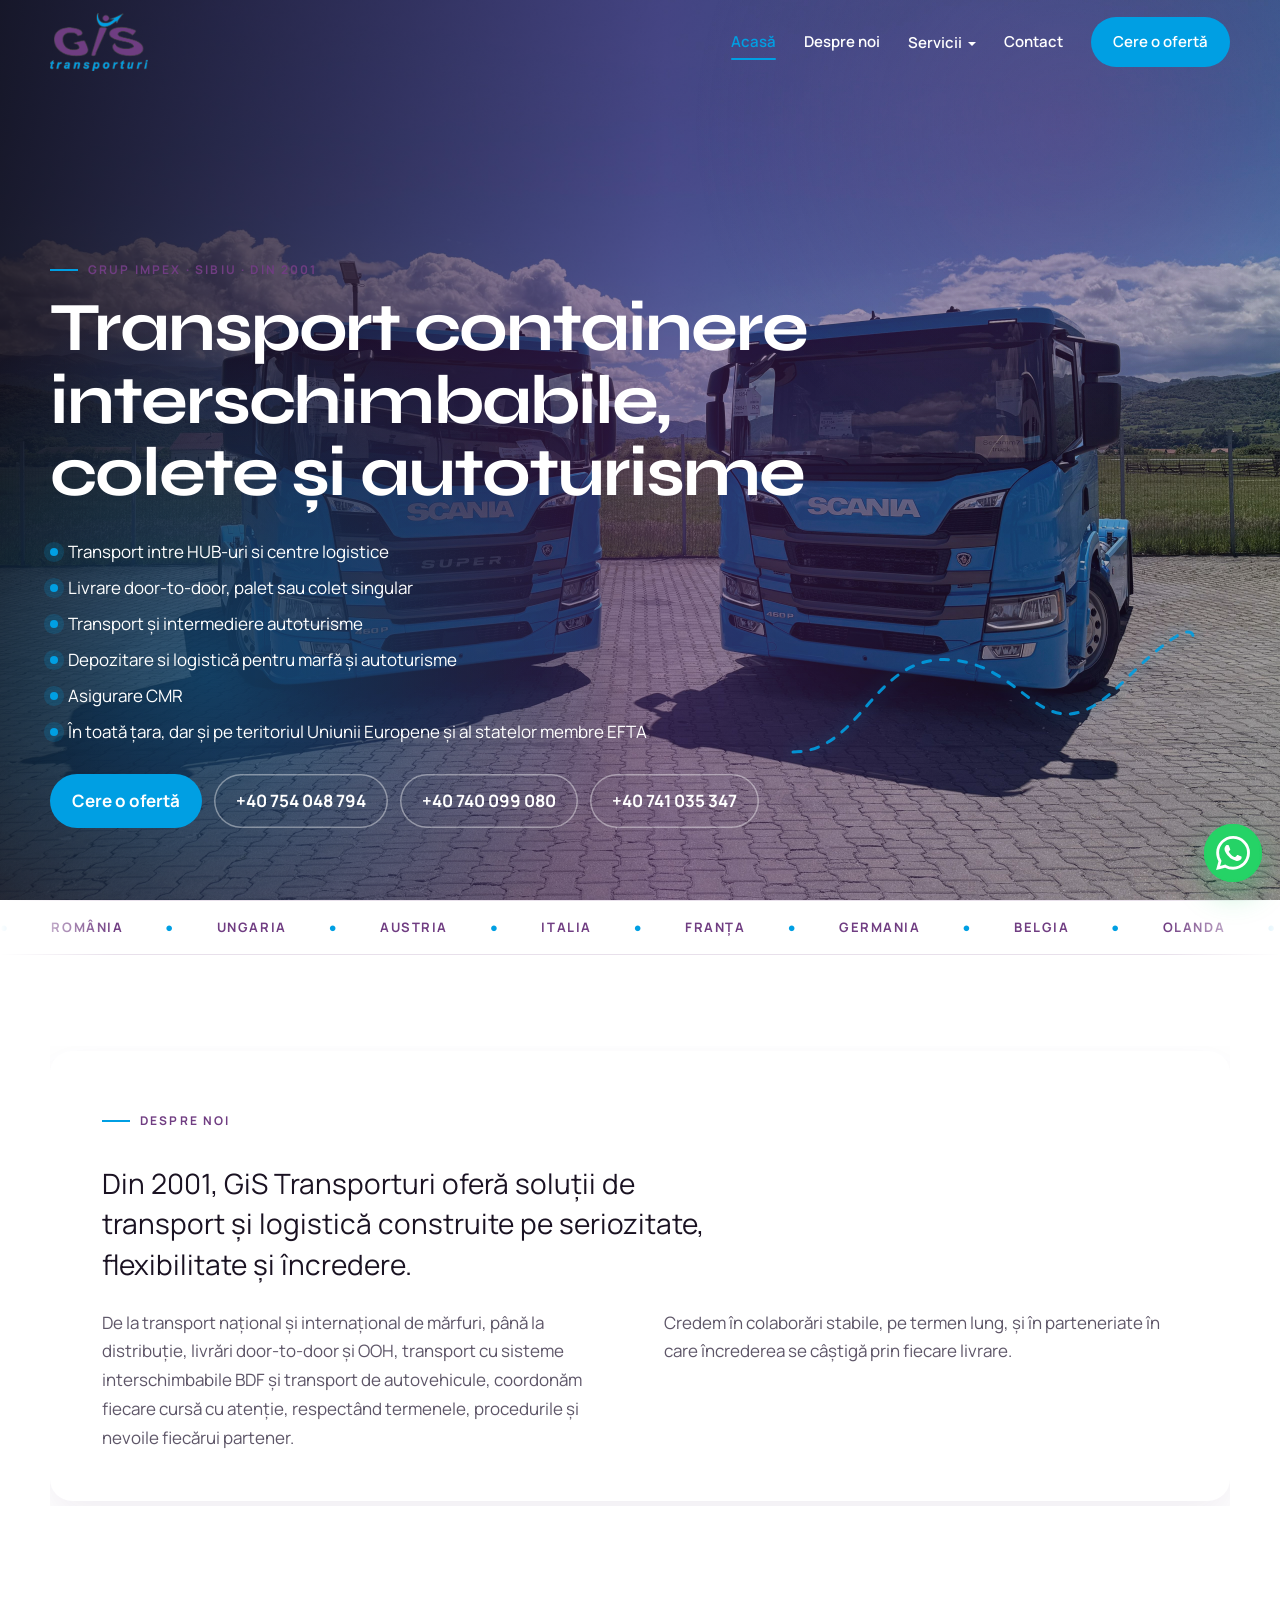
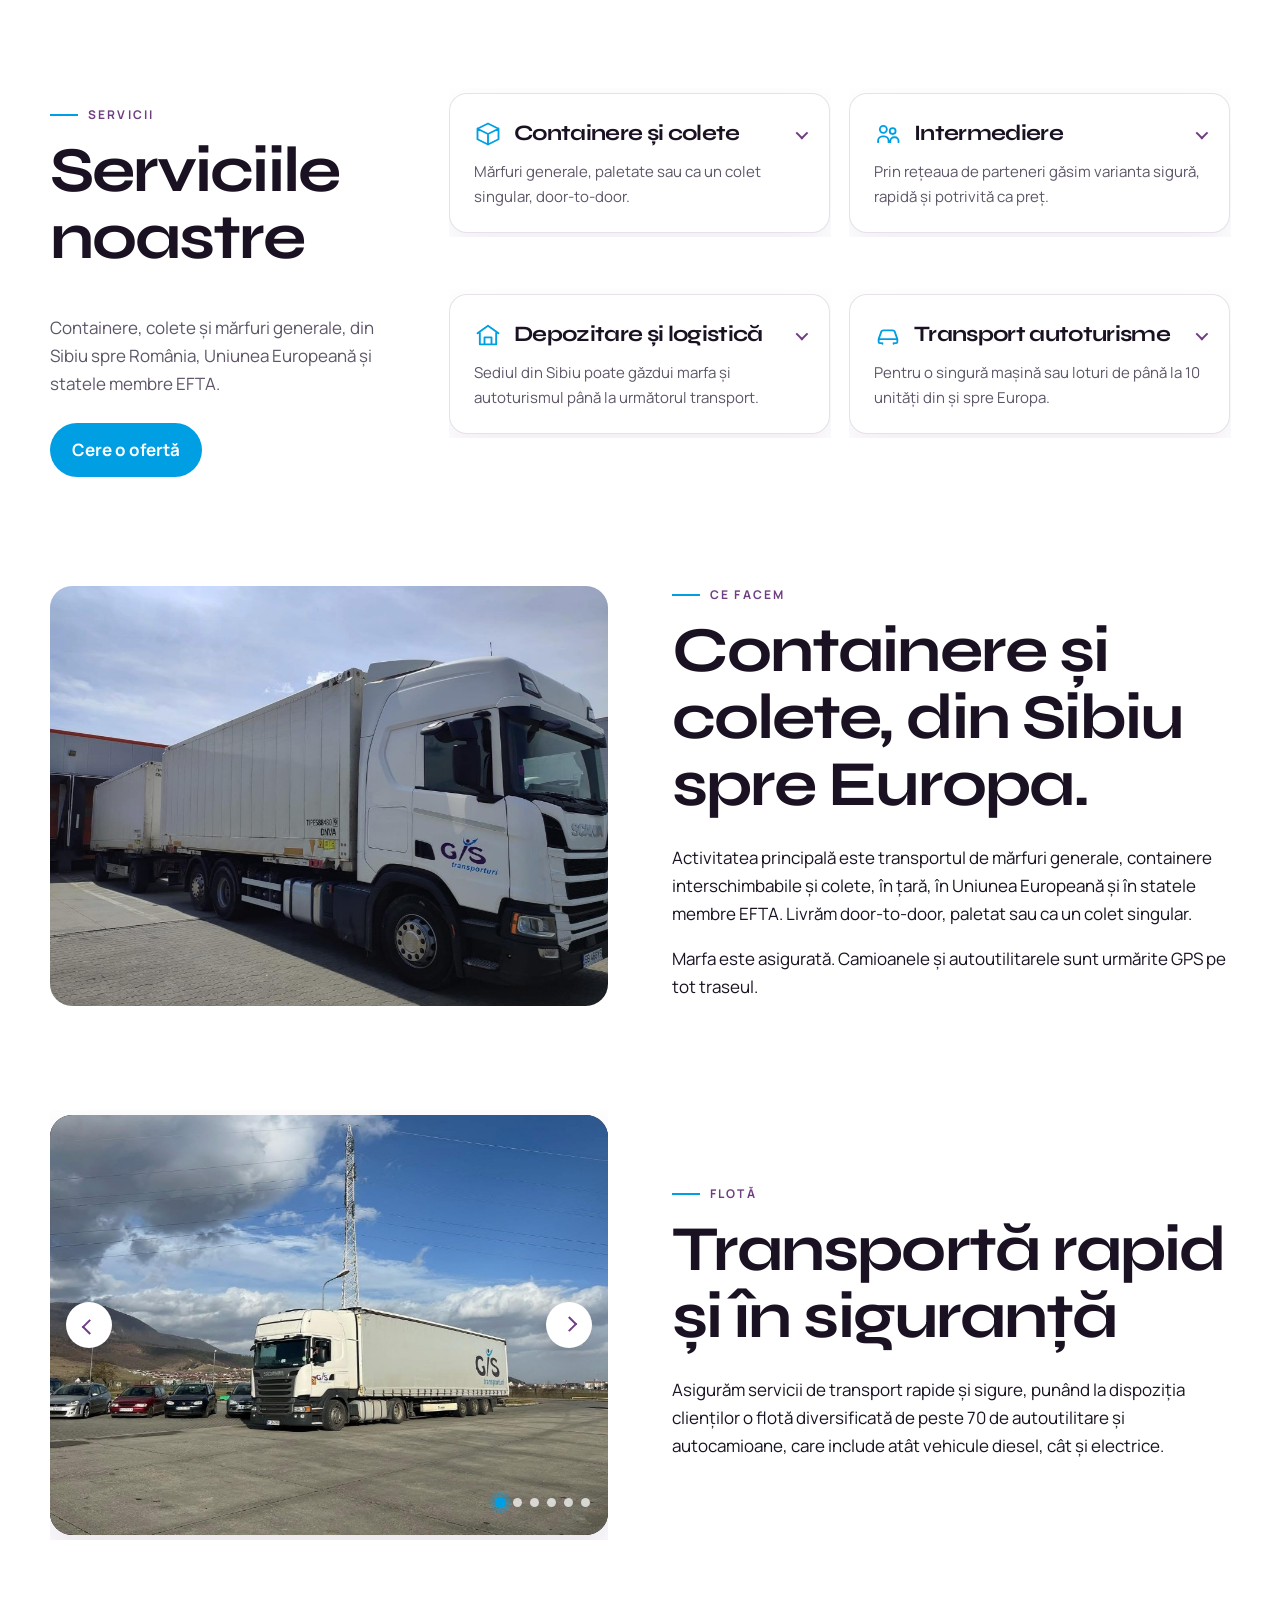
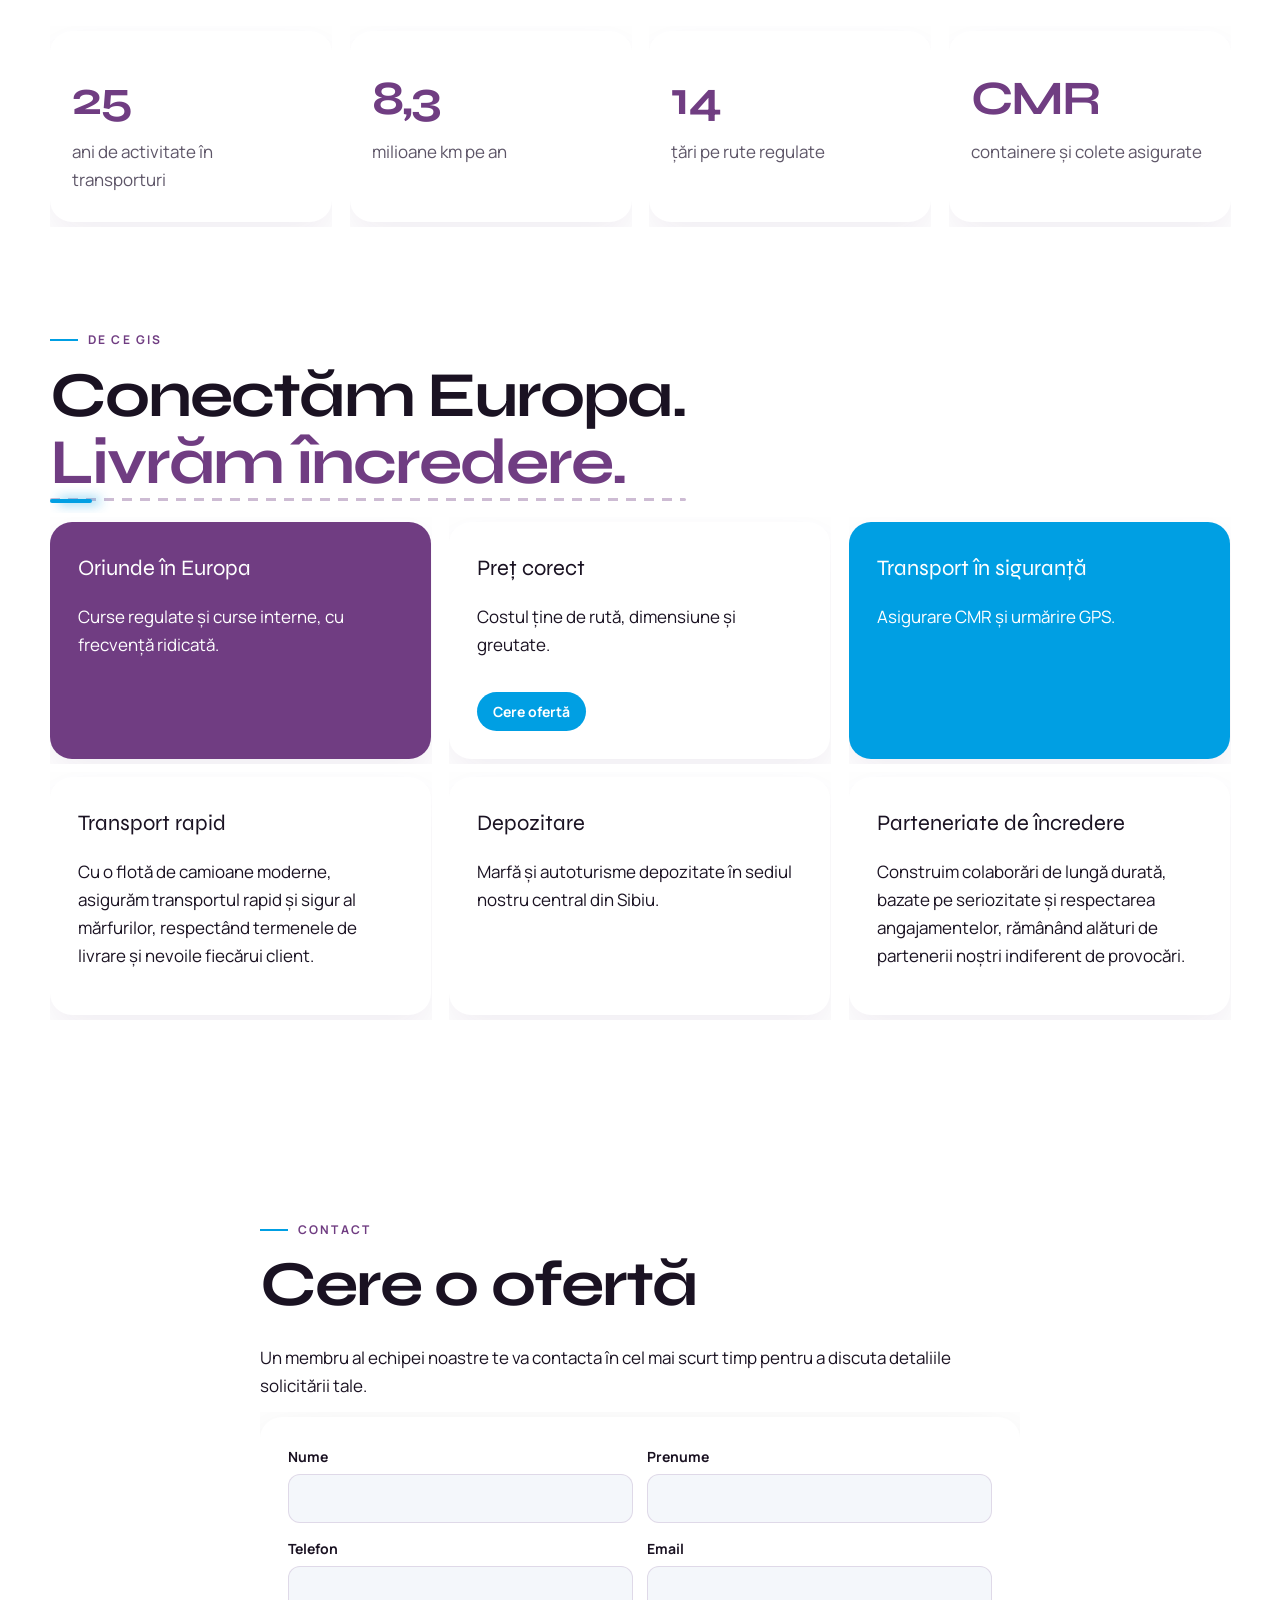
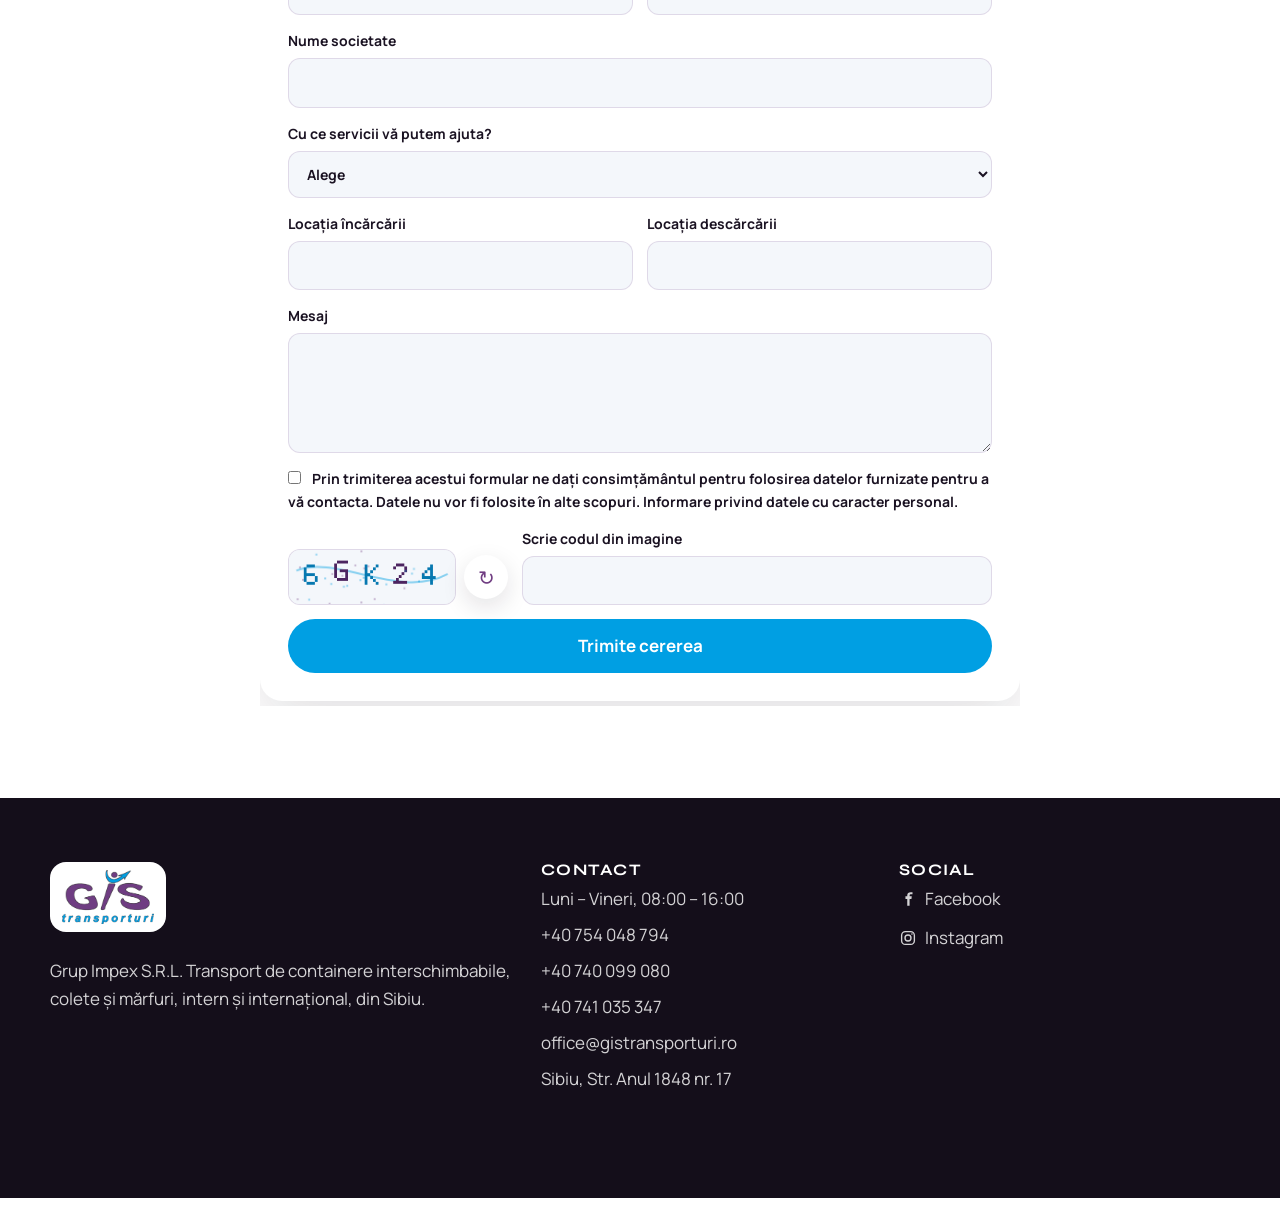
<file: index.html>
<!DOCTYPE html>
<html lang="ro">
<head>
  <meta charset="utf-8">
  <meta http-equiv="Cache-Control" content="no-cache, no-store, must-revalidate">
  <meta http-equiv="Pragma" content="no-cache">
  <meta http-equiv="Expires" content="0">
  <script>
  (function () {
    if (location.hash && "scrollRestoration" in history) {
      history.scrollRestoration = "manual";
      scrollTo(0, 0);
    }
    var build = "20260928ad";
    fetch("/version.txt", { cache: "no-store" }).then(function (r) {
      return r.ok ? r.text() : "";
    }).then(function (text) {
      var remote = (text || "").trim();
      if (!remote || remote === build || location.search.indexOf("v=" + remote) !== -1) return;
      location.replace(location.pathname + location.search + (location.search ? "&" : "?") + "v=" + remote + location.hash);
    }).catch(function () {});
  })();
  </script>
  <meta name="viewport" content="width=device-width, initial-scale=1">
  <title>Acasă - GIS Transporturi</title>
  <meta name="description" content="Transport de containere și colete în România, Uniunea Europeană și statele membre EFTA. Grup Impex S.R.L., Sibiu.">
  <link rel="icon" href="/assets/img/favicon.png">
  <link rel="preconnect" href="https://fonts.googleapis.com">
  <link rel="preconnect" href="https://fonts.gstatic.com" crossorigin>
  <link href="https://fonts.googleapis.com/css2?family=Manrope:wght@400;500;600;700;800&family=Syne:wght@600;700;800&display=swap" rel="stylesheet">
  <link rel="stylesheet" href="/assets/css/styles.css?v=20260928ad">
</head>
<body class="home">
<header class="site-header">
  <div class="header-inner">
    <a class="logo" href="/"><img src="/assets/img/logo.png" alt="GIS Transporturi"></a>
    <button class="menu-toggle" aria-label="Meniu" aria-expanded="false"><span></span></button>
    <nav class="nav">
<a href="/" class="active">Acasă</a>
<a href="/#despre-noi">Despre noi</a>
<div class="nav-drop">
  <a href="/#servicii">Servicii</a>
  <menu>
    <li><a href="/#containere">Containere și colete</a></li>
    <li><a href="/#autoturisme">Transport autoturisme</a></li>
    <li><a href="/#intermediere">Intermediere</a></li>
    <li><a href="/#depozitare">Depozitare și logistică</a></li>
  </menu>
</div>
<a href="/#oferta">Contact</a>
<a class="btn" href="/#oferta">Cere o ofertă</a>
</nav>
  </div>
</header>

<section class="hero">
  <div class="hero-media"><img src="/assets/img/scania-pair.jpg?v=20260928ad" alt="Două camioane Scania GIS"></div>
  <svg class="route" viewBox="0 0 420 180" aria-hidden="true"><path d="M10 140 C 80 140, 90 40, 170 48 S 260 150, 340 70 410 30 410 30"/></svg>
  <div class="hero-copy">
    <p class="eyebrow reveal">Grup Impex · Sibiu · din 2001</p>
    <h1 class="hero-title">Transport containere<br>interschimbabile,<br>colete și autoturisme</h1>
    <ul class="checks reveal d3">
      <li>Transport intre HUB-uri si centre logistice</li>
      <li>Livrare door-to-door, palet sau colet singular</li>
      <li>Transport și intermediere autoturisme</li>
      <li>Depozitare si logistică pentru marfă și autoturisme</li>
      <li>Asigurare CMR</li>
      <li>În toată țara, dar și pe teritoriul Uniunii Europene și al statelor membre EFTA</li>
    </ul>
    <div class="hero-actions reveal d4">
      <a class="btn" href="#oferta">Cere o ofertă</a>
      <a class="btn ghost" href="tel:+40754048794" style="color:white;box-shadow:inset 0 0 0 1.5px rgba(255,255,255,.4)">+40 754 048 794</a>
      <a class="btn ghost" href="tel:+40740099080" style="color:white;box-shadow:inset 0 0 0 1.5px rgba(255,255,255,.4)">+40 740 099 080</a>
      <a class="btn ghost" href="tel:+40741035347" style="color:white;box-shadow:inset 0 0 0 1.5px rgba(255,255,255,.4)">+40 741 035 347</a>
    </div>
  </div>
</section>
<div class="marquee" aria-hidden="true"><div class="marquee-track">
  <span>România</span><span>Ungaria</span><span>Austria</span><span>Italia</span><span>Franța</span><span>Germania</span><span>Belgia</span><span>Olanda</span><span>Danemarca</span><span>Cehia</span><span>Slovacia</span><span>Slovenia</span><span>Polonia</span><span>Lituania</span>
  <span>România</span><span>Ungaria</span><span>Austria</span><span>Italia</span><span>Franța</span><span>Germania</span><span>Belgia</span><span>Olanda</span><span>Danemarca</span><span>Cehia</span><span>Slovacia</span><span>Slovenia</span><span>Polonia</span><span>Lituania</span>
</div></div>
<section class="section" id="despre-noi">
  <div class="wrap">
    <article class="about-intro inview">
      <p class="eyebrow">Despre noi</p>
      <p class="lead">Din 2001, GiS Transporturi oferă soluții de transport și logistică construite pe seriozitate, flexibilitate și încredere.</p>
      <p>De la transport național și internațional de mărfuri, până la distribuție, livrări door-to-door și OOH, transport cu sisteme interschimbabile BDF și transport de autovehicule, coordonăm fiecare cursă cu atenție, respectând termenele, procedurile și nevoile fiecărui partener.</p>
      <p>Credem în colaborări stabile, pe termen lung, și în parteneriate în care încrederea se câștigă prin fiecare livrare.</p>
    </article>
  </div>
</section>
<section class="section" id="servicii">
  <div class="wrap service-board">
    <div class="service-board-intro inview">
      <p class="eyebrow">Servicii</p>
      <h2>Serviciile noastre</h2>
      <p>Containere, colete și mărfuri generale, din Sibiu spre România, Uniunea Europeană și statele membre EFTA.</p>
      <a class="btn" href="#oferta" data-serviciu="Transport mărfuri">Cere o ofertă</a>
    </div>
    <details class="offer-card inview" id="containere">
      <summary>
        <div class="offer-card-title">
          <svg viewBox="0 0 24 24" aria-hidden="true"><path d="M3 7.5 12 3l9 4.5M3 7.5V16.5L12 21l9-4.5V7.5M3 7.5 12 12l9-4.5M12 12v9"/></svg>
          <h3>Containere și colete</h3>
          <span class="offer-chevron" aria-hidden="true"></span>
        </div>
        <p>Mărfuri generale, paletate sau ca un colet singular, door-to-door.</p>
      </summary>
      <div class="offer-more"><div class="offer-panel"><div class="offer-panel-inner">
        <p>Marfa este asigurată. Camioanele au întreținere periodică, șoferi profesioniști și urmărire GPS pe tot traseul.</p>
        <a class="btn" href="#oferta" data-serviciu="Transport mărfuri">Cere o ofertă</a>
      </div></div></div>
    </details>
    <details class="offer-card inview" id="intermediere">
      <summary>
        <div class="offer-card-title">
          <svg viewBox="0 0 24 24" aria-hidden="true"><path d="M8 11a3 3 0 1 0 0-6 3 3 0 0 0 0 6Zm8 1a2.5 2.5 0 1 0 0-5 2.5 2.5 0 0 0 0 5ZM3.5 19v-1.2A3.8 3.8 0 0 1 7.3 14h1.4a3.8 3.8 0 0 1 3.8 3.8V19M14 19v-1a3.2 3.2 0 0 1 3.2-3.2H18a3 3 0 0 1 3 3V19"/></svg>
          <h3>Intermediere</h3>
          <span class="offer-chevron" aria-hidden="true"></span>
        </div>
        <p>Prin rețeaua de parteneri găsim varianta sigură, rapidă și potrivită ca preț.</p>
      </summary>
      <div class="offer-more"><div class="offer-panel"><div class="offer-panel-inner">
        <p>Marfa sau autovehiculul intermediat este asigurat prin polița societății.</p>
        <a class="btn" href="#oferta" data-serviciu="Intermediere transport mărfuri și autoturisme">Cere o ofertă</a>
      </div></div></div>
    </details>
    <details class="offer-card inview" id="depozitare">
      <summary>
        <div class="offer-card-title">
          <svg viewBox="0 0 24 24" aria-hidden="true"><path d="M3 10.5 12 4l9 6.5M5 10.2V20h14v-9.8M9 20v-6h6v6"/></svg>
          <h3>Depozitare și logistică</h3>
          <span class="offer-chevron" aria-hidden="true"></span>
        </div>
        <p>Sediul din Sibiu poate găzdui marfa și autoturismul până la următorul transport.</p>
      </summary>
      <div class="offer-more"><div class="offer-panel"><div class="offer-panel-inner">
        <p>Pentru mașini, pe durata depozitării verificăm și întreținem acumulatorul.</p>
        <a class="btn" href="#oferta" data-serviciu="Depozitare logistica">Cere o ofertă</a>
      </div></div></div>
    </details>
    <details class="offer-card inview" id="autoturisme">
      <summary>
        <div class="offer-card-title">
          <svg viewBox="0 0 24 24" aria-hidden="true"><path d="M4 15.5 6.2 9.2A2 2 0 0 1 8 8h8a2 2 0 0 1 1.8 1.2L20 15.5M4 15.5h16V18a1 1 0 0 1-1 1h-1.2M4 15.5V18a1 1 0 0 0 1 1h1.2M7.2 19v.5M16.8 19v.5M7 15.5h.01M17 15.5h.01"/></svg>
          <h3>Transport autoturisme</h3>
          <span class="offer-chevron" aria-hidden="true"></span>
        </div>
        <p>Pentru o singură mașină sau loturi de până la 10 unități din și spre Europa.</p>
      </summary>
      <div class="offer-more"><div class="offer-panel"><div class="offer-panel-inner">
        <p>Transportul pe platformă se face în siguranță, cu structuri profesionale.</p>
        <a class="btn" href="#oferta" data-serviciu="Transport autoturisme">Cere o ofertă</a>
      </div></div></div>
    </details>
  </div>
</section>
<section class="section" id="ce-facem" style="padding-top:0">
  <div class="wrap split">
    <div class="frame inview">
      <img src="/assets/img/containers.jpg" alt="Camion GIS cu containere">
    </div>
    <div class="inview">
      <p class="eyebrow">Ce facem</p>
      <h2>Containere și colete, din Sibiu spre Europa.</h2>
      <p>Activitatea principală este transportul de mărfuri generale, containere interschimbabile și colete, în țară, în Uniunea Europeană și în statele membre EFTA. Livrăm door-to-door, paletat sau ca un colet singular.</p>
      <p>Marfa este asigurată. Camioanele și autoutilitarele sunt urmărite GPS pe tot traseul.</p>
    </div>
  </div>
</section>
<section class="section" style="padding-top:0">
  <div class="wrap split fleet-split">
    <div class="fleet-show inview" data-fleet-show>
      <div class="fleet-stage">
        <img class="is-on" src="/assets/img/fleet-01.jpg" alt="Camion GIS cu semiremorcă">
        <img src="/assets/img/fleet-02.jpg" alt="Platforme GIS pentru autoturisme">
        <img src="/assets/img/fleet-03.jpg" alt="Autoutilitare GIS">
        <img src="/assets/img/fleet-04.jpg" alt="Capete tractor Scania GIS">
        <img src="/assets/img/fleet-05.jpg" alt="Camion GIS cu prelată">
        <img src="/assets/img/fleet-06.jpg" alt="Camion GIS cu containere">
        <button type="button" class="fleet-prev" aria-label="Fotografia anterioară"></button>
        <button type="button" class="fleet-next" aria-label="Fotografia următoare"></button>
        <div class="fleet-dots">
          <button type="button" class="is-on" aria-label="Fotografia 1" aria-current="true"></button>
          <button type="button" aria-label="Fotografia 2"></button>
          <button type="button" aria-label="Fotografia 3"></button>
          <button type="button" aria-label="Fotografia 4"></button>
          <button type="button" aria-label="Fotografia 5"></button>
          <button type="button" aria-label="Fotografia 6"></button>
        </div>
      </div>
    </div>
    <div class="inview">
      <p class="eyebrow">Flotă</p>
      <h2>Transportă rapid și în siguranță</h2>
      <p>Asigurăm servicii de transport rapide și sigure, punând la dispoziția clienților o flotă diversificată de peste 70 de autoutilitare și autocamioane, care include atât vehicule diesel, cât și electrice.</p>
    </div>
  </div>
</section>
<section class="section" style="padding-top:0">
  <div class="wrap">
    <div class="stats">
      <div class="stat inview"><b data-since="2001-08">0</b><span>ani de activitate în transporturi</span></div>
      <div class="stat inview"><b>8,3</b><span>milioane km pe an</span></div>
      <div class="stat inview"><b data-count="14">0</b><span>țări pe rute regulate</span></div>
      <div class="stat inview"><b>CMR</b><span>containere și colete asigurate</span></div>
    </div>
  </div>
</section>
<section class="section" style="padding-top:0">
  <div class="wrap">
    <p class="eyebrow">De ce GIS</p>
    <h2 class="calm-title">Conectăm Europa.<br><span>Livrăm încredere.</span></h2>
    <div class="reasons">
      <article class="reason inview"><em>Oriunde în Europa</em><p>Curse regulate și curse interne, cu frecvență ridicată.</p></article>
      <article class="reason inview"><em>Preț corect</em><p>Costul ține de rută, dimensiune și greutate.</p><a class="reason-link" href="#oferta">Cere ofertă</a></article>
      <article class="reason inview"><em>Transport în siguranță</em><p>Asigurare CMR și urmărire GPS.</p></article>
      <article class="reason inview"><em>Transport rapid</em><p>Cu o flotă de camioane moderne, asigurăm transportul rapid și sigur al mărfurilor, respectând termenele de livrare și nevoile fiecărui client.</p></article>
      <article class="reason inview"><em>Depozitare</em><p>Marfă și autoturisme depozitate în sediul nostru central din Sibiu.</p></article>
      <article class="reason inview"><em>Parteneriate de încredere</em><p>Construim colaborări de lungă durată, bazate pe seriozitate și respectarea angajamentelor, rămânând alături de partenerii noștri indiferent de provocări.</p></article>
    </div>
  </div>
</section>
<section class="section" id="oferta">
  <div class="wrap" style="max-width:760px">
    <p class="eyebrow">Contact</p>
    <h2>Cere o ofertă</h2>
    <p>Un membru al echipei noastre te va contacta în cel mai scurt timp pentru a discuta detaliile solicitării tale.</p>
    <form class="form" data-service-form>
      <p class="form-ok">Cererea a fost trimisă. Revenim în cel mai scurt timp.</p>
      <input class="hp" type="text" name="company" tabindex="-1" autocomplete="off">
      <div class="row">
        <label>Nume<input name="nume" required></label>
        <label>Prenume<input name="prenume" required></label>
      </div>
      <div class="row">
        <label>Telefon<input name="telefon" required></label>
        <label>Email<input type="email" name="email"></label>
      </div>
      <label>Nume societate<input name="societate"></label>
      <label>Cu ce servicii vă putem ajuta?
        <select name="serviciu" required>
          <option value="">Alege</option>
          <option value="Transport mărfuri">Containere și colete</option>
          <option>Transport autoturisme</option>
          <option>Intermediere transport mărfuri și autoturisme</option>
          <option>Depozitare logistica</option>
        </select>
      </label>
      <div class="row">
        <label>Locația încărcării<input name="incarcare"></label>
        <label>Locația descărcării<input name="descarcare"></label>
      </div>
      <div data-for="auto" hidden>
        <div class="row">
          <label>Modelul autoturismului<input name="model"></label>
          <label>Număr de autoturisme<input name="numar_auto"></label>
        </div>
        <label>Starea autoturismului
          <select name="stare"><option value="">Alege</option><option>funcțional</option><option>nefuncțional</option></select>
        </label>
      </div>
      <div data-for="marfa" hidden>
        <div class="row">
          <label>Număr de paleți<input name="paleti"></label>
          <label>Volumul paleților<input name="volum"></label>
        </div>
        <label>Greutatea paleților<input name="greutate"></label>
      </div>
      <label>Mesaj<textarea name="mesaj" required></textarea></label>
      <label class="checkline"><input type="checkbox" required> Prin trimiterea acestui formular ne dați consimțământul pentru folosirea datelor furnizate pentru a vă contacta. Datele nu vor fi folosite în alte scopuri. <a href="/declaratie-privind-datele-cu-caracter-personal/">Informare privind datele cu caracter personal</a>.</label>
      <button class="btn" type="submit">Trimite cererea</button>
    </form>
  </div>
</section>


<footer class="site-footer">
  <div class="wrap foot-grid">
    <div>
      <a class="logo-pill" href="/"><img src="/assets/img/logo.png" alt="GIS Transporturi"></a>
      <p>Grup Impex S.R.L. Transport de containere interschimbabile, colete și mărfuri, intern și internațional, din Sibiu.</p>
    </div>
    <div>
      <h3>Contact</h3>
      <ul>
        <li>Luni – Vineri, 08:00 – 16:00</li>
        <li><a href="tel:+40754048794">+40 754 048 794</a></li>
        <li><a href="tel:+40740099080">+40 740 099 080</a></li>
        <li><a href="tel:+40741035347">+40 741 035 347</a></li>
        <li><a href="mailto:office@gistransporturi.ro">office@gistransporturi.ro</a></li>
        <li>Sibiu, Str. Anul 1848 nr. 17</li>
      </ul>
    </div>
    <div>
      <h3>Social</h3>
      <ul>
        <li><a href="https://www.facebook.com/GIStransporturi/" target="_blank" rel="noreferrer"><svg viewBox="0 0 24 24" width="18" height="18" aria-hidden="true"><path fill="currentColor" d="M14.2 8.4V6.8c0-.9.5-1.3 1.4-1.3H18V3h-2.3C12.6 3 11 4.5 11 7v1.4H8.6V12H11v9h3.1v-9h2.5l.4-3.6h-2.9z"/></svg>Facebook</a></li>
        <li><a href="https://www.instagram.com/grupimpexsrl/" target="_blank" rel="noreferrer"><svg viewBox="0 0 24 24" width="18" height="18" aria-hidden="true"><rect x="3.5" y="3.5" width="17" height="17" rx="5" fill="none" stroke="currentColor" stroke-width="1.8"/><circle cx="12" cy="12" r="4" fill="none" stroke="currentColor" stroke-width="1.8"/><circle cx="17.3" cy="6.7" r="1.1" fill="currentColor"/></svg>Instagram</a></li>
      </ul>
    </div>
  </div>
  <div class="wrap legal-row">
    <a href="/gdpr/">GDPR</a>
    <a href="/declaratie-privind-datele-cu-caracter-personal/">Date personale</a>
    <a href="/politica-privind-cookie-urile-ue/">Cookie-uri</a>
    <a href="/termeni-si-conditii/">Termeni</a>
    <a href="/politica-de-confidentialitate/">Confidențialitate</a>
    <span>© Grup Impex S.R.L.</span>
  </div>
</footer>
<a class="wa" href="https://wa.me/40754048794" aria-label="WhatsApp" target="_blank" rel="noreferrer">
  <svg viewBox="0 0 24 24" aria-hidden="true"><path fill-rule="evenodd" d="M17.472 14.382c-.297-.149-1.758-.867-2.03-.967-.273-.099-.471-.148-.67.15-.197.297-.767.966-.94 1.164-.173.199-.347.223-.644.075-.297-.15-1.255-.463-2.39-1.475-.883-.788-1.48-1.761-1.653-2.059-.173-.297-.018-.458.13-.606.134-.133.298-.347.446-.52.149-.174.198-.298.298-.497.099-.198.05-.371-.025-.52-.075-.149-.669-1.612-.916-2.207-.242-.579-.487-.5-.669-.51-.173-.008-.371-.01-.57-.01-.198 0-.52.074-.792.372-.272.297-1.04 1.016-1.04 2.479 0 1.462 1.065 2.875 1.213 3.074.149.198 2.096 3.2 5.077 4.487.709.306 1.262.489 1.694.625.712.227 1.36.195 1.871.118.571-.085 1.758-.719 2.006-1.413.248-.694.248-1.289.173-1.413-.074-.124-.272-.198-.57-.347m-5.421 7.403h-.004a9.87 9.87 0 01-5.031-1.378l-.361-.214-3.741.982.998-3.648-.235-.374a9.86 9.86 0 01-1.51-5.26c.001-5.45 4.436-9.884 9.888-9.884 2.64 0 5.122 1.03 6.988 2.898a9.825 9.825 0 012.893 6.994c-.003 5.45-4.435 9.884-9.885 9.884m8.413-18.297A11.815 11.815 0 0012.05 0C5.495 0 .16 5.335.157 11.892c0 2.096.547 4.142 1.588 5.945L.057 24l6.305-1.654a11.882 11.882 0 005.683 1.448h.005c6.554 0 11.89-5.335 11.893-11.893a11.821 11.821 0 00-3.48-8.413z"/></svg>
</a>

<script src="/assets/js/main.js?v=20260928ad"></script>
</body>
</html>
</file>
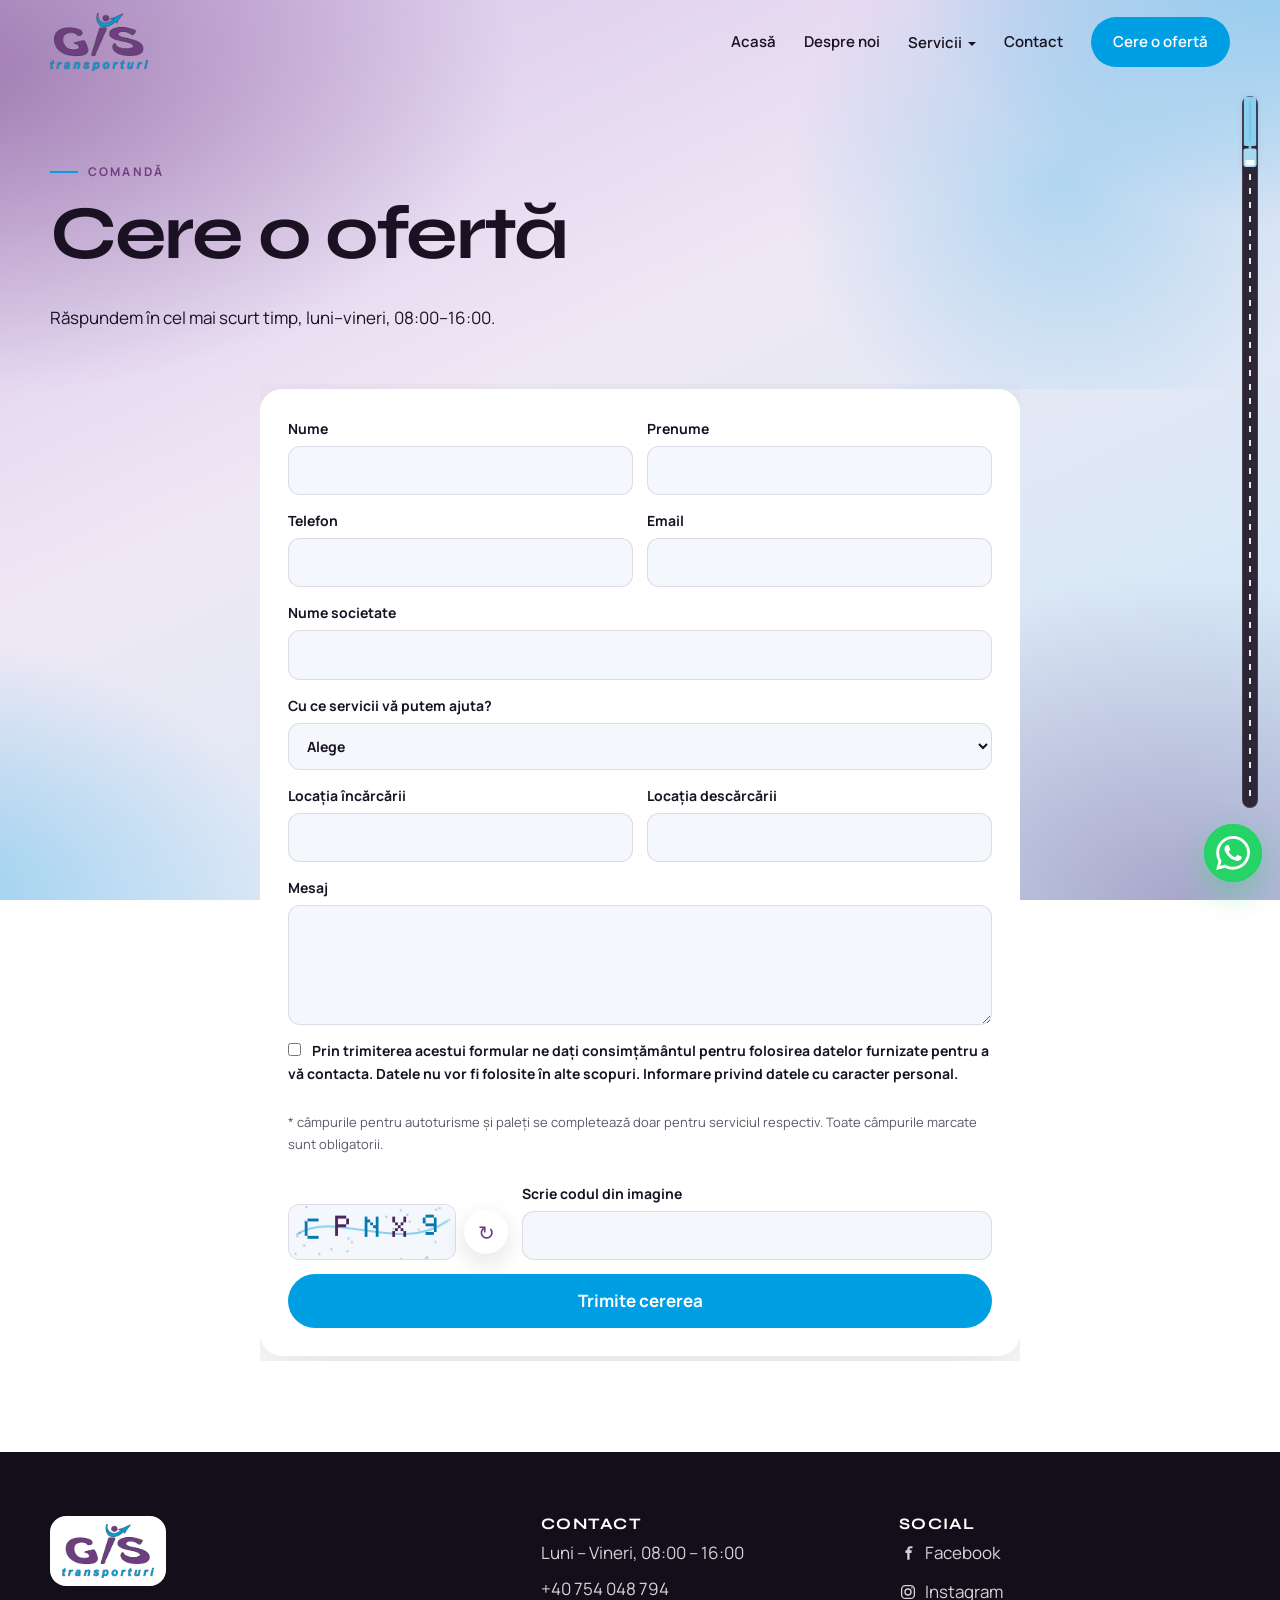
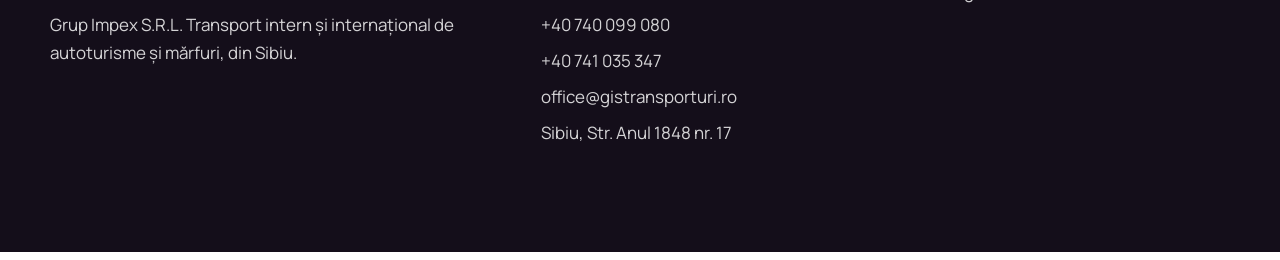
<file: comanda-oferta/index.html>
<!DOCTYPE html>
<html lang="ro">
<head>
  <meta charset="utf-8">
  <meta http-equiv="Cache-Control" content="no-cache, no-store, must-revalidate">
  <meta http-equiv="Pragma" content="no-cache">
  <meta http-equiv="Expires" content="0">
  <script>
  (function () {
    var build = "20260928ad";
    fetch("/version.txt", { cache: "no-store" }).then(function (r) {
      return r.ok ? r.text() : "";
    }).then(function (text) {
      var remote = (text || "").trim();
      if (!remote || remote === build || location.search.indexOf("v=" + remote) !== -1) return;
      location.replace(location.pathname + location.search + (location.search ? "&" : "?") + "v=" + remote + location.hash);
    }).catch(function () {});
  })();
  </script>
  <meta name="viewport" content="width=device-width, initial-scale=1">
  <title>Comandă / Ofertă - GIS Transporturi</title>
  <meta name="description" content="Cere o ofertă de transport sau depozitare.">
  <link rel="icon" href="/assets/img/favicon.png">
  <link rel="preconnect" href="https://fonts.googleapis.com">
  <link rel="preconnect" href="https://fonts.gstatic.com" crossorigin>
  <link href="https://fonts.googleapis.com/css2?family=Manrope:wght@400;500;600;700;800&family=Syne:wght@600;700;800&display=swap" rel="stylesheet">
  <link rel="stylesheet" href="/assets/css/styles.css?v=20260928ad">
</head>
<body>
<header class="site-header">
  <div class="header-inner">
    <a class="logo" href="/"><img src="/assets/img/logo.png" alt="GIS Transporturi"></a>
    <button class="menu-toggle" aria-label="Meniu" aria-expanded="false"><span></span></button>
    <nav class="nav">
<a href="/">Acasă</a>
<a href="/#despre-noi">Despre noi</a>
<div class="nav-drop">
  <a href="/#servicii">Servicii</a>
  <menu>
    <li><a href="/#containere">Containere și colete</a></li>
    <li><a href="/#autoturisme">Transport autoturisme</a></li>
    <li><a href="/#intermediere">Intermediere</a></li>
    <li><a href="/#depozitare">Depozitare și logistică</a></li>
  </menu>
</div>
<a href="/#oferta">Contact</a>
<a class="btn" href="/#oferta">Cere o ofertă</a>
</nav>
  </div>
</header>

<section class="page-hero"><div class="wrap">
  <p class="eyebrow">Comandă</p>
  <h1>Cere o ofertă</h1>
  <p>Răspundem în cel mai scurt timp, luni–vineri, 08:00–16:00.</p>
</div></section>
<section class="section" style="padding-top:0"><div class="wrap" style="max-width:760px">
<form class="form" data-service-form>
  <p class="form-ok">Cererea a fost trimisă. Revenim în cel mai scurt timp.</p>
  <input class="hp" type="text" name="company" tabindex="-1" autocomplete="off">
  <div class="row">
    <label>Nume<input name="nume" required></label>
    <label>Prenume<input name="prenume" required></label>
  </div>
  <div class="row">
    <label>Telefon<input name="telefon" required></label>
    <label>Email<input type="email" name="email"></label>
  </div>
  <label>Nume societate<input name="societate"></label>
  <label>Cu ce servicii vă putem ajuta?
    <select name="serviciu" required>
      <option value="">Alege</option>
      <option>Transport mărfuri</option>
      <option>Transport autoturisme</option>
      <option>Intermediere transport mărfuri și autoturisme</option>
      <option>Depozitare logistica</option>
    </select>
  </label>
  <div class="row">
    <label>Locația încărcării<input name="incarcare"></label>
    <label>Locația descărcării<input name="descarcare"></label>
  </div>
  <div data-for="auto" hidden>
    <div class="row">
      <label>Modelul autoturismului<input name="model"></label>
      <label>Număr de autoturisme<input name="numar_auto"></label>
    </div>
    <label>Starea autoturismului
      <select name="stare"><option value="">Alege</option><option>funcțional</option><option>nefuncțional</option></select>
    </label>
  </div>
  <div data-for="marfa" hidden>
    <div class="row">
      <label>Număr de paleți<input name="paleti"></label>
      <label>Volumul paleților<input name="volum"></label>
    </div>
    <label>Greutatea paleților<input name="greutate"></label>
  </div>
  
  <label>Mesaj<textarea name="mesaj" required></textarea></label>
  <label class="checkline"><input type="checkbox" required> Prin trimiterea acestui formular ne dați consimțământul pentru folosirea datelor furnizate pentru a vă contacta. Datele nu vor fi folosite în alte scopuri. <a href="/declaratie-privind-datele-cu-caracter-personal/">Informare privind datele cu caracter personal</a>.</label>
  <p class="note">* câmpurile pentru autoturisme și paleți se completează doar pentru serviciul respectiv. Toate câmpurile marcate sunt obligatorii.</p>
  <button class="btn" type="submit">Trimite cererea</button>
</form>
</div></section>


<footer class="site-footer">
  <div class="wrap foot-grid">
    <div>
      <a class="logo-pill" href="/"><img src="/assets/img/logo.png" alt="GIS Transporturi"></a>
      <p>Grup Impex S.R.L. Transport intern și internațional de autoturisme și mărfuri, din Sibiu.</p>
    </div>
    <div>
      <h3>Contact</h3>
      <ul>
        <li>Luni – Vineri, 08:00 – 16:00</li>
        <li><a href="tel:+40754048794">+40 754 048 794</a></li>
        <li><a href="tel:+40740099080">+40 740 099 080</a></li>
        <li><a href="tel:+40741035347">+40 741 035 347</a></li>
        <li><a href="mailto:office@gistransporturi.ro">office@gistransporturi.ro</a></li>
        <li>Sibiu, Str. Anul 1848 nr. 17</li>
      </ul>
    </div>
    <div>
      <h3>Social</h3>
      <ul>
        <li><a href="https://www.facebook.com/GIStransporturi/" target="_blank" rel="noreferrer"><svg viewBox="0 0 24 24" width="18" height="18" aria-hidden="true"><path fill="currentColor" d="M14.2 8.4V6.8c0-.9.5-1.3 1.4-1.3H18V3h-2.3C12.6 3 11 4.5 11 7v1.4H8.6V12H11v9h3.1v-9h2.5l.4-3.6h-2.9z"/></svg>Facebook</a></li>
        <li><a href="https://www.instagram.com/grupimpexsrl/" target="_blank" rel="noreferrer"><svg viewBox="0 0 24 24" width="18" height="18" aria-hidden="true"><rect x="3.5" y="3.5" width="17" height="17" rx="5" fill="none" stroke="currentColor" stroke-width="1.8"/><circle cx="12" cy="12" r="4" fill="none" stroke="currentColor" stroke-width="1.8"/><circle cx="17.3" cy="6.7" r="1.1" fill="currentColor"/></svg>Instagram</a></li>
      </ul>
    </div>
  </div>
  <div class="wrap legal-row">
    <a href="/gdpr/">GDPR</a>
    <a href="/declaratie-privind-datele-cu-caracter-personal/">Date personale</a>
    <a href="/politica-privind-cookie-urile-ue/">Cookie-uri</a>
    <a href="/termeni-si-conditii/">Termeni</a>
    <a href="/politica-de-confidentialitate/">Confidențialitate</a>
    <span>© Grup Impex S.R.L.</span>
  </div>
</footer>
<a class="wa" href="https://wa.me/40754048794" aria-label="WhatsApp" target="_blank" rel="noreferrer">
  <svg viewBox="0 0 24 24" aria-hidden="true"><path fill-rule="evenodd" d="M17.472 14.382c-.297-.149-1.758-.867-2.03-.967-.273-.099-.471-.148-.67.15-.197.297-.767.966-.94 1.164-.173.199-.347.223-.644.075-.297-.15-1.255-.463-2.39-1.475-.883-.788-1.48-1.761-1.653-2.059-.173-.297-.018-.458.13-.606.134-.133.298-.347.446-.52.149-.174.198-.298.298-.497.099-.198.05-.371-.025-.52-.075-.149-.669-1.612-.916-2.207-.242-.579-.487-.5-.669-.51-.173-.008-.371-.01-.57-.01-.198 0-.52.074-.792.372-.272.297-1.04 1.016-1.04 2.479 0 1.462 1.065 2.875 1.213 3.074.149.198 2.096 3.2 5.077 4.487.709.306 1.262.489 1.694.625.712.227 1.36.195 1.871.118.571-.085 1.758-.719 2.006-1.413.248-.694.248-1.289.173-1.413-.074-.124-.272-.198-.57-.347m-5.421 7.403h-.004a9.87 9.87 0 01-5.031-1.378l-.361-.214-3.741.982.998-3.648-.235-.374a9.86 9.86 0 01-1.51-5.26c.001-5.45 4.436-9.884 9.888-9.884 2.64 0 5.122 1.03 6.988 2.898a9.825 9.825 0 012.893 6.994c-.003 5.45-4.435 9.884-9.885 9.884m8.413-18.297A11.815 11.815 0 0012.05 0C5.495 0 .16 5.335.157 11.892c0 2.096.547 4.142 1.588 5.945L.057 24l6.305-1.654a11.882 11.882 0 005.683 1.448h.005c6.554 0 11.89-5.335 11.893-11.893a11.821 11.821 0 00-3.48-8.413z"/></svg>
</a>

<script src="/assets/js/main.js?v=20260928ad"></script>
</body>
</html>
</file>
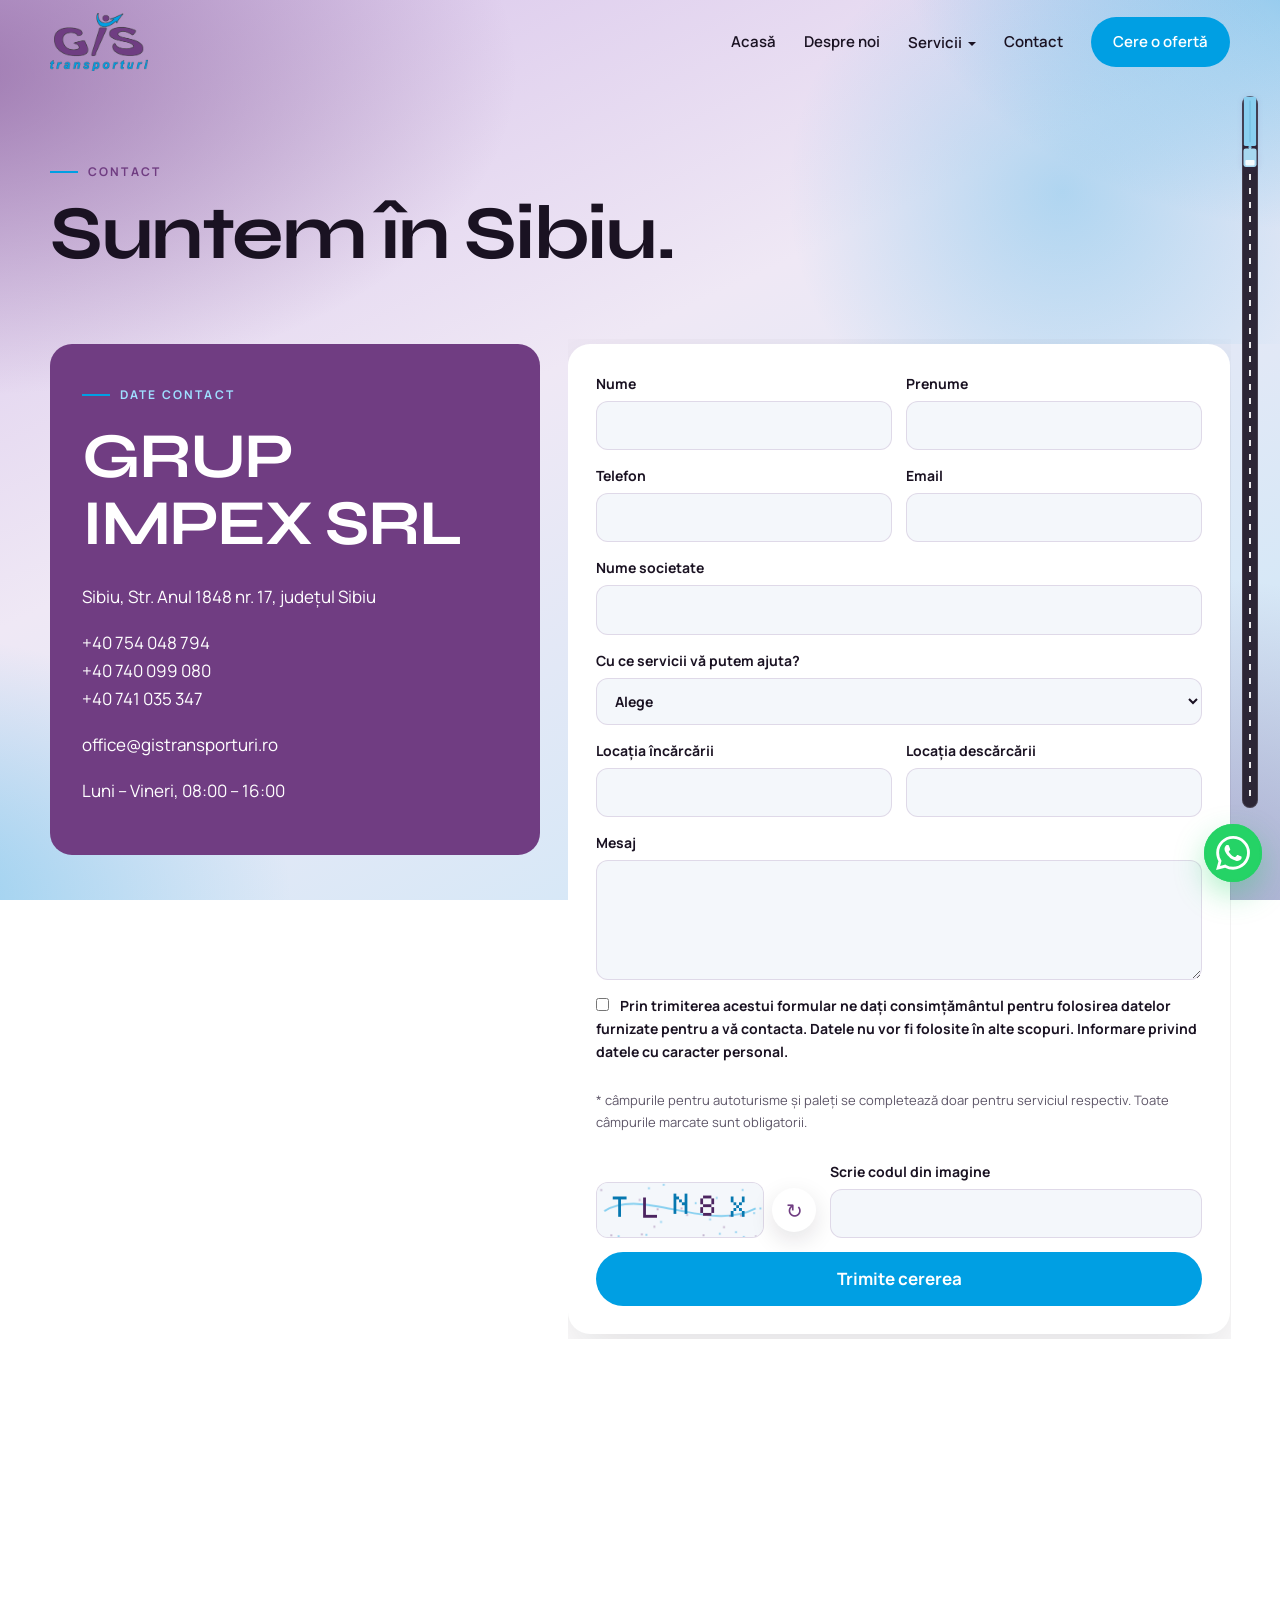
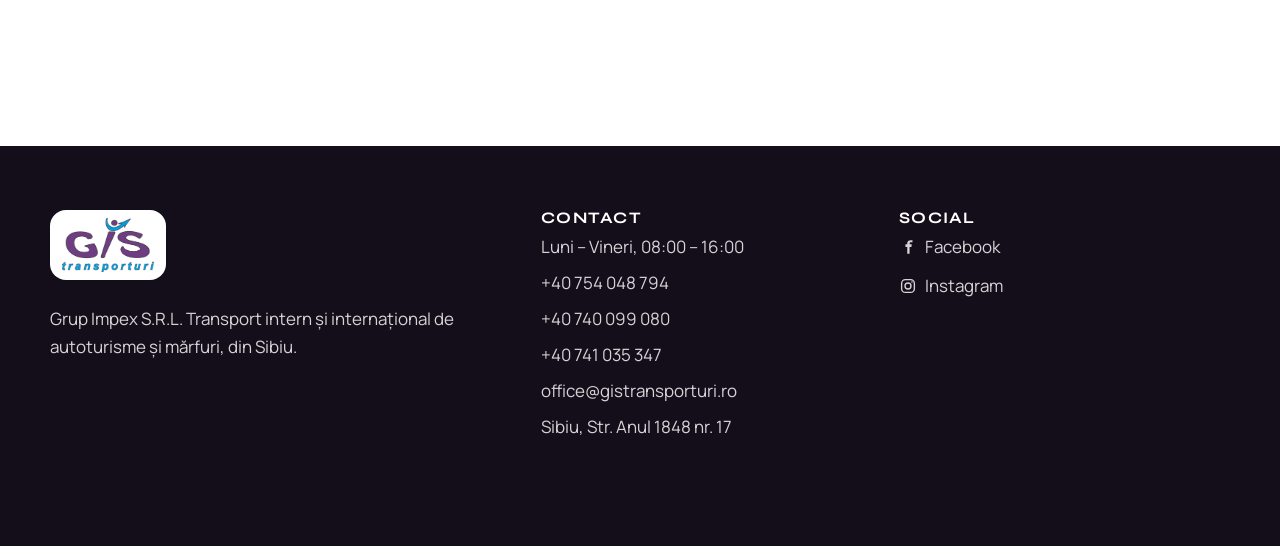
<file: contact/index.html>
<!DOCTYPE html>
<html lang="ro">
<head>
  <meta charset="utf-8">
  <meta http-equiv="Cache-Control" content="no-cache, no-store, must-revalidate">
  <meta http-equiv="Pragma" content="no-cache">
  <meta http-equiv="Expires" content="0">
  <script>
  (function () {
    var build = "20260928ad";
    fetch("/version.txt", { cache: "no-store" }).then(function (r) {
      return r.ok ? r.text() : "";
    }).then(function (text) {
      var remote = (text || "").trim();
      if (!remote || remote === build || location.search.indexOf("v=" + remote) !== -1) return;
      location.replace(location.pathname + location.search + (location.search ? "&" : "?") + "v=" + remote + location.hash);
    }).catch(function () {});
  })();
  </script>
  <meta name="viewport" content="width=device-width, initial-scale=1">
  <title>Contact - GIS Transporturi</title>
  <meta name="description" content="GRUP IMPEX SRL, Sibiu, Str. Anul 1848 nr. 17. Telefon +40 754 048 794.">
  <link rel="icon" href="/assets/img/favicon.png">
  <link rel="preconnect" href="https://fonts.googleapis.com">
  <link rel="preconnect" href="https://fonts.gstatic.com" crossorigin>
  <link href="https://fonts.googleapis.com/css2?family=Manrope:wght@400;500;600;700;800&family=Syne:wght@600;700;800&display=swap" rel="stylesheet">
  <link rel="stylesheet" href="/assets/css/styles.css?v=20260928ad">
</head>
<body>
<header class="site-header">
  <div class="header-inner">
    <a class="logo" href="/"><img src="/assets/img/logo.png" alt="GIS Transporturi"></a>
    <button class="menu-toggle" aria-label="Meniu" aria-expanded="false"><span></span></button>
    <nav class="nav">
<a href="/">Acasă</a>
<a href="/#despre-noi">Despre noi</a>
<div class="nav-drop">
  <a href="/#servicii">Servicii</a>
  <menu>
    <li><a href="/#containere">Containere și colete</a></li>
    <li><a href="/#autoturisme">Transport autoturisme</a></li>
    <li><a href="/#intermediere">Intermediere</a></li>
    <li><a href="/#depozitare">Depozitare și logistică</a></li>
  </menu>
</div>
<a href="/#oferta">Contact</a>
<a class="btn" href="/#oferta">Cere o ofertă</a>
</nav>
  </div>
</header>

<section class="page-hero"><div class="wrap">
  <p class="eyebrow">Contact</p>
  <h1>Suntem în Sibiu.</h1>
</div></section>
<section class="section" style="padding-top:0"><div class="wrap contact-grid">
  <div class="contact-card">
    <p class="eyebrow" style="color:#9fdfff">Date contact</p>
    <h2>GRUP IMPEX SRL</h2>
    <p>Sibiu, Str. Anul 1848 nr. 17, județul Sibiu</p>
    <p><a href="tel:+40754048794">+40 754 048 794</a><br><a href="tel:+40740099080">+40 740 099 080</a><br><a href="tel:+40741035347">+40 741 035 347</a></p>
    <p><a href="mailto:office@gistransporturi.ro">office@gistransporturi.ro</a></p>
    <p>Luni – Vineri, 08:00 – 16:00</p>
  </div>
  
<form class="form" data-service-form>
  <p class="form-ok">Cererea a fost trimisă. Revenim în cel mai scurt timp.</p>
  <input class="hp" type="text" name="company" tabindex="-1" autocomplete="off">
  <div class="row">
    <label>Nume<input name="nume" required></label>
    <label>Prenume<input name="prenume" required></label>
  </div>
  <div class="row">
    <label>Telefon<input name="telefon" required></label>
    <label>Email<input type="email" name="email"></label>
  </div>
  <label>Nume societate<input name="societate"></label>
  <label>Cu ce servicii vă putem ajuta?
    <select name="serviciu" required>
      <option value="">Alege</option>
      <option>Transport mărfuri</option>
      <option>Transport autoturisme</option>
      <option>Intermediere transport mărfuri și autoturisme</option>
      <option>Depozitare logistica</option>
    </select>
  </label>
  <div class="row">
    <label>Locația încărcării<input name="incarcare"></label>
    <label>Locația descărcării<input name="descarcare"></label>
  </div>
  <div data-for="auto" hidden>
    <div class="row">
      <label>Modelul autoturismului<input name="model"></label>
      <label>Număr de autoturisme<input name="numar_auto"></label>
    </div>
    <label>Starea autoturismului
      <select name="stare"><option value="">Alege</option><option>funcțional</option><option>nefuncțional</option></select>
    </label>
  </div>
  <div data-for="marfa" hidden>
    <div class="row">
      <label>Număr de paleți<input name="paleti"></label>
      <label>Volumul paleților<input name="volum"></label>
    </div>
    <label>Greutatea paleților<input name="greutate"></label>
  </div>
  
  <label>Mesaj<textarea name="mesaj" required></textarea></label>
  <label class="checkline"><input type="checkbox" required> Prin trimiterea acestui formular ne dați consimțământul pentru folosirea datelor furnizate pentru a vă contacta. Datele nu vor fi folosite în alte scopuri. <a href="/declaratie-privind-datele-cu-caracter-personal/">Informare privind datele cu caracter personal</a>.</label>
  <p class="note">* câmpurile pentru autoturisme și paleți se completează doar pentru serviciul respectiv. Toate câmpurile marcate sunt obligatorii.</p>
  <button class="btn" type="submit">Trimite cererea</button>
</form>

</div>
<div class="wrap" style="margin-top:28px">
  <iframe class="map" title="Sediu GIS Transporturi" src="https://maps.google.com/maps?q=Strada%20Anul%201848%2017%20Sibiu&z=15&output=embed" loading="lazy"></iframe>
</div>
</section>


<footer class="site-footer">
  <div class="wrap foot-grid">
    <div>
      <a class="logo-pill" href="/"><img src="/assets/img/logo.png" alt="GIS Transporturi"></a>
      <p>Grup Impex S.R.L. Transport intern și internațional de autoturisme și mărfuri, din Sibiu.</p>
    </div>
    <div>
      <h3>Contact</h3>
      <ul>
        <li>Luni – Vineri, 08:00 – 16:00</li>
        <li><a href="tel:+40754048794">+40 754 048 794</a></li>
        <li><a href="tel:+40740099080">+40 740 099 080</a></li>
        <li><a href="tel:+40741035347">+40 741 035 347</a></li>
        <li><a href="mailto:office@gistransporturi.ro">office@gistransporturi.ro</a></li>
        <li>Sibiu, Str. Anul 1848 nr. 17</li>
      </ul>
    </div>
    <div>
      <h3>Social</h3>
      <ul>
        <li><a href="https://www.facebook.com/GIStransporturi/" target="_blank" rel="noreferrer"><svg viewBox="0 0 24 24" width="18" height="18" aria-hidden="true"><path fill="currentColor" d="M14.2 8.4V6.8c0-.9.5-1.3 1.4-1.3H18V3h-2.3C12.6 3 11 4.5 11 7v1.4H8.6V12H11v9h3.1v-9h2.5l.4-3.6h-2.9z"/></svg>Facebook</a></li>
        <li><a href="https://www.instagram.com/grupimpexsrl/" target="_blank" rel="noreferrer"><svg viewBox="0 0 24 24" width="18" height="18" aria-hidden="true"><rect x="3.5" y="3.5" width="17" height="17" rx="5" fill="none" stroke="currentColor" stroke-width="1.8"/><circle cx="12" cy="12" r="4" fill="none" stroke="currentColor" stroke-width="1.8"/><circle cx="17.3" cy="6.7" r="1.1" fill="currentColor"/></svg>Instagram</a></li>
      </ul>
    </div>
  </div>
  <div class="wrap legal-row">
    <a href="/gdpr/">GDPR</a>
    <a href="/declaratie-privind-datele-cu-caracter-personal/">Date personale</a>
    <a href="/politica-privind-cookie-urile-ue/">Cookie-uri</a>
    <a href="/termeni-si-conditii/">Termeni</a>
    <a href="/politica-de-confidentialitate/">Confidențialitate</a>
    <span>© Grup Impex S.R.L.</span>
  </div>
</footer>
<a class="wa" href="https://wa.me/40754048794" aria-label="WhatsApp" target="_blank" rel="noreferrer">
  <svg viewBox="0 0 24 24" aria-hidden="true"><path fill-rule="evenodd" d="M17.472 14.382c-.297-.149-1.758-.867-2.03-.967-.273-.099-.471-.148-.67.15-.197.297-.767.966-.94 1.164-.173.199-.347.223-.644.075-.297-.15-1.255-.463-2.39-1.475-.883-.788-1.48-1.761-1.653-2.059-.173-.297-.018-.458.13-.606.134-.133.298-.347.446-.52.149-.174.198-.298.298-.497.099-.198.05-.371-.025-.52-.075-.149-.669-1.612-.916-2.207-.242-.579-.487-.5-.669-.51-.173-.008-.371-.01-.57-.01-.198 0-.52.074-.792.372-.272.297-1.04 1.016-1.04 2.479 0 1.462 1.065 2.875 1.213 3.074.149.198 2.096 3.2 5.077 4.487.709.306 1.262.489 1.694.625.712.227 1.36.195 1.871.118.571-.085 1.758-.719 2.006-1.413.248-.694.248-1.289.173-1.413-.074-.124-.272-.198-.57-.347m-5.421 7.403h-.004a9.87 9.87 0 01-5.031-1.378l-.361-.214-3.741.982.998-3.648-.235-.374a9.86 9.86 0 01-1.51-5.26c.001-5.45 4.436-9.884 9.888-9.884 2.64 0 5.122 1.03 6.988 2.898a9.825 9.825 0 012.893 6.994c-.003 5.45-4.435 9.884-9.885 9.884m8.413-18.297A11.815 11.815 0 0012.05 0C5.495 0 .16 5.335.157 11.892c0 2.096.547 4.142 1.588 5.945L.057 24l6.305-1.654a11.882 11.882 0 005.683 1.448h.005c6.554 0 11.89-5.335 11.893-11.893a11.821 11.821 0 00-3.48-8.413z"/></svg>
</a>

<script src="/assets/js/main.js?v=20260928ad"></script>
</body>
</html>
</file>
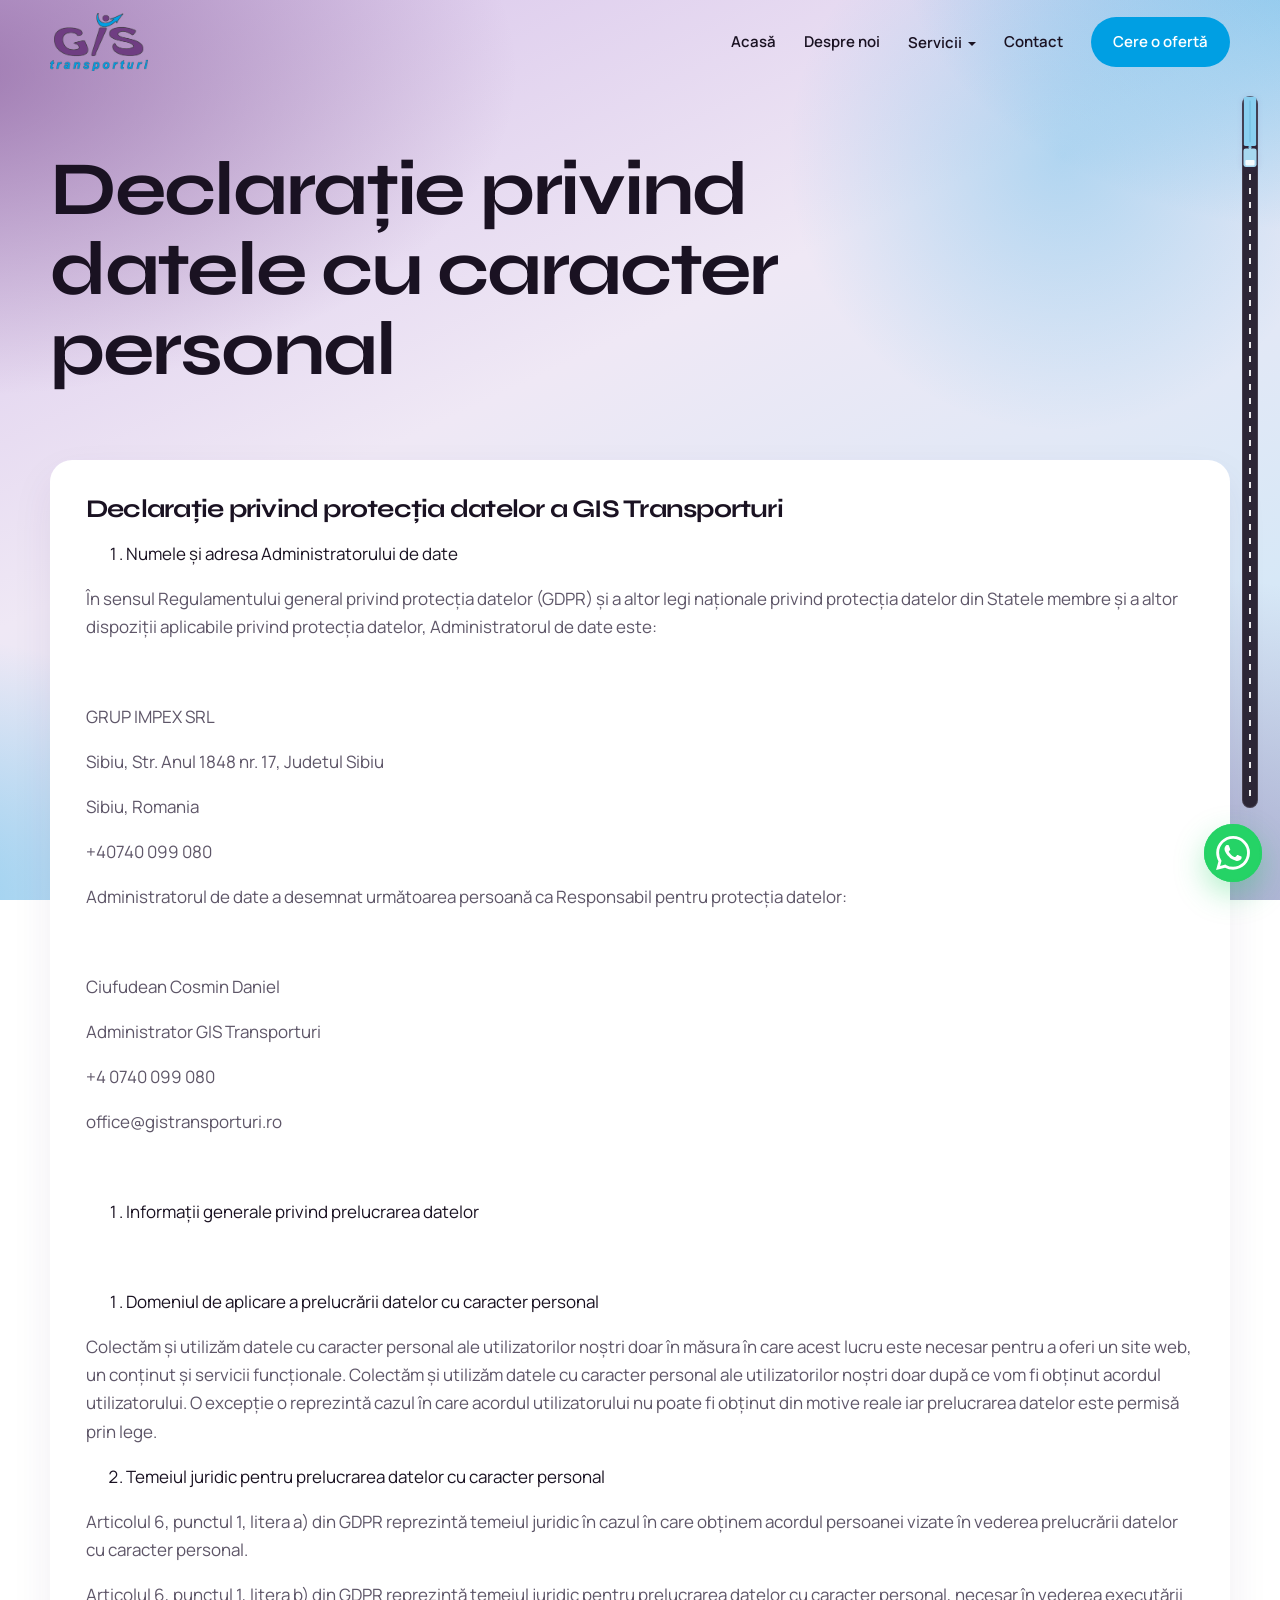
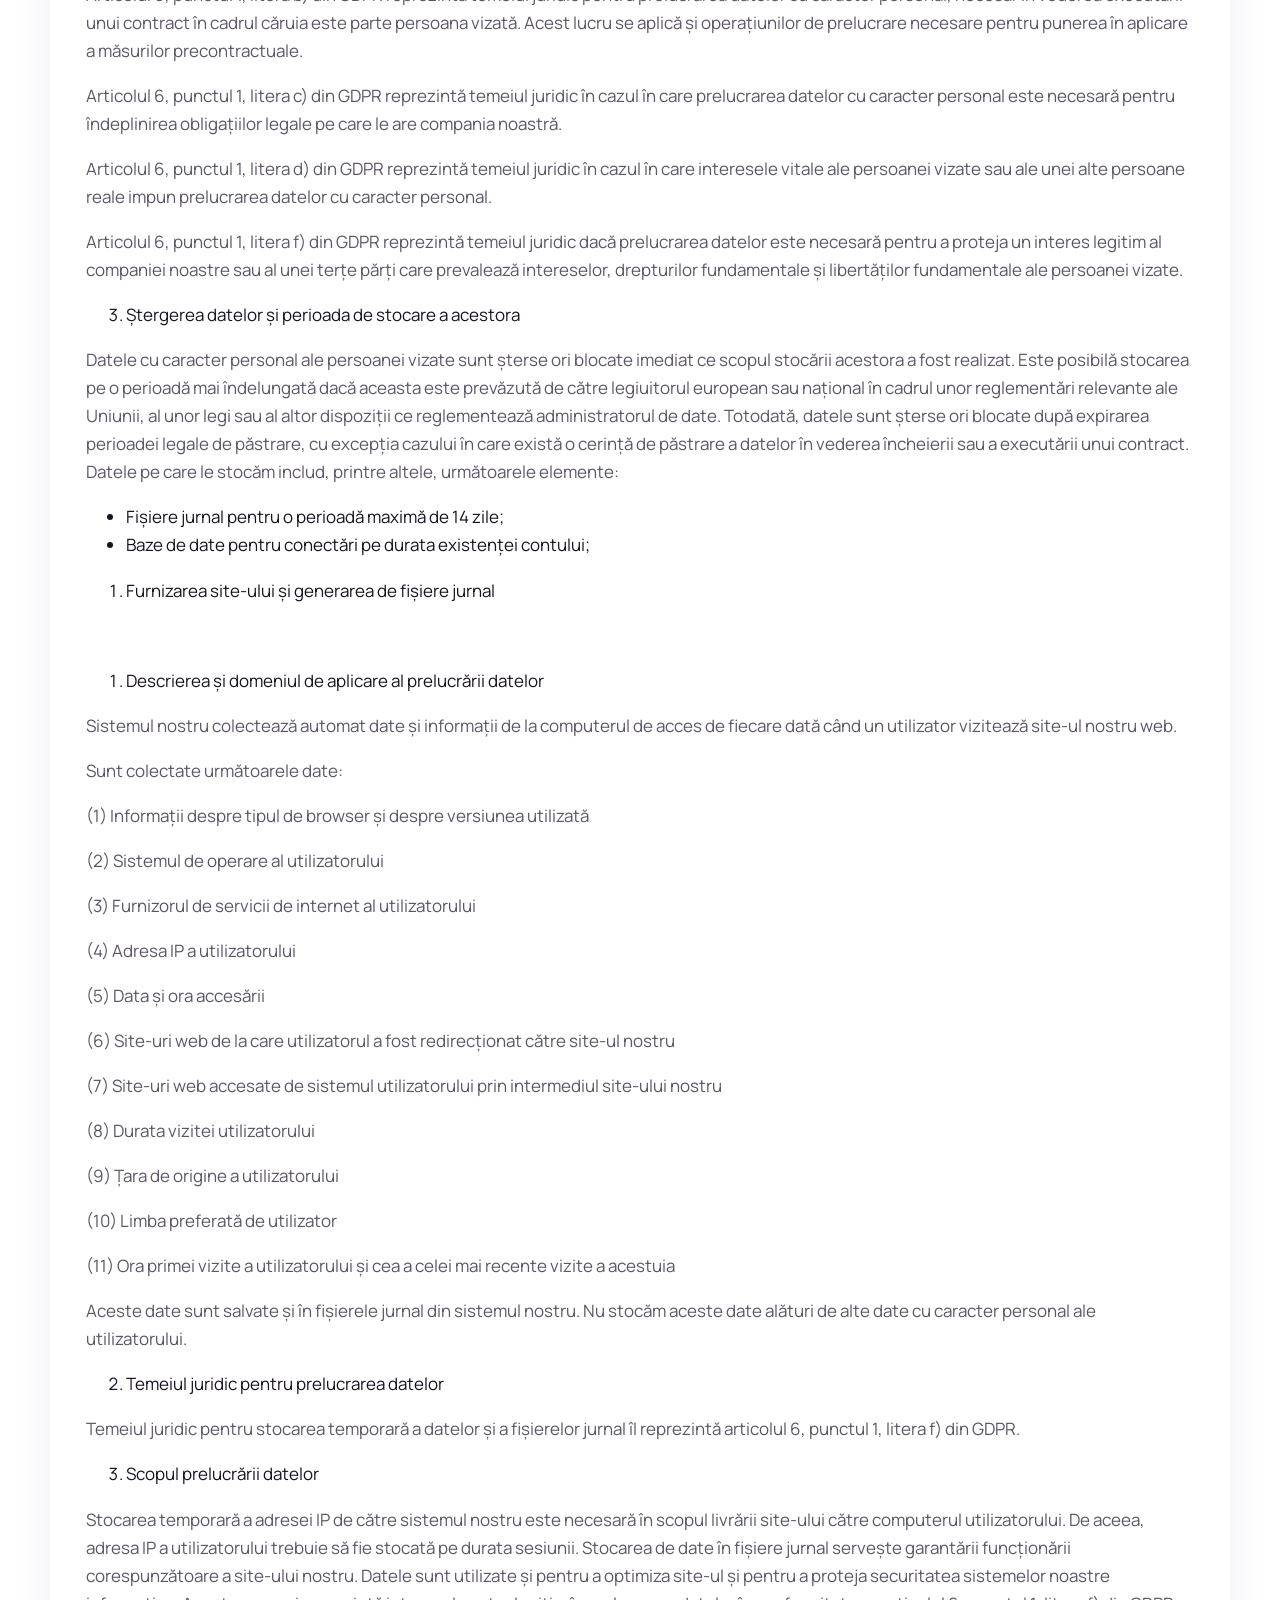
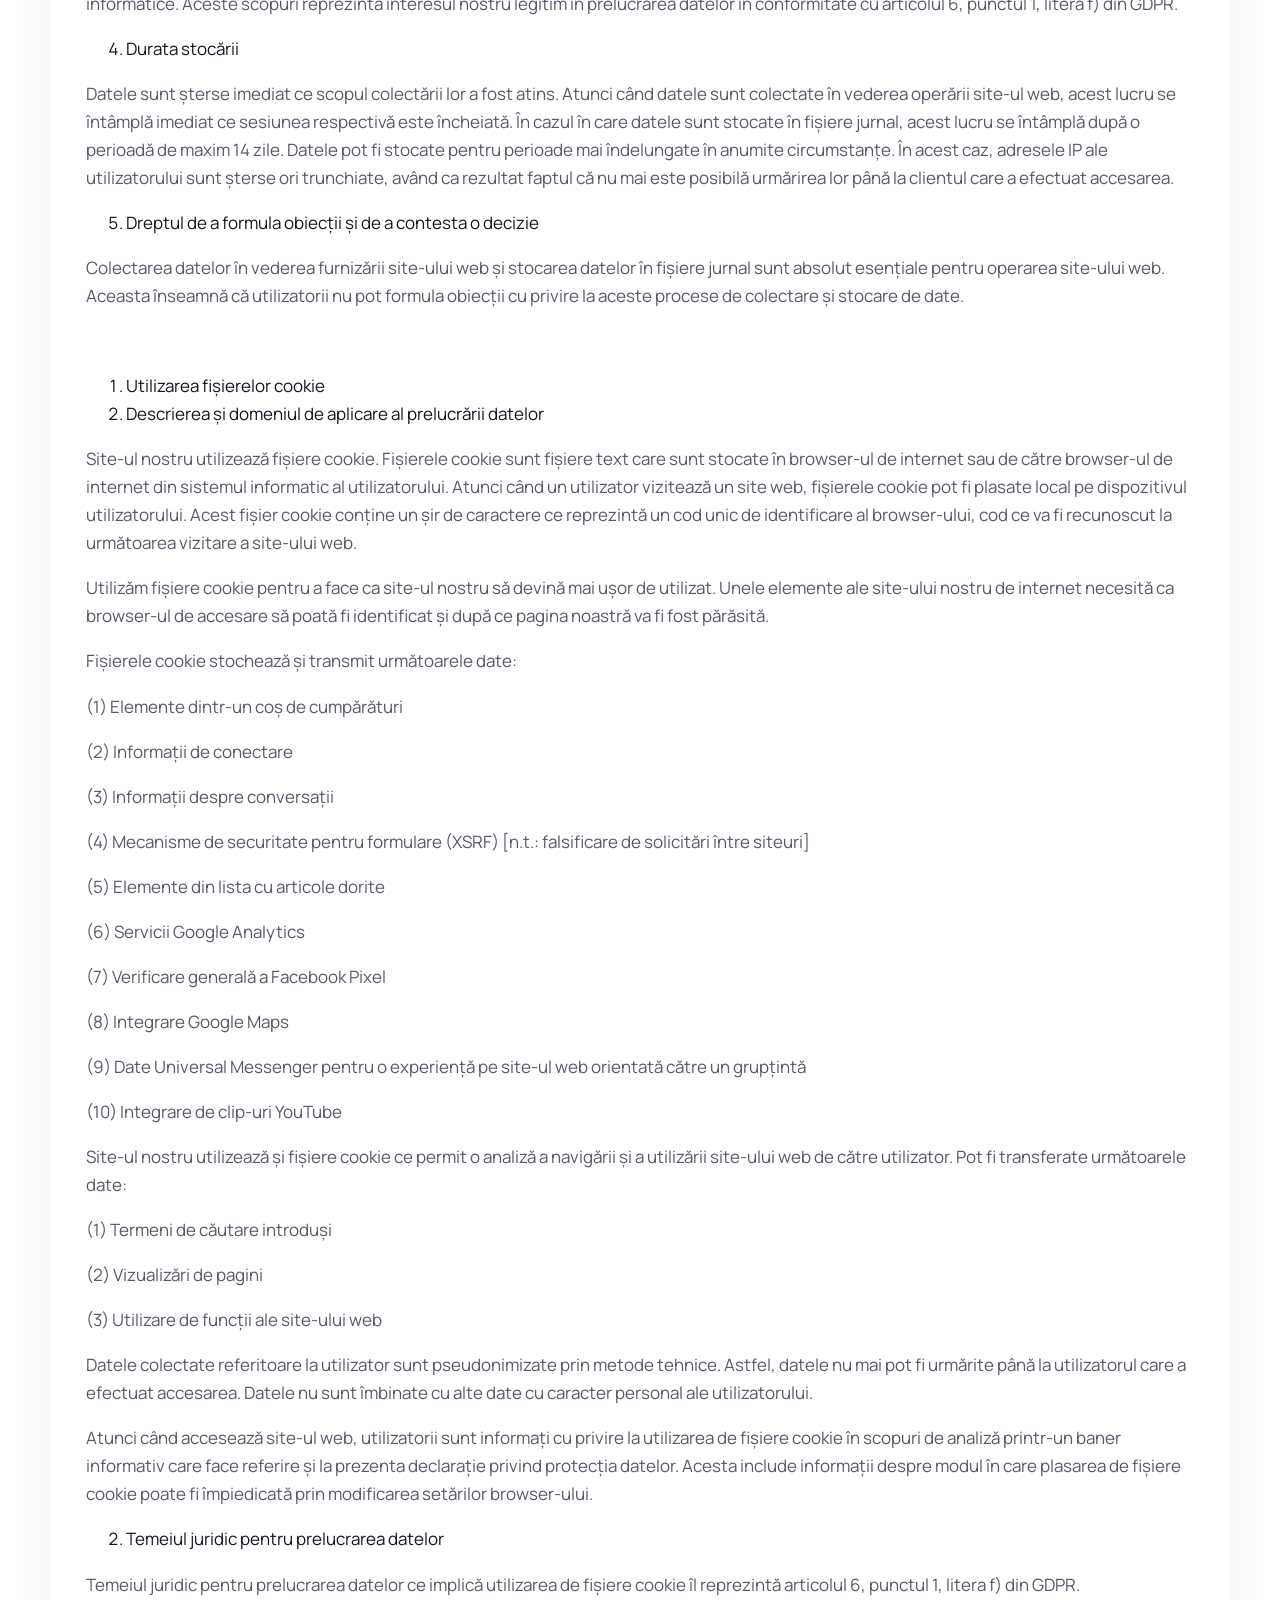
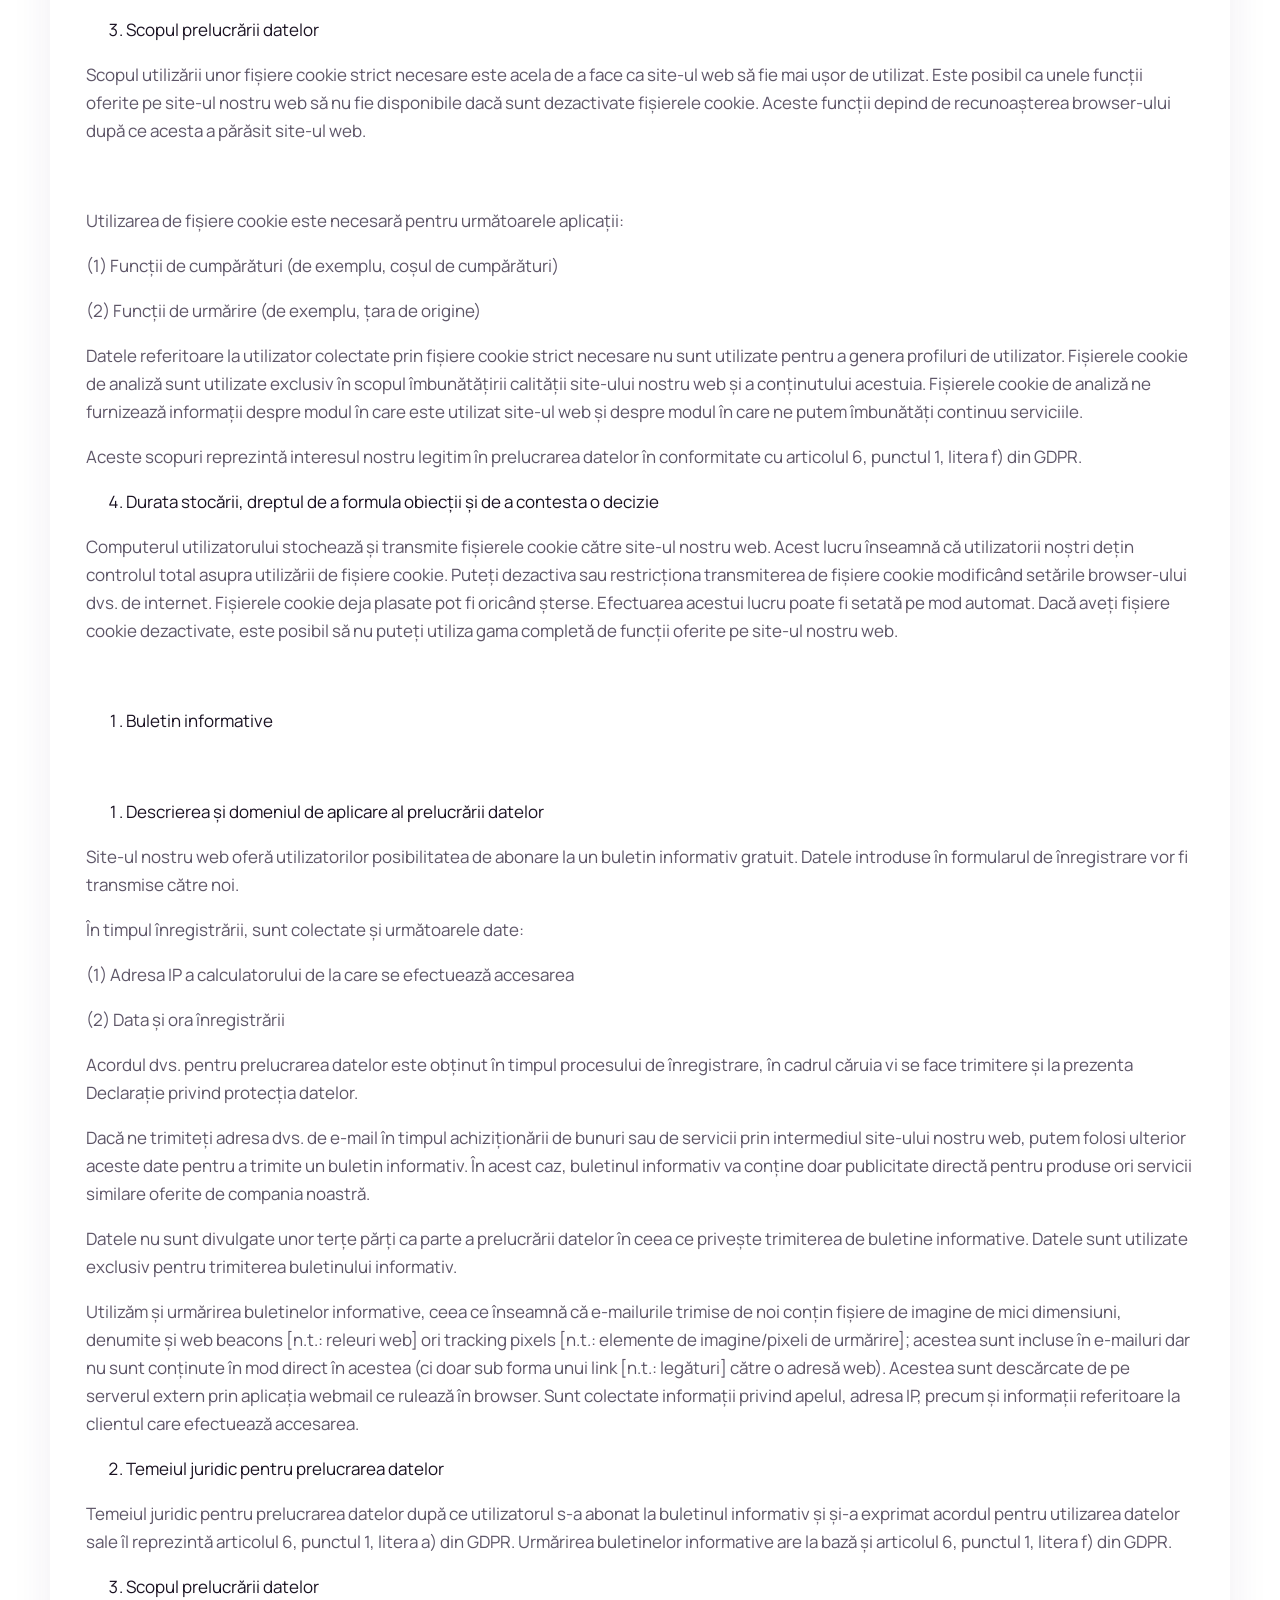
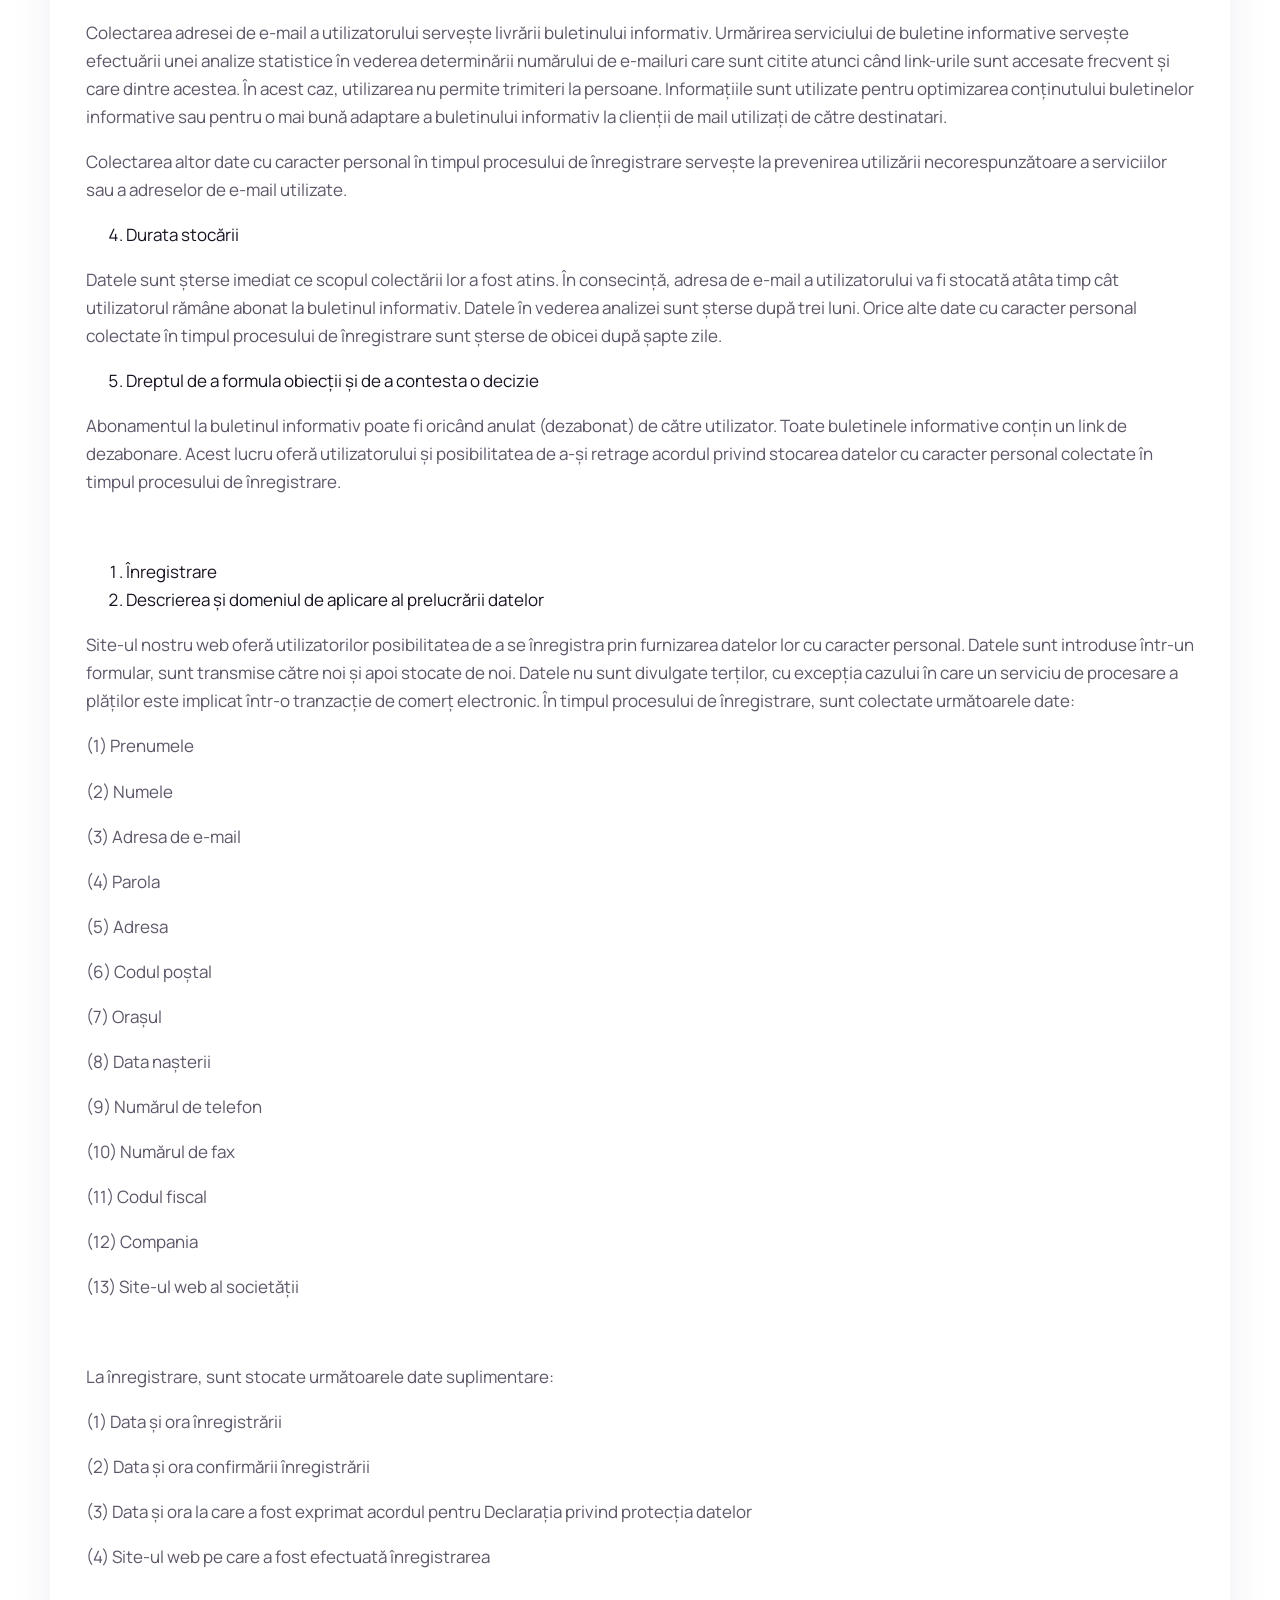
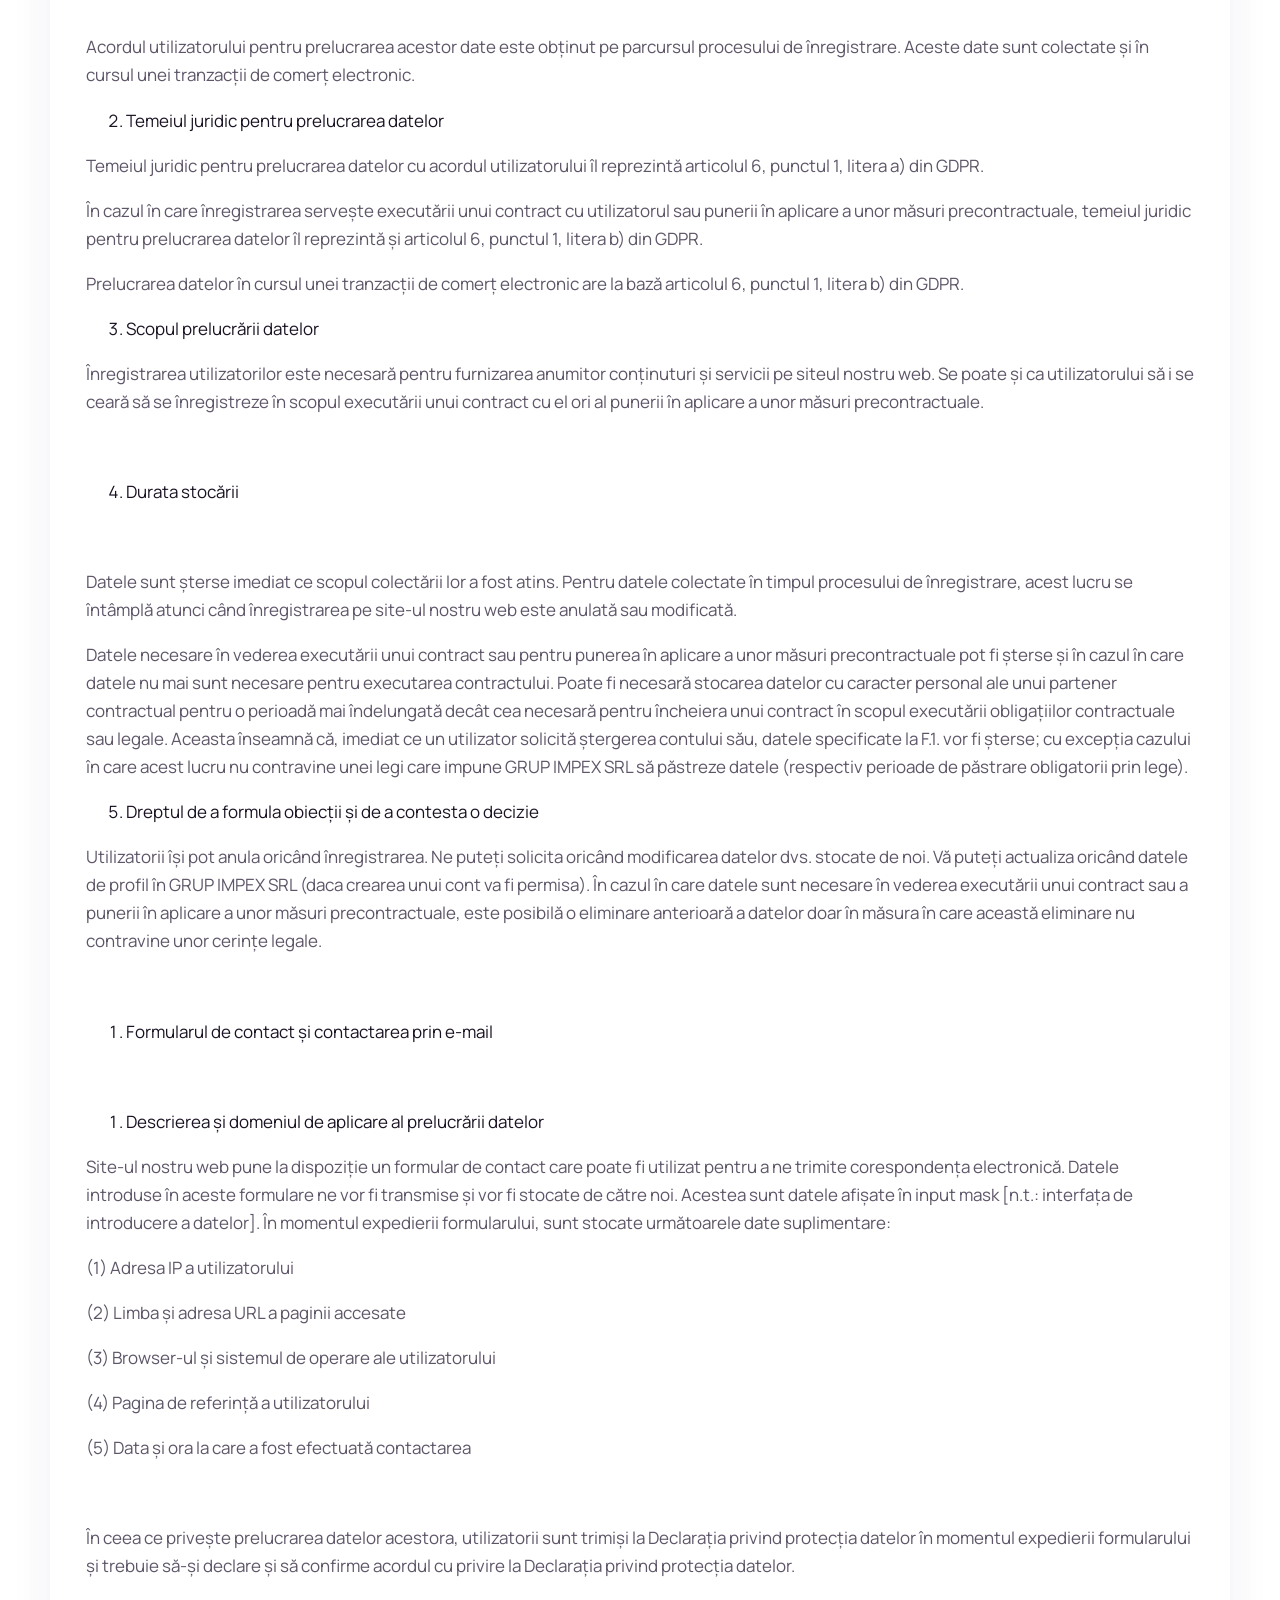
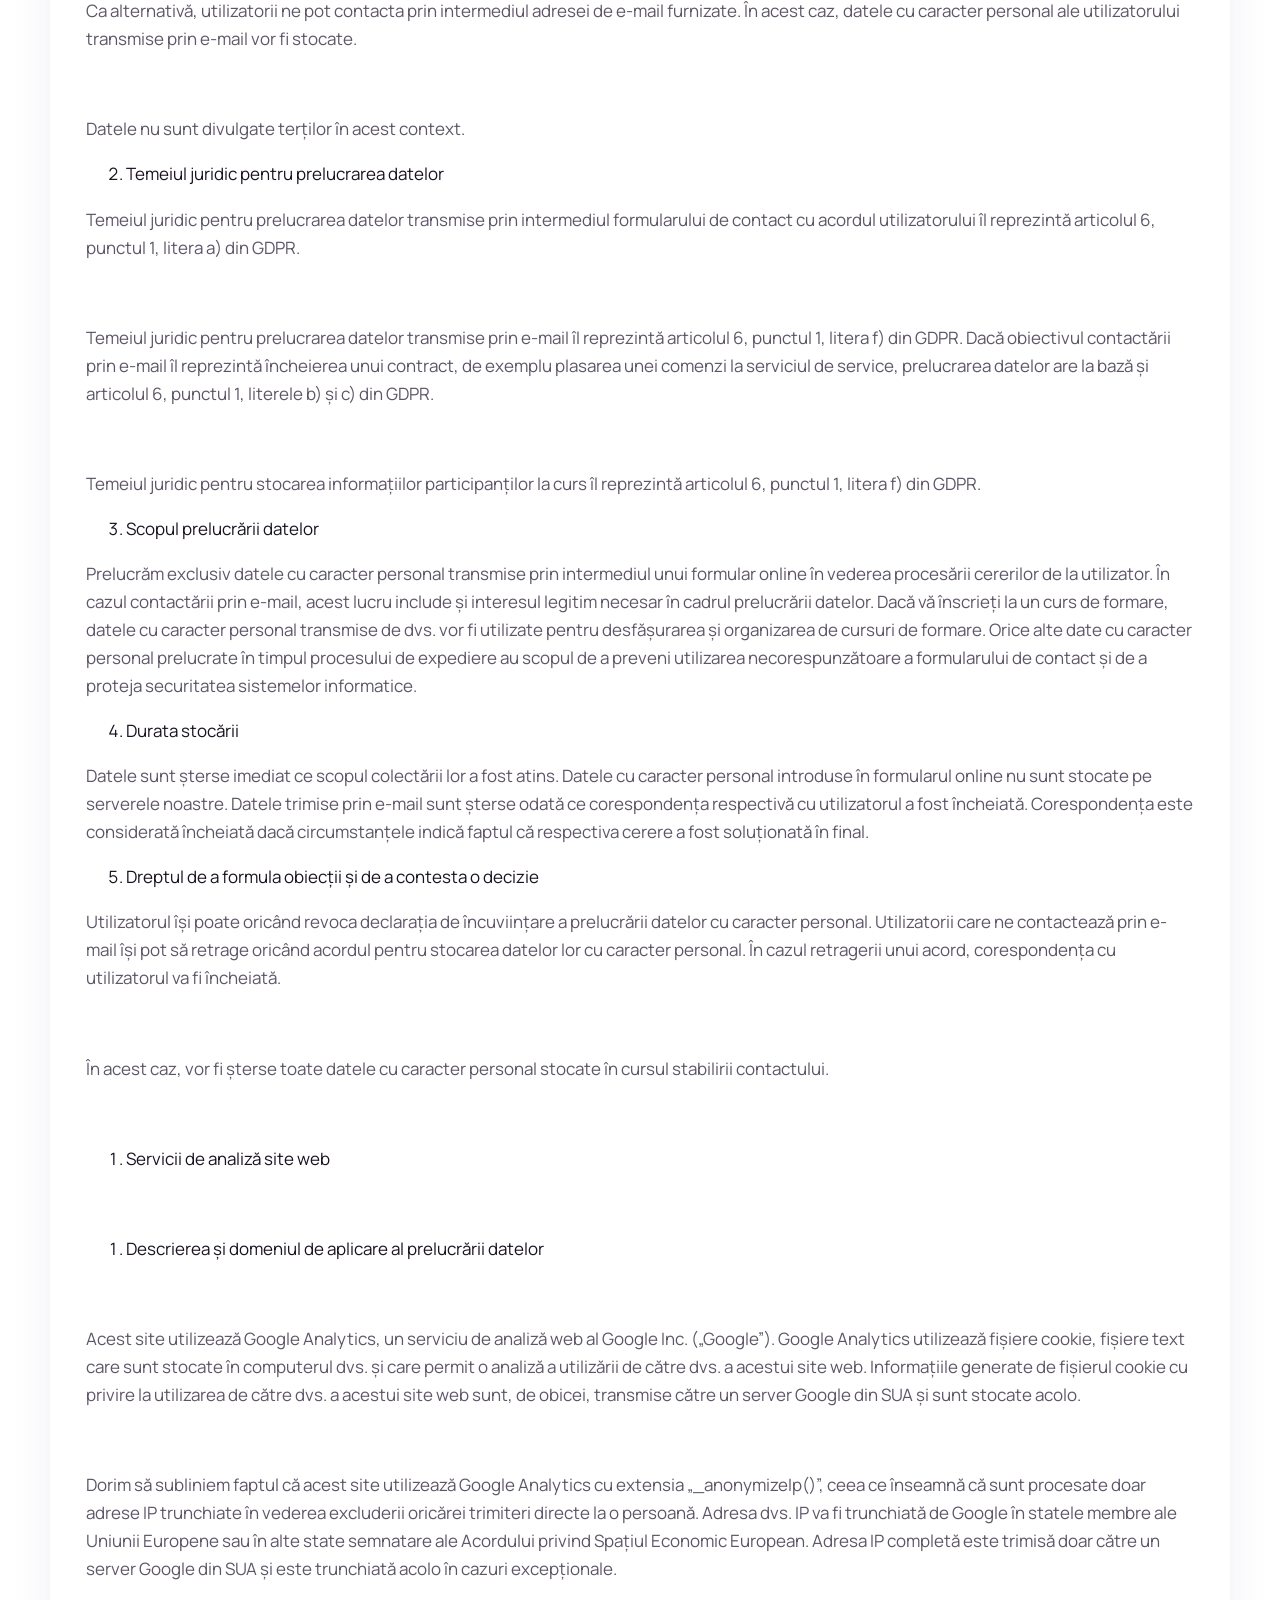
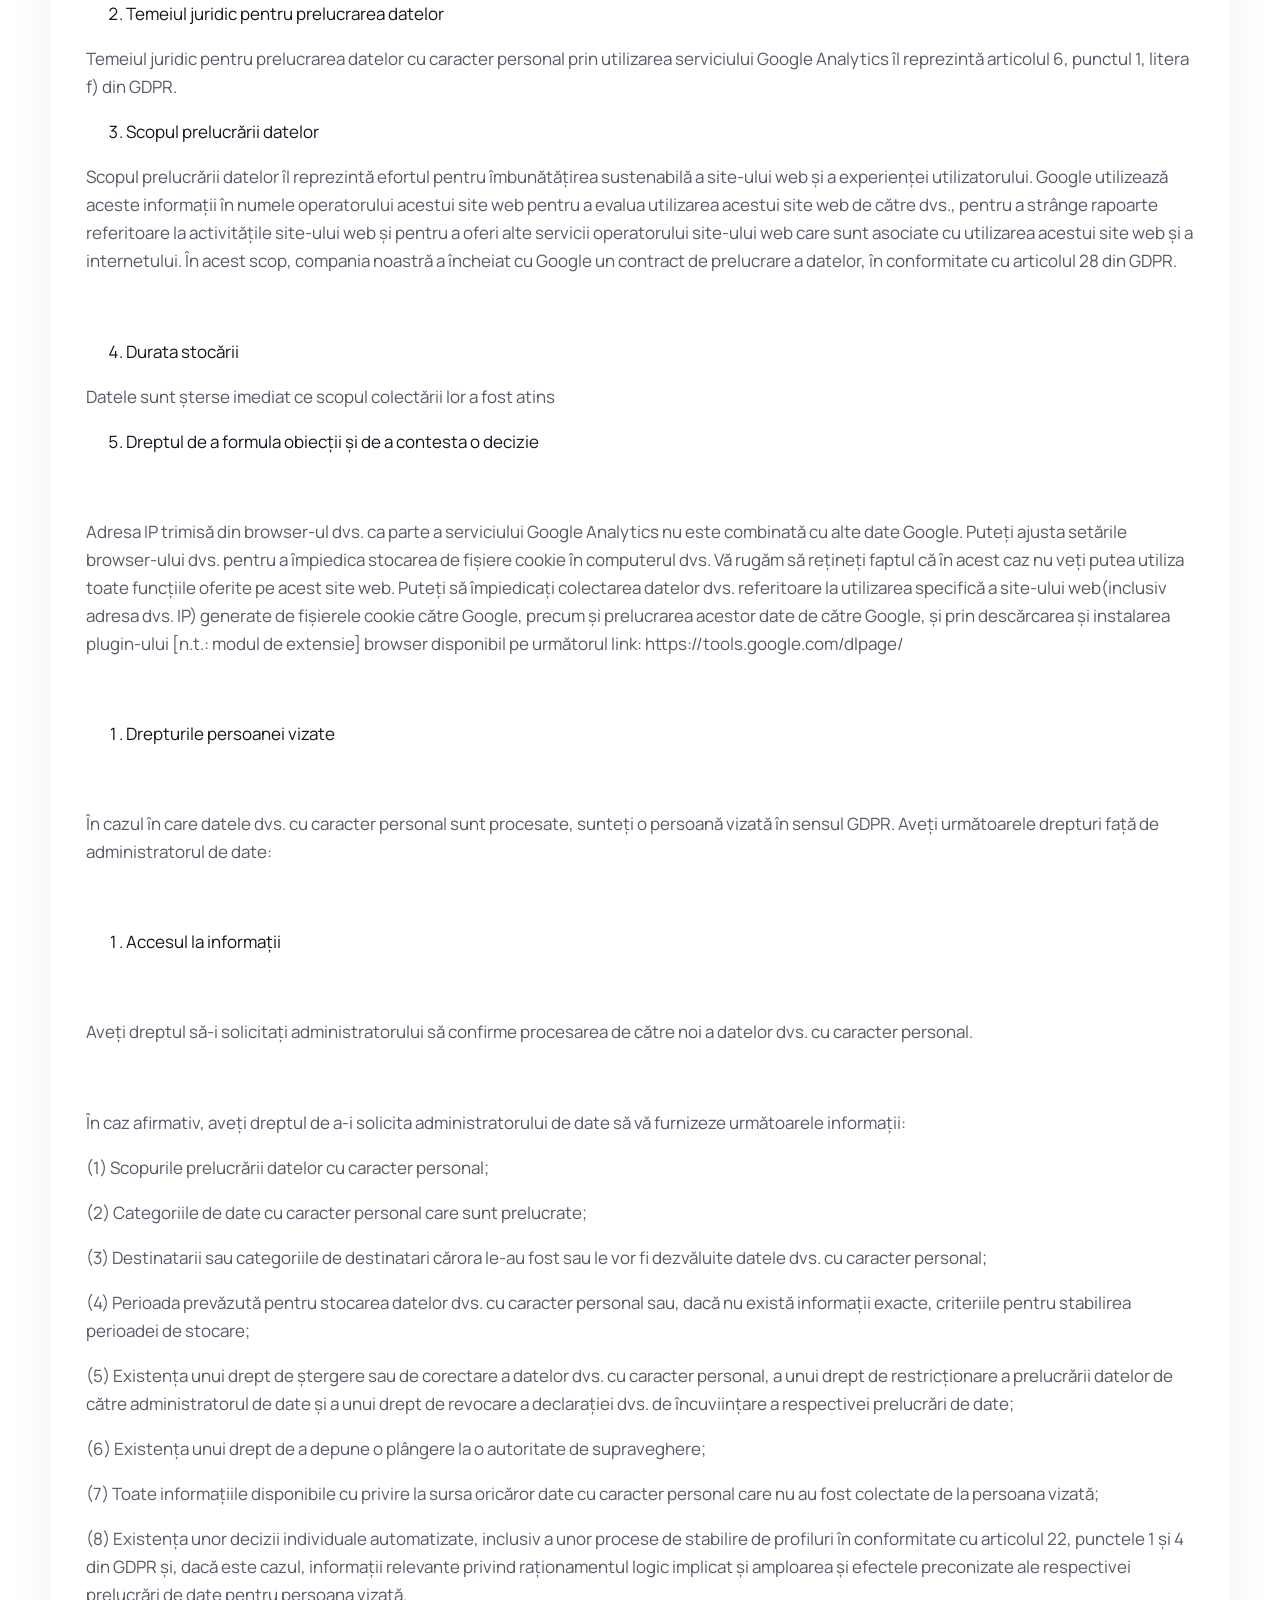
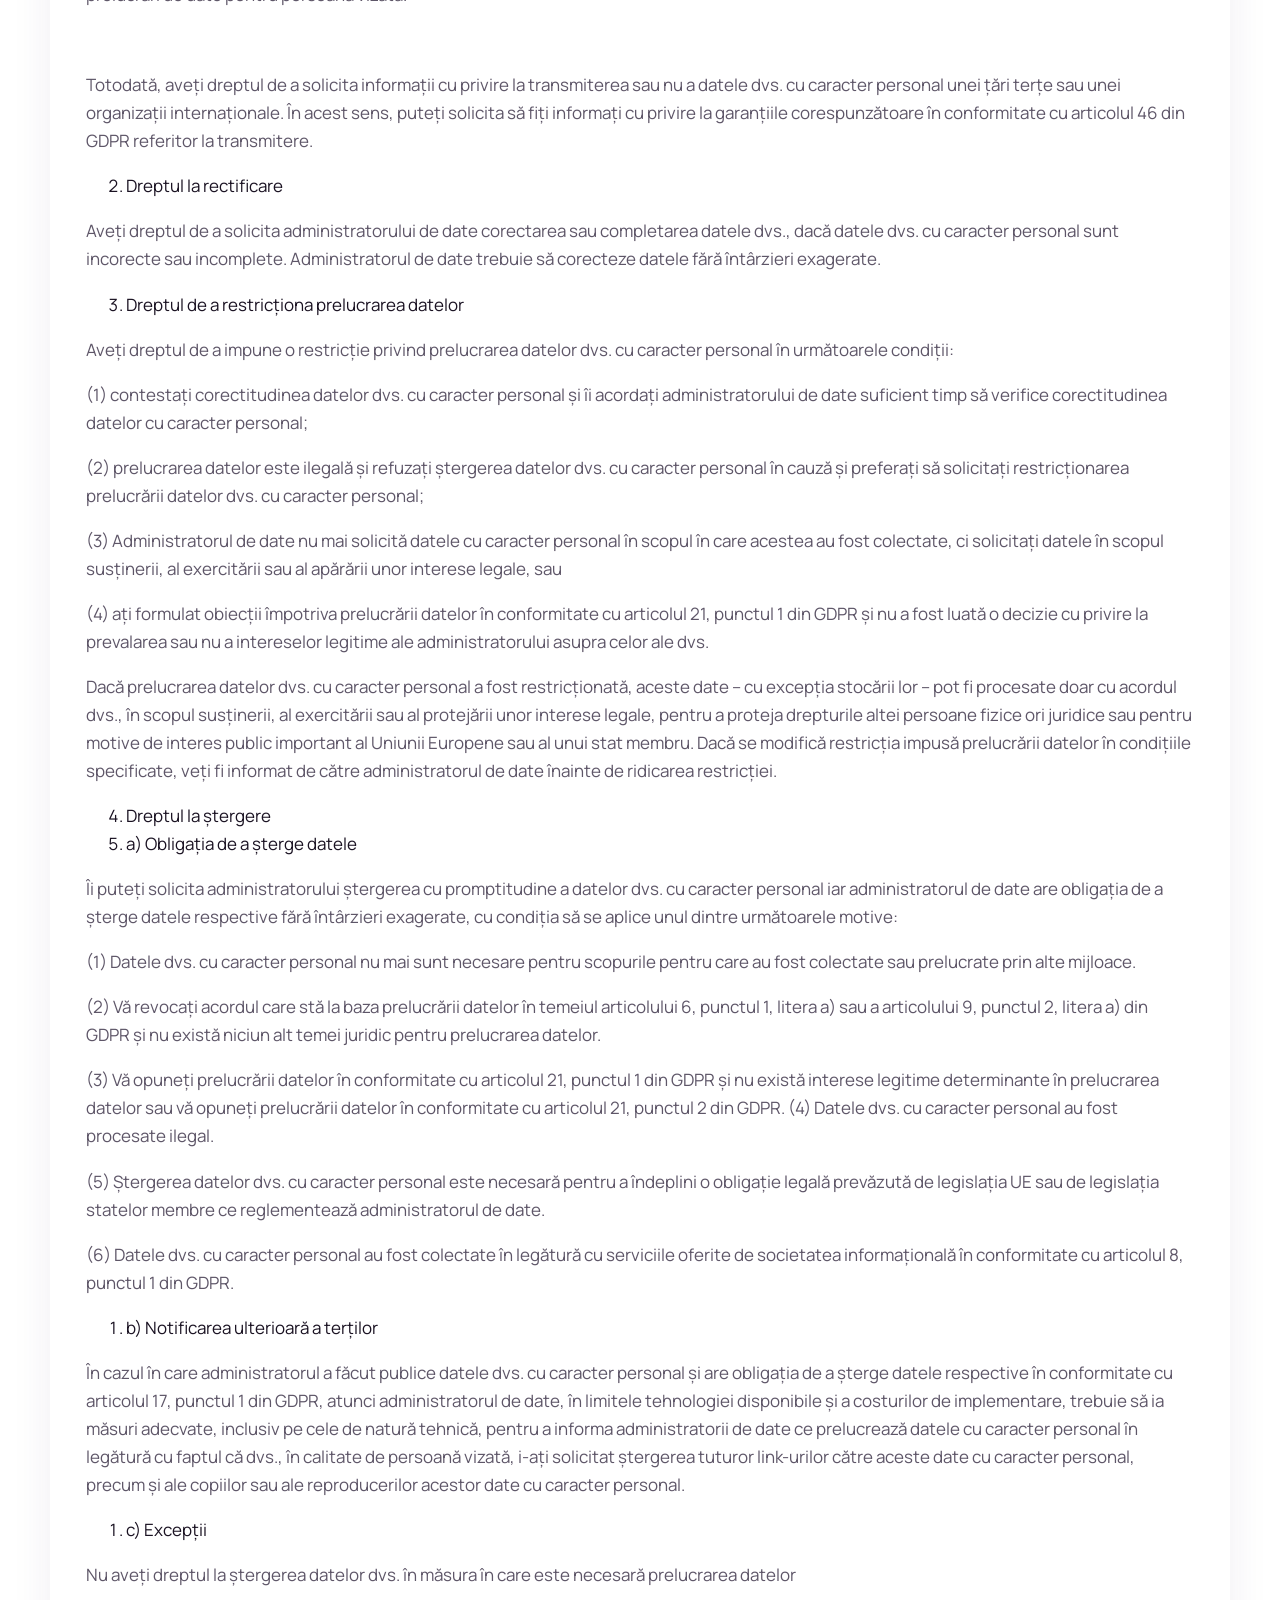
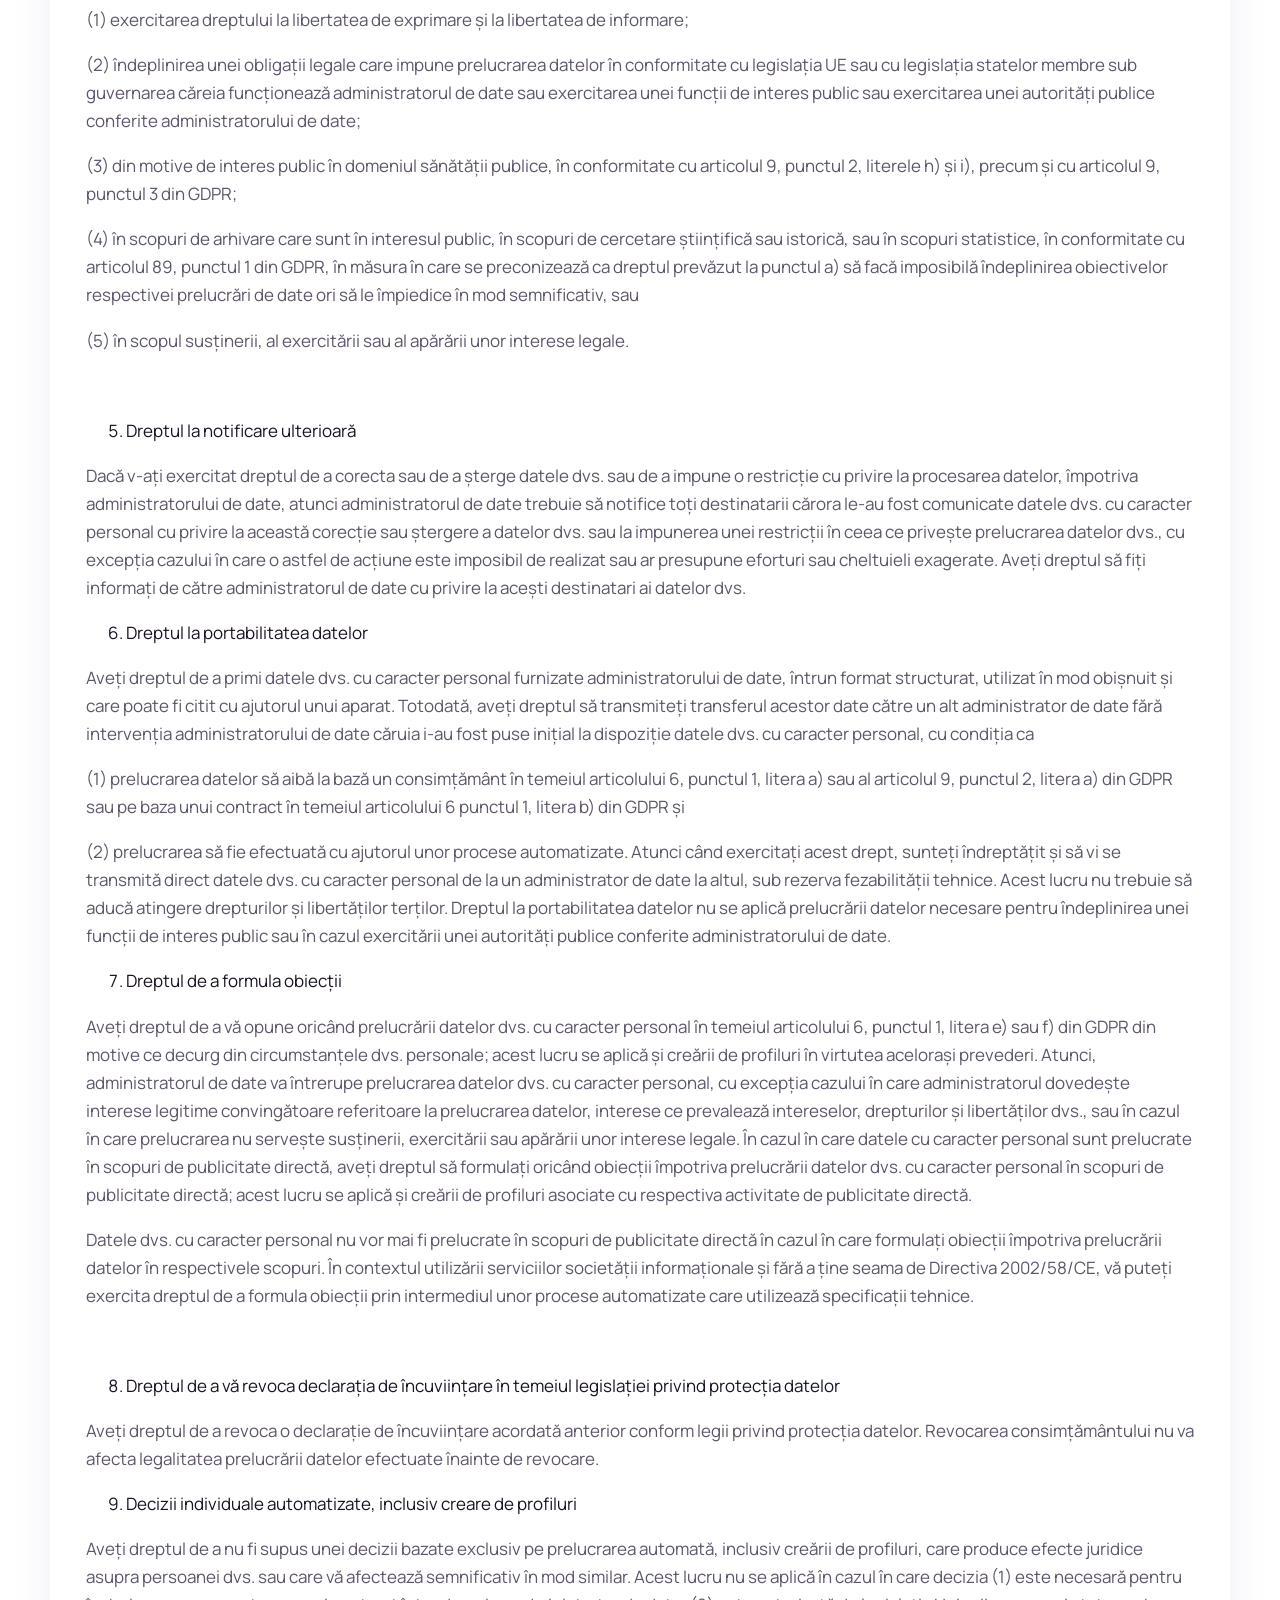
<file: declaratie-privind-datele-cu-caracter-personal/index.html>
<!DOCTYPE html>
<html lang="ro">
<head>
  <meta charset="utf-8">
  <meta http-equiv="Cache-Control" content="no-cache, no-store, must-revalidate">
  <meta http-equiv="Pragma" content="no-cache">
  <meta http-equiv="Expires" content="0">
  <script>
  (function () {
    var build = "20260928ad";
    fetch("/version.txt", { cache: "no-store" }).then(function (r) {
      return r.ok ? r.text() : "";
    }).then(function (text) {
      var remote = (text || "").trim();
      if (!remote || remote === build || location.search.indexOf("v=" + remote) !== -1) return;
      location.replace(location.pathname + location.search + (location.search ? "&" : "?") + "v=" + remote + location.hash);
    }).catch(function () {});
  })();
  </script>
  <meta name="viewport" content="width=device-width, initial-scale=1">
  <title>Declarație privind datele cu caracter personal - GIS Transporturi</title>
  <meta name="description" content="Declarație privind datele cu caracter personal">
  <link rel="icon" href="/assets/img/favicon.png">
  <link rel="preconnect" href="https://fonts.googleapis.com">
  <link rel="preconnect" href="https://fonts.gstatic.com" crossorigin>
  <link href="https://fonts.googleapis.com/css2?family=Manrope:wght@400;500;600;700;800&family=Syne:wght@600;700;800&display=swap" rel="stylesheet">
  <link rel="stylesheet" href="/assets/css/styles.css?v=20260928ad">
</head>
<body>
<header class="site-header">
  <div class="header-inner">
    <a class="logo" href="/"><img src="/assets/img/logo.png" alt="GIS Transporturi"></a>
    <button class="menu-toggle" aria-label="Meniu" aria-expanded="false"><span></span></button>
    <nav class="nav">
<a href="/">Acasă</a>
<a href="/#despre-noi">Despre noi</a>
<div class="nav-drop">
  <a href="/#servicii">Servicii</a>
  <menu>
    <li><a href="/#containere">Containere și colete</a></li>
    <li><a href="/#autoturisme">Transport autoturisme</a></li>
    <li><a href="/#intermediere">Intermediere</a></li>
    <li><a href="/#depozitare">Depozitare și logistică</a></li>
  </menu>
</div>
<a href="/#oferta">Contact</a>
<a class="btn" href="/#oferta">Cere o ofertă</a>
</nav>
  </div>
</header>

<section class="page-hero"><div class="wrap"><h1>Declarație privind datele cu caracter personal</h1></div></section>
<section class="section" style="padding-top:0"><div class="wrap legal"><h1>Declarație privind protecția datelor a GIS Transporturi</h1>
<ol>
<li>Numele și adresa Administratorului de date</li>
</ol>
<p>În sensul Regulamentului general privind protecția datelor (GDPR) și a altor legi naționale privind protecția datelor din Statele membre și a altor dispoziții aplicabile privind protecția datelor, Administratorul de date este:</p>
<p>&nbsp;</p>
<p>GRUP IMPEX SRL</p>
<p>Sibiu, Str. Anul 1848 nr. 17, Judetul Sibiu</p>
<p>Sibiu, Romania</p>
<p>+40740 099 080</p>
<p>Administratorul de date a desemnat următoarea persoană ca Responsabil pentru protecția datelor:</p>
<p>&nbsp;</p>
<p>Ciufudean Cosmin Daniel</p>
<p>Administrator GIS Transporturi</p>
<p>+4 0740 099 080</p>
<p>office@gistransporturi.ro</p>
<p>&nbsp;</p>
<ol>
<li>Informații generale privind prelucrarea datelor</li>
</ol>
<p>&nbsp;</p>
<ol>
<li>Domeniul de aplicare a prelucrării datelor cu caracter personal</li>
</ol>
<p>Colectăm și utilizăm datele cu caracter personal ale utilizatorilor noștri doar în măsura în care acest lucru este necesar pentru a oferi un site web, un conținut și servicii funcționale. Colectăm și utilizăm datele cu caracter personal ale utilizatorilor noștri doar după ce vom fi obținut acordul utilizatorului. O excepție o reprezintă cazul în care acordul utilizatorului nu poate fi obținut din motive reale iar prelucrarea datelor este permisă prin lege.</p>
<ol start="2">
<li>Temeiul juridic pentru prelucrarea datelor cu caracter personal</li>
</ol>
<p>Articolul 6, punctul 1, litera a) din GDPR reprezintă temeiul juridic în cazul în care obținem acordul persoanei vizate în vederea prelucrării datelor cu caracter personal.</p>
<p>Articolul 6, punctul 1, litera b) din GDPR reprezintă temeiul juridic pentru prelucrarea datelor cu caracter personal, necesar în vederea executării unui contract în cadrul căruia este parte persoana vizată. Acest lucru se aplică și operațiunilor de prelucrare necesare pentru punerea în aplicare a măsurilor precontractuale.</p>
<p>Articolul 6, punctul 1, litera c) din GDPR reprezintă temeiul juridic în cazul în care prelucrarea datelor cu caracter personal este necesară pentru îndeplinirea obligațiilor legale pe care le are compania noastră.</p>
<p>Articolul 6, punctul 1, litera d) din GDPR reprezintă temeiul juridic în cazul în care interesele vitale ale persoanei vizate sau ale unei alte persoane reale impun prelucrarea datelor cu caracter personal.</p>
<p>Articolul 6, punctul 1, litera f) din GDPR reprezintă temeiul juridic dacă prelucrarea datelor este necesară pentru a proteja un interes legitim al companiei noastre sau al unei terțe părți care prevalează intereselor, drepturilor fundamentale și libertăților fundamentale ale persoanei vizate.</p>
<ol start="3">
<li>Ștergerea datelor și perioada de stocare a acestora</li>
</ol>
<p>Datele cu caracter personal ale persoanei vizate sunt șterse ori blocate imediat ce scopul stocării acestora a fost realizat. Este posibilă stocarea pe o perioadă mai îndelungată dacă aceasta este prevăzută de către legiuitorul european sau național în cadrul unor reglementări relevante ale Uniunii, al unor legi sau al altor dispoziții ce reglementează administratorul de date. Totodată, datele sunt șterse ori blocate după expirarea perioadei legale de păstrare, cu excepția cazului în care există o cerință de păstrare a datelor în vederea încheierii sau a executării unui contract. Datele pe care le stocăm includ, printre altele, următoarele elemente:</p>
<ul>
<li>Fișiere jurnal pentru o perioadă maximă de 14 zile;</li>
<li>Baze de date pentru conectări pe durata existenței contului;</li>
</ul>
<ol>
<li>Furnizarea site-ului și generarea de fișiere jurnal</li>
</ol>
<p>&nbsp;</p>
<ol>
<li>Descrierea și domeniul de aplicare al prelucrării datelor</li>
</ol>
<p>Sistemul nostru colectează automat date și informații de la computerul de acces de fiecare dată când un utilizator vizitează site-ul nostru web.</p>
<p>Sunt colectate următoarele date:</p>
<p>(1) Informații despre tipul de browser și despre versiunea utilizată</p>
<p>(2) Sistemul de operare al utilizatorului</p>
<p>(3) Furnizorul de servicii de internet al utilizatorului</p>
<p>(4) Adresa IP a utilizatorului</p>
<p>(5) Data și ora accesării</p>
<p>(6) Site-uri web de la care utilizatorul a fost redirecționat către site-ul nostru</p>
<p>(7) Site-uri web accesate de sistemul utilizatorului prin intermediul site-ului nostru</p>
<p>(8) Durata vizitei utilizatorului</p>
<p>(9) Țara de origine a utilizatorului</p>
<p>(10) Limba preferată de utilizator</p>
<p>(11) Ora primei vizite a utilizatorului și cea a celei mai recente vizite a acestuia</p>
<p>Aceste date sunt salvate și în fișierele jurnal din sistemul nostru. Nu stocăm aceste date alături de alte date cu caracter personal ale utilizatorului.</p>
<ol start="2">
<li>Temeiul juridic pentru prelucrarea datelor</li>
</ol>
<p>Temeiul juridic pentru stocarea temporară a datelor și a fișierelor jurnal îl reprezintă articolul 6, punctul 1, litera f) din GDPR.</p>
<ol start="3">
<li>Scopul prelucrării datelor</li>
</ol>
<p>Stocarea temporară a adresei IP de către sistemul nostru este necesară în scopul livrării site-ului către computerul utilizatorului. De aceea, adresa IP a utilizatorului trebuie să fie stocată pe durata sesiunii. Stocarea de date în fișiere jurnal servește garantării funcționării corespunzătoare a site-ului nostru. Datele sunt utilizate și pentru a optimiza site-ul și pentru a proteja securitatea sistemelor noastre informatice. Aceste scopuri reprezintă interesul nostru legitim în prelucrarea datelor în conformitate cu articolul 6, punctul 1, litera f) din GDPR.</p>
<ol start="4">
<li>Durata stocării</li>
</ol>
<p>Datele sunt șterse imediat ce scopul colectării lor a fost atins. Atunci când datele sunt colectate în vederea operării site-ul web, acest lucru se întâmplă imediat ce sesiunea respectivă este încheiată. În cazul în care datele sunt stocate în fișiere jurnal, acest lucru se întâmplă după o perioadă de maxim 14 zile. Datele pot fi stocate pentru perioade mai îndelungate în anumite circumstanțe. În acest caz, adresele IP ale utilizatorului sunt șterse ori trunchiate, având ca rezultat faptul că nu mai este posibilă urmărirea lor până la clientul care a efectuat accesarea.</p>
<ol start="5">
<li>Dreptul de a formula obiecții și de a contesta o decizie</li>
</ol>
<p>Colectarea datelor în vederea furnizării site-ului web și stocarea datelor în fișiere jurnal sunt absolut esențiale pentru operarea site-ului web. Aceasta înseamnă că utilizatorii nu pot formula obiecții cu privire la aceste procese de colectare și stocare de date.</p>
<p>&nbsp;</p>
<ol>
<li>Utilizarea fișierelor cookie</li>
<li>Descrierea și domeniul de aplicare al prelucrării datelor</li>
</ol>
<p>Site-ul nostru utilizează fișiere cookie. Fișierele cookie sunt fișiere text care sunt stocate în browser-ul de internet sau de către browser-ul de internet din sistemul informatic al utilizatorului. Atunci când un utilizator vizitează un site web, fișierele cookie pot fi plasate local pe dispozitivul utilizatorului. Acest fișier cookie conține un șir de caractere ce reprezintă un cod unic de identificare al browser-ului, cod ce va fi recunoscut la următoarea vizitare a site-ului web.</p>
<p>Utilizăm fișiere cookie pentru a face ca site-ul nostru să devină mai ușor de utilizat. Unele elemente ale site-ului nostru de internet necesită ca browser-ul de accesare să poată fi identificat și după ce pagina noastră va fi fost părăsită.</p>
<p>Fișierele cookie stochează și transmit următoarele date:</p>
<p>(1) Elemente dintr-un coș de cumpărături</p>
<p>(2) Informații de conectare</p>
<p>(3) Informații despre conversații</p>
<p>(4) Mecanisme de securitate pentru formulare (XSRF) [n.t.: falsificare de solicitări între siteuri]</p>
<p>(5) Elemente din lista cu articole dorite</p>
<p>(6) Servicii Google Analytics</p>
<p>(7) Verificare generală a Facebook Pixel</p>
<p>(8) Integrare Google Maps</p>
<p>(9) Date Universal Messenger pentru o experiență pe site-ul web orientată către un grupțintă</p>
<p>(10) Integrare de clip-uri YouTube</p>
<p>Site-ul nostru utilizează și fișiere cookie ce permit o analiză a navigării și a utilizării site-ului web de către utilizator. Pot fi transferate următoarele date:</p>
<p>(1) Termeni de căutare introduși</p>
<p>(2) Vizualizări de pagini</p>
<p>(3) Utilizare de funcții ale site-ului web</p>
<p>Datele colectate referitoare la utilizator sunt pseudonimizate prin metode tehnice. Astfel, datele nu mai pot fi urmărite până la utilizatorul care a efectuat accesarea. Datele nu sunt îmbinate cu alte date cu caracter personal ale utilizatorului.</p>
<p>Atunci când accesează site-ul web, utilizatorii sunt informați cu privire la utilizarea de fișiere cookie în scopuri de analiză printr-un baner informativ care face referire și la prezenta declarație privind protecția datelor. Acesta include informații despre modul în care plasarea de fișiere cookie poate fi împiedicată prin modificarea setărilor browser-ului.</p>
<ol start="2">
<li>Temeiul juridic pentru prelucrarea datelor</li>
</ol>
<p>Temeiul juridic pentru prelucrarea datelor ce implică utilizarea de fișiere cookie îl reprezintă articolul 6, punctul 1, litera f) din GDPR.</p>
<ol start="3">
<li>Scopul prelucrării datelor</li>
</ol>
<p>Scopul utilizării unor fișiere cookie strict necesare este acela de a face ca site-ul web să fie mai ușor de utilizat. Este posibil ca unele funcții oferite pe site-ul nostru web să nu fie disponibile dacă sunt dezactivate fișierele cookie. Aceste funcții depind de recunoașterea browser-ului după ce acesta a părăsit site-ul web.</p>
<p>&nbsp;</p>
<p>Utilizarea de fișiere cookie este necesară pentru următoarele aplicații:</p>
<p>(1) Funcții de cumpărături (de exemplu, coșul de cumpărături)</p>
<p>(2) Funcții de urmărire (de exemplu, țara de origine)</p>
<p>Datele referitoare la utilizator colectate prin fișiere cookie strict necesare nu sunt utilizate pentru a genera profiluri de utilizator. Fișierele cookie de analiză sunt utilizate exclusiv în scopul îmbunătățirii calității site-ului nostru web și a conținutului acestuia. Fișierele cookie de analiză ne furnizează informații despre modul în care este utilizat site-ul web și despre modul în care ne putem îmbunătăți continuu serviciile.</p>
<p>Aceste scopuri reprezintă interesul nostru legitim în prelucrarea datelor în conformitate cu articolul 6, punctul 1, litera f) din GDPR.</p>
<ol start="4">
<li>Durata stocării, dreptul de a formula obiecții și de a contesta o decizie</li>
</ol>
<p>Computerul utilizatorului stochează și transmite fișierele cookie către site-ul nostru web. Acest lucru înseamnă că utilizatorii noștri dețin controlul total asupra utilizării de fișiere cookie. Puteți dezactiva sau restricționa transmiterea de fișiere cookie modificând setările browser-ului dvs. de internet. Fișierele cookie deja plasate pot fi oricând șterse. Efectuarea acestui lucru poate fi setată pe mod automat. Dacă aveți fișiere cookie dezactivate, este posibil să nu puteți utiliza gama completă de funcții oferite pe site-ul nostru web.</p>
<p>&nbsp;</p>
<ol>
<li>Buletin informative</li>
</ol>
<p>&nbsp;</p>
<ol>
<li>Descrierea și domeniul de aplicare al prelucrării datelor</li>
</ol>
<p>Site-ul nostru web oferă utilizatorilor posibilitatea de abonare la un buletin informativ gratuit. Datele introduse în formularul de înregistrare vor fi transmise către noi.</p>
<p>În timpul înregistrării, sunt colectate și următoarele date:</p>
<p>(1) Adresa IP a calculatorului de la care se efectuează accesarea</p>
<p>(2) Data și ora înregistrării</p>
<p>Acordul dvs. pentru prelucrarea datelor este obținut în timpul procesului de înregistrare, în cadrul căruia vi se face trimitere și la prezenta Declarație privind protecția datelor.</p>
<p>Dacă ne trimiteți adresa dvs. de e-mail în timpul achiziționării de bunuri sau de servicii prin intermediul site-ului nostru web, putem folosi ulterior aceste date pentru a trimite un buletin informativ. În acest caz, buletinul informativ va conține doar publicitate directă pentru produse ori servicii similare oferite de compania noastră.</p>
<p>Datele nu sunt divulgate unor terțe părți ca parte a prelucrării datelor în ceea ce privește trimiterea de buletine informative. Datele sunt utilizate exclusiv pentru trimiterea buletinului informativ.</p>
<p>Utilizăm și urmărirea buletinelor informative, ceea ce înseamnă că e-mailurile trimise de noi conțin fișiere de imagine de mici dimensiuni, denumite și web beacons [n.t.: releuri web] ori tracking pixels [n.t.: elemente de imagine/pixeli de urmărire]; acestea sunt incluse în e-mailuri dar nu sunt conținute în mod direct în acestea (ci doar sub forma unui link [n.t.: legături] către o adresă web). Acestea sunt descărcate de pe serverul extern prin aplicația webmail ce rulează în browser. Sunt colectate informații privind apelul, adresa IP, precum și informații referitoare la clientul care efectuează accesarea.</p>
<ol start="2">
<li>Temeiul juridic pentru prelucrarea datelor</li>
</ol>
<p>Temeiul juridic pentru prelucrarea datelor după ce utilizatorul s-a abonat la buletinul informativ și și-a exprimat acordul pentru utilizarea datelor sale îl reprezintă articolul 6, punctul 1, litera a) din GDPR. Urmărirea buletinelor informative are la bază și articolul 6, punctul 1, litera f) din GDPR.</p>
<ol start="3">
<li>Scopul prelucrării datelor</li>
</ol>
<p>Colectarea adresei de e-mail a utilizatorului servește livrării buletinului informativ. Urmărirea serviciului de buletine informative servește efectuării unei analize statistice în vederea determinării numărului de e-mailuri care sunt citite atunci când link-urile sunt accesate frecvent și care dintre acestea. În acest caz, utilizarea nu permite trimiteri la persoane. Informațiile sunt utilizate pentru optimizarea conținutului buletinelor informative sau pentru o mai bună adaptare a buletinului informativ la clienții de mail utilizați de către destinatari.</p>
<p>Colectarea altor date cu caracter personal în timpul procesului de înregistrare servește la prevenirea utilizării necorespunzătoare a serviciilor sau a adreselor de e-mail utilizate.</p>
<ol start="4">
<li>Durata stocării</li>
</ol>
<p>Datele sunt șterse imediat ce scopul colectării lor a fost atins. În consecință, adresa de e-mail a utilizatorului va fi stocată atâta timp cât utilizatorul rămâne abonat la buletinul informativ. Datele în vederea analizei sunt șterse după trei luni. Orice alte date cu caracter personal colectate în timpul procesului de înregistrare sunt șterse de obicei după șapte zile.</p>
<ol start="5">
<li>Dreptul de a formula obiecții și de a contesta o decizie</li>
</ol>
<p>Abonamentul la buletinul informativ poate fi oricând anulat (dezabonat) de către utilizator. Toate buletinele informative conțin un link de dezabonare. Acest lucru oferă utilizatorului și posibilitatea de a-și retrage acordul privind stocarea datelor cu caracter personal colectate în timpul procesului de înregistrare.</p>
<p>&nbsp;</p>
<ol>
<li>Înregistrare</li>
<li>Descrierea și domeniul de aplicare al prelucrării datelor</li>
</ol>
<p>Site-ul nostru web oferă utilizatorilor posibilitatea de a se înregistra prin furnizarea datelor lor cu caracter personal. Datele sunt introduse într-un formular, sunt transmise către noi și apoi stocate de noi. Datele nu sunt divulgate terților, cu excepția cazului în care un serviciu de procesare a plăților este implicat într-o tranzacție de comerț electronic. În timpul procesului de înregistrare, sunt colectate următoarele date:</p>
<p>(1) Prenumele</p>
<p>(2) Numele</p>
<p>(3) Adresa de e-mail</p>
<p>(4) Parola</p>
<p>(5) Adresa</p>
<p>(6) Codul poștal</p>
<p>(7) Orașul</p>
<p>(8) Data nașterii</p>
<p>(9) Numărul de telefon</p>
<p>(10) Numărul de fax</p>
<p>(11) Codul fiscal</p>
<p>(12) Compania</p>
<p>(13) Site-ul web al societății</p>
<p>&nbsp;</p>
<p>La înregistrare, sunt stocate următoarele date suplimentare:</p>
<p>(1) Data și ora înregistrării</p>
<p>(2) Data și ora confirmării înregistrării</p>
<p>(3) Data și ora la care a fost exprimat acordul pentru Declarația privind protecția datelor</p>
<p>(4) Site-ul web pe care a fost efectuată înregistrarea</p>
<p>&nbsp;</p>
<p>Acordul utilizatorului pentru prelucrarea acestor date este obținut pe parcursul procesului de înregistrare. Aceste date sunt colectate și în cursul unei tranzacții de comerț electronic.</p>
<ol start="2">
<li>Temeiul juridic pentru prelucrarea datelor</li>
</ol>
<p>Temeiul juridic pentru prelucrarea datelor cu acordul utilizatorului îl reprezintă articolul 6, punctul 1, litera a) din GDPR.</p>
<p>În cazul în care înregistrarea servește executării unui contract cu utilizatorul sau punerii în aplicare a unor măsuri precontractuale, temeiul juridic pentru prelucrarea datelor îl reprezintă și articolul 6, punctul 1, litera b) din GDPR.</p>
<p>Prelucrarea datelor în cursul unei tranzacții de comerț electronic are la bază articolul 6, punctul 1, litera b) din GDPR.</p>
<ol start="3">
<li>Scopul prelucrării datelor</li>
</ol>
<p>Înregistrarea utilizatorilor este necesară pentru furnizarea anumitor conținuturi și servicii pe siteul nostru web. Se poate și ca utilizatorului să i se ceară să se înregistreze în scopul executării unui contract cu el ori al punerii în aplicare a unor măsuri precontractuale.</p>
<p>&nbsp;</p>
<ol start="4">
<li>Durata stocării</li>
</ol>
<p>&nbsp;</p>
<p>Datele sunt șterse imediat ce scopul colectării lor a fost atins. Pentru datele colectate în timpul procesului de înregistrare, acest lucru se întâmplă atunci când înregistrarea pe site-ul nostru web este anulată sau modificată.</p>
<p>Datele necesare în vederea executării unui contract sau pentru punerea în aplicare a unor măsuri precontractuale pot fi șterse și în cazul în care datele nu mai sunt necesare pentru executarea contractului. Poate fi necesară stocarea datelor cu caracter personal ale unui partener contractual pentru o perioadă mai îndelungată decât cea necesară pentru încheiera unui contract în scopul executării obligațiilor contractuale sau legale. Aceasta înseamnă că, imediat ce un utilizator solicită ștergerea contului său, datele specificate la F.1. vor fi șterse; cu excepția cazului în care acest lucru nu contravine unei legi care impune GRUP IMPEX SRL să păstreze datele (respectiv perioade de păstrare obligatorii prin lege).</p>
<ol start="5">
<li>Dreptul de a formula obiecții și de a contesta o decizie</li>
</ol>
<p>Utilizatorii își pot anula oricând înregistrarea. Ne puteți solicita oricând modificarea datelor dvs. stocate de noi. Vă puteți actualiza oricând datele de profil în GRUP IMPEX SRL (daca crearea unui cont va fi permisa). În cazul în care datele sunt necesare în vederea executării unui contract sau a punerii în aplicare a unor măsuri precontractuale, este posibilă o eliminare anterioară a datelor doar în măsura în care această eliminare nu contravine unor cerințe legale.</p>
<p>&nbsp;</p>
<ol>
<li>Formularul de contact și contactarea prin e-mail</li>
</ol>
<p>&nbsp;</p>
<ol>
<li>Descrierea și domeniul de aplicare al prelucrării datelor</li>
</ol>
<p>Site-ul nostru web pune la dispoziție un formular de contact care poate fi utilizat pentru a ne trimite corespondența electronică. Datele introduse în aceste formulare ne vor fi transmise și vor fi stocate de către noi. Acestea sunt datele afișate în input mask [n.t.: interfața de introducere a datelor]. În momentul expedierii formularului, sunt stocate următoarele date suplimentare:</p>
<p>(1) Adresa IP a utilizatorului</p>
<p>(2) Limba și adresa URL a paginii accesate</p>
<p>(3) Browser-ul și sistemul de operare ale utilizatorului</p>
<p>(4) Pagina de referință a utilizatorului</p>
<p>(5) Data și ora la care a fost efectuată contactarea</p>
<p>&nbsp;</p>
<p>În ceea ce privește prelucrarea datelor acestora, utilizatorii sunt trimiși la Declarația privind protecția datelor în momentul expedierii formularului și trebuie să-și declare și să confirme acordul cu privire la Declarația privind protecția datelor.</p>
<p>Ca alternativă, utilizatorii ne pot contacta prin intermediul adresei de e-mail furnizate. În acest caz, datele cu caracter personal ale utilizatorului transmise prin e-mail vor fi stocate.</p>
<p>&nbsp;</p>
<p>Datele nu sunt divulgate terților în acest context.</p>
<ol start="2">
<li>Temeiul juridic pentru prelucrarea datelor</li>
</ol>
<p>Temeiul juridic pentru prelucrarea datelor transmise prin intermediul formularului de contact cu acordul utilizatorului îl reprezintă articolul 6, punctul 1, litera a) din GDPR.</p>
<p>&nbsp;</p>
<p>Temeiul juridic pentru prelucrarea datelor transmise prin e-mail îl reprezintă articolul 6, punctul 1, litera f) din GDPR. Dacă obiectivul contactării prin e-mail îl reprezintă încheierea unui contract, de exemplu plasarea unei comenzi la serviciul de service, prelucrarea datelor are la bază și articolul 6, punctul 1, literele b) și c) din GDPR.</p>
<p>&nbsp;</p>
<p>Temeiul juridic pentru stocarea informațiilor participanților la curs îl reprezintă articolul 6, punctul 1, litera f) din GDPR.</p>
<ol start="3">
<li>Scopul prelucrării datelor</li>
</ol>
<p>Prelucrăm exclusiv datele cu caracter personal transmise prin intermediul unui formular online în vederea procesării cererilor de la utilizator. În cazul contactării prin e-mail, acest lucru include și interesul legitim necesar în cadrul prelucrării datelor. Dacă vă înscrieți la un curs de formare, datele cu caracter personal transmise de dvs. vor fi utilizate pentru desfășurarea și organizarea de cursuri de formare. Orice alte date cu caracter personal prelucrate în timpul procesului de expediere au scopul de a preveni utilizarea necorespunzătoare a formularului de contact și de a proteja securitatea sistemelor informatice.</p>
<ol start="4">
<li>Durata stocării</li>
</ol>
<p>Datele sunt șterse imediat ce scopul colectării lor a fost atins. Datele cu caracter personal introduse în formularul online nu sunt stocate pe serverele noastre. Datele trimise prin e-mail sunt șterse odată ce corespondența respectivă cu utilizatorul a fost încheiată. Corespondența este considerată încheiată dacă circumstanțele indică faptul că respectiva cerere a fost soluționată în final. </p>
<ol start="5">
<li>Dreptul de a formula obiecții și de a contesta o decizie</li>
</ol>
<p>Utilizatorul își poate oricând revoca declarația de încuviințare a prelucrării datelor cu caracter personal. Utilizatorii care ne contactează prin e-mail își pot să retrage oricând acordul pentru stocarea datelor lor cu caracter personal. În cazul retragerii unui acord, corespondența cu utilizatorul va fi încheiată.</p>
<p>&nbsp;</p>
<p>În acest caz, vor fi șterse toate datele cu caracter personal stocate în cursul stabilirii contactului.</p>
<p>&nbsp;</p>
<ol>
<li>Servicii de analiză site web</li>
</ol>
<p>&nbsp;</p>
<ol>
<li>Descrierea și domeniul de aplicare al prelucrării datelor</li>
</ol>
<p>&nbsp;</p>
<p>Acest site utilizează Google Analytics, un serviciu de analiză web al Google Inc. („Google”). Google Analytics utilizează fișiere cookie, fișiere text care sunt stocate în computerul dvs. și care permit o analiză a utilizării de către dvs. a acestui site web. Informațiile generate de fișierul cookie cu privire la utilizarea de către dvs. a acestui site web sunt, de obicei, transmise către un server Google din SUA și sunt stocate acolo.</p>
<p>&nbsp;</p>
<p>Dorim să subliniem faptul că acest site utilizează Google Analytics cu extensia „_anonymizeIp()”, ceea ce înseamnă că sunt procesate doar adrese IP trunchiate în vederea excluderii oricărei trimiteri directe la o persoană. Adresa dvs. IP va fi trunchiată de Google în statele membre ale Uniunii Europene sau în alte state semnatare ale Acordului privind Spațiul Economic European. Adresa IP completă este trimisă doar către un server Google din SUA și este trunchiată acolo în cazuri excepționale.</p>
<ol start="2">
<li>Temeiul juridic pentru prelucrarea datelor</li>
</ol>
<p>Temeiul juridic pentru prelucrarea datelor cu caracter personal prin utilizarea serviciului Google Analytics îl reprezintă articolul 6, punctul 1, litera f) din GDPR.</p>
<ol start="3">
<li>Scopul prelucrării datelor</li>
</ol>
<p>Scopul prelucrării datelor îl reprezintă efortul pentru îmbunătățirea sustenabilă a site-ului web și a experienței utilizatorului. Google utilizează aceste informații în numele operatorului acestui site web pentru a evalua utilizarea acestui site web de către dvs., pentru a strânge rapoarte referitoare la activitățile site-ului web și pentru a oferi alte servicii operatorului site-ului web care sunt asociate cu utilizarea acestui site web și a internetului. În acest scop, compania noastră a încheiat cu Google un contract de prelucrare a datelor, în conformitate cu articolul 28 din GDPR.</p>
<p>&nbsp;</p>
<ol start="4">
<li>Durata stocării</li>
</ol>
<p>Datele sunt șterse imediat ce scopul colectării lor a fost atins</p>
<ol start="5">
<li>Dreptul de a formula obiecții și de a contesta o decizie</li>
</ol>
<p>&nbsp;</p>
<p>Adresa IP trimisă din browser-ul dvs. ca parte a serviciului Google Analytics nu este combinată cu alte date Google. Puteți ajusta setările browser-ului dvs. pentru a împiedica stocarea de fișiere cookie în computerul dvs. Vă rugăm să rețineți faptul că în acest caz nu veți putea utiliza toate funcțiile oferite pe acest site web. Puteți să împiedicați colectarea datelor dvs. referitoare la utilizarea specifică a site-ului web(inclusiv adresa dvs. IP) generate de fișierele cookie către Google, precum și prelucrarea acestor date de către Google, și prin descărcarea și instalarea plugin-ului [n.t.: modul de extensie] browser disponibil pe următorul link: https://tools.google.com/dlpage/</p>
<p>&nbsp;</p>
<ol>
<li>Drepturile persoanei vizate</li>
</ol>
<p>&nbsp;</p>
<p>În cazul în care datele dvs. cu caracter personal sunt procesate, sunteți o persoană vizată în sensul GDPR. Aveți următoarele drepturi față de administratorul de date:</p>
<p>&nbsp;</p>
<ol>
<li>Accesul la informații</li>
</ol>
<p>&nbsp;</p>
<p>Aveți dreptul să-i solicitați administratorului să confirme procesarea de către noi a datelor dvs. cu caracter personal.</p>
<p>&nbsp;</p>
<p>În caz afirmativ, aveți dreptul de a-i solicita administratorului de date să vă furnizeze următoarele informații:</p>
<p>(1) Scopurile prelucrării datelor cu caracter personal;</p>
<p>(2) Categoriile de date cu caracter personal care sunt prelucrate;</p>
<p>(3) Destinatarii sau categoriile de destinatari cărora le-au fost sau le vor fi dezvăluite datele dvs. cu caracter personal;</p>
<p>(4) Perioada prevăzută pentru stocarea datelor dvs. cu caracter personal sau, dacă nu există informații exacte, criteriile pentru stabilirea perioadei de stocare;</p>
<p>(5) Existența unui drept de ștergere sau de corectare a datelor dvs. cu caracter personal, a unui drept de restricționare a prelucrării datelor de către administratorul de date și a unui drept de revocare a declarației dvs. de încuviințare a respectivei prelucrări de date;</p>
<p>(6) Existența unui drept de a depune o plângere la o autoritate de supraveghere;</p>
<p>(7) Toate informațiile disponibile cu privire la sursa oricăror date cu caracter personal care nu au fost colectate de la persoana vizată;</p>
<p>(8) Existența unor decizii individuale automatizate, inclusiv a unor procese de stabilire de profiluri în conformitate cu articolul 22, punctele 1 și 4 din GDPR și, dacă este cazul, informații relevante privind raționamentul logic implicat și amploarea și efectele preconizate ale respectivei prelucrări de date pentru persoana vizată.</p>
<p>&nbsp;</p>
<p>Totodată, aveți dreptul de a solicita informații cu privire la transmiterea sau nu a datele dvs. cu caracter personal unei țări terțe sau unei organizații internaționale. În acest sens, puteți solicita să fiți informați cu privire la garanțiile corespunzătoare în conformitate cu articolul 46 din GDPR referitor la transmitere.</p>
<ol start="2">
<li>Dreptul la rectificare</li>
</ol>
<p>Aveți dreptul de a solicita administratorului de date corectarea sau completarea datele dvs., dacă datele dvs. cu caracter personal sunt incorecte sau incomplete. Administratorul de date trebuie să corecteze datele fără întârzieri exagerate.</p>
<ol start="3">
<li>Dreptul de a restricționa prelucrarea datelor</li>
</ol>
<p>Aveți dreptul de a impune o restricție privind prelucrarea datelor dvs. cu caracter personal în următoarele condiții:</p>
<p>(1) contestați corectitudinea datelor dvs. cu caracter personal și îi acordați administratorului de date suficient timp să verifice corectitudinea datelor cu caracter personal;</p>
<p>(2) prelucrarea datelor este ilegală și refuzați ștergerea datelor dvs. cu caracter personal în cauză și preferați să solicitați restricționarea prelucrării datelor dvs. cu caracter personal;</p>
<p>(3) Administratorul de date nu mai solicită datele cu caracter personal în scopul în care acestea au fost colectate, ci solicitați datele în scopul susținerii, al exercitării sau al apărării unor interese legale, sau</p>
<p>(4) ați formulat obiecții împotriva prelucrării datelor în conformitate cu articolul 21, punctul 1 din GDPR și nu a fost luată o decizie cu privire la prevalarea sau nu a intereselor legitime ale administratorului asupra celor ale dvs.</p>
<p>Dacă prelucrarea datelor dvs. cu caracter personal a fost restricționată, aceste date – cu excepția stocării lor – pot fi procesate doar cu acordul dvs., în scopul susținerii, al exercitării sau al protejării unor interese legale, pentru a proteja drepturile altei persoane fizice ori juridice sau pentru motive de interes public important al Uniunii Europene sau al unui stat membru. Dacă se modifică restricția impusă prelucrării datelor în condițiile specificate, veți fi informat de către administratorul de date înainte de ridicarea restricției.</p>
<ol start="4">
<li>Dreptul la ștergere</li>
<li>a) Obligația de a șterge datele</li>
</ol>
<p>Îi puteți solicita administratorului ștergerea cu promptitudine a datelor dvs. cu caracter personal iar administratorul de date are obligația de a șterge datele respective fără întârzieri exagerate, cu condiția să se aplice unul dintre următoarele motive:</p>
<p>(1) Datele dvs. cu caracter personal nu mai sunt necesare pentru scopurile pentru care au fost colectate sau prelucrate prin alte mijloace.</p>
<p>(2) Vă revocați acordul care stă la baza prelucrării datelor în temeiul articolului 6, punctul 1, litera a) sau a articolului 9, punctul 2, litera a) din GDPR și nu există niciun alt temei juridic pentru prelucrarea datelor.</p>
<p>(3) Vă opuneți prelucrării datelor în conformitate cu articolul 21, punctul 1 din GDPR și nu există interese legitime determinante în prelucrarea datelor sau vă opuneți prelucrării datelor în conformitate cu articolul 21, punctul 2 din GDPR. (4) Datele dvs. cu caracter personal au fost procesate ilegal.</p>
<p>(5) Ștergerea datelor dvs. cu caracter personal este necesară pentru a îndeplini o obligație legală prevăzută de legislația UE sau de legislația statelor membre ce reglementează administratorul de date.</p>
<p>(6) Datele dvs. cu caracter personal au fost colectate în legătură cu serviciile oferite de societatea informațională în conformitate cu articolul 8, punctul 1 din GDPR.</p>
<ol>
<li>b) Notificarea ulterioară a terților</li>
</ol>
<p>În cazul în care administratorul a făcut publice datele dvs. cu caracter personal și are obligația de a șterge datele respective în conformitate cu articolul 17, punctul 1 din GDPR, atunci administratorul de date, în limitele tehnologiei disponibile și a costurilor de implementare, trebuie să ia măsuri adecvate, inclusiv pe cele de natură tehnică, pentru a informa administratorii de date ce prelucrează datele cu caracter personal în legătură cu faptul că dvs., în calitate de persoană vizată, i-ați solicitat ștergerea tuturor link-urilor către aceste date cu caracter personal, precum și ale copiilor sau ale reproducerilor acestor date cu caracter personal.</p>
<ol>
<li>c) Excepții</li>
</ol>
<p>Nu aveți dreptul la ștergerea datelor dvs. în măsura în care este necesară prelucrarea datelor</p>
<p>(1) exercitarea dreptului la libertatea de exprimare și la libertatea de informare;</p>
<p>(2) îndeplinirea unei obligații legale care impune prelucrarea datelor în conformitate cu legislația UE sau cu legislația statelor membre sub guvernarea căreia funcționează administratorul de date sau exercitarea unei funcții de interes public sau exercitarea unei autorități publice conferite administratorului de date;</p>
<p>(3) din motive de interes public în domeniul sănătății publice, în conformitate cu articolul 9, punctul 2, literele h) și i), precum și cu articolul 9, punctul 3 din GDPR;</p>
<p>(4) în scopuri de arhivare care sunt în interesul public, în scopuri de cercetare științifică sau istorică, sau în scopuri statistice, în conformitate cu articolul 89, punctul 1 din GDPR, în măsura în care se preconizează ca dreptul prevăzut la punctul a) să facă imposibilă îndeplinirea obiectivelor respectivei prelucrări de date ori să le împiedice în mod semnificativ, sau</p>
<p>(5) în scopul susținerii, al exercitării sau al apărării unor interese legale.</p>
<p>&nbsp;</p>
<ol start="5">
<li>Dreptul la notificare ulterioară</li>
</ol>
<p>Dacă v-ați exercitat dreptul de a corecta sau de a șterge datele dvs. sau de a impune o restricție cu privire la procesarea datelor, împotriva administratorului de date, atunci administratorul de date trebuie să notifice toți destinatarii cărora le-au fost comunicate datele dvs. cu caracter personal cu privire la această corecție sau ștergere a datelor dvs. sau la impunerea unei restricții în ceea ce privește prelucrarea datelor dvs., cu excepția cazului în care o astfel de acțiune este imposibil de realizat sau ar presupune eforturi sau cheltuieli exagerate. Aveți dreptul să fiți informați de către administratorul de date cu privire la acești destinatari ai datelor dvs.</p>
<ol start="6">
<li>Dreptul la portabilitatea datelor</li>
</ol>
<p>Aveți dreptul de a primi datele dvs. cu caracter personal furnizate administratorului de date, întrun format structurat, utilizat în mod obișnuit și care poate fi citit cu ajutorul unui aparat. Totodată, aveți dreptul să transmiteți transferul acestor date către un alt administrator de date fără intervenția administratorului de date căruia i-au fost puse inițial la dispoziție datele dvs. cu caracter personal, cu condiția ca</p>
<p>(1) prelucrarea datelor să aibă la bază un consimțământ în temeiul articolului 6, punctul 1, litera a) sau al articolul 9, punctul 2, litera a) din GDPR sau pe baza unui contract în temeiul articolului 6 punctul 1, litera b) din GDPR și</p>
<p>(2) prelucrarea să fie efectuată cu ajutorul unor procese automatizate. Atunci când exercitați acest drept, sunteți îndreptățit și să vi se transmită direct datele dvs. cu caracter personal de la un administrator de date la altul, sub rezerva fezabilității tehnice. Acest lucru nu trebuie să aducă atingere drepturilor și libertăților terților. Dreptul la portabilitatea datelor nu se aplică prelucrării datelor necesare pentru îndeplinirea unei funcții de interes public sau în cazul exercitării unei autorități publice conferite administratorului de date.</p>
<ol start="7">
<li>Dreptul de a formula obiecții</li>
</ol>
<p>Aveți dreptul de a vă opune oricând prelucrării datelor dvs. cu caracter personal în temeiul articolului 6, punctul 1, litera e) sau f) din GDPR din motive ce decurg din circumstanțele dvs. personale; acest lucru se aplică și creării de profiluri în virtutea acelorași prevederi. Atunci, administratorul de date va întrerupe prelucrarea datelor dvs. cu caracter personal, cu excepția cazului în care administratorul dovedește interese legitime convingătoare referitoare la prelucrarea datelor, interese ce prevalează intereselor, drepturilor și libertăților dvs., sau în cazul în care prelucrarea nu servește susținerii, exercitării sau apărării unor interese legale. În cazul în care datele cu caracter personal sunt prelucrate în scopuri de publicitate directă, aveți dreptul să formulați oricând obiecții împotriva prelucrării datelor dvs. cu caracter personal în scopuri de publicitate directă; acest lucru se aplică și creării de profiluri asociate cu respectiva activitate de publicitate directă.</p>
<p>Datele dvs. cu caracter personal nu vor mai fi prelucrate în scopuri de publicitate directă în cazul în care formulați obiecții împotriva prelucrării datelor în respectivele scopuri. În contextul utilizării serviciilor societății informaționale și fără a ține seama de Directiva 2002/58/CE, vă puteți exercita dreptul de a formula obiecții prin intermediul unor procese automatizate care utilizează specificații tehnice.</p>
<p>&nbsp;</p>
<ol start="8">
<li>Dreptul de a vă revoca declarația de încuviințare în temeiul legislației privind protecția datelor</li>
</ol>
<p>Aveți dreptul de a revoca o declarație de încuviințare acordată anterior conform legii privind protecția datelor. Revocarea consimțământului nu va afecta legalitatea prelucrării datelor efectuate înainte de revocare.</p>
<ol start="9">
<li>Decizii individuale automatizate, inclusiv creare de profiluri</li>
</ol>
<p>Aveți dreptul de a nu fi supus unei decizii bazate exclusiv pe prelucrarea automată, inclusiv creării de profiluri, care produce efecte juridice asupra persoanei dvs. sau care vă afectează semnificativ în mod similar. Acest lucru nu se aplică în cazul în care decizia (1) este necesară pentru încheierea sau executarea unui contract între dvs. și un administrator de date; (2) este autorizată de legislația Uniunii sau a unui stat membru căreia i se supune administratorul de date și care stabilește și măsuri adecvate pentru protejarea drepturilor și a libertăților, precum și a intereselor legitime ale persoanei vizate; sau (3) se bazează pe consimțământul dvs. explicit. Cu toate acestea, deciziile nu trebuie să se bazeze pe categorii speciale de date cu caracter personal în conformitate cu articolul 9, punctul 1 din GDPR, cu excepția cazului în care se aplică articolul 9, punctul 2, literele a) sau g) și măsurile adecvate pentru protejarea drepturilor și a libertăților, precum și a intereselor legitime ale persoanei vizate. În cazurile menționate la punctele 1 și 3, administratorul de date trebuie să implementeze măsuri adecvate pentru a vă proteja drepturile, libertățile și interesele legitime, cel puțin dreptul de a obține o intervenție umană din partea administratorului de date, de a vă exprima punctul de vedere și de a contesta decizia.</p>
<ol start="10">
<li>Dreptul de a depune o plângere la o autoritate de supraveghere</li>
</ol>
<p>Fără a aduce atingere oricărei alte căi de atac administrative sau judiciare, aveți dreptul să depuneți o plângere la o autoritate de supraveghere, în special în statul membru unde aveți reședința, locul de muncă sau unde se află locul presupusei încălcări în cazul în care considerați că prelucrarea datelor cu caracter personal referitoare la dvs. încalcă GDPR. Autoritatea de supraveghere la care a fost depusă plângerea va informa reclamantul cu privire la stadiul și la rezultatul plângerii, inclusiv la posibilitatea unei căi de atac judiciare conform articolului 78 din GDPR. Dacă doriți să formulați o obiecție împotriva colectării, a prelucrării sau a utilizării datelor de către GRUP IMPEX SRL în conformitate cu prezenta Declarație privind protecția datelor, fie categoric, fie pentru măsuri individuale, ne puteți trimite obiecția dvs. prin e-mail sau prin servicii normale de poștă la următoarele date de contact:</p>
<p>&nbsp;</p>
<p>Responsabil pentru protecția datelor din cadrul GRUP IMPEX SRL este:</p>
<p>&nbsp;</p>
<p>Ciufudean Cosmin Daniel</p>
<p>Administrator GIS Transporturi</p>
<p>+40740 099 080</p>
<p>office@gistransporturi.ro</p>
<p>&nbsp;</p></div></section>


<footer class="site-footer">
  <div class="wrap foot-grid">
    <div>
      <a class="logo-pill" href="/"><img src="/assets/img/logo.png" alt="GIS Transporturi"></a>
      <p>Grup Impex S.R.L. Transport intern și internațional de autoturisme și mărfuri, din Sibiu.</p>
    </div>
    <div>
      <h3>Contact</h3>
      <ul>
        <li>Luni – Vineri, 08:00 – 16:00</li>
        <li><a href="tel:+40754048794">+40 754 048 794</a></li>
        <li><a href="tel:+40740099080">+40 740 099 080</a></li>
        <li><a href="tel:+40741035347">+40 741 035 347</a></li>
        <li><a href="mailto:office@gistransporturi.ro">office@gistransporturi.ro</a></li>
        <li>Sibiu, Str. Anul 1848 nr. 17</li>
      </ul>
    </div>
    <div>
      <h3>Social</h3>
      <ul>
        <li><a href="https://www.facebook.com/GIStransporturi/" target="_blank" rel="noreferrer"><svg viewBox="0 0 24 24" width="18" height="18" aria-hidden="true"><path fill="currentColor" d="M14.2 8.4V6.8c0-.9.5-1.3 1.4-1.3H18V3h-2.3C12.6 3 11 4.5 11 7v1.4H8.6V12H11v9h3.1v-9h2.5l.4-3.6h-2.9z"/></svg>Facebook</a></li>
        <li><a href="https://www.instagram.com/grupimpexsrl/" target="_blank" rel="noreferrer"><svg viewBox="0 0 24 24" width="18" height="18" aria-hidden="true"><rect x="3.5" y="3.5" width="17" height="17" rx="5" fill="none" stroke="currentColor" stroke-width="1.8"/><circle cx="12" cy="12" r="4" fill="none" stroke="currentColor" stroke-width="1.8"/><circle cx="17.3" cy="6.7" r="1.1" fill="currentColor"/></svg>Instagram</a></li>
      </ul>
    </div>
  </div>
  <div class="wrap legal-row">
    <a href="/gdpr/">GDPR</a>
    <a href="/declaratie-privind-datele-cu-caracter-personal/">Date personale</a>
    <a href="/politica-privind-cookie-urile-ue/">Cookie-uri</a>
    <a href="/termeni-si-conditii/">Termeni</a>
    <a href="/politica-de-confidentialitate/">Confidențialitate</a>
    <span>© Grup Impex S.R.L.</span>
  </div>
</footer>
<a class="wa" href="https://wa.me/40754048794" aria-label="WhatsApp" target="_blank" rel="noreferrer">
  <svg viewBox="0 0 24 24" aria-hidden="true"><path fill-rule="evenodd" d="M17.472 14.382c-.297-.149-1.758-.867-2.03-.967-.273-.099-.471-.148-.67.15-.197.297-.767.966-.94 1.164-.173.199-.347.223-.644.075-.297-.15-1.255-.463-2.39-1.475-.883-.788-1.48-1.761-1.653-2.059-.173-.297-.018-.458.13-.606.134-.133.298-.347.446-.52.149-.174.198-.298.298-.497.099-.198.05-.371-.025-.52-.075-.149-.669-1.612-.916-2.207-.242-.579-.487-.5-.669-.51-.173-.008-.371-.01-.57-.01-.198 0-.52.074-.792.372-.272.297-1.04 1.016-1.04 2.479 0 1.462 1.065 2.875 1.213 3.074.149.198 2.096 3.2 5.077 4.487.709.306 1.262.489 1.694.625.712.227 1.36.195 1.871.118.571-.085 1.758-.719 2.006-1.413.248-.694.248-1.289.173-1.413-.074-.124-.272-.198-.57-.347m-5.421 7.403h-.004a9.87 9.87 0 01-5.031-1.378l-.361-.214-3.741.982.998-3.648-.235-.374a9.86 9.86 0 01-1.51-5.26c.001-5.45 4.436-9.884 9.888-9.884 2.64 0 5.122 1.03 6.988 2.898a9.825 9.825 0 012.893 6.994c-.003 5.45-4.435 9.884-9.885 9.884m8.413-18.297A11.815 11.815 0 0012.05 0C5.495 0 .16 5.335.157 11.892c0 2.096.547 4.142 1.588 5.945L.057 24l6.305-1.654a11.882 11.882 0 005.683 1.448h.005c6.554 0 11.89-5.335 11.893-11.893a11.821 11.821 0 00-3.48-8.413z"/></svg>
</a>

<script src="/assets/js/main.js?v=20260928ad"></script>
</body>
</html>
</file>
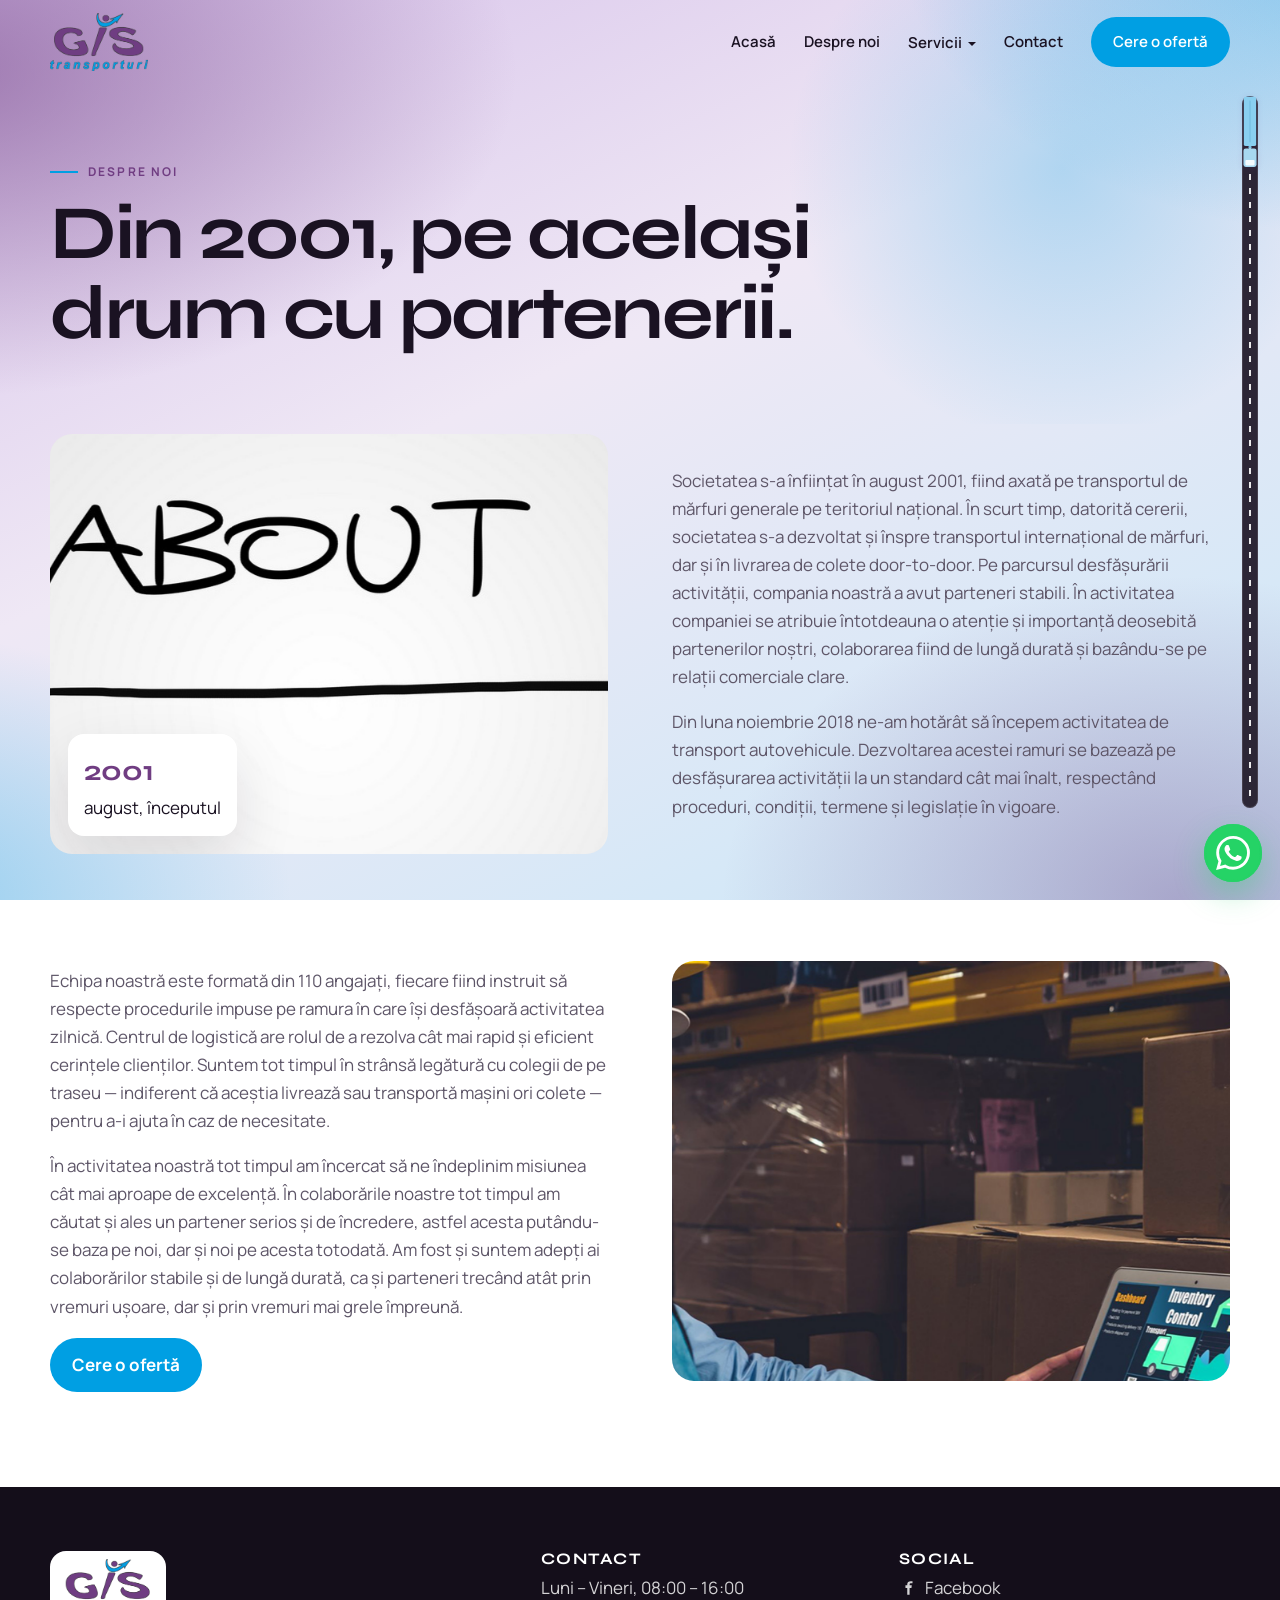
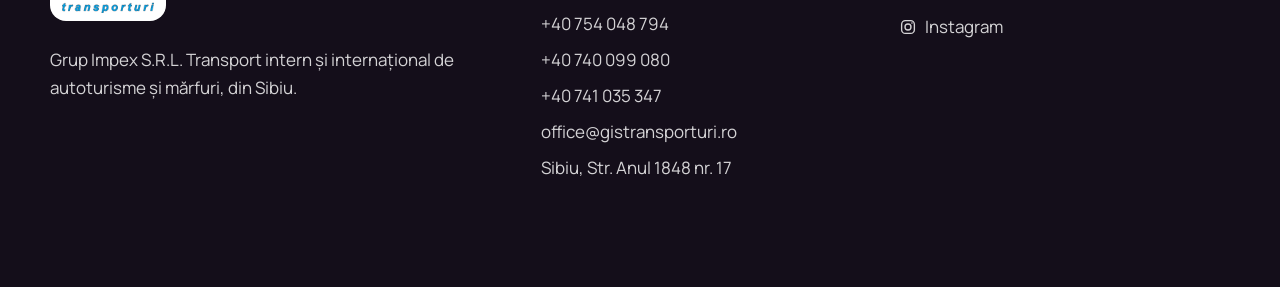
<file: despre-noi/index.html>
<!DOCTYPE html>
<html lang="ro">
<head>
  <meta charset="utf-8">
  <meta http-equiv="Cache-Control" content="no-cache, no-store, must-revalidate">
  <meta http-equiv="Pragma" content="no-cache">
  <meta http-equiv="Expires" content="0">
  <script>
  (function () {
    var build = "20260928ad";
    fetch("/version.txt", { cache: "no-store" }).then(function (r) {
      return r.ok ? r.text() : "";
    }).then(function (text) {
      var remote = (text || "").trim();
      if (!remote || remote === build || location.search.indexOf("v=" + remote) !== -1) return;
      location.replace(location.pathname + location.search + (location.search ? "&" : "?") + "v=" + remote + location.hash);
    }).catch(function () {});
  })();
  </script>
  <meta name="viewport" content="width=device-width, initial-scale=1">
  <title>Despre noi - GIS Transporturi</title>
  <meta name="description" content="Grup Impex S.R.L., înființată în 2001, transport mărfuri și autoturisme.">
  <link rel="icon" href="/assets/img/favicon.png">
  <link rel="preconnect" href="https://fonts.googleapis.com">
  <link rel="preconnect" href="https://fonts.gstatic.com" crossorigin>
  <link href="https://fonts.googleapis.com/css2?family=Manrope:wght@400;500;600;700;800&family=Syne:wght@600;700;800&display=swap" rel="stylesheet">
  <link rel="stylesheet" href="/assets/css/styles.css?v=20260928ad">
</head>
<body>
<header class="site-header">
  <div class="header-inner">
    <a class="logo" href="/"><img src="/assets/img/logo.png" alt="GIS Transporturi"></a>
    <button class="menu-toggle" aria-label="Meniu" aria-expanded="false"><span></span></button>
    <nav class="nav">
<a href="/">Acasă</a>
<a href="/#despre-noi">Despre noi</a>
<div class="nav-drop">
  <a href="/#servicii">Servicii</a>
  <menu>
    <li><a href="/#containere">Containere și colete</a></li>
    <li><a href="/#autoturisme">Transport autoturisme</a></li>
    <li><a href="/#intermediere">Intermediere</a></li>
    <li><a href="/#depozitare">Depozitare și logistică</a></li>
  </menu>
</div>
<a href="/#oferta">Contact</a>
<a class="btn" href="/#oferta">Cere o ofertă</a>
</nav>
  </div>
</header>

<section class="page-hero"><div class="wrap">
  <p class="eyebrow">Despre noi</p>
  <h1>Din 2001, pe același drum cu partenerii.</h1>
</div></section>
<section class="section" style="padding-top:10px">
  <div class="wrap split">
    <div class="frame"><img src="/assets/img/about.jpg" alt="Echipa GIS Transporturi"><div class="chip"><strong>2001</strong> august, începutul</div></div>
    <div class="prose">
      <p>Societatea s-a înființat în august 2001, fiind axată pe transportul de mărfuri generale pe teritoriul național. În scurt timp, datorită cererii, societatea s-a dezvoltat și înspre transportul internațional de mărfuri, dar și în livrarea de colete door-to-door. Pe parcursul desfășurării activității, compania noastră a avut parteneri stabili. În activitatea companiei se atribuie întotdeauna o atenție și importanță deosebită partenerilor noștri, colaborarea fiind de lungă durată și bazându-se pe relații comerciale clare.</p>
      <p>Din luna noiembrie 2018 ne-am hotărât să începem activitatea de transport autovehicule. Dezvoltarea acestei ramuri se bazează pe desfășurarea activității la un standard cât mai înalt, respectând proceduri, condiții, termene și legislație în vigoare.</p>
    </div>
  </div>
</section>
<section class="section" style="padding-top:0">
  <div class="wrap split">
    <div class="prose">
      <p>Echipa noastră este formată din 110 angajați, fiecare fiind instruit să respecte procedurile impuse pe ramura în care își desfășoară activitatea zilnică. Centrul de logistică are rolul de a rezolva cât mai rapid și eficient cerințele clienților. Suntem tot timpul în strânsă legătură cu colegii de pe traseu — indiferent că aceștia livrează sau transportă mașini ori colete — pentru a-i ajuta în caz de necesitate.</p>
      <p>În activitatea noastră tot timpul am încercat să ne îndeplinim misiunea cât mai aproape de excelență. În colaborările noastre tot timpul am căutat și ales un partener serios și de încredere, astfel acesta putându-se baza pe noi, dar și noi pe acesta totodată. Am fost și suntem adepți ai colaborărilor stabile și de lungă durată, ca și parteneri trecând atât prin vremuri ușoare, dar și prin vremuri mai grele împreună.</p>
      <a class="btn" href="/comanda-oferta/">Cere o ofertă</a>
    </div>
    <div class="frame"><img src="/assets/img/inginer.jpg" alt="Coordonare logistică"></div>
  </div>
</section>


<footer class="site-footer">
  <div class="wrap foot-grid">
    <div>
      <a class="logo-pill" href="/"><img src="/assets/img/logo.png" alt="GIS Transporturi"></a>
      <p>Grup Impex S.R.L. Transport intern și internațional de autoturisme și mărfuri, din Sibiu.</p>
    </div>
    <div>
      <h3>Contact</h3>
      <ul>
        <li>Luni – Vineri, 08:00 – 16:00</li>
        <li><a href="tel:+40754048794">+40 754 048 794</a></li>
        <li><a href="tel:+40740099080">+40 740 099 080</a></li>
        <li><a href="tel:+40741035347">+40 741 035 347</a></li>
        <li><a href="mailto:office@gistransporturi.ro">office@gistransporturi.ro</a></li>
        <li>Sibiu, Str. Anul 1848 nr. 17</li>
      </ul>
    </div>
    <div>
      <h3>Social</h3>
      <ul>
        <li><a href="https://www.facebook.com/GIStransporturi/" target="_blank" rel="noreferrer"><svg viewBox="0 0 24 24" width="18" height="18" aria-hidden="true"><path fill="currentColor" d="M14.2 8.4V6.8c0-.9.5-1.3 1.4-1.3H18V3h-2.3C12.6 3 11 4.5 11 7v1.4H8.6V12H11v9h3.1v-9h2.5l.4-3.6h-2.9z"/></svg>Facebook</a></li>
        <li><a href="https://www.instagram.com/grupimpexsrl/" target="_blank" rel="noreferrer"><svg viewBox="0 0 24 24" width="18" height="18" aria-hidden="true"><rect x="3.5" y="3.5" width="17" height="17" rx="5" fill="none" stroke="currentColor" stroke-width="1.8"/><circle cx="12" cy="12" r="4" fill="none" stroke="currentColor" stroke-width="1.8"/><circle cx="17.3" cy="6.7" r="1.1" fill="currentColor"/></svg>Instagram</a></li>
      </ul>
    </div>
  </div>
  <div class="wrap legal-row">
    <a href="/gdpr/">GDPR</a>
    <a href="/declaratie-privind-datele-cu-caracter-personal/">Date personale</a>
    <a href="/politica-privind-cookie-urile-ue/">Cookie-uri</a>
    <a href="/termeni-si-conditii/">Termeni</a>
    <a href="/politica-de-confidentialitate/">Confidențialitate</a>
    <span>© Grup Impex S.R.L.</span>
  </div>
</footer>
<a class="wa" href="https://wa.me/40754048794" aria-label="WhatsApp" target="_blank" rel="noreferrer">
  <svg viewBox="0 0 24 24" aria-hidden="true"><path fill-rule="evenodd" d="M17.472 14.382c-.297-.149-1.758-.867-2.03-.967-.273-.099-.471-.148-.67.15-.197.297-.767.966-.94 1.164-.173.199-.347.223-.644.075-.297-.15-1.255-.463-2.39-1.475-.883-.788-1.48-1.761-1.653-2.059-.173-.297-.018-.458.13-.606.134-.133.298-.347.446-.52.149-.174.198-.298.298-.497.099-.198.05-.371-.025-.52-.075-.149-.669-1.612-.916-2.207-.242-.579-.487-.5-.669-.51-.173-.008-.371-.01-.57-.01-.198 0-.52.074-.792.372-.272.297-1.04 1.016-1.04 2.479 0 1.462 1.065 2.875 1.213 3.074.149.198 2.096 3.2 5.077 4.487.709.306 1.262.489 1.694.625.712.227 1.36.195 1.871.118.571-.085 1.758-.719 2.006-1.413.248-.694.248-1.289.173-1.413-.074-.124-.272-.198-.57-.347m-5.421 7.403h-.004a9.87 9.87 0 01-5.031-1.378l-.361-.214-3.741.982.998-3.648-.235-.374a9.86 9.86 0 01-1.51-5.26c.001-5.45 4.436-9.884 9.888-9.884 2.64 0 5.122 1.03 6.988 2.898a9.825 9.825 0 012.893 6.994c-.003 5.45-4.435 9.884-9.885 9.884m8.413-18.297A11.815 11.815 0 0012.05 0C5.495 0 .16 5.335.157 11.892c0 2.096.547 4.142 1.588 5.945L.057 24l6.305-1.654a11.882 11.882 0 005.683 1.448h.005c6.554 0 11.89-5.335 11.893-11.893a11.821 11.821 0 00-3.48-8.413z"/></svg>
</a>

<script src="/assets/js/main.js?v=20260928ad"></script>
</body>
</html>
</file>
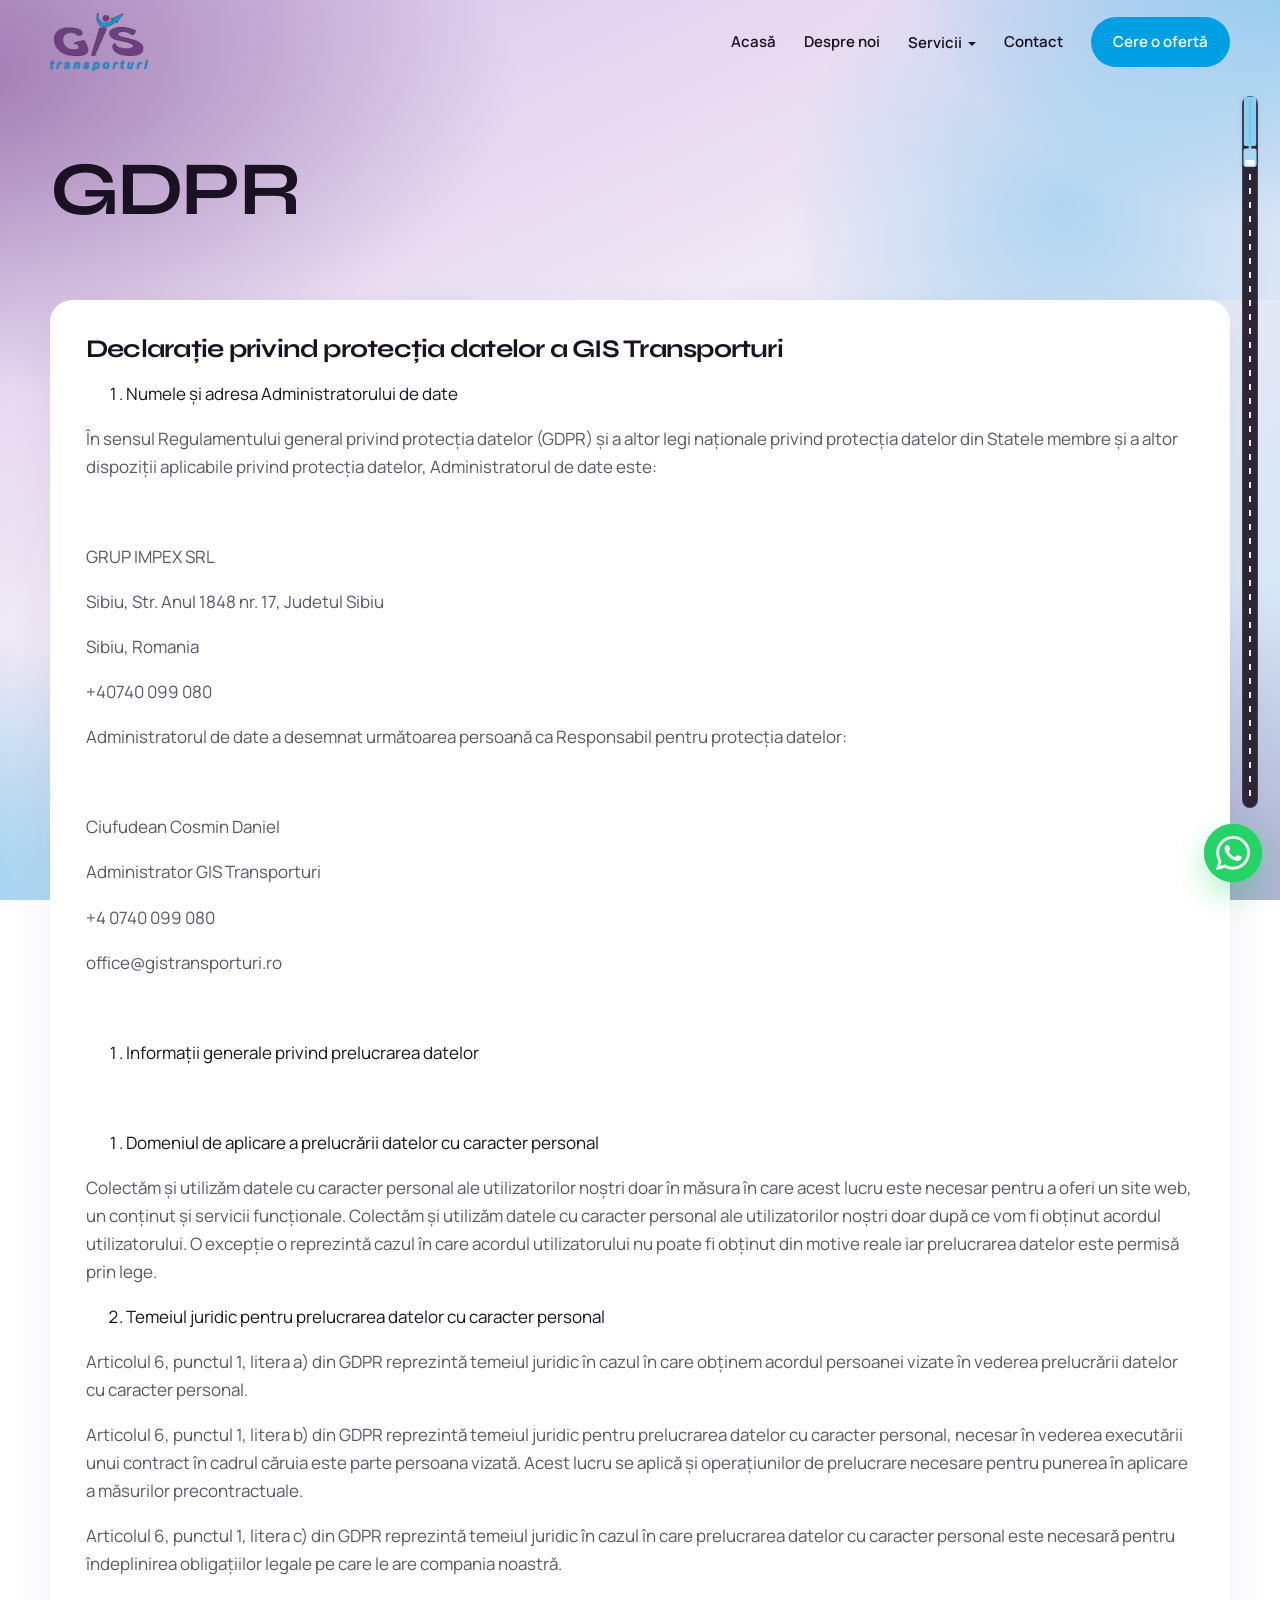
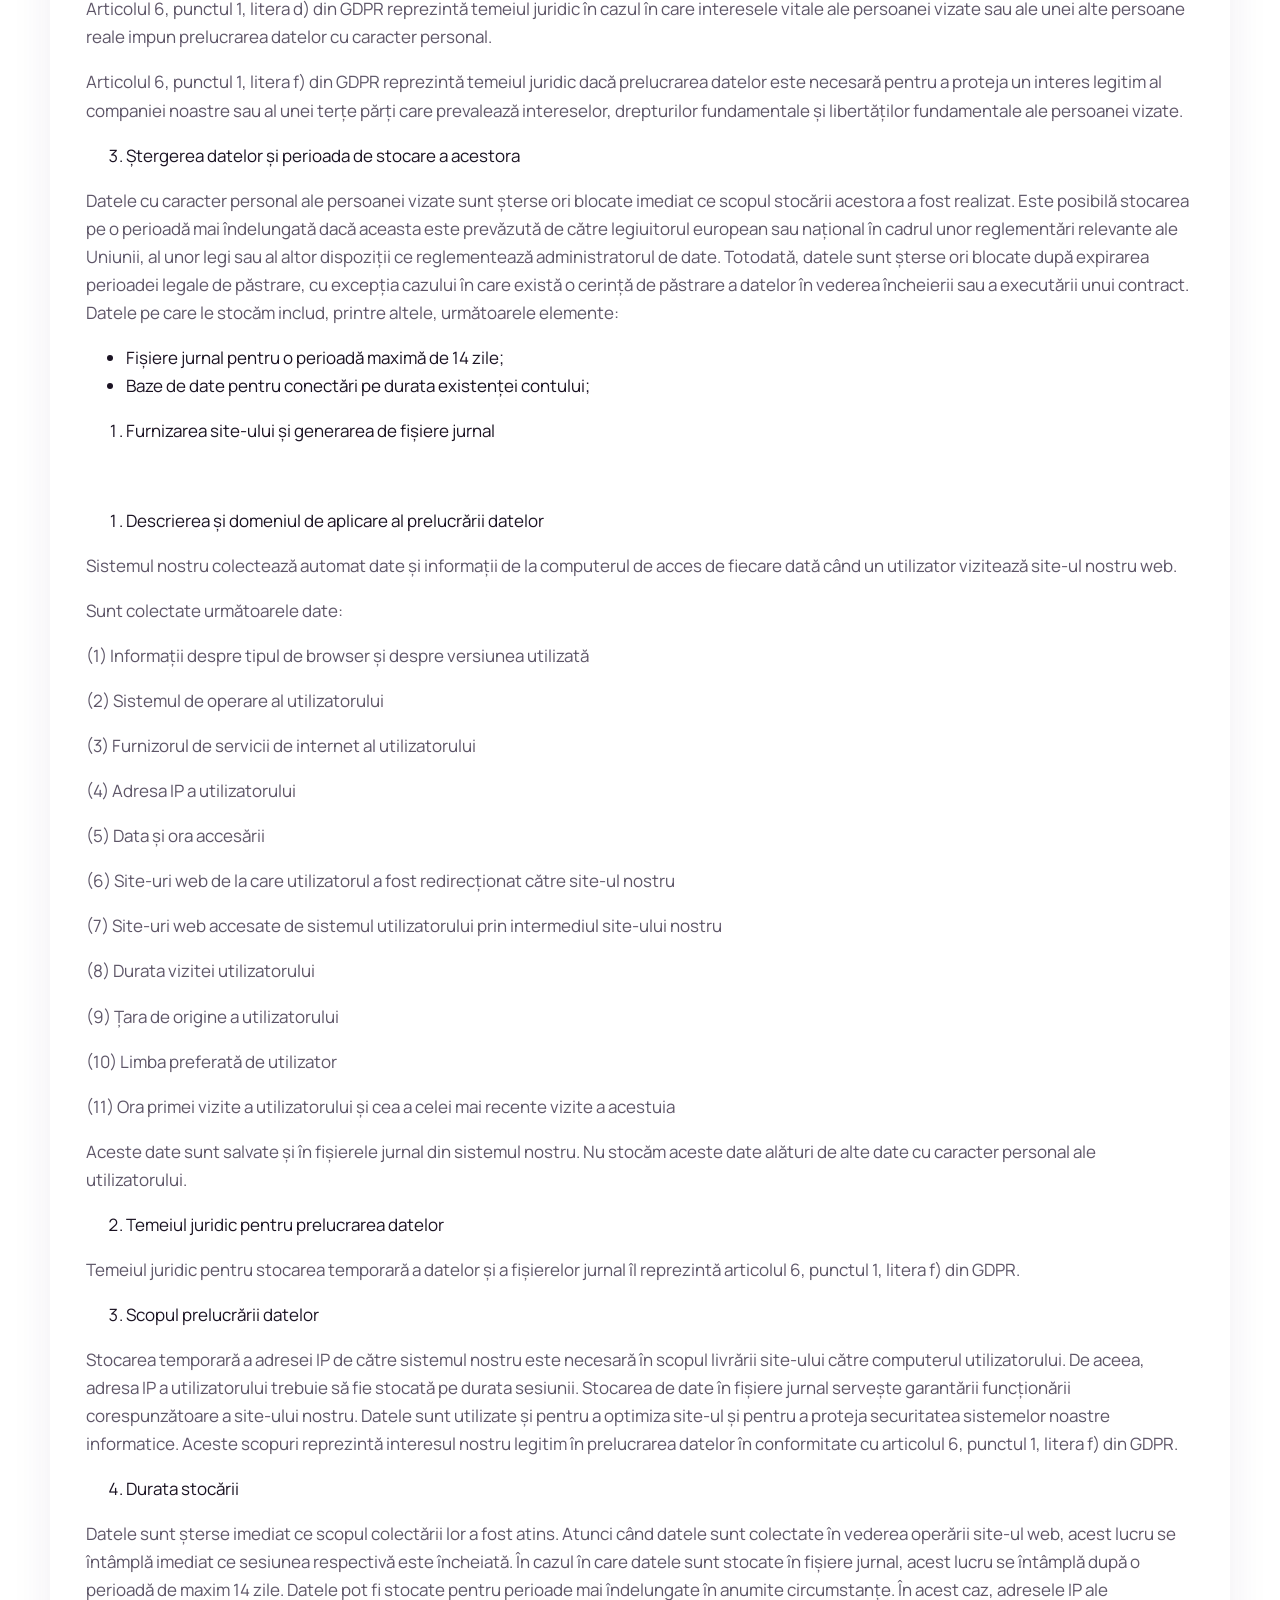
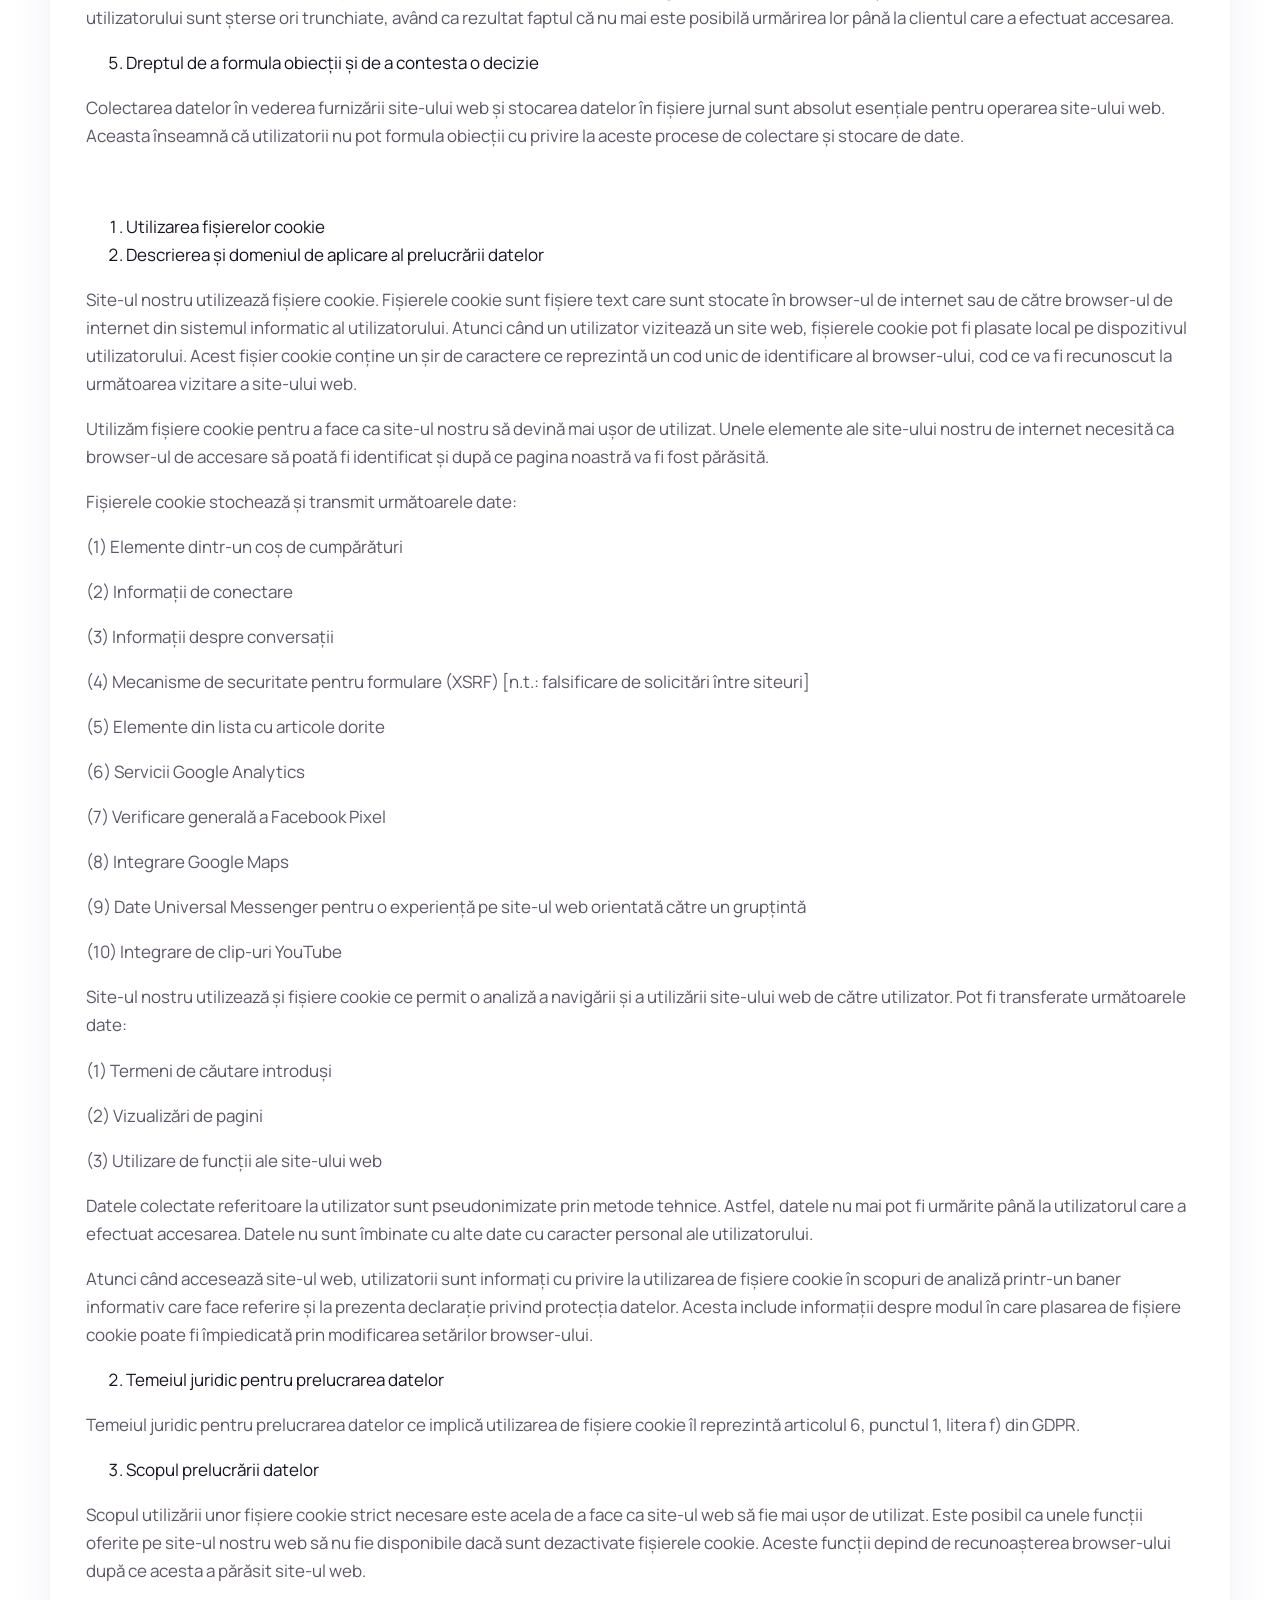
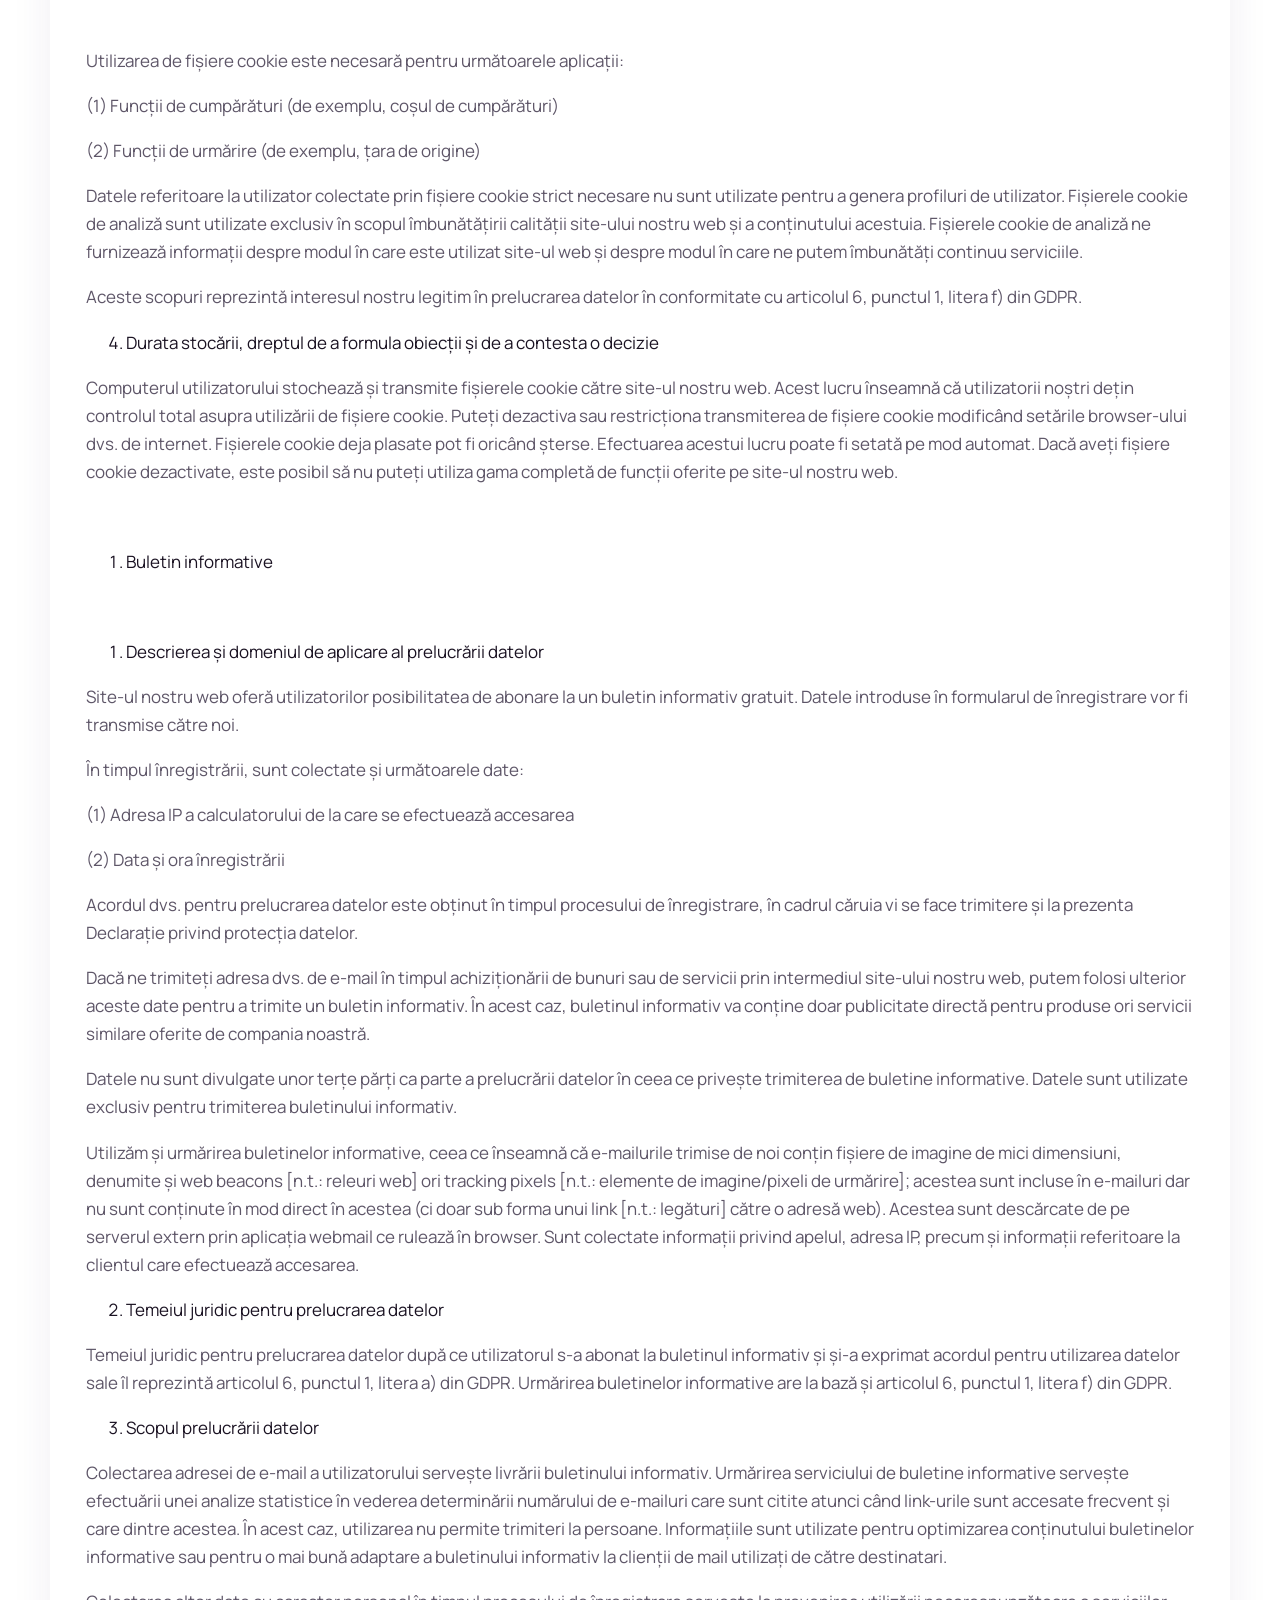
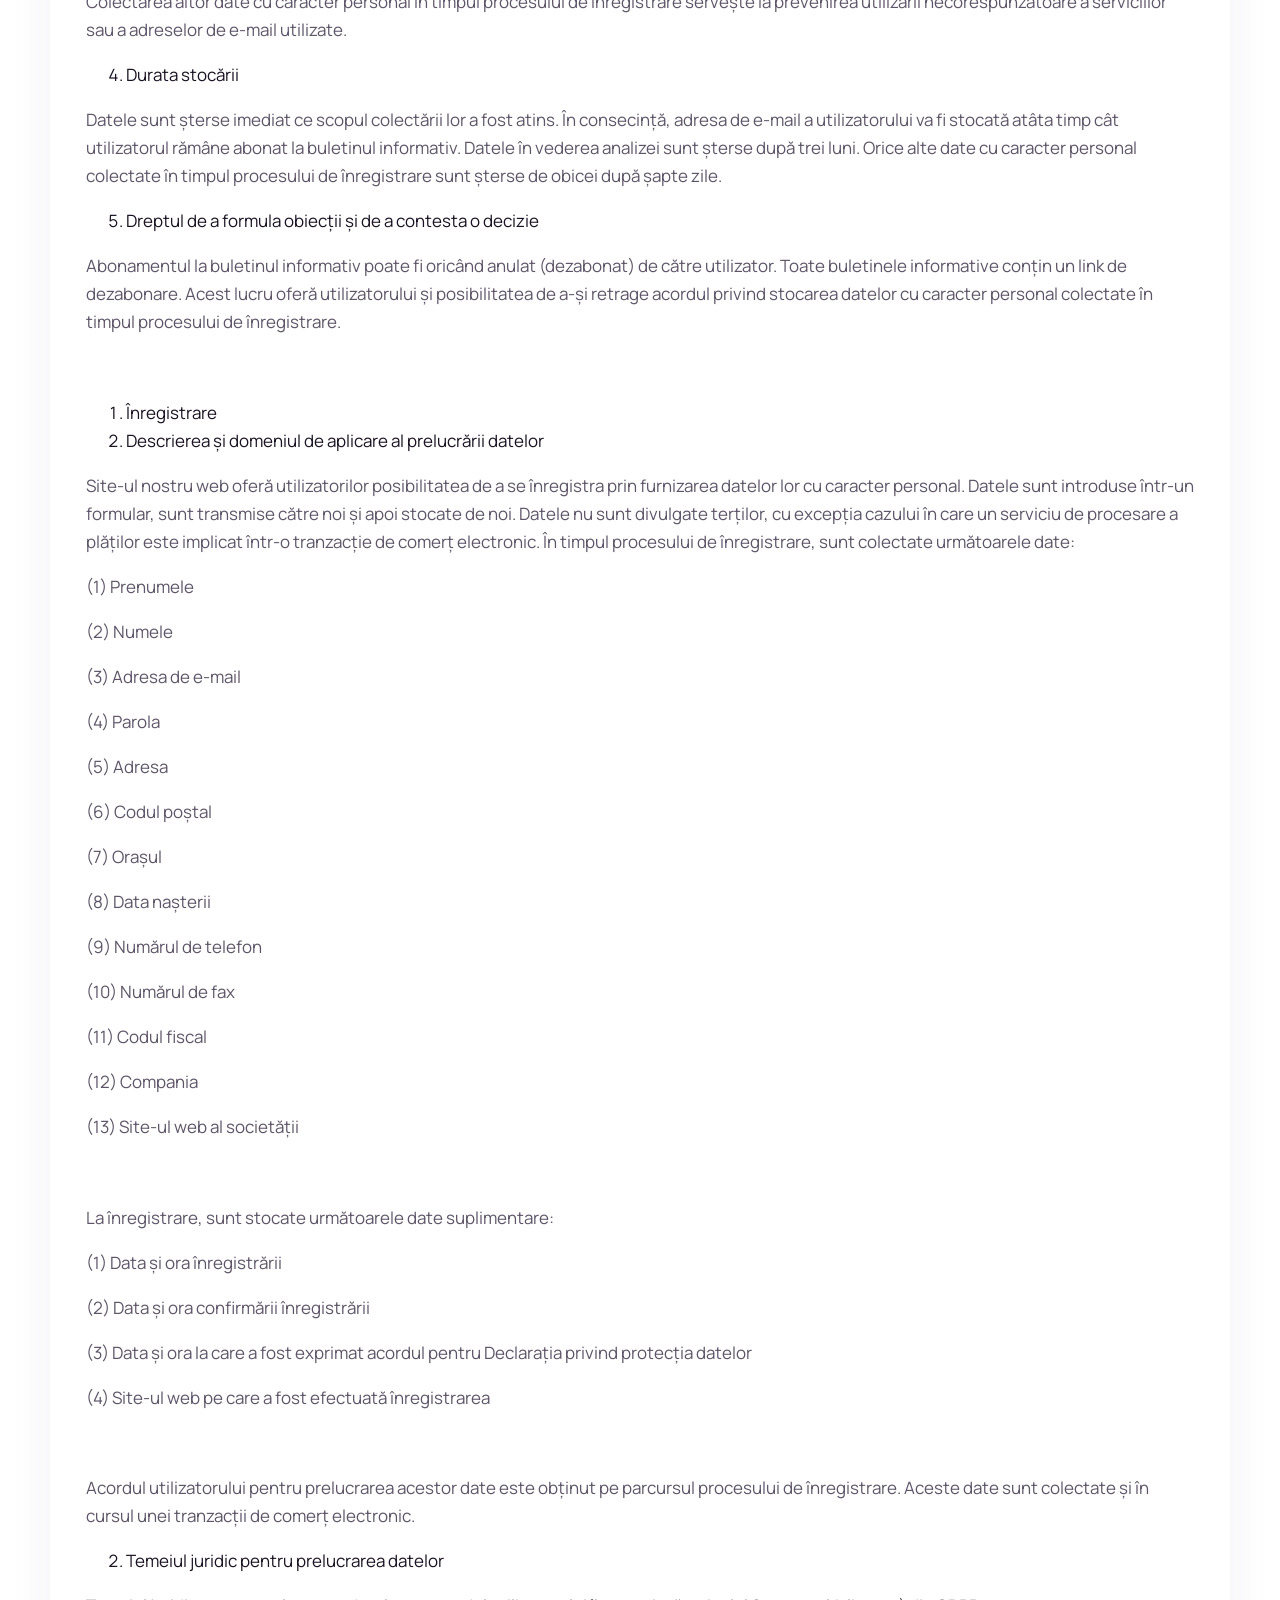
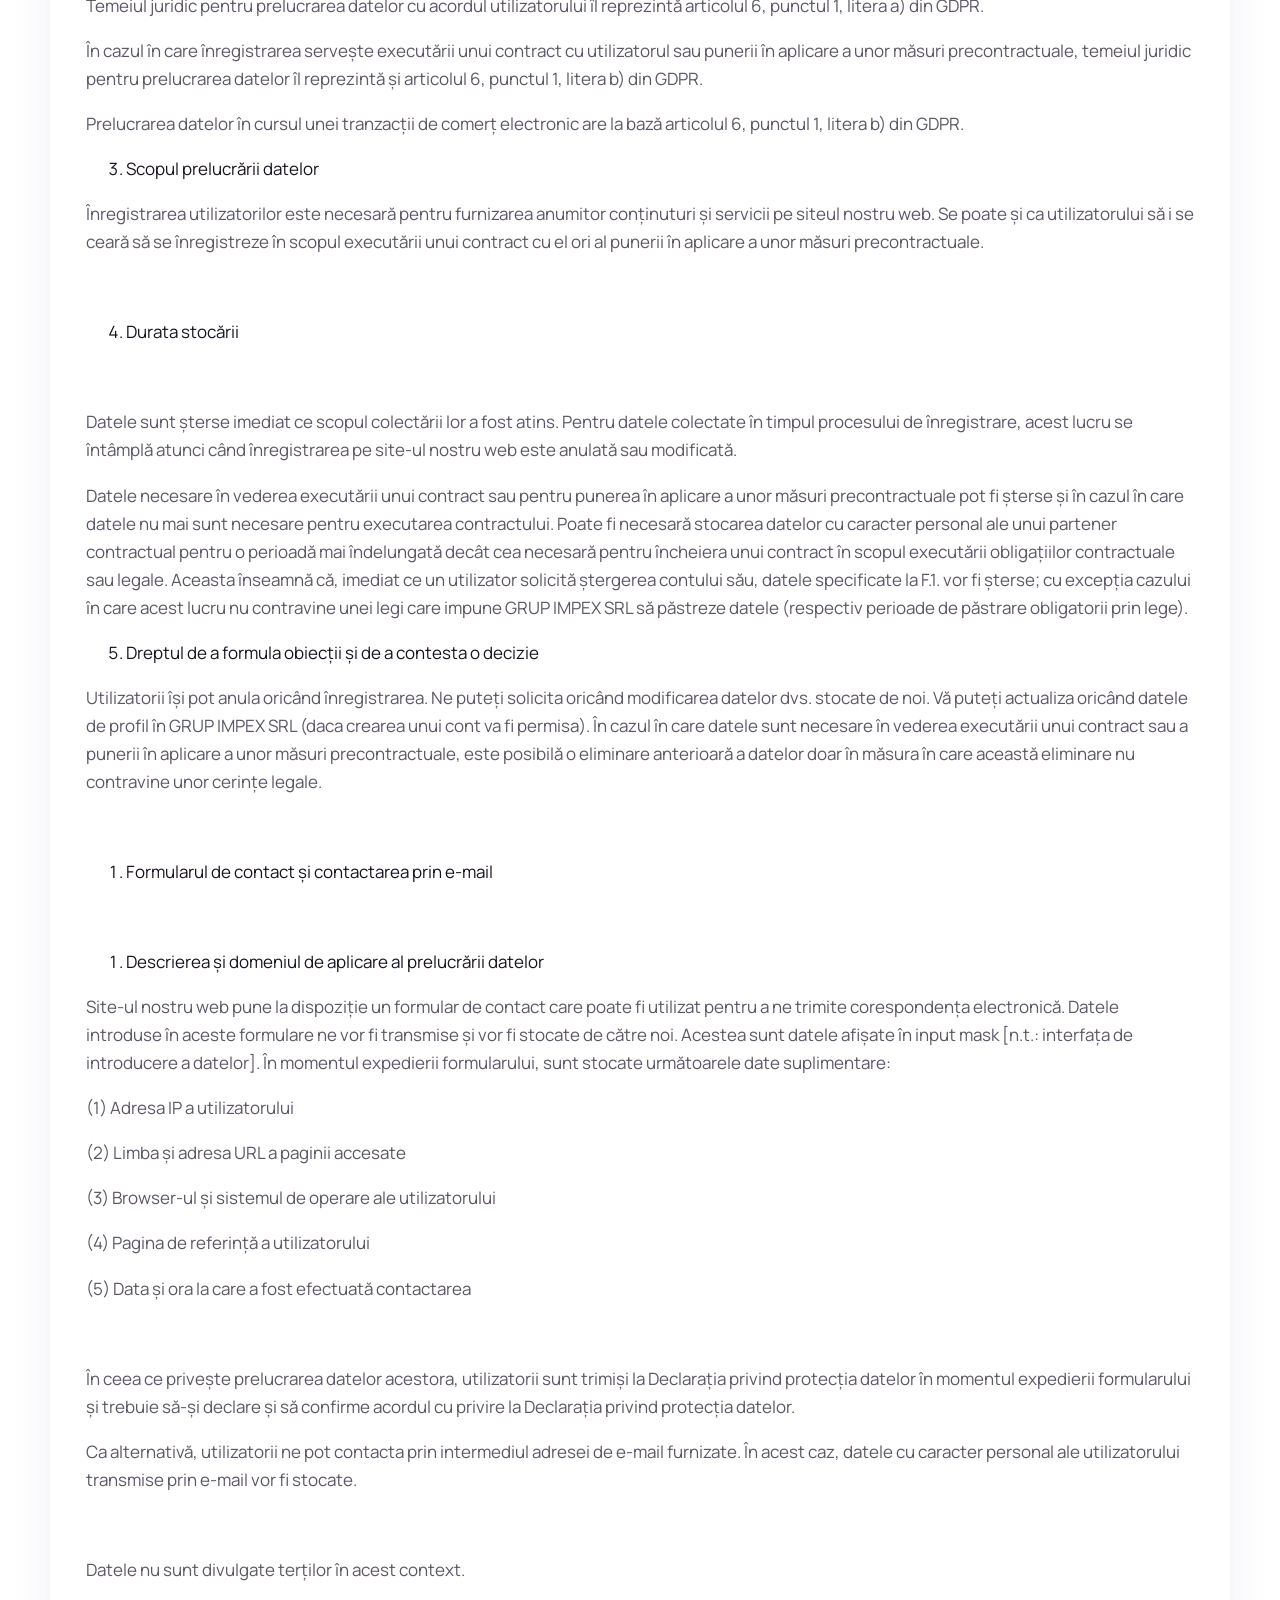
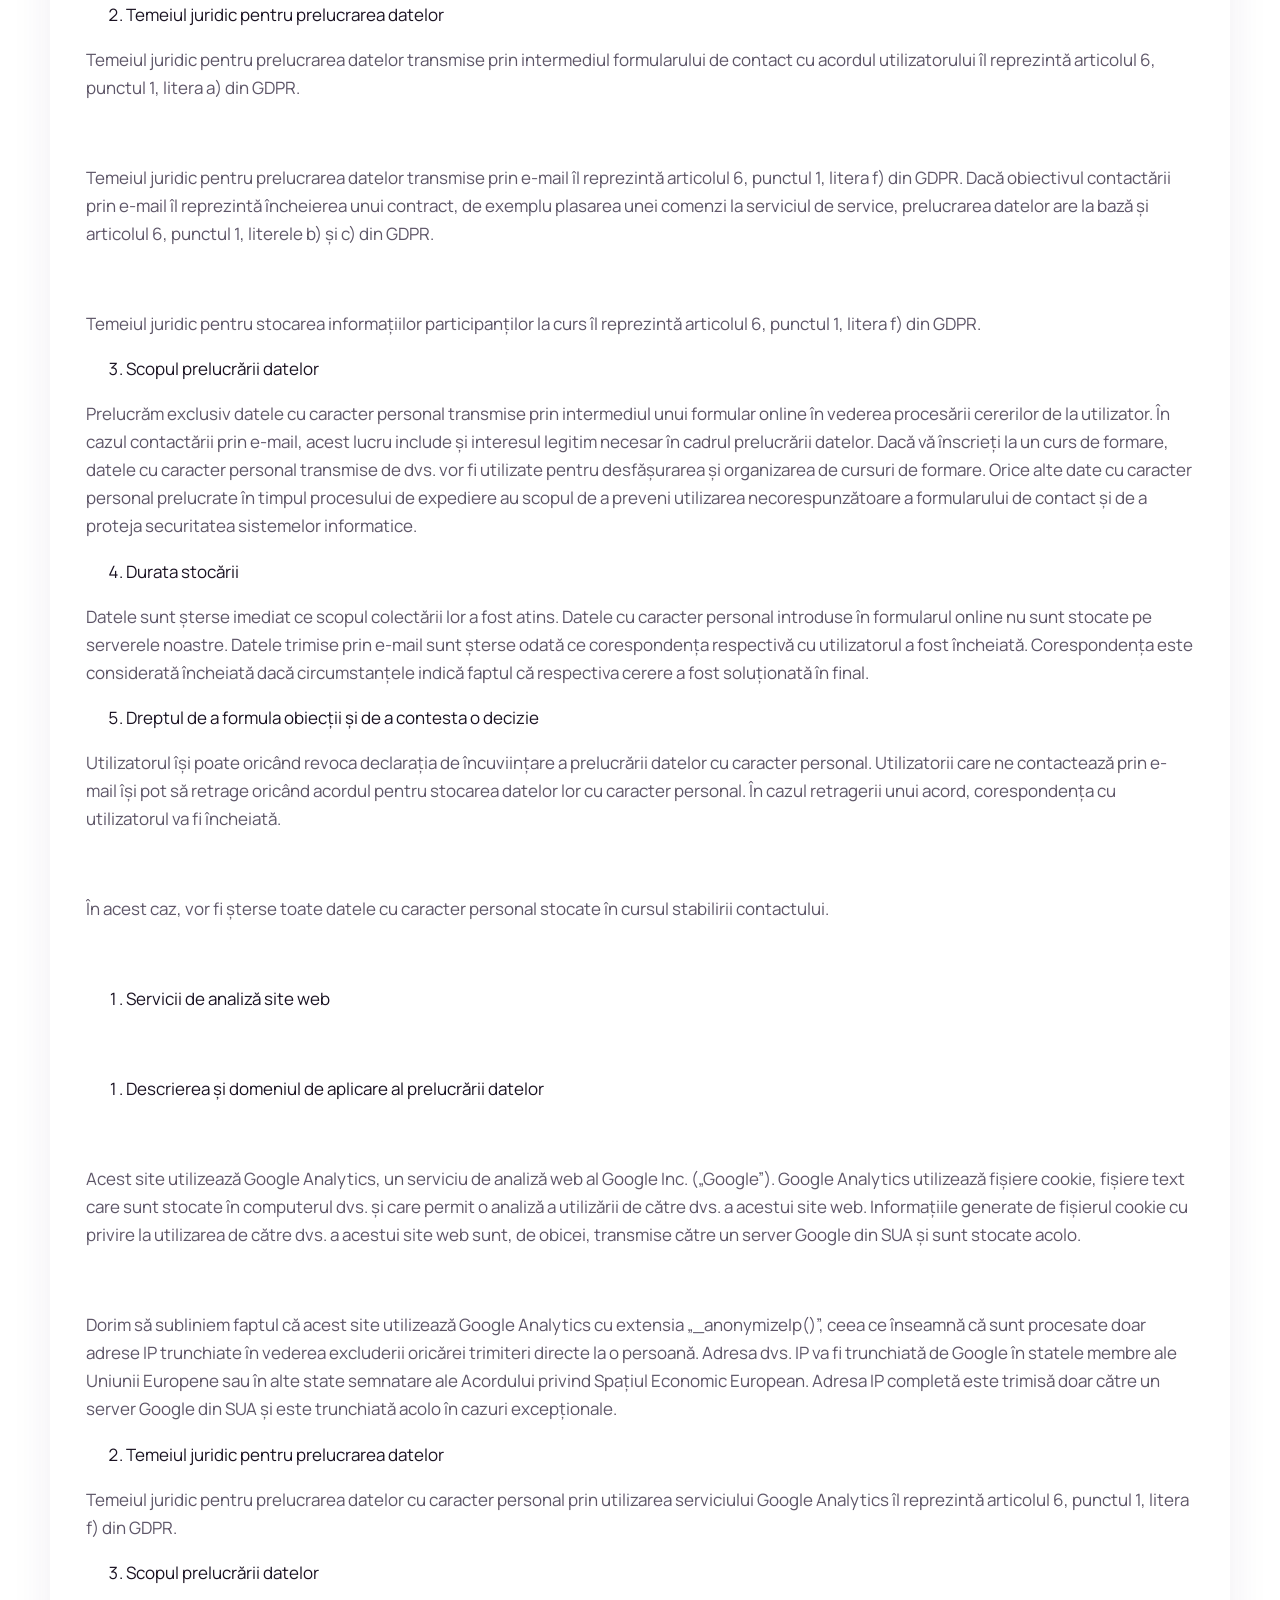
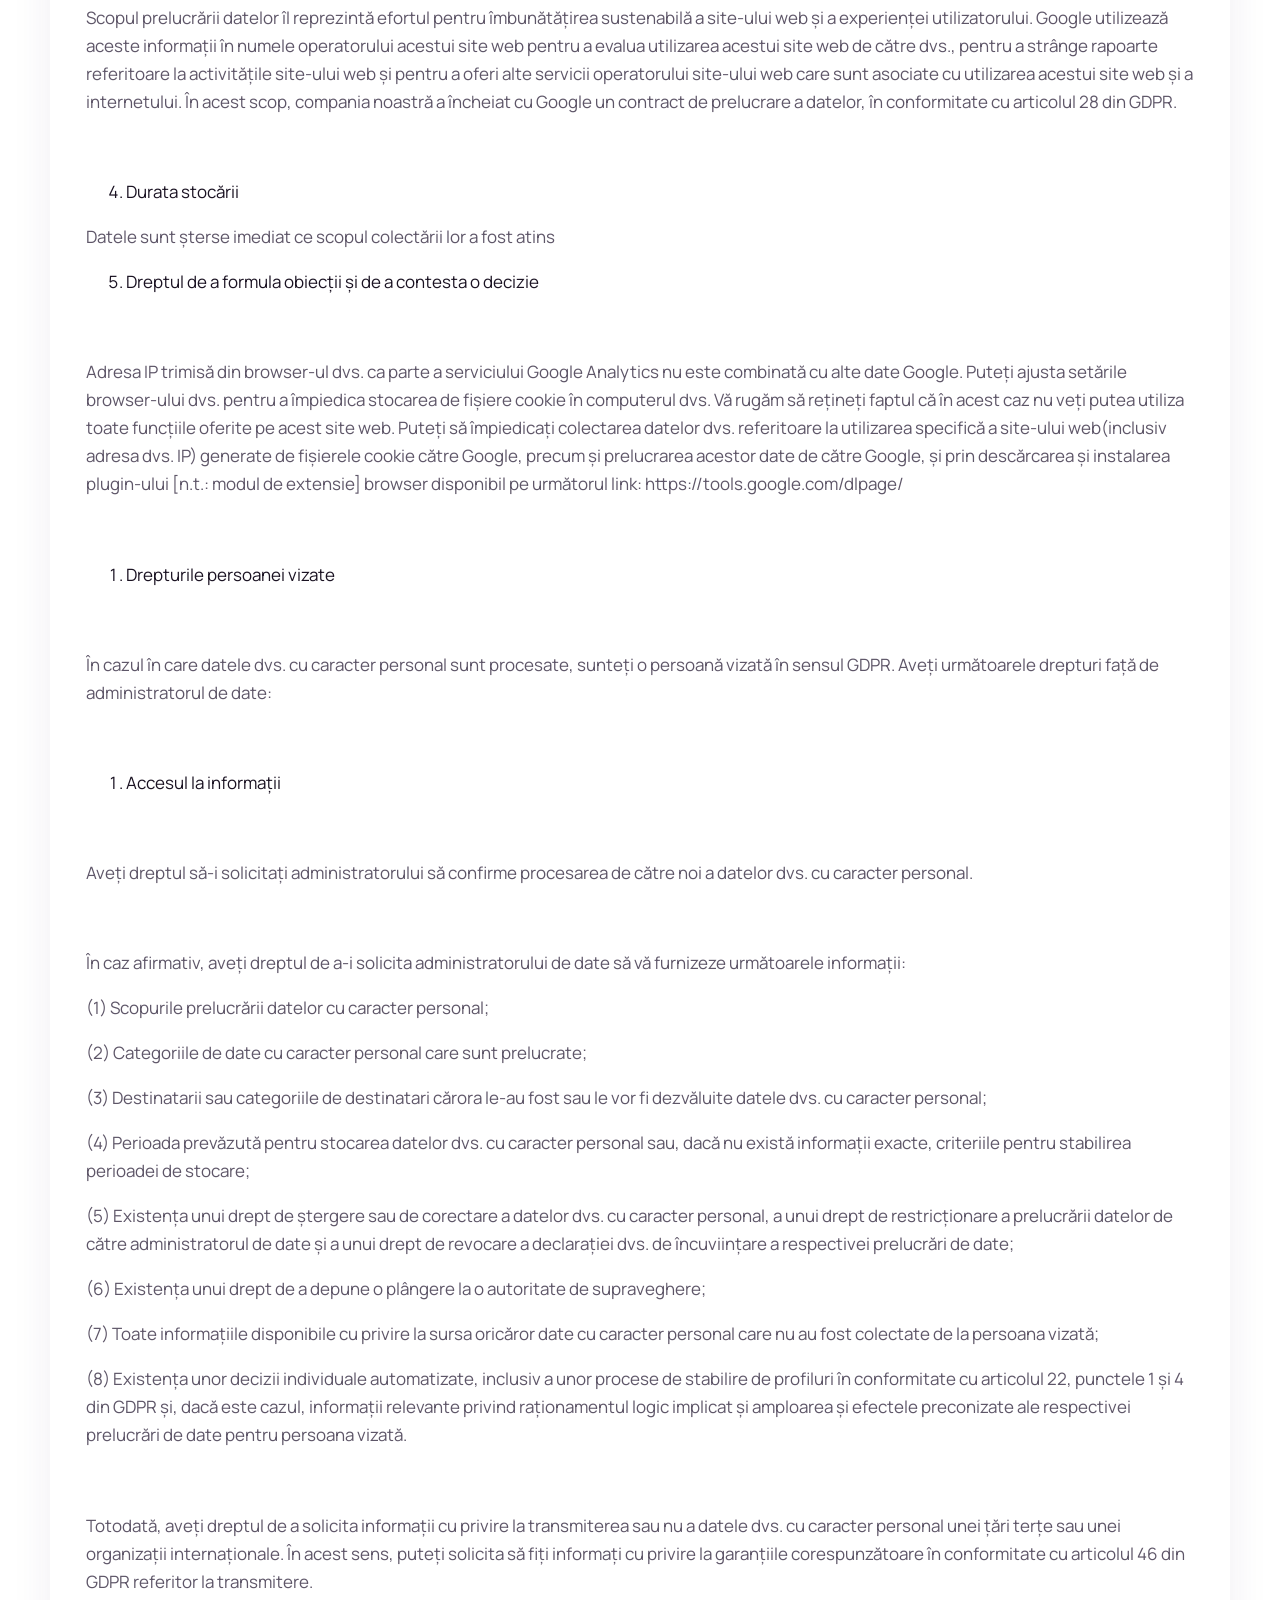
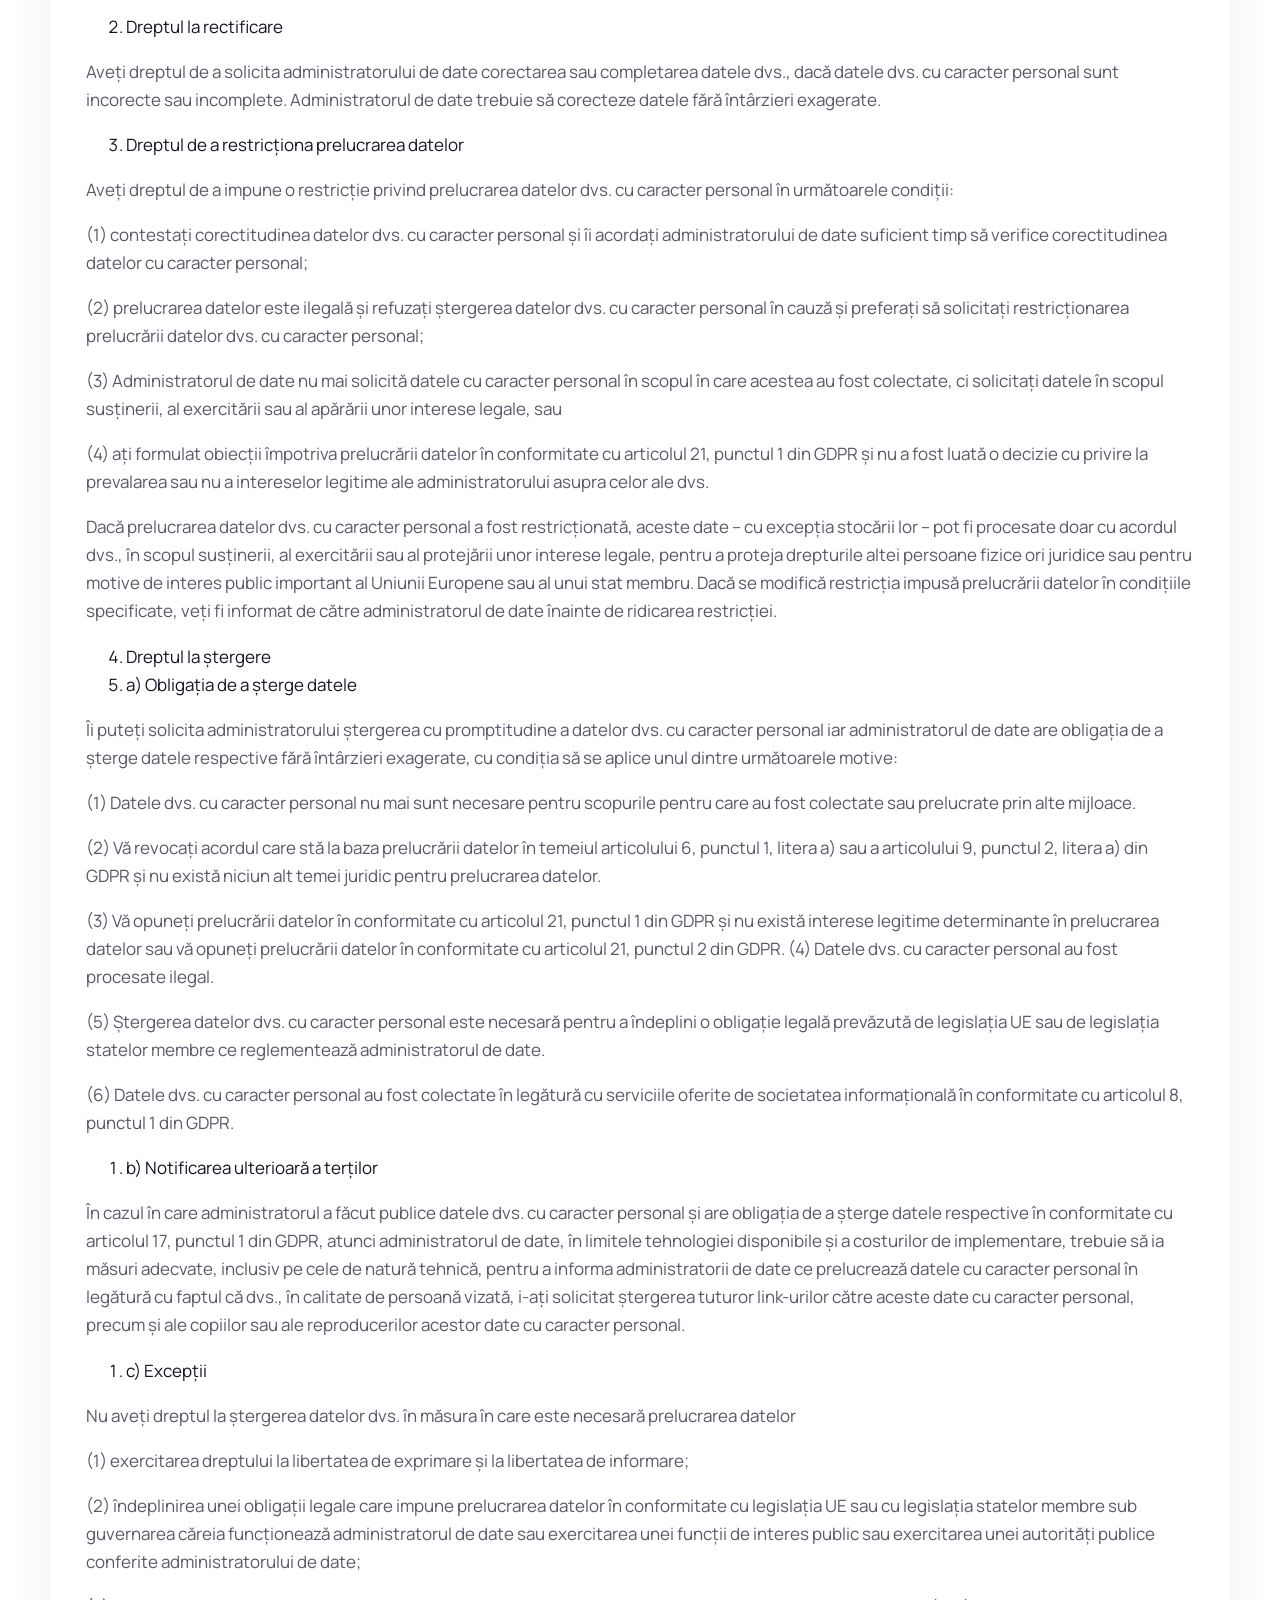
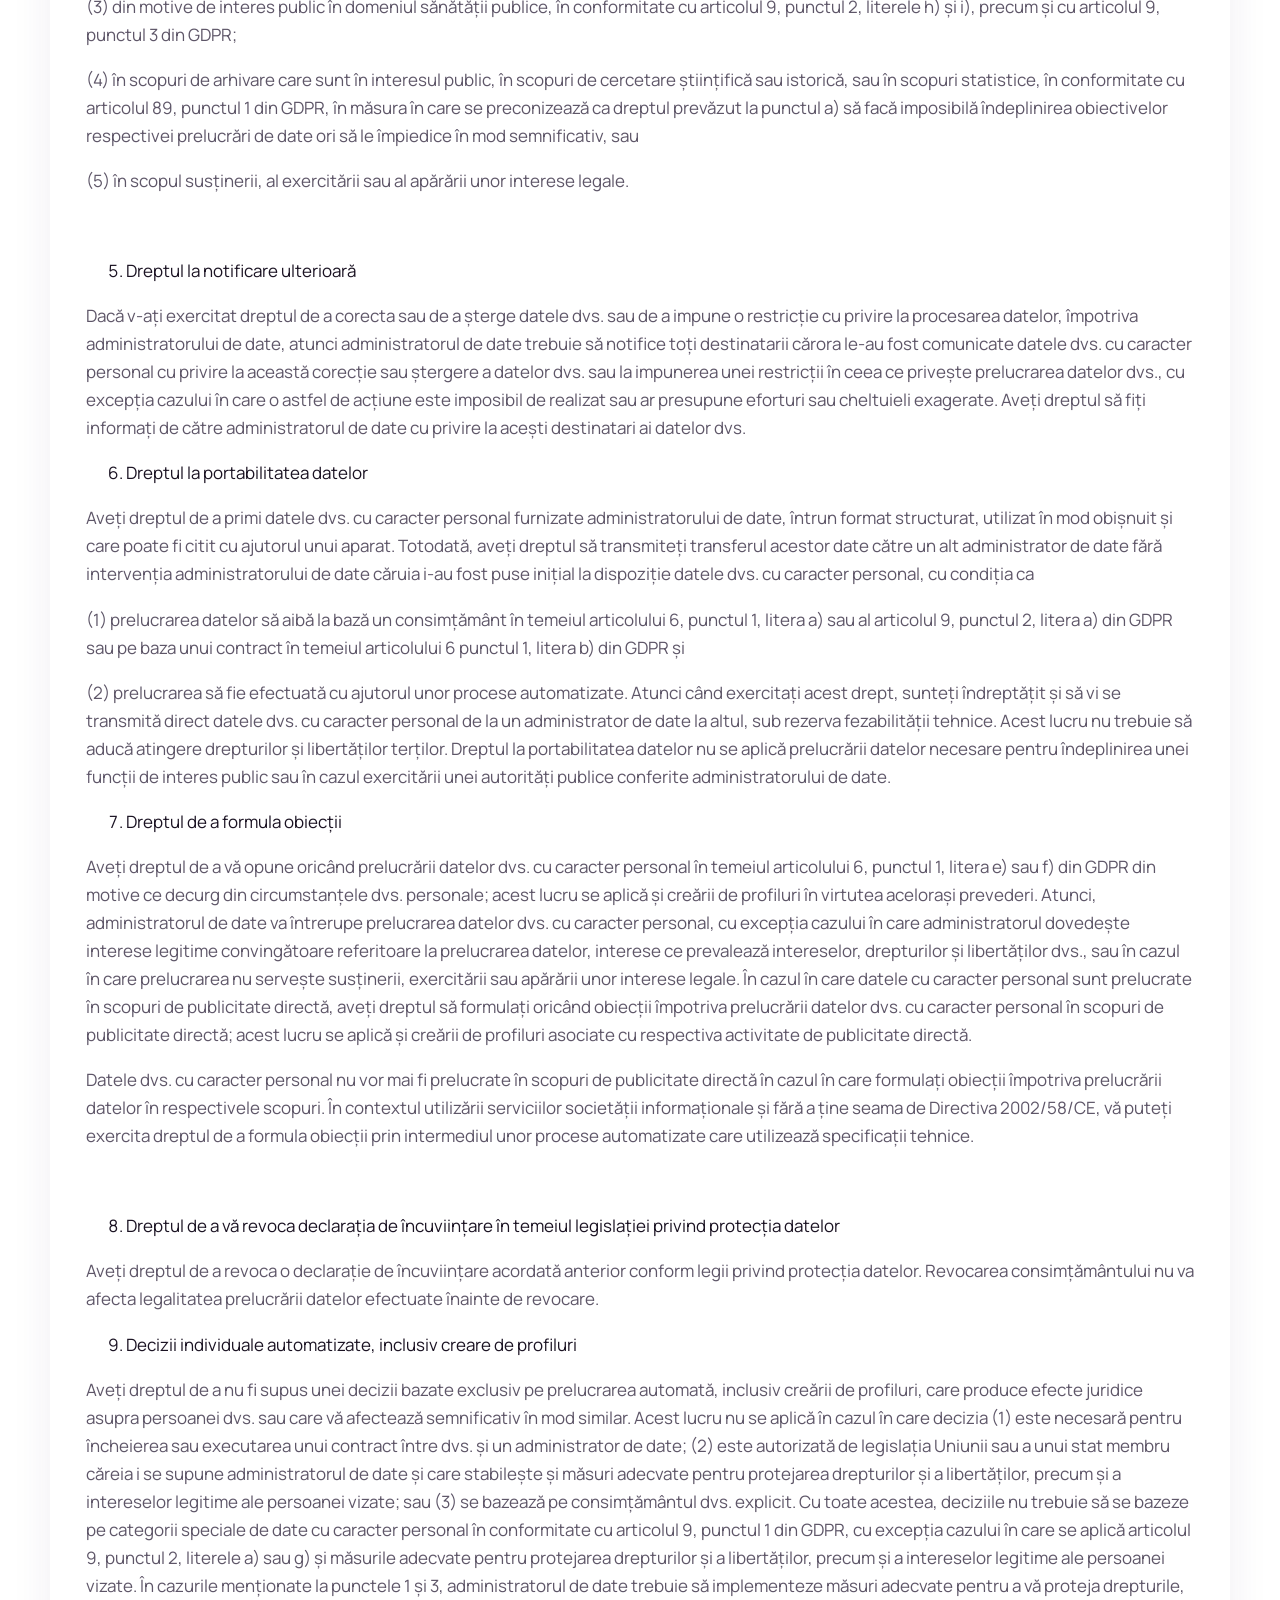
<file: gdpr/index.html>
<!DOCTYPE html>
<html lang="ro">
<head>
  <meta charset="utf-8">
  <meta http-equiv="Cache-Control" content="no-cache, no-store, must-revalidate">
  <meta http-equiv="Pragma" content="no-cache">
  <meta http-equiv="Expires" content="0">
  <script>
  (function () {
    var build = "20260928ad";
    fetch("/version.txt", { cache: "no-store" }).then(function (r) {
      return r.ok ? r.text() : "";
    }).then(function (text) {
      var remote = (text || "").trim();
      if (!remote || remote === build || location.search.indexOf("v=" + remote) !== -1) return;
      location.replace(location.pathname + location.search + (location.search ? "&" : "?") + "v=" + remote + location.hash);
    }).catch(function () {});
  })();
  </script>
  <meta name="viewport" content="width=device-width, initial-scale=1">
  <title>GDPR - GIS Transporturi</title>
  <meta name="description" content="GDPR">
  <link rel="icon" href="/assets/img/favicon.png">
  <link rel="preconnect" href="https://fonts.googleapis.com">
  <link rel="preconnect" href="https://fonts.gstatic.com" crossorigin>
  <link href="https://fonts.googleapis.com/css2?family=Manrope:wght@400;500;600;700;800&family=Syne:wght@600;700;800&display=swap" rel="stylesheet">
  <link rel="stylesheet" href="/assets/css/styles.css?v=20260928ad">
</head>
<body>
<header class="site-header">
  <div class="header-inner">
    <a class="logo" href="/"><img src="/assets/img/logo.png" alt="GIS Transporturi"></a>
    <button class="menu-toggle" aria-label="Meniu" aria-expanded="false"><span></span></button>
    <nav class="nav">
<a href="/">Acasă</a>
<a href="/#despre-noi">Despre noi</a>
<div class="nav-drop">
  <a href="/#servicii">Servicii</a>
  <menu>
    <li><a href="/#containere">Containere și colete</a></li>
    <li><a href="/#autoturisme">Transport autoturisme</a></li>
    <li><a href="/#intermediere">Intermediere</a></li>
    <li><a href="/#depozitare">Depozitare și logistică</a></li>
  </menu>
</div>
<a href="/#oferta">Contact</a>
<a class="btn" href="/#oferta">Cere o ofertă</a>
</nav>
  </div>
</header>

<section class="page-hero"><div class="wrap"><h1>GDPR</h1></div></section>
<section class="section" style="padding-top:0"><div class="wrap legal"><h1>Declarație privind protecția datelor a GIS Transporturi</h1>
<ol>
<li>Numele și adresa Administratorului de date</li>
</ol>
<p>În sensul Regulamentului general privind protecția datelor (GDPR) și a altor legi naționale privind protecția datelor din Statele membre și a altor dispoziții aplicabile privind protecția datelor, Administratorul de date este:</p>
<p>&nbsp;</p>
<p>GRUP IMPEX SRL</p>
<p>Sibiu, Str. Anul 1848 nr. 17, Judetul Sibiu</p>
<p>Sibiu, Romania</p>
<p>+40740 099 080</p>
<p>Administratorul de date a desemnat următoarea persoană ca Responsabil pentru protecția datelor:</p>
<p>&nbsp;</p>
<p>Ciufudean Cosmin Daniel</p>
<p>Administrator GIS Transporturi</p>
<p>+4 0740 099 080</p>
<p>office@gistransporturi.ro</p>
<p>&nbsp;</p>
<ol>
<li>Informații generale privind prelucrarea datelor</li>
</ol>
<p>&nbsp;</p>
<ol>
<li>Domeniul de aplicare a prelucrării datelor cu caracter personal</li>
</ol>
<p>Colectăm și utilizăm datele cu caracter personal ale utilizatorilor noștri doar în măsura în care acest lucru este necesar pentru a oferi un site web, un conținut și servicii funcționale. Colectăm și utilizăm datele cu caracter personal ale utilizatorilor noștri doar după ce vom fi obținut acordul utilizatorului. O excepție o reprezintă cazul în care acordul utilizatorului nu poate fi obținut din motive reale iar prelucrarea datelor este permisă prin lege.</p>
<ol start="2">
<li>Temeiul juridic pentru prelucrarea datelor cu caracter personal</li>
</ol>
<p>Articolul 6, punctul 1, litera a) din GDPR reprezintă temeiul juridic în cazul în care obținem acordul persoanei vizate în vederea prelucrării datelor cu caracter personal.</p>
<p>Articolul 6, punctul 1, litera b) din GDPR reprezintă temeiul juridic pentru prelucrarea datelor cu caracter personal, necesar în vederea executării unui contract în cadrul căruia este parte persoana vizată. Acest lucru se aplică și operațiunilor de prelucrare necesare pentru punerea în aplicare a măsurilor precontractuale.</p>
<p>Articolul 6, punctul 1, litera c) din GDPR reprezintă temeiul juridic în cazul în care prelucrarea datelor cu caracter personal este necesară pentru îndeplinirea obligațiilor legale pe care le are compania noastră.</p>
<p>Articolul 6, punctul 1, litera d) din GDPR reprezintă temeiul juridic în cazul în care interesele vitale ale persoanei vizate sau ale unei alte persoane reale impun prelucrarea datelor cu caracter personal.</p>
<p>Articolul 6, punctul 1, litera f) din GDPR reprezintă temeiul juridic dacă prelucrarea datelor este necesară pentru a proteja un interes legitim al companiei noastre sau al unei terțe părți care prevalează intereselor, drepturilor fundamentale și libertăților fundamentale ale persoanei vizate.</p>
<ol start="3">
<li>Ștergerea datelor și perioada de stocare a acestora</li>
</ol>
<p>Datele cu caracter personal ale persoanei vizate sunt șterse ori blocate imediat ce scopul stocării acestora a fost realizat. Este posibilă stocarea pe o perioadă mai îndelungată dacă aceasta este prevăzută de către legiuitorul european sau național în cadrul unor reglementări relevante ale Uniunii, al unor legi sau al altor dispoziții ce reglementează administratorul de date. Totodată, datele sunt șterse ori blocate după expirarea perioadei legale de păstrare, cu excepția cazului în care există o cerință de păstrare a datelor în vederea încheierii sau a executării unui contract. Datele pe care le stocăm includ, printre altele, următoarele elemente:</p>
<ul>
<li>Fișiere jurnal pentru o perioadă maximă de 14 zile;</li>
<li>Baze de date pentru conectări pe durata existenței contului;</li>
</ul>
<ol>
<li>Furnizarea site-ului și generarea de fișiere jurnal</li>
</ol>
<p>&nbsp;</p>
<ol>
<li>Descrierea și domeniul de aplicare al prelucrării datelor</li>
</ol>
<p>Sistemul nostru colectează automat date și informații de la computerul de acces de fiecare dată când un utilizator vizitează site-ul nostru web.</p>
<p>Sunt colectate următoarele date:</p>
<p>(1) Informații despre tipul de browser și despre versiunea utilizată</p>
<p>(2) Sistemul de operare al utilizatorului</p>
<p>(3) Furnizorul de servicii de internet al utilizatorului</p>
<p>(4) Adresa IP a utilizatorului</p>
<p>(5) Data și ora accesării</p>
<p>(6) Site-uri web de la care utilizatorul a fost redirecționat către site-ul nostru</p>
<p>(7) Site-uri web accesate de sistemul utilizatorului prin intermediul site-ului nostru</p>
<p>(8) Durata vizitei utilizatorului</p>
<p>(9) Țara de origine a utilizatorului</p>
<p>(10) Limba preferată de utilizator</p>
<p>(11) Ora primei vizite a utilizatorului și cea a celei mai recente vizite a acestuia</p>
<p>Aceste date sunt salvate și în fișierele jurnal din sistemul nostru. Nu stocăm aceste date alături de alte date cu caracter personal ale utilizatorului.</p>
<ol start="2">
<li>Temeiul juridic pentru prelucrarea datelor</li>
</ol>
<p>Temeiul juridic pentru stocarea temporară a datelor și a fișierelor jurnal îl reprezintă articolul 6, punctul 1, litera f) din GDPR.</p>
<ol start="3">
<li>Scopul prelucrării datelor</li>
</ol>
<p>Stocarea temporară a adresei IP de către sistemul nostru este necesară în scopul livrării site-ului către computerul utilizatorului. De aceea, adresa IP a utilizatorului trebuie să fie stocată pe durata sesiunii. Stocarea de date în fișiere jurnal servește garantării funcționării corespunzătoare a site-ului nostru. Datele sunt utilizate și pentru a optimiza site-ul și pentru a proteja securitatea sistemelor noastre informatice. Aceste scopuri reprezintă interesul nostru legitim în prelucrarea datelor în conformitate cu articolul 6, punctul 1, litera f) din GDPR.</p>
<ol start="4">
<li>Durata stocării</li>
</ol>
<p>Datele sunt șterse imediat ce scopul colectării lor a fost atins. Atunci când datele sunt colectate în vederea operării site-ul web, acest lucru se întâmplă imediat ce sesiunea respectivă este încheiată. În cazul în care datele sunt stocate în fișiere jurnal, acest lucru se întâmplă după o perioadă de maxim 14 zile. Datele pot fi stocate pentru perioade mai îndelungate în anumite circumstanțe. În acest caz, adresele IP ale utilizatorului sunt șterse ori trunchiate, având ca rezultat faptul că nu mai este posibilă urmărirea lor până la clientul care a efectuat accesarea.</p>
<ol start="5">
<li>Dreptul de a formula obiecții și de a contesta o decizie</li>
</ol>
<p>Colectarea datelor în vederea furnizării site-ului web și stocarea datelor în fișiere jurnal sunt absolut esențiale pentru operarea site-ului web. Aceasta înseamnă că utilizatorii nu pot formula obiecții cu privire la aceste procese de colectare și stocare de date.</p>
<p>&nbsp;</p>
<ol>
<li>Utilizarea fișierelor cookie</li>
<li>Descrierea și domeniul de aplicare al prelucrării datelor</li>
</ol>
<p>Site-ul nostru utilizează fișiere cookie. Fișierele cookie sunt fișiere text care sunt stocate în browser-ul de internet sau de către browser-ul de internet din sistemul informatic al utilizatorului. Atunci când un utilizator vizitează un site web, fișierele cookie pot fi plasate local pe dispozitivul utilizatorului. Acest fișier cookie conține un șir de caractere ce reprezintă un cod unic de identificare al browser-ului, cod ce va fi recunoscut la următoarea vizitare a site-ului web.</p>
<p>Utilizăm fișiere cookie pentru a face ca site-ul nostru să devină mai ușor de utilizat. Unele elemente ale site-ului nostru de internet necesită ca browser-ul de accesare să poată fi identificat și după ce pagina noastră va fi fost părăsită.</p>
<p>Fișierele cookie stochează și transmit următoarele date:</p>
<p>(1) Elemente dintr-un coș de cumpărături</p>
<p>(2) Informații de conectare</p>
<p>(3) Informații despre conversații</p>
<p>(4) Mecanisme de securitate pentru formulare (XSRF) [n.t.: falsificare de solicitări între siteuri]</p>
<p>(5) Elemente din lista cu articole dorite</p>
<p>(6) Servicii Google Analytics</p>
<p>(7) Verificare generală a Facebook Pixel</p>
<p>(8) Integrare Google Maps</p>
<p>(9) Date Universal Messenger pentru o experiență pe site-ul web orientată către un grupțintă</p>
<p>(10) Integrare de clip-uri YouTube</p>
<p>Site-ul nostru utilizează și fișiere cookie ce permit o analiză a navigării și a utilizării site-ului web de către utilizator. Pot fi transferate următoarele date:</p>
<p>(1) Termeni de căutare introduși</p>
<p>(2) Vizualizări de pagini</p>
<p>(3) Utilizare de funcții ale site-ului web</p>
<p>Datele colectate referitoare la utilizator sunt pseudonimizate prin metode tehnice. Astfel, datele nu mai pot fi urmărite până la utilizatorul care a efectuat accesarea. Datele nu sunt îmbinate cu alte date cu caracter personal ale utilizatorului.</p>
<p>Atunci când accesează site-ul web, utilizatorii sunt informați cu privire la utilizarea de fișiere cookie în scopuri de analiză printr-un baner informativ care face referire și la prezenta declarație privind protecția datelor. Acesta include informații despre modul în care plasarea de fișiere cookie poate fi împiedicată prin modificarea setărilor browser-ului.</p>
<ol start="2">
<li>Temeiul juridic pentru prelucrarea datelor</li>
</ol>
<p>Temeiul juridic pentru prelucrarea datelor ce implică utilizarea de fișiere cookie îl reprezintă articolul 6, punctul 1, litera f) din GDPR.</p>
<ol start="3">
<li>Scopul prelucrării datelor</li>
</ol>
<p>Scopul utilizării unor fișiere cookie strict necesare este acela de a face ca site-ul web să fie mai ușor de utilizat. Este posibil ca unele funcții oferite pe site-ul nostru web să nu fie disponibile dacă sunt dezactivate fișierele cookie. Aceste funcții depind de recunoașterea browser-ului după ce acesta a părăsit site-ul web.</p>
<p>&nbsp;</p>
<p>Utilizarea de fișiere cookie este necesară pentru următoarele aplicații:</p>
<p>(1) Funcții de cumpărături (de exemplu, coșul de cumpărături)</p>
<p>(2) Funcții de urmărire (de exemplu, țara de origine)</p>
<p>Datele referitoare la utilizator colectate prin fișiere cookie strict necesare nu sunt utilizate pentru a genera profiluri de utilizator. Fișierele cookie de analiză sunt utilizate exclusiv în scopul îmbunătățirii calității site-ului nostru web și a conținutului acestuia. Fișierele cookie de analiză ne furnizează informații despre modul în care este utilizat site-ul web și despre modul în care ne putem îmbunătăți continuu serviciile.</p>
<p>Aceste scopuri reprezintă interesul nostru legitim în prelucrarea datelor în conformitate cu articolul 6, punctul 1, litera f) din GDPR.</p>
<ol start="4">
<li>Durata stocării, dreptul de a formula obiecții și de a contesta o decizie</li>
</ol>
<p>Computerul utilizatorului stochează și transmite fișierele cookie către site-ul nostru web. Acest lucru înseamnă că utilizatorii noștri dețin controlul total asupra utilizării de fișiere cookie. Puteți dezactiva sau restricționa transmiterea de fișiere cookie modificând setările browser-ului dvs. de internet. Fișierele cookie deja plasate pot fi oricând șterse. Efectuarea acestui lucru poate fi setată pe mod automat. Dacă aveți fișiere cookie dezactivate, este posibil să nu puteți utiliza gama completă de funcții oferite pe site-ul nostru web.</p>
<p>&nbsp;</p>
<ol>
<li>Buletin informative</li>
</ol>
<p>&nbsp;</p>
<ol>
<li>Descrierea și domeniul de aplicare al prelucrării datelor</li>
</ol>
<p>Site-ul nostru web oferă utilizatorilor posibilitatea de abonare la un buletin informativ gratuit. Datele introduse în formularul de înregistrare vor fi transmise către noi.</p>
<p>În timpul înregistrării, sunt colectate și următoarele date:</p>
<p>(1) Adresa IP a calculatorului de la care se efectuează accesarea</p>
<p>(2) Data și ora înregistrării</p>
<p>Acordul dvs. pentru prelucrarea datelor este obținut în timpul procesului de înregistrare, în cadrul căruia vi se face trimitere și la prezenta Declarație privind protecția datelor.</p>
<p>Dacă ne trimiteți adresa dvs. de e-mail în timpul achiziționării de bunuri sau de servicii prin intermediul site-ului nostru web, putem folosi ulterior aceste date pentru a trimite un buletin informativ. În acest caz, buletinul informativ va conține doar publicitate directă pentru produse ori servicii similare oferite de compania noastră.</p>
<p>Datele nu sunt divulgate unor terțe părți ca parte a prelucrării datelor în ceea ce privește trimiterea de buletine informative. Datele sunt utilizate exclusiv pentru trimiterea buletinului informativ.</p>
<p>Utilizăm și urmărirea buletinelor informative, ceea ce înseamnă că e-mailurile trimise de noi conțin fișiere de imagine de mici dimensiuni, denumite și web beacons [n.t.: releuri web] ori tracking pixels [n.t.: elemente de imagine/pixeli de urmărire]; acestea sunt incluse în e-mailuri dar nu sunt conținute în mod direct în acestea (ci doar sub forma unui link [n.t.: legături] către o adresă web). Acestea sunt descărcate de pe serverul extern prin aplicația webmail ce rulează în browser. Sunt colectate informații privind apelul, adresa IP, precum și informații referitoare la clientul care efectuează accesarea.</p>
<ol start="2">
<li>Temeiul juridic pentru prelucrarea datelor</li>
</ol>
<p>Temeiul juridic pentru prelucrarea datelor după ce utilizatorul s-a abonat la buletinul informativ și și-a exprimat acordul pentru utilizarea datelor sale îl reprezintă articolul 6, punctul 1, litera a) din GDPR. Urmărirea buletinelor informative are la bază și articolul 6, punctul 1, litera f) din GDPR.</p>
<ol start="3">
<li>Scopul prelucrării datelor</li>
</ol>
<p>Colectarea adresei de e-mail a utilizatorului servește livrării buletinului informativ. Urmărirea serviciului de buletine informative servește efectuării unei analize statistice în vederea determinării numărului de e-mailuri care sunt citite atunci când link-urile sunt accesate frecvent și care dintre acestea. În acest caz, utilizarea nu permite trimiteri la persoane. Informațiile sunt utilizate pentru optimizarea conținutului buletinelor informative sau pentru o mai bună adaptare a buletinului informativ la clienții de mail utilizați de către destinatari.</p>
<p>Colectarea altor date cu caracter personal în timpul procesului de înregistrare servește la prevenirea utilizării necorespunzătoare a serviciilor sau a adreselor de e-mail utilizate.</p>
<ol start="4">
<li>Durata stocării</li>
</ol>
<p>Datele sunt șterse imediat ce scopul colectării lor a fost atins. În consecință, adresa de e-mail a utilizatorului va fi stocată atâta timp cât utilizatorul rămâne abonat la buletinul informativ. Datele în vederea analizei sunt șterse după trei luni. Orice alte date cu caracter personal colectate în timpul procesului de înregistrare sunt șterse de obicei după șapte zile.</p>
<ol start="5">
<li>Dreptul de a formula obiecții și de a contesta o decizie</li>
</ol>
<p>Abonamentul la buletinul informativ poate fi oricând anulat (dezabonat) de către utilizator. Toate buletinele informative conțin un link de dezabonare. Acest lucru oferă utilizatorului și posibilitatea de a-și retrage acordul privind stocarea datelor cu caracter personal colectate în timpul procesului de înregistrare.</p>
<p>&nbsp;</p>
<ol>
<li>Înregistrare</li>
<li>Descrierea și domeniul de aplicare al prelucrării datelor</li>
</ol>
<p>Site-ul nostru web oferă utilizatorilor posibilitatea de a se înregistra prin furnizarea datelor lor cu caracter personal. Datele sunt introduse într-un formular, sunt transmise către noi și apoi stocate de noi. Datele nu sunt divulgate terților, cu excepția cazului în care un serviciu de procesare a plăților este implicat într-o tranzacție de comerț electronic. În timpul procesului de înregistrare, sunt colectate următoarele date:</p>
<p>(1) Prenumele</p>
<p>(2) Numele</p>
<p>(3) Adresa de e-mail</p>
<p>(4) Parola</p>
<p>(5) Adresa</p>
<p>(6) Codul poștal</p>
<p>(7) Orașul</p>
<p>(8) Data nașterii</p>
<p>(9) Numărul de telefon</p>
<p>(10) Numărul de fax</p>
<p>(11) Codul fiscal</p>
<p>(12) Compania</p>
<p>(13) Site-ul web al societății</p>
<p>&nbsp;</p>
<p>La înregistrare, sunt stocate următoarele date suplimentare:</p>
<p>(1) Data și ora înregistrării</p>
<p>(2) Data și ora confirmării înregistrării</p>
<p>(3) Data și ora la care a fost exprimat acordul pentru Declarația privind protecția datelor</p>
<p>(4) Site-ul web pe care a fost efectuată înregistrarea</p>
<p>&nbsp;</p>
<p>Acordul utilizatorului pentru prelucrarea acestor date este obținut pe parcursul procesului de înregistrare. Aceste date sunt colectate și în cursul unei tranzacții de comerț electronic.</p>
<ol start="2">
<li>Temeiul juridic pentru prelucrarea datelor</li>
</ol>
<p>Temeiul juridic pentru prelucrarea datelor cu acordul utilizatorului îl reprezintă articolul 6, punctul 1, litera a) din GDPR.</p>
<p>În cazul în care înregistrarea servește executării unui contract cu utilizatorul sau punerii în aplicare a unor măsuri precontractuale, temeiul juridic pentru prelucrarea datelor îl reprezintă și articolul 6, punctul 1, litera b) din GDPR.</p>
<p>Prelucrarea datelor în cursul unei tranzacții de comerț electronic are la bază articolul 6, punctul 1, litera b) din GDPR.</p>
<ol start="3">
<li>Scopul prelucrării datelor</li>
</ol>
<p>Înregistrarea utilizatorilor este necesară pentru furnizarea anumitor conținuturi și servicii pe siteul nostru web. Se poate și ca utilizatorului să i se ceară să se înregistreze în scopul executării unui contract cu el ori al punerii în aplicare a unor măsuri precontractuale.</p>
<p>&nbsp;</p>
<ol start="4">
<li>Durata stocării</li>
</ol>
<p>&nbsp;</p>
<p>Datele sunt șterse imediat ce scopul colectării lor a fost atins. Pentru datele colectate în timpul procesului de înregistrare, acest lucru se întâmplă atunci când înregistrarea pe site-ul nostru web este anulată sau modificată.</p>
<p>Datele necesare în vederea executării unui contract sau pentru punerea în aplicare a unor măsuri precontractuale pot fi șterse și în cazul în care datele nu mai sunt necesare pentru executarea contractului. Poate fi necesară stocarea datelor cu caracter personal ale unui partener contractual pentru o perioadă mai îndelungată decât cea necesară pentru încheiera unui contract în scopul executării obligațiilor contractuale sau legale. Aceasta înseamnă că, imediat ce un utilizator solicită ștergerea contului său, datele specificate la F.1. vor fi șterse; cu excepția cazului în care acest lucru nu contravine unei legi care impune GRUP IMPEX SRL să păstreze datele (respectiv perioade de păstrare obligatorii prin lege).</p>
<ol start="5">
<li>Dreptul de a formula obiecții și de a contesta o decizie</li>
</ol>
<p>Utilizatorii își pot anula oricând înregistrarea. Ne puteți solicita oricând modificarea datelor dvs. stocate de noi. Vă puteți actualiza oricând datele de profil în GRUP IMPEX SRL (daca crearea unui cont va fi permisa). În cazul în care datele sunt necesare în vederea executării unui contract sau a punerii în aplicare a unor măsuri precontractuale, este posibilă o eliminare anterioară a datelor doar în măsura în care această eliminare nu contravine unor cerințe legale.</p>
<p>&nbsp;</p>
<ol>
<li>Formularul de contact și contactarea prin e-mail</li>
</ol>
<p>&nbsp;</p>
<ol>
<li>Descrierea și domeniul de aplicare al prelucrării datelor</li>
</ol>
<p>Site-ul nostru web pune la dispoziție un formular de contact care poate fi utilizat pentru a ne trimite corespondența electronică. Datele introduse în aceste formulare ne vor fi transmise și vor fi stocate de către noi. Acestea sunt datele afișate în input mask [n.t.: interfața de introducere a datelor]. În momentul expedierii formularului, sunt stocate următoarele date suplimentare:</p>
<p>(1) Adresa IP a utilizatorului</p>
<p>(2) Limba și adresa URL a paginii accesate</p>
<p>(3) Browser-ul și sistemul de operare ale utilizatorului</p>
<p>(4) Pagina de referință a utilizatorului</p>
<p>(5) Data și ora la care a fost efectuată contactarea</p>
<p>&nbsp;</p>
<p>În ceea ce privește prelucrarea datelor acestora, utilizatorii sunt trimiși la Declarația privind protecția datelor în momentul expedierii formularului și trebuie să-și declare și să confirme acordul cu privire la Declarația privind protecția datelor.</p>
<p>Ca alternativă, utilizatorii ne pot contacta prin intermediul adresei de e-mail furnizate. În acest caz, datele cu caracter personal ale utilizatorului transmise prin e-mail vor fi stocate.</p>
<p>&nbsp;</p>
<p>Datele nu sunt divulgate terților în acest context.</p>
<ol start="2">
<li>Temeiul juridic pentru prelucrarea datelor</li>
</ol>
<p>Temeiul juridic pentru prelucrarea datelor transmise prin intermediul formularului de contact cu acordul utilizatorului îl reprezintă articolul 6, punctul 1, litera a) din GDPR.</p>
<p>&nbsp;</p>
<p>Temeiul juridic pentru prelucrarea datelor transmise prin e-mail îl reprezintă articolul 6, punctul 1, litera f) din GDPR. Dacă obiectivul contactării prin e-mail îl reprezintă încheierea unui contract, de exemplu plasarea unei comenzi la serviciul de service, prelucrarea datelor are la bază și articolul 6, punctul 1, literele b) și c) din GDPR.</p>
<p>&nbsp;</p>
<p>Temeiul juridic pentru stocarea informațiilor participanților la curs îl reprezintă articolul 6, punctul 1, litera f) din GDPR.</p>
<ol start="3">
<li>Scopul prelucrării datelor</li>
</ol>
<p>Prelucrăm exclusiv datele cu caracter personal transmise prin intermediul unui formular online în vederea procesării cererilor de la utilizator. În cazul contactării prin e-mail, acest lucru include și interesul legitim necesar în cadrul prelucrării datelor. Dacă vă înscrieți la un curs de formare, datele cu caracter personal transmise de dvs. vor fi utilizate pentru desfășurarea și organizarea de cursuri de formare. Orice alte date cu caracter personal prelucrate în timpul procesului de expediere au scopul de a preveni utilizarea necorespunzătoare a formularului de contact și de a proteja securitatea sistemelor informatice.</p>
<ol start="4">
<li>Durata stocării</li>
</ol>
<p>Datele sunt șterse imediat ce scopul colectării lor a fost atins. Datele cu caracter personal introduse în formularul online nu sunt stocate pe serverele noastre. Datele trimise prin e-mail sunt șterse odată ce corespondența respectivă cu utilizatorul a fost încheiată. Corespondența este considerată încheiată dacă circumstanțele indică faptul că respectiva cerere a fost soluționată în final. </p>
<ol start="5">
<li>Dreptul de a formula obiecții și de a contesta o decizie</li>
</ol>
<p>Utilizatorul își poate oricând revoca declarația de încuviințare a prelucrării datelor cu caracter personal. Utilizatorii care ne contactează prin e-mail își pot să retrage oricând acordul pentru stocarea datelor lor cu caracter personal. În cazul retragerii unui acord, corespondența cu utilizatorul va fi încheiată.</p>
<p>&nbsp;</p>
<p>În acest caz, vor fi șterse toate datele cu caracter personal stocate în cursul stabilirii contactului.</p>
<p>&nbsp;</p>
<ol>
<li>Servicii de analiză site web</li>
</ol>
<p>&nbsp;</p>
<ol>
<li>Descrierea și domeniul de aplicare al prelucrării datelor</li>
</ol>
<p>&nbsp;</p>
<p>Acest site utilizează Google Analytics, un serviciu de analiză web al Google Inc. („Google”). Google Analytics utilizează fișiere cookie, fișiere text care sunt stocate în computerul dvs. și care permit o analiză a utilizării de către dvs. a acestui site web. Informațiile generate de fișierul cookie cu privire la utilizarea de către dvs. a acestui site web sunt, de obicei, transmise către un server Google din SUA și sunt stocate acolo.</p>
<p>&nbsp;</p>
<p>Dorim să subliniem faptul că acest site utilizează Google Analytics cu extensia „_anonymizeIp()”, ceea ce înseamnă că sunt procesate doar adrese IP trunchiate în vederea excluderii oricărei trimiteri directe la o persoană. Adresa dvs. IP va fi trunchiată de Google în statele membre ale Uniunii Europene sau în alte state semnatare ale Acordului privind Spațiul Economic European. Adresa IP completă este trimisă doar către un server Google din SUA și este trunchiată acolo în cazuri excepționale.</p>
<ol start="2">
<li>Temeiul juridic pentru prelucrarea datelor</li>
</ol>
<p>Temeiul juridic pentru prelucrarea datelor cu caracter personal prin utilizarea serviciului Google Analytics îl reprezintă articolul 6, punctul 1, litera f) din GDPR.</p>
<ol start="3">
<li>Scopul prelucrării datelor</li>
</ol>
<p>Scopul prelucrării datelor îl reprezintă efortul pentru îmbunătățirea sustenabilă a site-ului web și a experienței utilizatorului. Google utilizează aceste informații în numele operatorului acestui site web pentru a evalua utilizarea acestui site web de către dvs., pentru a strânge rapoarte referitoare la activitățile site-ului web și pentru a oferi alte servicii operatorului site-ului web care sunt asociate cu utilizarea acestui site web și a internetului. În acest scop, compania noastră a încheiat cu Google un contract de prelucrare a datelor, în conformitate cu articolul 28 din GDPR.</p>
<p>&nbsp;</p>
<ol start="4">
<li>Durata stocării</li>
</ol>
<p>Datele sunt șterse imediat ce scopul colectării lor a fost atins</p>
<ol start="5">
<li>Dreptul de a formula obiecții și de a contesta o decizie</li>
</ol>
<p>&nbsp;</p>
<p>Adresa IP trimisă din browser-ul dvs. ca parte a serviciului Google Analytics nu este combinată cu alte date Google. Puteți ajusta setările browser-ului dvs. pentru a împiedica stocarea de fișiere cookie în computerul dvs. Vă rugăm să rețineți faptul că în acest caz nu veți putea utiliza toate funcțiile oferite pe acest site web. Puteți să împiedicați colectarea datelor dvs. referitoare la utilizarea specifică a site-ului web(inclusiv adresa dvs. IP) generate de fișierele cookie către Google, precum și prelucrarea acestor date de către Google, și prin descărcarea și instalarea plugin-ului [n.t.: modul de extensie] browser disponibil pe următorul link: https://tools.google.com/dlpage/</p>
<p>&nbsp;</p>
<ol>
<li>Drepturile persoanei vizate</li>
</ol>
<p>&nbsp;</p>
<p>În cazul în care datele dvs. cu caracter personal sunt procesate, sunteți o persoană vizată în sensul GDPR. Aveți următoarele drepturi față de administratorul de date:</p>
<p>&nbsp;</p>
<ol>
<li>Accesul la informații</li>
</ol>
<p>&nbsp;</p>
<p>Aveți dreptul să-i solicitați administratorului să confirme procesarea de către noi a datelor dvs. cu caracter personal.</p>
<p>&nbsp;</p>
<p>În caz afirmativ, aveți dreptul de a-i solicita administratorului de date să vă furnizeze următoarele informații:</p>
<p>(1) Scopurile prelucrării datelor cu caracter personal;</p>
<p>(2) Categoriile de date cu caracter personal care sunt prelucrate;</p>
<p>(3) Destinatarii sau categoriile de destinatari cărora le-au fost sau le vor fi dezvăluite datele dvs. cu caracter personal;</p>
<p>(4) Perioada prevăzută pentru stocarea datelor dvs. cu caracter personal sau, dacă nu există informații exacte, criteriile pentru stabilirea perioadei de stocare;</p>
<p>(5) Existența unui drept de ștergere sau de corectare a datelor dvs. cu caracter personal, a unui drept de restricționare a prelucrării datelor de către administratorul de date și a unui drept de revocare a declarației dvs. de încuviințare a respectivei prelucrări de date;</p>
<p>(6) Existența unui drept de a depune o plângere la o autoritate de supraveghere;</p>
<p>(7) Toate informațiile disponibile cu privire la sursa oricăror date cu caracter personal care nu au fost colectate de la persoana vizată;</p>
<p>(8) Existența unor decizii individuale automatizate, inclusiv a unor procese de stabilire de profiluri în conformitate cu articolul 22, punctele 1 și 4 din GDPR și, dacă este cazul, informații relevante privind raționamentul logic implicat și amploarea și efectele preconizate ale respectivei prelucrări de date pentru persoana vizată.</p>
<p>&nbsp;</p>
<p>Totodată, aveți dreptul de a solicita informații cu privire la transmiterea sau nu a datele dvs. cu caracter personal unei țări terțe sau unei organizații internaționale. În acest sens, puteți solicita să fiți informați cu privire la garanțiile corespunzătoare în conformitate cu articolul 46 din GDPR referitor la transmitere.</p>
<ol start="2">
<li>Dreptul la rectificare</li>
</ol>
<p>Aveți dreptul de a solicita administratorului de date corectarea sau completarea datele dvs., dacă datele dvs. cu caracter personal sunt incorecte sau incomplete. Administratorul de date trebuie să corecteze datele fără întârzieri exagerate.</p>
<ol start="3">
<li>Dreptul de a restricționa prelucrarea datelor</li>
</ol>
<p>Aveți dreptul de a impune o restricție privind prelucrarea datelor dvs. cu caracter personal în următoarele condiții:</p>
<p>(1) contestați corectitudinea datelor dvs. cu caracter personal și îi acordați administratorului de date suficient timp să verifice corectitudinea datelor cu caracter personal;</p>
<p>(2) prelucrarea datelor este ilegală și refuzați ștergerea datelor dvs. cu caracter personal în cauză și preferați să solicitați restricționarea prelucrării datelor dvs. cu caracter personal;</p>
<p>(3) Administratorul de date nu mai solicită datele cu caracter personal în scopul în care acestea au fost colectate, ci solicitați datele în scopul susținerii, al exercitării sau al apărării unor interese legale, sau</p>
<p>(4) ați formulat obiecții împotriva prelucrării datelor în conformitate cu articolul 21, punctul 1 din GDPR și nu a fost luată o decizie cu privire la prevalarea sau nu a intereselor legitime ale administratorului asupra celor ale dvs.</p>
<p>Dacă prelucrarea datelor dvs. cu caracter personal a fost restricționată, aceste date – cu excepția stocării lor – pot fi procesate doar cu acordul dvs., în scopul susținerii, al exercitării sau al protejării unor interese legale, pentru a proteja drepturile altei persoane fizice ori juridice sau pentru motive de interes public important al Uniunii Europene sau al unui stat membru. Dacă se modifică restricția impusă prelucrării datelor în condițiile specificate, veți fi informat de către administratorul de date înainte de ridicarea restricției.</p>
<ol start="4">
<li>Dreptul la ștergere</li>
<li>a) Obligația de a șterge datele</li>
</ol>
<p>Îi puteți solicita administratorului ștergerea cu promptitudine a datelor dvs. cu caracter personal iar administratorul de date are obligația de a șterge datele respective fără întârzieri exagerate, cu condiția să se aplice unul dintre următoarele motive:</p>
<p>(1) Datele dvs. cu caracter personal nu mai sunt necesare pentru scopurile pentru care au fost colectate sau prelucrate prin alte mijloace.</p>
<p>(2) Vă revocați acordul care stă la baza prelucrării datelor în temeiul articolului 6, punctul 1, litera a) sau a articolului 9, punctul 2, litera a) din GDPR și nu există niciun alt temei juridic pentru prelucrarea datelor.</p>
<p>(3) Vă opuneți prelucrării datelor în conformitate cu articolul 21, punctul 1 din GDPR și nu există interese legitime determinante în prelucrarea datelor sau vă opuneți prelucrării datelor în conformitate cu articolul 21, punctul 2 din GDPR. (4) Datele dvs. cu caracter personal au fost procesate ilegal.</p>
<p>(5) Ștergerea datelor dvs. cu caracter personal este necesară pentru a îndeplini o obligație legală prevăzută de legislația UE sau de legislația statelor membre ce reglementează administratorul de date.</p>
<p>(6) Datele dvs. cu caracter personal au fost colectate în legătură cu serviciile oferite de societatea informațională în conformitate cu articolul 8, punctul 1 din GDPR.</p>
<ol>
<li>b) Notificarea ulterioară a terților</li>
</ol>
<p>În cazul în care administratorul a făcut publice datele dvs. cu caracter personal și are obligația de a șterge datele respective în conformitate cu articolul 17, punctul 1 din GDPR, atunci administratorul de date, în limitele tehnologiei disponibile și a costurilor de implementare, trebuie să ia măsuri adecvate, inclusiv pe cele de natură tehnică, pentru a informa administratorii de date ce prelucrează datele cu caracter personal în legătură cu faptul că dvs., în calitate de persoană vizată, i-ați solicitat ștergerea tuturor link-urilor către aceste date cu caracter personal, precum și ale copiilor sau ale reproducerilor acestor date cu caracter personal.</p>
<ol>
<li>c) Excepții</li>
</ol>
<p>Nu aveți dreptul la ștergerea datelor dvs. în măsura în care este necesară prelucrarea datelor</p>
<p>(1) exercitarea dreptului la libertatea de exprimare și la libertatea de informare;</p>
<p>(2) îndeplinirea unei obligații legale care impune prelucrarea datelor în conformitate cu legislația UE sau cu legislația statelor membre sub guvernarea căreia funcționează administratorul de date sau exercitarea unei funcții de interes public sau exercitarea unei autorități publice conferite administratorului de date;</p>
<p>(3) din motive de interes public în domeniul sănătății publice, în conformitate cu articolul 9, punctul 2, literele h) și i), precum și cu articolul 9, punctul 3 din GDPR;</p>
<p>(4) în scopuri de arhivare care sunt în interesul public, în scopuri de cercetare științifică sau istorică, sau în scopuri statistice, în conformitate cu articolul 89, punctul 1 din GDPR, în măsura în care se preconizează ca dreptul prevăzut la punctul a) să facă imposibilă îndeplinirea obiectivelor respectivei prelucrări de date ori să le împiedice în mod semnificativ, sau</p>
<p>(5) în scopul susținerii, al exercitării sau al apărării unor interese legale.</p>
<p>&nbsp;</p>
<ol start="5">
<li>Dreptul la notificare ulterioară</li>
</ol>
<p>Dacă v-ați exercitat dreptul de a corecta sau de a șterge datele dvs. sau de a impune o restricție cu privire la procesarea datelor, împotriva administratorului de date, atunci administratorul de date trebuie să notifice toți destinatarii cărora le-au fost comunicate datele dvs. cu caracter personal cu privire la această corecție sau ștergere a datelor dvs. sau la impunerea unei restricții în ceea ce privește prelucrarea datelor dvs., cu excepția cazului în care o astfel de acțiune este imposibil de realizat sau ar presupune eforturi sau cheltuieli exagerate. Aveți dreptul să fiți informați de către administratorul de date cu privire la acești destinatari ai datelor dvs.</p>
<ol start="6">
<li>Dreptul la portabilitatea datelor</li>
</ol>
<p>Aveți dreptul de a primi datele dvs. cu caracter personal furnizate administratorului de date, întrun format structurat, utilizat în mod obișnuit și care poate fi citit cu ajutorul unui aparat. Totodată, aveți dreptul să transmiteți transferul acestor date către un alt administrator de date fără intervenția administratorului de date căruia i-au fost puse inițial la dispoziție datele dvs. cu caracter personal, cu condiția ca</p>
<p>(1) prelucrarea datelor să aibă la bază un consimțământ în temeiul articolului 6, punctul 1, litera a) sau al articolul 9, punctul 2, litera a) din GDPR sau pe baza unui contract în temeiul articolului 6 punctul 1, litera b) din GDPR și</p>
<p>(2) prelucrarea să fie efectuată cu ajutorul unor procese automatizate. Atunci când exercitați acest drept, sunteți îndreptățit și să vi se transmită direct datele dvs. cu caracter personal de la un administrator de date la altul, sub rezerva fezabilității tehnice. Acest lucru nu trebuie să aducă atingere drepturilor și libertăților terților. Dreptul la portabilitatea datelor nu se aplică prelucrării datelor necesare pentru îndeplinirea unei funcții de interes public sau în cazul exercitării unei autorități publice conferite administratorului de date.</p>
<ol start="7">
<li>Dreptul de a formula obiecții</li>
</ol>
<p>Aveți dreptul de a vă opune oricând prelucrării datelor dvs. cu caracter personal în temeiul articolului 6, punctul 1, litera e) sau f) din GDPR din motive ce decurg din circumstanțele dvs. personale; acest lucru se aplică și creării de profiluri în virtutea acelorași prevederi. Atunci, administratorul de date va întrerupe prelucrarea datelor dvs. cu caracter personal, cu excepția cazului în care administratorul dovedește interese legitime convingătoare referitoare la prelucrarea datelor, interese ce prevalează intereselor, drepturilor și libertăților dvs., sau în cazul în care prelucrarea nu servește susținerii, exercitării sau apărării unor interese legale. În cazul în care datele cu caracter personal sunt prelucrate în scopuri de publicitate directă, aveți dreptul să formulați oricând obiecții împotriva prelucrării datelor dvs. cu caracter personal în scopuri de publicitate directă; acest lucru se aplică și creării de profiluri asociate cu respectiva activitate de publicitate directă.</p>
<p>Datele dvs. cu caracter personal nu vor mai fi prelucrate în scopuri de publicitate directă în cazul în care formulați obiecții împotriva prelucrării datelor în respectivele scopuri. În contextul utilizării serviciilor societății informaționale și fără a ține seama de Directiva 2002/58/CE, vă puteți exercita dreptul de a formula obiecții prin intermediul unor procese automatizate care utilizează specificații tehnice.</p>
<p>&nbsp;</p>
<ol start="8">
<li>Dreptul de a vă revoca declarația de încuviințare în temeiul legislației privind protecția datelor</li>
</ol>
<p>Aveți dreptul de a revoca o declarație de încuviințare acordată anterior conform legii privind protecția datelor. Revocarea consimțământului nu va afecta legalitatea prelucrării datelor efectuate înainte de revocare.</p>
<ol start="9">
<li>Decizii individuale automatizate, inclusiv creare de profiluri</li>
</ol>
<p>Aveți dreptul de a nu fi supus unei decizii bazate exclusiv pe prelucrarea automată, inclusiv creării de profiluri, care produce efecte juridice asupra persoanei dvs. sau care vă afectează semnificativ în mod similar. Acest lucru nu se aplică în cazul în care decizia (1) este necesară pentru încheierea sau executarea unui contract între dvs. și un administrator de date; (2) este autorizată de legislația Uniunii sau a unui stat membru căreia i se supune administratorul de date și care stabilește și măsuri adecvate pentru protejarea drepturilor și a libertăților, precum și a intereselor legitime ale persoanei vizate; sau (3) se bazează pe consimțământul dvs. explicit. Cu toate acestea, deciziile nu trebuie să se bazeze pe categorii speciale de date cu caracter personal în conformitate cu articolul 9, punctul 1 din GDPR, cu excepția cazului în care se aplică articolul 9, punctul 2, literele a) sau g) și măsurile adecvate pentru protejarea drepturilor și a libertăților, precum și a intereselor legitime ale persoanei vizate. În cazurile menționate la punctele 1 și 3, administratorul de date trebuie să implementeze măsuri adecvate pentru a vă proteja drepturile, libertățile și interesele legitime, cel puțin dreptul de a obține o intervenție umană din partea administratorului de date, de a vă exprima punctul de vedere și de a contesta decizia.</p>
<ol start="10">
<li>Dreptul de a depune o plângere la o autoritate de supraveghere</li>
</ol>
<p>Fără a aduce atingere oricărei alte căi de atac administrative sau judiciare, aveți dreptul să depuneți o plângere la o autoritate de supraveghere, în special în statul membru unde aveți reședința, locul de muncă sau unde se află locul presupusei încălcări în cazul în care considerați că prelucrarea datelor cu caracter personal referitoare la dvs. încalcă GDPR. Autoritatea de supraveghere la care a fost depusă plângerea va informa reclamantul cu privire la stadiul și la rezultatul plângerii, inclusiv la posibilitatea unei căi de atac judiciare conform articolului 78 din GDPR. Dacă doriți să formulați o obiecție împotriva colectării, a prelucrării sau a utilizării datelor de către GRUP IMPEX SRL în conformitate cu prezenta Declarație privind protecția datelor, fie categoric, fie pentru măsuri individuale, ne puteți trimite obiecția dvs. prin e-mail sau prin servicii normale de poștă la următoarele date de contact:</p>
<p>&nbsp;</p>
<p>Responsabil pentru protecția datelor din cadrul GRUP IMPEX SRL este:</p>
<p>&nbsp;</p>
<p>Ciufudean Cosmin Daniel</p>
<p>Administrator GIS Transporturi</p>
<p>+40740 099 080</p>
<p>office@gistransporturi.ro</p>
<p>&nbsp;</p></div></section>


<footer class="site-footer">
  <div class="wrap foot-grid">
    <div>
      <a class="logo-pill" href="/"><img src="/assets/img/logo.png" alt="GIS Transporturi"></a>
      <p>Grup Impex S.R.L. Transport intern și internațional de autoturisme și mărfuri, din Sibiu.</p>
    </div>
    <div>
      <h3>Contact</h3>
      <ul>
        <li>Luni – Vineri, 08:00 – 16:00</li>
        <li><a href="tel:+40754048794">+40 754 048 794</a></li>
        <li><a href="tel:+40740099080">+40 740 099 080</a></li>
        <li><a href="tel:+40741035347">+40 741 035 347</a></li>
        <li><a href="mailto:office@gistransporturi.ro">office@gistransporturi.ro</a></li>
        <li>Sibiu, Str. Anul 1848 nr. 17</li>
      </ul>
    </div>
    <div>
      <h3>Social</h3>
      <ul>
        <li><a href="https://www.facebook.com/GIStransporturi/" target="_blank" rel="noreferrer"><svg viewBox="0 0 24 24" width="18" height="18" aria-hidden="true"><path fill="currentColor" d="M14.2 8.4V6.8c0-.9.5-1.3 1.4-1.3H18V3h-2.3C12.6 3 11 4.5 11 7v1.4H8.6V12H11v9h3.1v-9h2.5l.4-3.6h-2.9z"/></svg>Facebook</a></li>
        <li><a href="https://www.instagram.com/grupimpexsrl/" target="_blank" rel="noreferrer"><svg viewBox="0 0 24 24" width="18" height="18" aria-hidden="true"><rect x="3.5" y="3.5" width="17" height="17" rx="5" fill="none" stroke="currentColor" stroke-width="1.8"/><circle cx="12" cy="12" r="4" fill="none" stroke="currentColor" stroke-width="1.8"/><circle cx="17.3" cy="6.7" r="1.1" fill="currentColor"/></svg>Instagram</a></li>
      </ul>
    </div>
  </div>
  <div class="wrap legal-row">
    <a href="/gdpr/">GDPR</a>
    <a href="/declaratie-privind-datele-cu-caracter-personal/">Date personale</a>
    <a href="/politica-privind-cookie-urile-ue/">Cookie-uri</a>
    <a href="/termeni-si-conditii/">Termeni</a>
    <a href="/politica-de-confidentialitate/">Confidențialitate</a>
    <span>© Grup Impex S.R.L.</span>
  </div>
</footer>
<a class="wa" href="https://wa.me/40754048794" aria-label="WhatsApp" target="_blank" rel="noreferrer">
  <svg viewBox="0 0 24 24" aria-hidden="true"><path fill-rule="evenodd" d="M17.472 14.382c-.297-.149-1.758-.867-2.03-.967-.273-.099-.471-.148-.67.15-.197.297-.767.966-.94 1.164-.173.199-.347.223-.644.075-.297-.15-1.255-.463-2.39-1.475-.883-.788-1.48-1.761-1.653-2.059-.173-.297-.018-.458.13-.606.134-.133.298-.347.446-.52.149-.174.198-.298.298-.497.099-.198.05-.371-.025-.52-.075-.149-.669-1.612-.916-2.207-.242-.579-.487-.5-.669-.51-.173-.008-.371-.01-.57-.01-.198 0-.52.074-.792.372-.272.297-1.04 1.016-1.04 2.479 0 1.462 1.065 2.875 1.213 3.074.149.198 2.096 3.2 5.077 4.487.709.306 1.262.489 1.694.625.712.227 1.36.195 1.871.118.571-.085 1.758-.719 2.006-1.413.248-.694.248-1.289.173-1.413-.074-.124-.272-.198-.57-.347m-5.421 7.403h-.004a9.87 9.87 0 01-5.031-1.378l-.361-.214-3.741.982.998-3.648-.235-.374a9.86 9.86 0 01-1.51-5.26c.001-5.45 4.436-9.884 9.888-9.884 2.64 0 5.122 1.03 6.988 2.898a9.825 9.825 0 012.893 6.994c-.003 5.45-4.435 9.884-9.885 9.884m8.413-18.297A11.815 11.815 0 0012.05 0C5.495 0 .16 5.335.157 11.892c0 2.096.547 4.142 1.588 5.945L.057 24l6.305-1.654a11.882 11.882 0 005.683 1.448h.005c6.554 0 11.89-5.335 11.893-11.893a11.821 11.821 0 00-3.48-8.413z"/></svg>
</a>

<script src="/assets/js/main.js?v=20260928ad"></script>
</body>
</html>
</file>
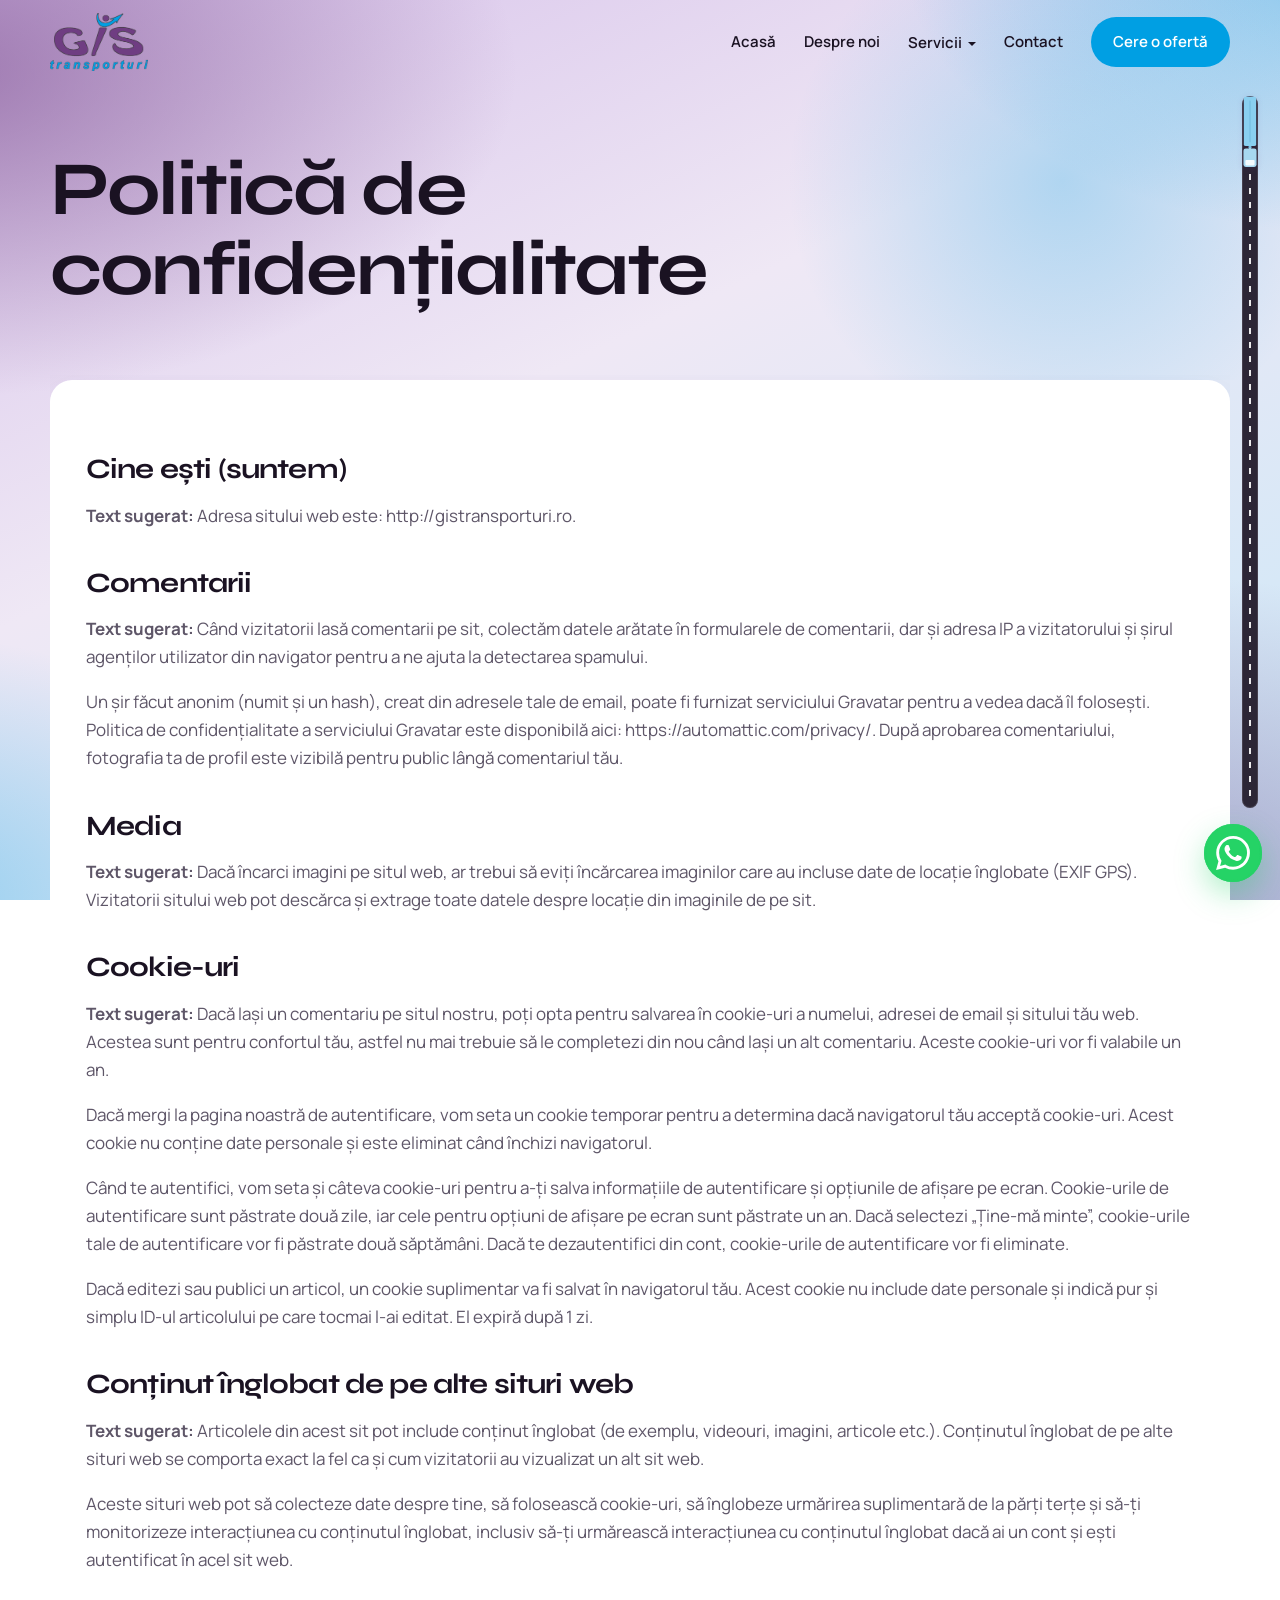
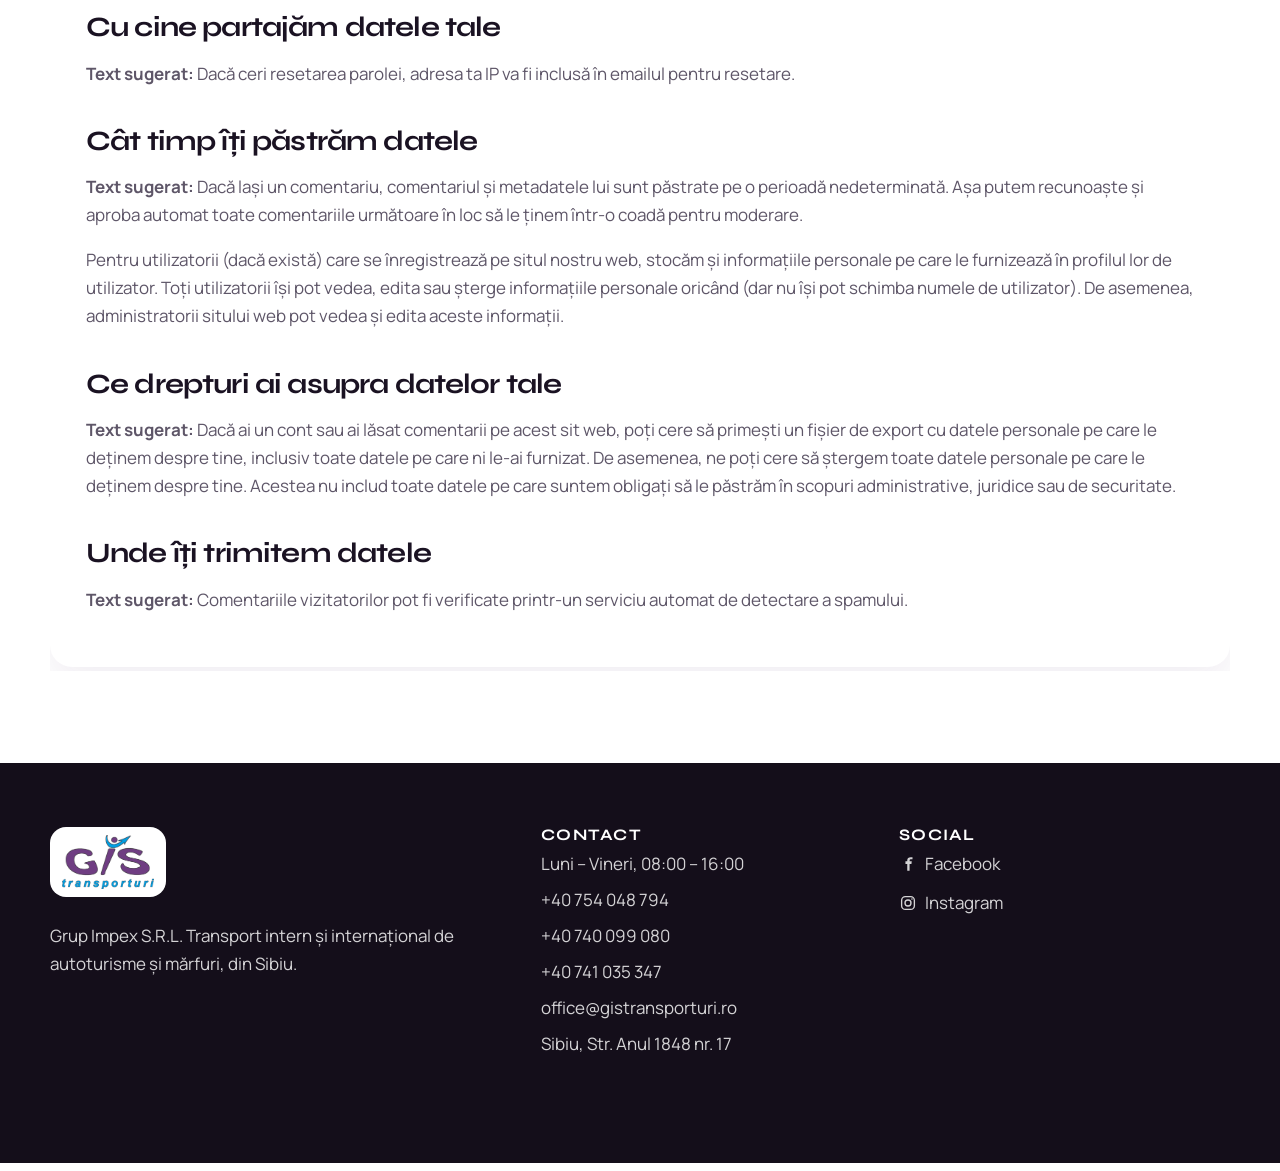
<file: politica-de-confidentialitate/index.html>
<!DOCTYPE html>
<html lang="ro">
<head>
  <meta charset="utf-8">
  <meta http-equiv="Cache-Control" content="no-cache, no-store, must-revalidate">
  <meta http-equiv="Pragma" content="no-cache">
  <meta http-equiv="Expires" content="0">
  <script>
  (function () {
    var build = "20260928ad";
    fetch("/version.txt", { cache: "no-store" }).then(function (r) {
      return r.ok ? r.text() : "";
    }).then(function (text) {
      var remote = (text || "").trim();
      if (!remote || remote === build || location.search.indexOf("v=" + remote) !== -1) return;
      location.replace(location.pathname + location.search + (location.search ? "&" : "?") + "v=" + remote + location.hash);
    }).catch(function () {});
  })();
  </script>
  <meta name="viewport" content="width=device-width, initial-scale=1">
  <title>Politică de confidențialitate - GIS Transporturi</title>
  <meta name="description" content="Politică de confidențialitate">
  <link rel="icon" href="/assets/img/favicon.png">
  <link rel="preconnect" href="https://fonts.googleapis.com">
  <link rel="preconnect" href="https://fonts.gstatic.com" crossorigin>
  <link href="https://fonts.googleapis.com/css2?family=Manrope:wght@400;500;600;700;800&family=Syne:wght@600;700;800&display=swap" rel="stylesheet">
  <link rel="stylesheet" href="/assets/css/styles.css?v=20260928ad">
</head>
<body>
<header class="site-header">
  <div class="header-inner">
    <a class="logo" href="/"><img src="/assets/img/logo.png" alt="GIS Transporturi"></a>
    <button class="menu-toggle" aria-label="Meniu" aria-expanded="false"><span></span></button>
    <nav class="nav">
<a href="/">Acasă</a>
<a href="/#despre-noi">Despre noi</a>
<div class="nav-drop">
  <a href="/#servicii">Servicii</a>
  <menu>
    <li><a href="/#containere">Containere și colete</a></li>
    <li><a href="/#autoturisme">Transport autoturisme</a></li>
    <li><a href="/#intermediere">Intermediere</a></li>
    <li><a href="/#depozitare">Depozitare și logistică</a></li>
  </menu>
</div>
<a href="/#oferta">Contact</a>
<a class="btn" href="/#oferta">Cere o ofertă</a>
</nav>
  </div>
</header>

<section class="page-hero"><div class="wrap"><h1>Politică de confidențialitate</h1></div></section>
<section class="section" style="padding-top:0"><div class="wrap legal"><h2>Cine ești (suntem)</h2>



<p><strong>Text sugerat: </strong>Adresa sitului web este: http://gistransporturi.ro.</p>



<h2>Comentarii</h2>



<p><strong>Text sugerat: </strong>Când vizitatorii lasă comentarii pe sit, colectăm datele arătate în formularele de comentarii, dar și adresa IP a vizitatorului și șirul agenților utilizator din navigator pentru a ne ajuta la detectarea spamului.</p>



<p>Un șir făcut anonim (numit și un hash), creat din adresele tale de email, poate fi furnizat serviciului Gravatar pentru a vedea dacă îl folosești. Politica de confidențialitate a serviciului Gravatar este disponibilă aici: https://automattic.com/privacy/. După aprobarea comentariului, fotografia ta de profil este vizibilă pentru public lângă comentariul tău.</p>



<h2>Media</h2>



<p><strong>Text sugerat: </strong>Dacă încarci imagini pe situl web, ar trebui să eviți încărcarea imaginilor care au incluse date de locație înglobate (EXIF GPS). Vizitatorii sitului web pot descărca și extrage toate datele despre locație din imaginile de pe sit.</p>



<h2>Cookie-uri</h2>



<p><strong>Text sugerat: </strong>Dacă lași un comentariu pe situl nostru, poți opta pentru salvarea în cookie-uri a numelui, adresei de email și sitului tău web. Acestea sunt pentru confortul tău, astfel nu mai trebuie să le completezi din nou când lași un alt comentariu. Aceste cookie-uri vor fi valabile un an.</p>



<p>Dacă mergi la pagina noastră de autentificare, vom seta un cookie temporar pentru a determina dacă navigatorul tău acceptă cookie-uri. Acest cookie nu conține date personale și este eliminat când închizi navigatorul.</p>



<p>Când te autentifici, vom seta și câteva cookie-uri pentru a-ți salva informațiile de autentificare și opțiunile de afișare pe ecran. Cookie-urile de autentificare sunt păstrate două zile, iar cele pentru opțiuni de afișare pe ecran sunt păstrate un an. Dacă selectezi „Ține-mă minte”, cookie-urile tale de autentificare vor fi păstrate două săptămâni. Dacă te dezautentifici din cont, cookie-urile de autentificare vor fi eliminate.</p>



<p>Dacă editezi sau publici un articol, un cookie suplimentar va fi salvat în navigatorul tău. Acest cookie nu include date personale și indică pur și simplu ID-ul articolului pe care tocmai l-ai editat. El expiră după 1 zi.</p>



<h2>Conținut înglobat de pe alte situri web</h2>



<p><strong>Text sugerat: </strong>Articolele din acest sit pot include conținut înglobat (de exemplu, videouri, imagini, articole etc.). Conținutul înglobat de pe alte situri web se comporta exact la fel ca și cum vizitatorii au vizualizat un alt sit web.</p>



<p>Aceste situri web pot să colecteze date despre tine, să folosească cookie-uri, să înglobeze urmărirea suplimentară de la părți terțe și să-ți monitorizeze interacțiunea cu conținutul înglobat, inclusiv să-ți urmărească interacțiunea cu conținutul înglobat dacă ai un cont și ești autentificat în acel sit web.</p>



<h2>Cu cine partajăm datele tale</h2>



<p><strong>Text sugerat: </strong>Dacă ceri resetarea parolei, adresa ta IP va fi inclusă în emailul pentru resetare.</p>



<h2>Cât timp îți păstrăm datele</h2>



<p><strong>Text sugerat: </strong>Dacă lași un comentariu, comentariul și metadatele lui sunt păstrate pe o perioadă nedeterminată. Așa putem recunoaște și aproba automat toate comentariile următoare în loc să le ținem într-o coadă pentru moderare.</p>



<p>Pentru utilizatorii (dacă există) care se înregistrează pe situl nostru web, stocăm și informațiile personale pe care le furnizează în profilul lor de utilizator. Toți utilizatorii își pot vedea, edita sau șterge informațiile personale oricând (dar nu își pot schimba numele de utilizator). De asemenea, administratorii sitului web pot vedea și edita aceste informații.</p>



<h2>Ce drepturi ai asupra datelor tale</h2>



<p><strong>Text sugerat: </strong>Dacă ai un cont sau ai lăsat comentarii pe acest sit web, poți cere să primești un fișier de export cu datele personale pe care le deținem despre tine, inclusiv toate datele pe care ni le-ai furnizat. De asemenea, ne poți cere să ștergem toate datele personale pe care le deținem despre tine. Acestea nu includ toate datele pe care suntem obligați să le păstrăm în scopuri administrative, juridice sau de securitate.</p>



<h2>Unde îți trimitem datele</h2>



<p><strong>Text sugerat: </strong>Comentariile vizitatorilor pot fi verificate printr-un serviciu automat de detectare a spamului.</p></div></section>


<footer class="site-footer">
  <div class="wrap foot-grid">
    <div>
      <a class="logo-pill" href="/"><img src="/assets/img/logo.png" alt="GIS Transporturi"></a>
      <p>Grup Impex S.R.L. Transport intern și internațional de autoturisme și mărfuri, din Sibiu.</p>
    </div>
    <div>
      <h3>Contact</h3>
      <ul>
        <li>Luni – Vineri, 08:00 – 16:00</li>
        <li><a href="tel:+40754048794">+40 754 048 794</a></li>
        <li><a href="tel:+40740099080">+40 740 099 080</a></li>
        <li><a href="tel:+40741035347">+40 741 035 347</a></li>
        <li><a href="mailto:office@gistransporturi.ro">office@gistransporturi.ro</a></li>
        <li>Sibiu, Str. Anul 1848 nr. 17</li>
      </ul>
    </div>
    <div>
      <h3>Social</h3>
      <ul>
        <li><a href="https://www.facebook.com/GIStransporturi/" target="_blank" rel="noreferrer"><svg viewBox="0 0 24 24" width="18" height="18" aria-hidden="true"><path fill="currentColor" d="M14.2 8.4V6.8c0-.9.5-1.3 1.4-1.3H18V3h-2.3C12.6 3 11 4.5 11 7v1.4H8.6V12H11v9h3.1v-9h2.5l.4-3.6h-2.9z"/></svg>Facebook</a></li>
        <li><a href="https://www.instagram.com/grupimpexsrl/" target="_blank" rel="noreferrer"><svg viewBox="0 0 24 24" width="18" height="18" aria-hidden="true"><rect x="3.5" y="3.5" width="17" height="17" rx="5" fill="none" stroke="currentColor" stroke-width="1.8"/><circle cx="12" cy="12" r="4" fill="none" stroke="currentColor" stroke-width="1.8"/><circle cx="17.3" cy="6.7" r="1.1" fill="currentColor"/></svg>Instagram</a></li>
      </ul>
    </div>
  </div>
  <div class="wrap legal-row">
    <a href="/gdpr/">GDPR</a>
    <a href="/declaratie-privind-datele-cu-caracter-personal/">Date personale</a>
    <a href="/politica-privind-cookie-urile-ue/">Cookie-uri</a>
    <a href="/termeni-si-conditii/">Termeni</a>
    <a href="/politica-de-confidentialitate/">Confidențialitate</a>
    <span>© Grup Impex S.R.L.</span>
  </div>
</footer>
<a class="wa" href="https://wa.me/40754048794" aria-label="WhatsApp" target="_blank" rel="noreferrer">
  <svg viewBox="0 0 24 24" aria-hidden="true"><path fill-rule="evenodd" d="M17.472 14.382c-.297-.149-1.758-.867-2.03-.967-.273-.099-.471-.148-.67.15-.197.297-.767.966-.94 1.164-.173.199-.347.223-.644.075-.297-.15-1.255-.463-2.39-1.475-.883-.788-1.48-1.761-1.653-2.059-.173-.297-.018-.458.13-.606.134-.133.298-.347.446-.52.149-.174.198-.298.298-.497.099-.198.05-.371-.025-.52-.075-.149-.669-1.612-.916-2.207-.242-.579-.487-.5-.669-.51-.173-.008-.371-.01-.57-.01-.198 0-.52.074-.792.372-.272.297-1.04 1.016-1.04 2.479 0 1.462 1.065 2.875 1.213 3.074.149.198 2.096 3.2 5.077 4.487.709.306 1.262.489 1.694.625.712.227 1.36.195 1.871.118.571-.085 1.758-.719 2.006-1.413.248-.694.248-1.289.173-1.413-.074-.124-.272-.198-.57-.347m-5.421 7.403h-.004a9.87 9.87 0 01-5.031-1.378l-.361-.214-3.741.982.998-3.648-.235-.374a9.86 9.86 0 01-1.51-5.26c.001-5.45 4.436-9.884 9.888-9.884 2.64 0 5.122 1.03 6.988 2.898a9.825 9.825 0 012.893 6.994c-.003 5.45-4.435 9.884-9.885 9.884m8.413-18.297A11.815 11.815 0 0012.05 0C5.495 0 .16 5.335.157 11.892c0 2.096.547 4.142 1.588 5.945L.057 24l6.305-1.654a11.882 11.882 0 005.683 1.448h.005c6.554 0 11.89-5.335 11.893-11.893a11.821 11.821 0 00-3.48-8.413z"/></svg>
</a>

<script src="/assets/js/main.js?v=20260928ad"></script>
</body>
</html>
</file>
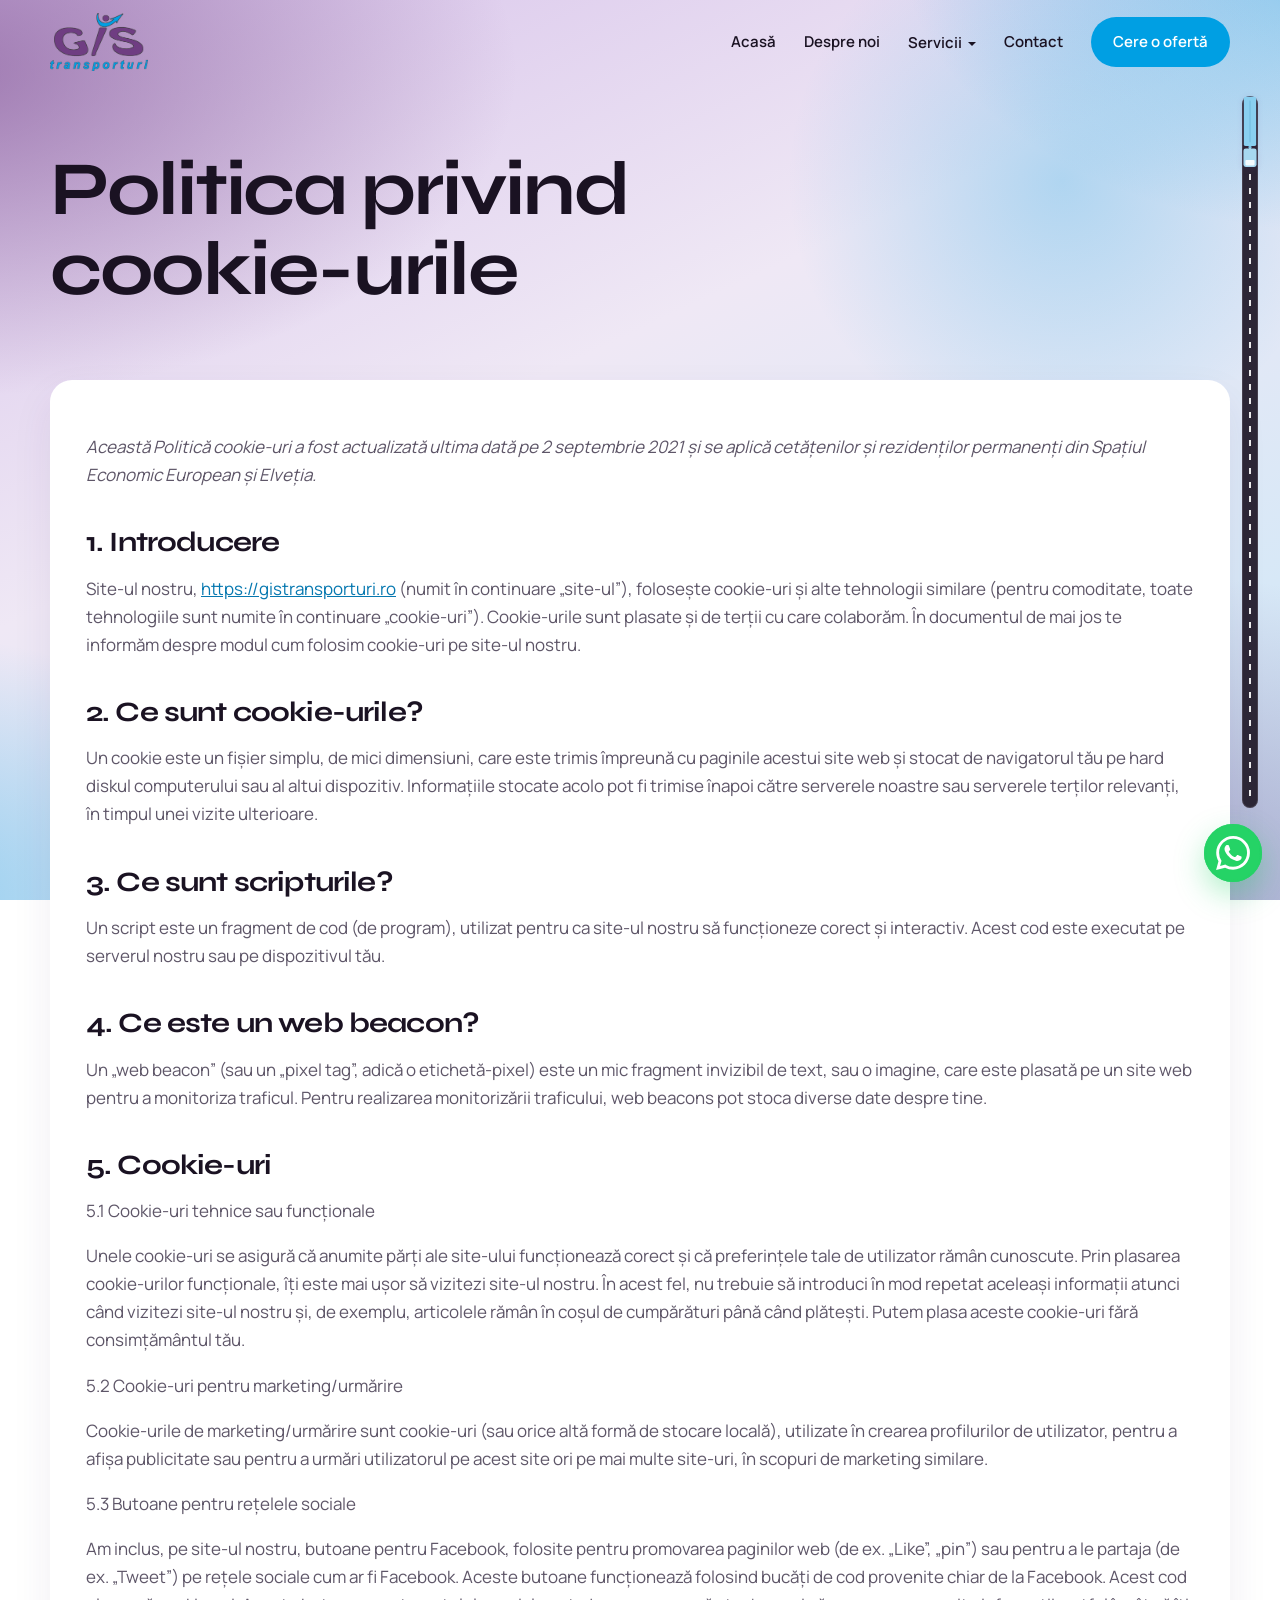
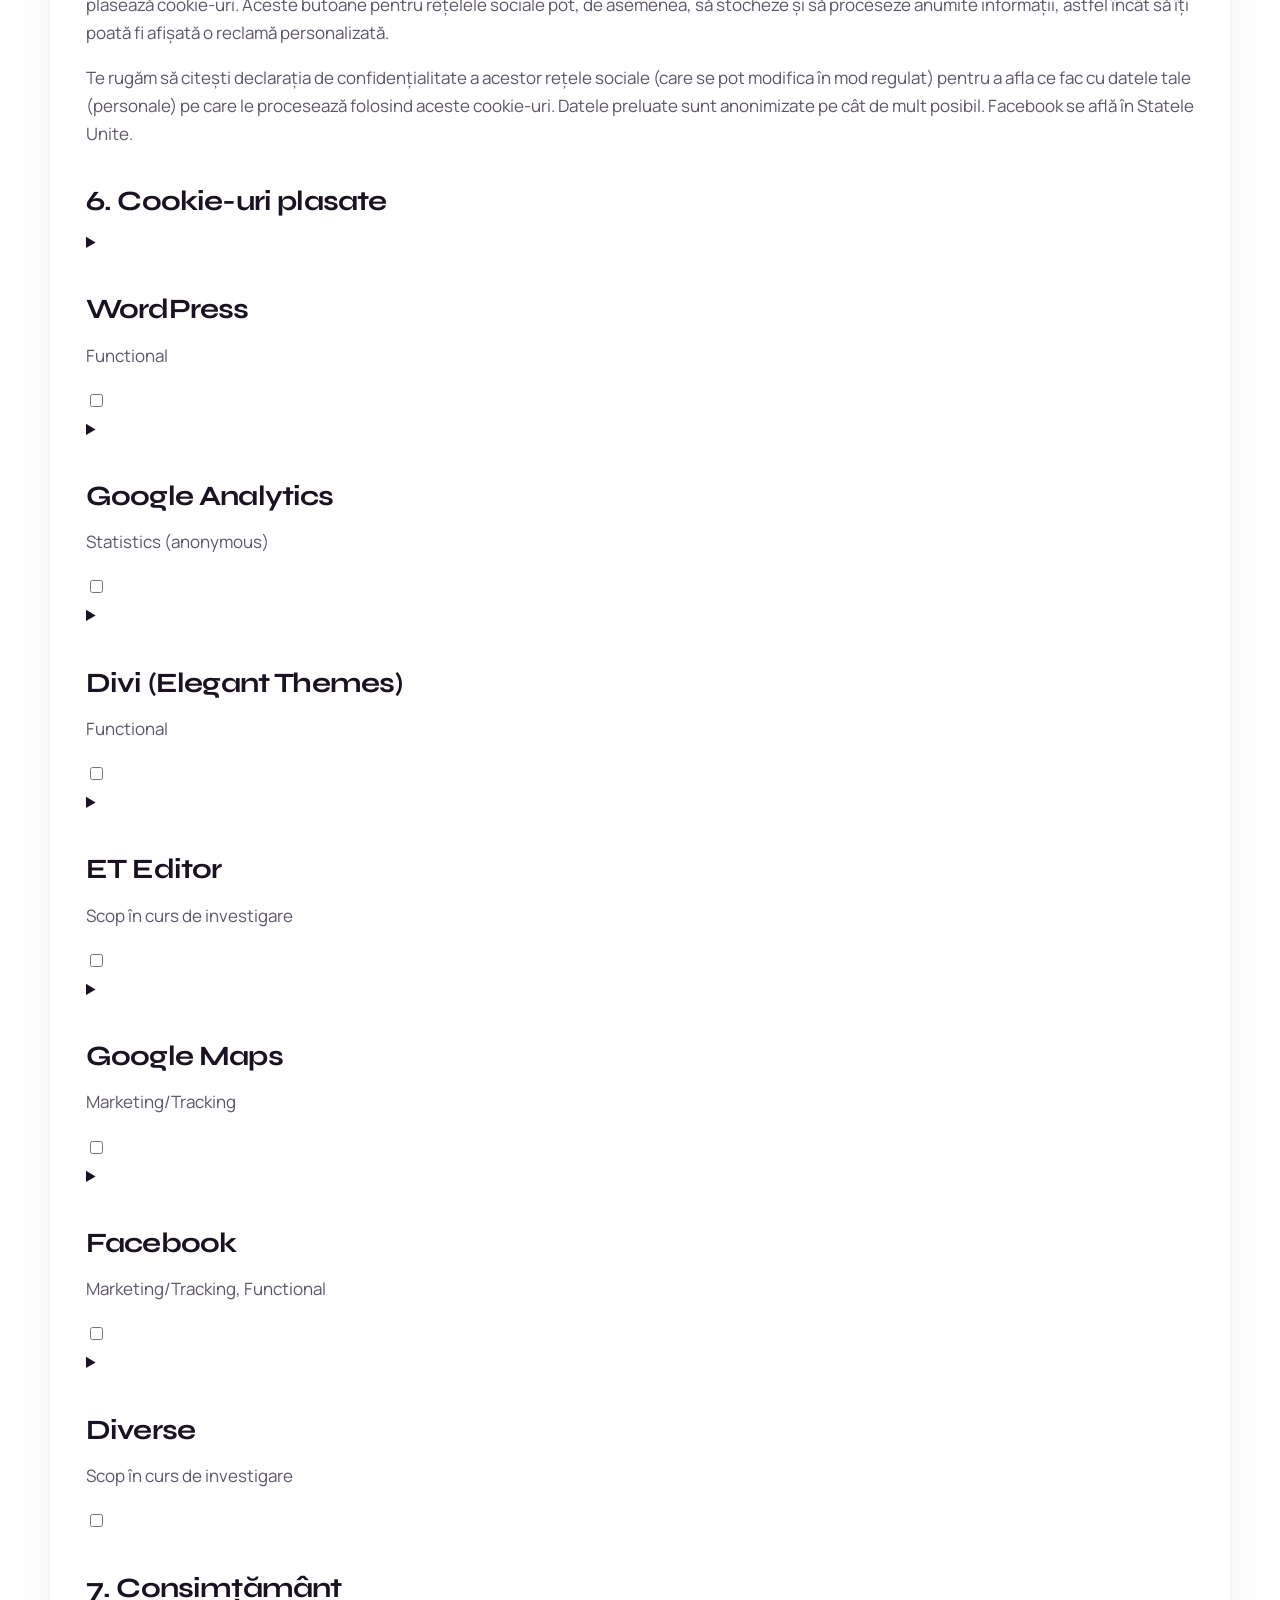
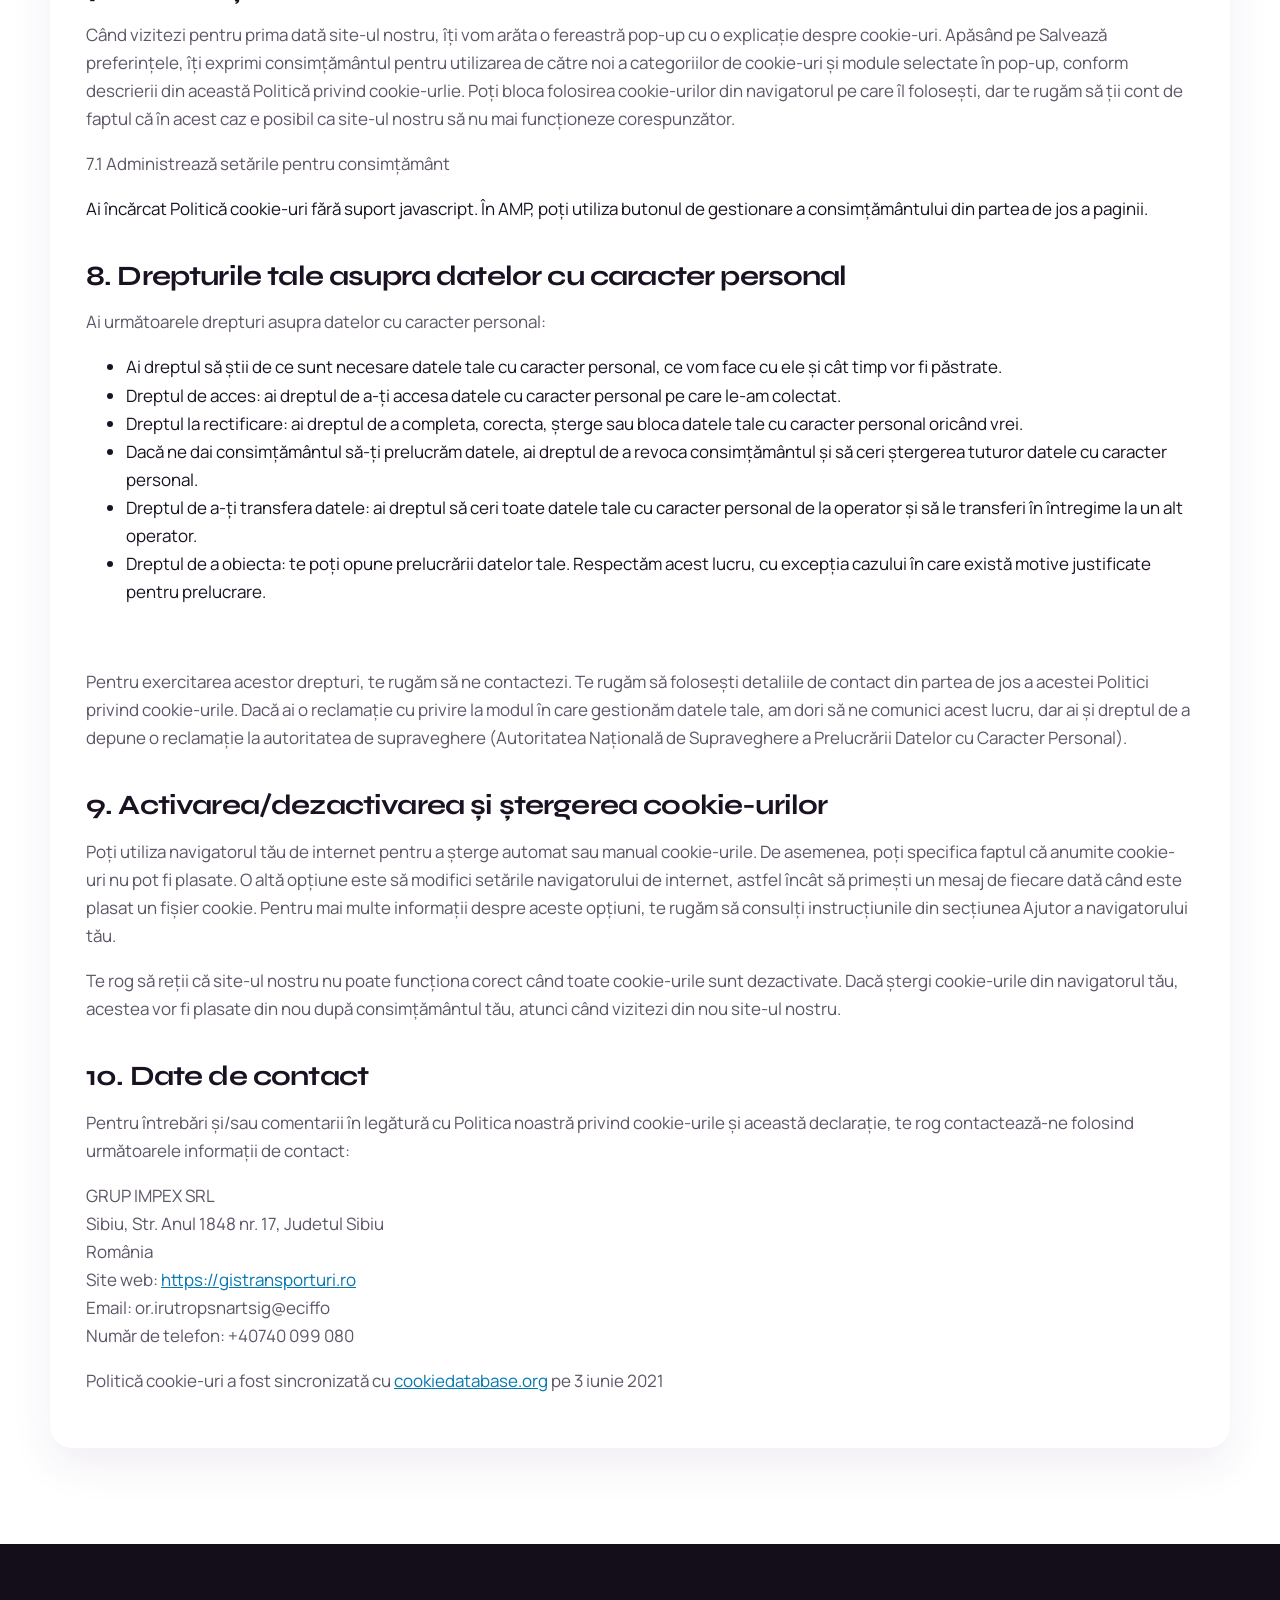
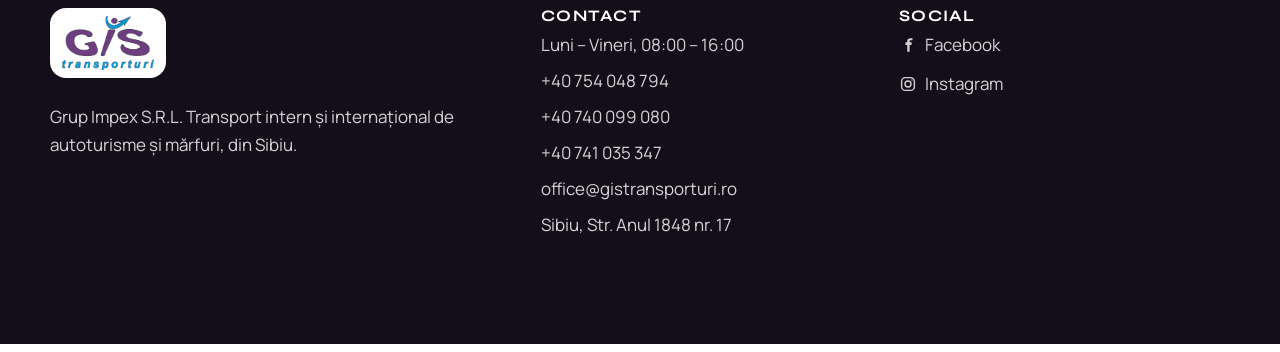
<file: politica-privind-cookie-urile-ue/index.html>
<!DOCTYPE html>
<html lang="ro">
<head>
  <meta charset="utf-8">
  <meta http-equiv="Cache-Control" content="no-cache, no-store, must-revalidate">
  <meta http-equiv="Pragma" content="no-cache">
  <meta http-equiv="Expires" content="0">
  <script>
  (function () {
    var build = "20260928ad";
    fetch("/version.txt", { cache: "no-store" }).then(function (r) {
      return r.ok ? r.text() : "";
    }).then(function (text) {
      var remote = (text || "").trim();
      if (!remote || remote === build || location.search.indexOf("v=" + remote) !== -1) return;
      location.replace(location.pathname + location.search + (location.search ? "&" : "?") + "v=" + remote + location.hash);
    }).catch(function () {});
  })();
  </script>
  <meta name="viewport" content="width=device-width, initial-scale=1">
  <title>Politica privind cookie-urile - GIS Transporturi</title>
  <meta name="description" content="Politica privind cookie-urile">
  <link rel="icon" href="/assets/img/favicon.png">
  <link rel="preconnect" href="https://fonts.googleapis.com">
  <link rel="preconnect" href="https://fonts.gstatic.com" crossorigin>
  <link href="https://fonts.googleapis.com/css2?family=Manrope:wght@400;500;600;700;800&family=Syne:wght@600;700;800&display=swap" rel="stylesheet">
  <link rel="stylesheet" href="/assets/css/styles.css?v=20260928ad">
</head>
<body>
<header class="site-header">
  <div class="header-inner">
    <a class="logo" href="/"><img src="/assets/img/logo.png" alt="GIS Transporturi"></a>
    <button class="menu-toggle" aria-label="Meniu" aria-expanded="false"><span></span></button>
    <nav class="nav">
<a href="/">Acasă</a>
<a href="/#despre-noi">Despre noi</a>
<div class="nav-drop">
  <a href="/#servicii">Servicii</a>
  <menu>
    <li><a href="/#containere">Containere și colete</a></li>
    <li><a href="/#autoturisme">Transport autoturisme</a></li>
    <li><a href="/#intermediere">Intermediere</a></li>
    <li><a href="/#depozitare">Depozitare și logistică</a></li>
  </menu>
</div>
<a href="/#oferta">Contact</a>
<a class="btn" href="/#oferta">Cere o ofertă</a>
</nav>
  </div>
</header>

<section class="page-hero"><div class="wrap"><h1>Politica privind cookie-urile</h1></div></section>
<section class="section" style="padding-top:0"><div class="wrap legal"><!-- Legal document generated by Complianz | GDPR/CCPA Cookie Consent https://wordpress.org/plugins/complianz-gdpr -->
<p><i>Această Politică cookie-uri a fost actualizată ultima dată pe 2 septembrie 2021 și se aplică cetățenilor și rezidenților permanenți din Spațiul Economic European și Elveția.</i><br></p><h2>1. Introducere</h2><p>Site-ul nostru, <a href="https://gistransporturi.ro">https://gistransporturi.ro</a> (numit în continuare „site-ul”), folosește cookie-uri și alte tehnologii similare (pentru comoditate, toate tehnologiile sunt numite în continuare „cookie-uri”). Cookie-urile sunt plasate și de terții cu care colaborăm. În documentul de mai jos te informăm despre modul cum folosim cookie-uri pe site-ul nostru.</p><h2>2. Ce sunt cookie-urile?</h2><p>Un cookie este un fișier simplu, de mici dimensiuni, care este trimis împreună cu paginile acestui site web și stocat de navigatorul tău pe hard diskul computerului sau al altui dispozitiv. Informațiile stocate acolo pot fi trimise înapoi către serverele noastre sau serverele terților relevanți, în timpul unei vizite ulterioare.</p><h2>3. Ce sunt scripturile?</h2><p>Un script este un fragment de cod (de program), utilizat pentru ca site-ul nostru să funcționeze corect și interactiv. Acest cod este executat pe serverul nostru sau pe dispozitivul tău.</p><h2>4. Ce este un web beacon?</h2><p>Un „web beacon” (sau un „pixel tag”, adică o etichetă-pixel) este un mic fragment invizibil de text, sau o imagine, care este plasată pe un site web pentru a monitoriza traficul. Pentru realizarea monitorizării traficului, web beacons pot stoca diverse date despre tine.</p><h2>5. Cookie-uri</h2><p>5.1 Cookie-uri tehnice sau funcționale</p><p>Unele cookie-uri se asigură că anumite părți ale site-ului funcționează corect și că preferințele tale de utilizator rămân cunoscute. Prin plasarea cookie-urilor funcționale, îți este mai ușor să vizitezi site-ul nostru. În acest fel, nu trebuie să introduci în mod repetat aceleași informații atunci când vizitezi site-ul nostru și, de exemplu, articolele rămân în coșul de cumpărături până când plătești. Putem plasa aceste cookie-uri fără consimțământul tău.</p><p>5.2 Cookie-uri pentru marketing/urmărire</p><p>Cookie-urile de marketing/urmărire sunt cookie-uri (sau orice altă formă de stocare locală), utilizate în crearea profilurilor de utilizator, pentru a afișa publicitate sau pentru a urmări utilizatorul pe acest site ori pe mai multe site-uri, în scopuri de marketing similare.</p><p>5.3 Butoane pentru rețelele sociale</p><p>Am inclus, pe site-ul nostru, butoane pentru Facebook, folosite pentru promovarea paginilor web (de ex. „Like”, „pin”) sau pentru a le partaja (de ex. „Tweet”) pe rețele sociale cum ar fi Facebook. Aceste butoane funcționează folosind bucăți de cod provenite chiar de la Facebook. Acest cod plasează cookie-uri. Aceste butoane pentru rețelele sociale pot, de asemenea, să stocheze și să proceseze anumite informații, astfel încât să îți poată fi afișată o reclamă personalizată.</p><p>Te rugăm să citești declarația de confidențialitate a acestor rețele sociale (care se pot modifica în mod regulat) pentru a afla ce fac cu datele tale (personale) pe care le procesează folosind aceste cookie-uri. Datele preluate sunt anonimizate pe cât de mult posibil. Facebook se află în Statele Unite.</p><h2>6. Cookie-uri plasate</h2><details>
	<summary>
		<h3>WordPress</h3>
		<p>Functional</p>
		<input type="checkbox" data-service="wordpress" data-category="functional">
	</summary>
	
		<h4>Utilizare</h4>
		<p>Folosim WordPress pentru website development. <a target="_blank" rel="noopener noreferrer nofollow" href="https://cookiedatabase.org/service/wordpress/">Citește mai mult</a></p>
	
	
		<h4>Partajarea datelor</h4>
		<p>Aceste date nu sunt partajate cu terți.</p>
	
	
    <h4>Functional</h4>
    
	<h5>Nume</h5>

<a target="_blank" rel="noopener noreferrer nofollow" href="https://cookiedatabase.org/cookie/wordpress/wordpress_logged_in_0fccad09e111918db6363377b39bc8af/">wordpress_logged_in_*</a>

	<h5>Expirare</h5>

session

	<h5>Funcție</h5>

Keep users logged in


</details>
<details>
	<summary>
		<h3>Google Analytics</h3>
		<p>Statistics (anonymous)</p>
		<input type="checkbox" data-service="google-analytics" data-category="functional">
	</summary>
	
		<h4>Utilizare</h4>
		<p>Folosim Google Analytics pentru website statistics. <a target="_blank" rel="noopener noreferrer nofollow" href="https://cookiedatabase.org/service/google-analytics/">Citește mai mult</a></p>
	
	
		<h4>Partajarea datelor</h4>
		<p>Pentru mai multe informații, te rog citește <a target="_blank" rel="noopener noreferrer nofollow" href="https://policies.google.com/privacy">Declarația de confidențialitate Google Analytics</a>.</p>
	
	
    <h4>Statistics (anonymous)</h4>
    
	<h5>Nume</h5>

<a target="_blank" rel="noopener noreferrer nofollow" href="https://cookiedatabase.org/cookie/google-analytics/_ga/">_ga</a>

	<h5>Expirare</h5>

2 years

	<h5>Funcție</h5>

Count and track pageviews

	<h5>Nume</h5>

<a target="_blank" rel="noopener noreferrer nofollow" href="https://cookiedatabase.org/cookie/google-analytics/_gid/">_gid</a>

	<h5>Expirare</h5>

1 day

	<h5>Funcție</h5>

Count and track pageviews


</details>
<details>
	<summary>
		<h3>Divi (Elegant Themes)</h3>
		<p>Functional</p>
		<input type="checkbox" data-service="divi-(elegant-themes)" data-category="functional">
	</summary>
	
		<h4>Utilizare</h4>
		<p>Folosim Divi (Elegant Themes) pentru website design. <a target="_blank" rel="noopener noreferrer nofollow" href="https://cookiedatabase.org/service/divi-elegant-themes/">Citește mai mult</a></p>
	
	
		<h4>Partajarea datelor</h4>
		<p>Aceste date nu sunt partajate cu terți.</p>
	
	
    <h4>Functional</h4>
    
	<h5>Nume</h5>

<a target="_blank" rel="noopener noreferrer nofollow" href="https://cookiedatabase.org/cookie/divi-elegant-themes/et-pb-recent-items-colors/">et-pb-recent-items-colors</a>

	<h5>Expirare</h5>

persistent

	<h5>Funcție</h5>

Provide functions across pages


</details>
<details>
	<summary>
		<h3>ET Editor</h3>
		<p>Scop în curs de investigare</p>
		<input type="checkbox" data-service="et-editor" data-category="functional">
	</summary>
	
		<h4>Utilizare</h4>
		<p>Folosim ET Editor pentru website design. <a target="_blank" rel="noopener noreferrer nofollow" href="https://cookiedatabase.org/service/et-editor/">Citește mai mult</a></p>
	
	
		<h4>Partajarea datelor</h4>
		<p>Aceste date nu sunt partajate cu terți.</p>
	
	
    <h4>Scop în curs de investigare</h4>
    
	<h5>Nume</h5>

<a target="_blank" rel="noopener noreferrer nofollow" href="https://cookiedatabase.org/cookie/et-editor/et-editor-available-post/">et-editor-available-post-*</a>

	<h5>Expirare</h5>



	<h5>Funcție</h5>




</details>
<details>
	<summary>
		<h3>Google Maps</h3>
		<p>Marketing/Tracking</p>
		<input type="checkbox" data-service="google-maps" data-category="functional">
	</summary>
	
		<h4>Utilizare</h4>
		<p>Folosim Google Maps pentru maps display. <a target="_blank" rel="noopener noreferrer nofollow" href="https://cookiedatabase.org/service/google-maps/">Citește mai mult</a></p>
	
	
		<h4>Partajarea datelor</h4>
		<p>Pentru mai multe informații, te rog citește <a target="_blank" rel="noopener noreferrer nofollow" href="https://policies.google.com/privacy">Declarația de confidențialitate Google Maps</a>.</p>
	
	
    <h4>Marketing/Tracking</h4>
    
	<h5>Nume</h5>

<a target="_blank" rel="noopener noreferrer nofollow" href="https://cookiedatabase.org/cookie/google-maps/google-maps-api/">Google Maps API</a>

	<h5>Expirare</h5>

none

	<h5>Funcție</h5>

Request user IP address


</details>
<details>
	<summary>
		<h3>Facebook</h3>
		<p>Marketing/Tracking, Functional</p>
		<input type="checkbox" data-service="facebook" data-category="functional">
	</summary>
	
		<h4>Utilizare</h4>
		<p>Folosim Facebook pentru display of recent social posts and/or social share buttons. <a target="_blank" rel="noopener noreferrer nofollow" href="https://cookiedatabase.org/service/facebook/">Citește mai mult</a></p>
	
	
		<h4>Partajarea datelor</h4>
		<p>Pentru mai multe informații, te rog citește <a target="_blank" rel="noopener noreferrer nofollow" href="https://www.facebook.com/policy/cookies">Declarația de confidențialitate Facebook</a>.</p>
	
	
    <h4>Marketing/Tracking</h4>
    
	<h5>Nume</h5>

<a target="_blank" rel="noopener noreferrer nofollow" href="https://cookiedatabase.org/cookie/facebook/actppresence-2/">actppresence</a>

	<h5>Expirare</h5>

1 year

	<h5>Funcție</h5>

Manage ad display frequency

	<h5>Nume</h5>

<a target="_blank" rel="noopener noreferrer nofollow" href="https://cookiedatabase.org/cookie/facebook/_fbc/">_fbc</a>

	<h5>Expirare</h5>

2 years

	<h5>Funcție</h5>

Store last visit

	<h5>Nume</h5>

<a target="_blank" rel="noopener noreferrer nofollow" href="https://cookiedatabase.org/cookie/facebook/fbm_/">fbm*</a>

	<h5>Expirare</h5>

1 year

	<h5>Funcție</h5>

Store account details

	<h5>Nume</h5>

<a target="_blank" rel="noopener noreferrer nofollow" href="https://cookiedatabase.org/cookie/facebook/xs/">xs</a>

	<h5>Expirare</h5>

3 months

	<h5>Funcție</h5>

Store a unique session ID

	<h5>Nume</h5>

<a target="_blank" rel="noopener noreferrer nofollow" href="https://cookiedatabase.org/cookie/facebook/fr/">fr</a>

	<h5>Expirare</h5>

3 months

	<h5>Funcție</h5>

Enable ad delivery or retargeting

	<h5>Nume</h5>

<a target="_blank" rel="noopener noreferrer nofollow" href="https://cookiedatabase.org/cookie/facebook/_fbp/">_fbp</a>

	<h5>Expirare</h5>

3 months

	<h5>Funcție</h5>

Store and track visits across websites

	<h5>Nume</h5>

<a target="_blank" rel="noopener noreferrer nofollow" href="https://cookiedatabase.org/cookie/facebook/datr/">datr</a>

	<h5>Expirare</h5>

2 years

	<h5>Funcție</h5>

Provide fraud prevention

	<h5>Nume</h5>

<a target="_blank" rel="noopener noreferrer nofollow" href="https://cookiedatabase.org/cookie/facebook/sb/">sb</a>

	<h5>Expirare</h5>

2 years

	<h5>Funcție</h5>

Store browser details

	<h5>Nume</h5>

<a target="_blank" rel="noopener noreferrer nofollow" href="https://cookiedatabase.org/cookie/facebook/_fbm_/">*_fbm_</a>

	<h5>Expirare</h5>

1 year

	<h5>Funcție</h5>

Store account details


    <h4>Functional</h4>
    
	<h5>Nume</h5>

<a target="_blank" rel="noopener noreferrer nofollow" href="https://cookiedatabase.org/cookie/facebook/wd/">wd</a>

	<h5>Expirare</h5>

1 week

	<h5>Funcție</h5>

Determine screen resolution

	<h5>Nume</h5>

<a target="_blank" rel="noopener noreferrer nofollow" href="https://cookiedatabase.org/cookie/facebook/act/">act</a>

	<h5>Expirare</h5>

90 days

	<h5>Funcție</h5>

Keep users logged in

	<h5>Nume</h5>

<a target="_blank" rel="noopener noreferrer nofollow" href="https://cookiedatabase.org/cookie/facebook/c_user/">c_user</a>

	<h5>Expirare</h5>

90 days

	<h5>Funcție</h5>

Store a unique user ID

	<h5>Nume</h5>

<a target="_blank" rel="noopener noreferrer nofollow" href="https://cookiedatabase.org/cookie/facebook/csm/">csm</a>

	<h5>Expirare</h5>

90 days

	<h5>Funcție</h5>

Provide fraud prevention

	<h5>Nume</h5>

<a target="_blank" rel="noopener noreferrer nofollow" href="https://cookiedatabase.org/cookie/facebook/actppresence/">presence</a>

	<h5>Expirare</h5>

session

	<h5>Funcție</h5>

Store and track if the browser tab is active


</details>
<details>
	<summary>
		<h3>Diverse</h3>
		<p>Scop în curs de investigare</p>
		<input type="checkbox" data-service="diverse" data-category="functional">
	</summary>
	
		<h4>Utilizare</h4>
		<p></p>
	
	
		<h4>Partajarea datelor</h4>
		<p>Partajarea datelor este în curs de investigare</p>
	
	
    <h4>Scop în curs de investigare</h4>
    
	<h5>Nume</h5>

nifty-active-tab

	<h5>Expirare</h5>



	<h5>Funcție</h5>



	<h5>Nume</h5>

_grecaptcha

	<h5>Expirare</h5>



	<h5>Funcție</h5>



	<h5>Nume</h5>

<a target="_blank" rel="noopener noreferrer nofollow" href="https://cookiedatabase.org/cookie/unknown-service/etfb-autosave/">etfb-autosave-*</a>

	<h5>Expirare</h5>



	<h5>Funcție</h5>



	<h5>Nume</h5>

complianz_policy_id

	<h5>Expirare</h5>

365 zile

	<h5>Funcție</h5>



	<h5>Nume</h5>

cmplz_marketing

	<h5>Expirare</h5>

365 zile

	<h5>Funcție</h5>



	<h5>Nume</h5>

complianz_consent_status

	<h5>Expirare</h5>

365 zile

	<h5>Funcție</h5>



	<h5>Nume</h5>

lastClipboardTimestamp

	<h5>Expirare</h5>



	<h5>Funcție</h5>



	<h5>Nume</h5>

et-pb-recent-items-font_family

	<h5>Expirare</h5>



	<h5>Funcție</h5>



	<h5>Nume</h5>

cmplz_policy_id

	<h5>Expirare</h5>

365 zile

	<h5>Funcție</h5>



	<h5>Nume</h5>

cmplz_functional

	<h5>Expirare</h5>

365 zile

	<h5>Funcție</h5>



	<h5>Nume</h5>

cmplz_statistics-anonymous

	<h5>Expirare</h5>

365 zile

	<h5>Funcție</h5>



	<h5>Nume</h5>

cmplz_preferences

	<h5>Expirare</h5>

365 zile

	<h5>Funcție</h5>



	<h5>Nume</h5>

cmplz_statistics

	<h5>Expirare</h5>

365 zile

	<h5>Funcție</h5>



	<h5>Nume</h5>

cmplz_consent_status

	<h5>Expirare</h5>

365 zile

	<h5>Funcție</h5>



	<h5>Nume</h5>

wp_lang

	<h5>Expirare</h5>



	<h5>Funcție</h5>



	<h5>Nume</h5>

cmplz_consented_services

	<h5>Expirare</h5>

365 zile

	<h5>Funcție</h5>



	<h5>Nume</h5>

cmplz_banner-status

	<h5>Expirare</h5>

365 zile

	<h5>Funcție</h5>




</details>
<h2>7. Consimțământ</h2><p>Când vizitezi pentru prima dată site-ul nostru, îți vom arăta o fereastră pop-up cu o explicație despre cookie-uri. Apăsând pe Salvează preferințele, îți exprimi consimțământul pentru utilizarea de către noi a categoriilor de cookie-uri și module selectate în pop-up, conform descrierii din această Politică privind cookie-urlie. Poți bloca folosirea cookie-urilor din navigatorul pe care îl folosești, dar te rugăm să ții cont de faptul că în acest caz e posibil ca site-ul nostru să nu mai funcționeze corespunzător.</p><p>7.1 Administrează setările pentru consimțământ</p>Ai încărcat Politică cookie-uri fără suport javascript.&nbsp;În AMP, poți utiliza butonul de gestionare a consimțământului din partea de jos a paginii.&nbsp;<h2>8. Drepturile tale asupra datelor cu caracter personal</h2><p>Ai următoarele drepturi asupra datelor cu caracter personal:</p><ul>
                    <li>Ai dreptul să știi de ce sunt necesare datele tale cu caracter personal, ce vom face cu ele și cât timp vor fi păstrate.</li>
                    <li>Dreptul de acces: ai dreptul de a-ți accesa datele cu caracter personal pe care le-am colectat.</li>
                    <li>Dreptul la rectificare: ai dreptul de a completa, corecta, șterge sau bloca datele tale cu caracter personal oricând vrei.</li>
                    <li>Dacă ne dai consimțământul să-ți prelucrăm datele, ai dreptul de a revoca consimțământul și să ceri ștergerea tuturor datele cu caracter personal.</li>
                    <li>Dreptul de a-ți transfera datele: ai dreptul să ceri toate datele tale cu caracter personal de la operator și să le transferi în întregime la un alt operator.</li>
                    <li>Dreptul de a obiecta: te poți opune prelucrării datelor tale. Respectăm acest lucru, cu excepția cazului în care există motive justificate pentru prelucrare.</li>
                </ul>&nbsp;<p>Pentru exercitarea acestor drepturi, te rugăm să ne contactezi. Te rugăm să folosești detaliile de contact din partea de jos a acestei Politici privind cookie-urile. Dacă ai o reclamație cu privire la modul în care gestionăm datele tale, am dori să ne comunici acest lucru, dar ai și dreptul de a depune o reclamație la autoritatea de supraveghere (Autoritatea Națională de Supraveghere a Prelucrării Datelor cu Caracter Personal).</p><h2>9. Activarea/dezactivarea și ștergerea cookie-urilor</h2><p>Poți utiliza navigatorul tău de internet pentru a șterge automat sau manual cookie-urile. De asemenea, poți specifica faptul că anumite cookie-uri nu pot fi plasate. O altă opțiune este să modifici setările navigatorului de internet, astfel încât să primești un mesaj de fiecare dată când este plasat un fișier cookie. Pentru mai multe informații despre aceste opțiuni, te rugăm să consulți instrucțiunile din secțiunea Ajutor a navigatorului tău.</p><p>Te rog să reții că site-ul nostru nu poate funcționa corect când toate cookie-urile sunt dezactivate. Dacă ștergi cookie-urile din navigatorul tău, acestea vor fi plasate din nou după consimțământul tău, atunci când vizitezi din nou site-ul nostru.</p><h2>10. Date de contact</h2><p>Pentru întrebări și/sau comentarii în legătură cu Politica noastră privind cookie-urile și această declarație, te rog contactează-ne folosind următoarele informații de contact:</p><p>GRUP IMPEX SRL<br>
                    Sibiu, Str. Anul 1848 nr. 17, Judetul Sibiu<br>
                    România<br>
                    Site web: <a href="https://gistransporturi.ro">https://gistransporturi.ro</a> <br>
                    Email: or&#x2e;i&#x72;&#117;trop&#115;n&#097;rtsig&#x40;eciffo <br>
                    Număr de telefon: +40740 099 080<br></p><p>Politică cookie-uri a fost sincronizată cu <a href="https://cookiedatabase.org/" target="_blank">cookiedatabase.org</a> pe 3 iunie 2021</p></div></section>


<footer class="site-footer">
  <div class="wrap foot-grid">
    <div>
      <a class="logo-pill" href="/"><img src="/assets/img/logo.png" alt="GIS Transporturi"></a>
      <p>Grup Impex S.R.L. Transport intern și internațional de autoturisme și mărfuri, din Sibiu.</p>
    </div>
    <div>
      <h3>Contact</h3>
      <ul>
        <li>Luni – Vineri, 08:00 – 16:00</li>
        <li><a href="tel:+40754048794">+40 754 048 794</a></li>
        <li><a href="tel:+40740099080">+40 740 099 080</a></li>
        <li><a href="tel:+40741035347">+40 741 035 347</a></li>
        <li><a href="mailto:office@gistransporturi.ro">office@gistransporturi.ro</a></li>
        <li>Sibiu, Str. Anul 1848 nr. 17</li>
      </ul>
    </div>
    <div>
      <h3>Social</h3>
      <ul>
        <li><a href="https://www.facebook.com/GIStransporturi/" target="_blank" rel="noreferrer"><svg viewBox="0 0 24 24" width="18" height="18" aria-hidden="true"><path fill="currentColor" d="M14.2 8.4V6.8c0-.9.5-1.3 1.4-1.3H18V3h-2.3C12.6 3 11 4.5 11 7v1.4H8.6V12H11v9h3.1v-9h2.5l.4-3.6h-2.9z"/></svg>Facebook</a></li>
        <li><a href="https://www.instagram.com/grupimpexsrl/" target="_blank" rel="noreferrer"><svg viewBox="0 0 24 24" width="18" height="18" aria-hidden="true"><rect x="3.5" y="3.5" width="17" height="17" rx="5" fill="none" stroke="currentColor" stroke-width="1.8"/><circle cx="12" cy="12" r="4" fill="none" stroke="currentColor" stroke-width="1.8"/><circle cx="17.3" cy="6.7" r="1.1" fill="currentColor"/></svg>Instagram</a></li>
      </ul>
    </div>
  </div>
  <div class="wrap legal-row">
    <a href="/gdpr/">GDPR</a>
    <a href="/declaratie-privind-datele-cu-caracter-personal/">Date personale</a>
    <a href="/politica-privind-cookie-urile-ue/">Cookie-uri</a>
    <a href="/termeni-si-conditii/">Termeni</a>
    <a href="/politica-de-confidentialitate/">Confidențialitate</a>
    <span>© Grup Impex S.R.L.</span>
  </div>
</footer>
<a class="wa" href="https://wa.me/40754048794" aria-label="WhatsApp" target="_blank" rel="noreferrer">
  <svg viewBox="0 0 24 24" aria-hidden="true"><path fill-rule="evenodd" d="M17.472 14.382c-.297-.149-1.758-.867-2.03-.967-.273-.099-.471-.148-.67.15-.197.297-.767.966-.94 1.164-.173.199-.347.223-.644.075-.297-.15-1.255-.463-2.39-1.475-.883-.788-1.48-1.761-1.653-2.059-.173-.297-.018-.458.13-.606.134-.133.298-.347.446-.52.149-.174.198-.298.298-.497.099-.198.05-.371-.025-.52-.075-.149-.669-1.612-.916-2.207-.242-.579-.487-.5-.669-.51-.173-.008-.371-.01-.57-.01-.198 0-.52.074-.792.372-.272.297-1.04 1.016-1.04 2.479 0 1.462 1.065 2.875 1.213 3.074.149.198 2.096 3.2 5.077 4.487.709.306 1.262.489 1.694.625.712.227 1.36.195 1.871.118.571-.085 1.758-.719 2.006-1.413.248-.694.248-1.289.173-1.413-.074-.124-.272-.198-.57-.347m-5.421 7.403h-.004a9.87 9.87 0 01-5.031-1.378l-.361-.214-3.741.982.998-3.648-.235-.374a9.86 9.86 0 01-1.51-5.26c.001-5.45 4.436-9.884 9.888-9.884 2.64 0 5.122 1.03 6.988 2.898a9.825 9.825 0 012.893 6.994c-.003 5.45-4.435 9.884-9.885 9.884m8.413-18.297A11.815 11.815 0 0012.05 0C5.495 0 .16 5.335.157 11.892c0 2.096.547 4.142 1.588 5.945L.057 24l6.305-1.654a11.882 11.882 0 005.683 1.448h.005c6.554 0 11.89-5.335 11.893-11.893a11.821 11.821 0 00-3.48-8.413z"/></svg>
</a>

<script src="/assets/js/main.js?v=20260928ad"></script>
</body>
</html>
</file>
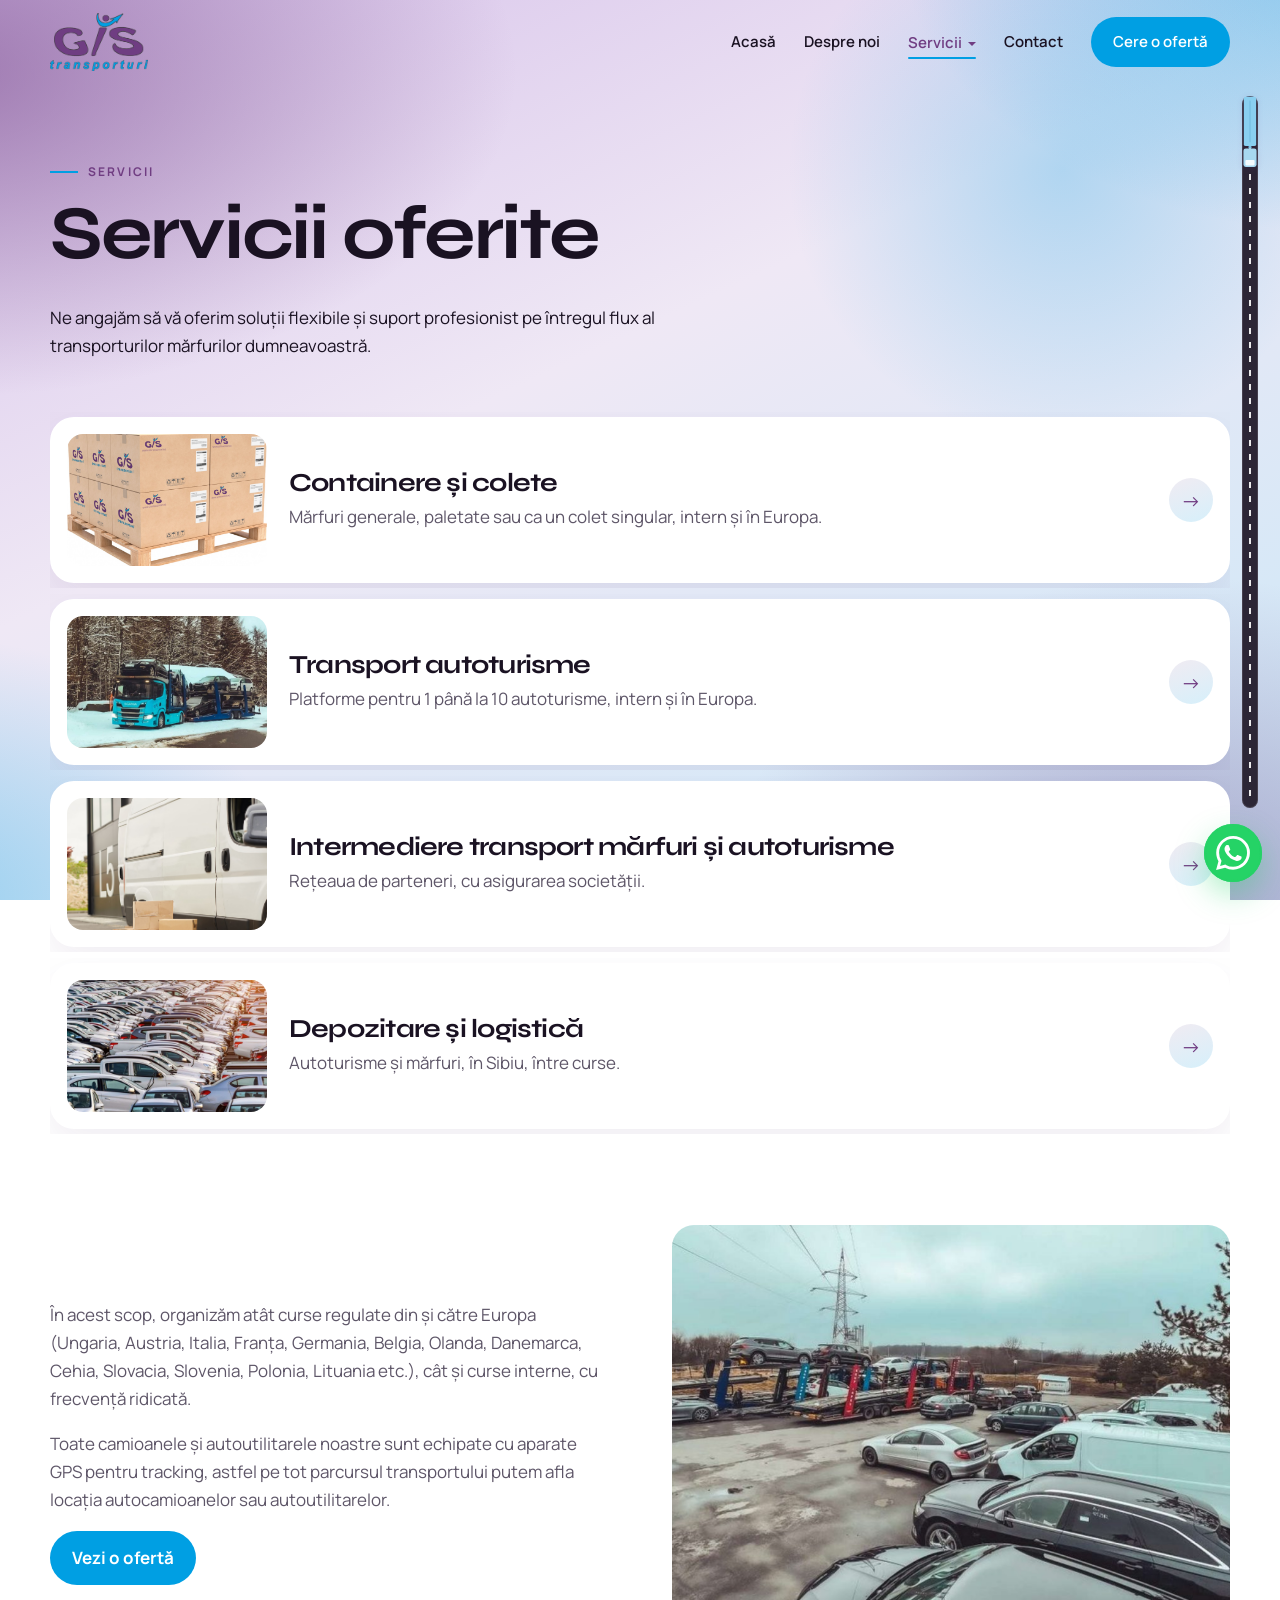
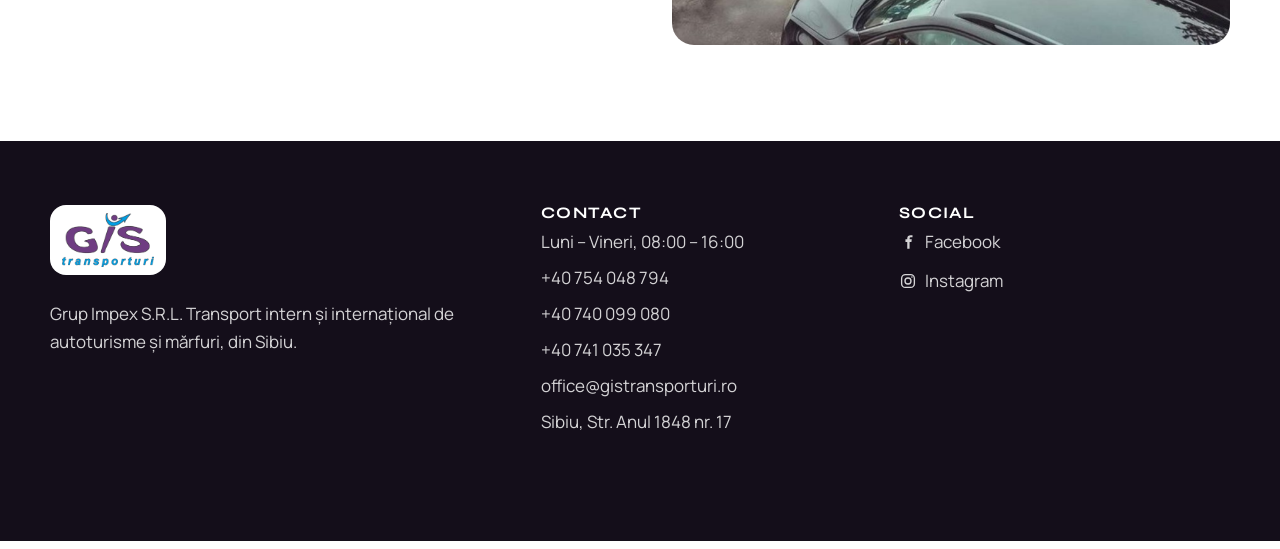
<file: servicii/index.html>
<!DOCTYPE html>
<html lang="ro">
<head>
  <meta charset="utf-8">
  <meta http-equiv="Cache-Control" content="no-cache, no-store, must-revalidate">
  <meta http-equiv="Pragma" content="no-cache">
  <meta http-equiv="Expires" content="0">
  <script>
  (function () {
    var build = "20260928ad";
    fetch("/version.txt", { cache: "no-store" }).then(function (r) {
      return r.ok ? r.text() : "";
    }).then(function (text) {
      var remote = (text || "").trim();
      if (!remote || remote === build || location.search.indexOf("v=" + remote) !== -1) return;
      location.replace(location.pathname + location.search + (location.search ? "&" : "?") + "v=" + remote + location.hash);
    }).catch(function () {});
  })();
  </script>
  <meta name="viewport" content="width=device-width, initial-scale=1">
  <title>Servicii - GIS Transporturi</title>
  <meta name="description" content="Transport autoturisme, mărfuri, intermediere, depozitare și logistică.">
  <link rel="icon" href="/assets/img/favicon.png">
  <link rel="preconnect" href="https://fonts.googleapis.com">
  <link rel="preconnect" href="https://fonts.gstatic.com" crossorigin>
  <link href="https://fonts.googleapis.com/css2?family=Manrope:wght@400;500;600;700;800&family=Syne:wght@600;700;800&display=swap" rel="stylesheet">
  <link rel="stylesheet" href="/assets/css/styles.css?v=20260928ad">
</head>
<body>
<header class="site-header">
  <div class="header-inner">
    <a class="logo" href="/"><img src="/assets/img/logo.png" alt="GIS Transporturi"></a>
    <button class="menu-toggle" aria-label="Meniu" aria-expanded="false"><span></span></button>
    <nav class="nav">
<a href="/">Acasă</a>
<a href="/#despre-noi">Despre noi</a>
<div class="nav-drop">
  <a href="/#servicii" class="active">Servicii</a>
  <menu>
    <li><a href="/#containere">Containere și colete</a></li>
    <li><a href="/#autoturisme">Transport autoturisme</a></li>
    <li><a href="/#intermediere">Intermediere</a></li>
    <li><a href="/#depozitare">Depozitare și logistică</a></li>
  </menu>
</div>
<a href="/#oferta">Contact</a>
<a class="btn" href="/#oferta">Cere o ofertă</a>
</nav>
  </div>
</header>

<section class="page-hero"><div class="wrap">
  <p class="eyebrow">Servicii</p>
  <h1>Servicii oferite</h1>
  <p class="lead" style="max-width:640px">Ne angajăm să vă oferim soluții flexibile și suport profesionist pe întregul flux al transporturilor mărfurilor dumneavoastră.</p>
</div></section>
<section class="section" style="padding-top:0"><div class="wrap services">
  <details class="service">
    <summary><img src="/assets/img/pallet.jpg" alt=""><div><h3>Containere și colete</h3><p>Mărfuri generale, paletate sau ca un colet singular, intern și în Europa.</p></div><span class="arrow">→</span></summary>
    <div class="service-more"><div class="service-panel"><div class="service-panel-inner"><div><p>Marfă asigurată, șoferi profesioniști și urmărire GPS pe tot parcursul cursei. Livrare door-to-door.</p></div><a class="btn" href="/#oferta">Cere o ofertă</a></div></div></div>
  </details>
  <details class="service">
    <summary><img src="/assets/img/fleet-snow.jpg" alt=""><div><h3>Transport autoturisme</h3><p>Platforme pentru 1 până la 10 autoturisme, intern și în Europa.</p></div><span class="arrow">→</span></summary>
    <div class="service-more"><div class="service-panel"><div class="service-panel-inner"><div><p>Transport pe platformă, de la o singură mașină până la loturi de 8–10 unități, din și spre Europa.</p></div><a class="btn" href="/#oferta">Cere o ofertă</a></div></div></div>
  </details>
  <details class="service">
    <summary><img src="/assets/img/courier.jpg" alt=""><div><h3>Intermediere transport mărfuri și autoturisme</h3><p>Rețeaua de parteneri, cu asigurarea societății.</p></div><span class="arrow">→</span></summary>
    <div class="service-more"><div class="service-panel"><div class="service-panel-inner"><div><p>Găsim soluția sigură, rapidă și potrivită ca preț. Transportul intermediat este asigurat.</p></div><a class="btn" href="/#oferta">Cere o ofertă</a></div></div></div>
  </details>
  <details class="service">
    <summary><img src="/assets/img/yard.jpg" alt=""><div><h3>Depozitare și logistică</h3><p>Autoturisme și mărfuri, în Sibiu, între curse.</p></div><span class="arrow">→</span></summary>
    <div class="service-more"><div class="service-panel"><div class="service-panel-inner"><div><p>Găzduim marfa și autoturismul în Sibiu. Pentru mașini, verificăm și acumulatorul pe perioada depozitării.</p></div><a class="btn" href="/#oferta">Cere o ofertă</a></div></div></div>
  </details>
</div></section>
<section class="section" style="padding-top:0"><div class="wrap split">
  <div class="prose">
    <p>În acest scop, organizăm atât curse regulate din și către Europa (Ungaria, Austria, Italia, Franța, Germania, Belgia, Olanda, Danemarca, Cehia, Slovacia, Slovenia, Polonia, Lituania etc.), cât și curse interne, cu frecvență ridicată.</p>
    <p>Toate camioanele și autoutilitarele noastre sunt echipate cu aparate GPS pentru tracking, astfel pe tot parcursul transportului putem afla locația autocamioanelor sau autoutilitarelor.</p>
    <a class="btn" href="/comanda-oferta/">Vezi o ofertă</a>
  </div>
  <div class="frame"><img src="/assets/img/fleet-21.jpg" alt="Camion pe cursă"></div>
</div></section>


<footer class="site-footer">
  <div class="wrap foot-grid">
    <div>
      <a class="logo-pill" href="/"><img src="/assets/img/logo.png" alt="GIS Transporturi"></a>
      <p>Grup Impex S.R.L. Transport intern și internațional de autoturisme și mărfuri, din Sibiu.</p>
    </div>
    <div>
      <h3>Contact</h3>
      <ul>
        <li>Luni – Vineri, 08:00 – 16:00</li>
        <li><a href="tel:+40754048794">+40 754 048 794</a></li>
        <li><a href="tel:+40740099080">+40 740 099 080</a></li>
        <li><a href="tel:+40741035347">+40 741 035 347</a></li>
        <li><a href="mailto:office@gistransporturi.ro">office@gistransporturi.ro</a></li>
        <li>Sibiu, Str. Anul 1848 nr. 17</li>
      </ul>
    </div>
    <div>
      <h3>Social</h3>
      <ul>
        <li><a href="https://www.facebook.com/GIStransporturi/" target="_blank" rel="noreferrer"><svg viewBox="0 0 24 24" width="18" height="18" aria-hidden="true"><path fill="currentColor" d="M14.2 8.4V6.8c0-.9.5-1.3 1.4-1.3H18V3h-2.3C12.6 3 11 4.5 11 7v1.4H8.6V12H11v9h3.1v-9h2.5l.4-3.6h-2.9z"/></svg>Facebook</a></li>
        <li><a href="https://www.instagram.com/grupimpexsrl/" target="_blank" rel="noreferrer"><svg viewBox="0 0 24 24" width="18" height="18" aria-hidden="true"><rect x="3.5" y="3.5" width="17" height="17" rx="5" fill="none" stroke="currentColor" stroke-width="1.8"/><circle cx="12" cy="12" r="4" fill="none" stroke="currentColor" stroke-width="1.8"/><circle cx="17.3" cy="6.7" r="1.1" fill="currentColor"/></svg>Instagram</a></li>
      </ul>
    </div>
  </div>
  <div class="wrap legal-row">
    <a href="/gdpr/">GDPR</a>
    <a href="/declaratie-privind-datele-cu-caracter-personal/">Date personale</a>
    <a href="/politica-privind-cookie-urile-ue/">Cookie-uri</a>
    <a href="/termeni-si-conditii/">Termeni</a>
    <a href="/politica-de-confidentialitate/">Confidențialitate</a>
    <span>© Grup Impex S.R.L.</span>
  </div>
</footer>
<a class="wa" href="https://wa.me/40754048794" aria-label="WhatsApp" target="_blank" rel="noreferrer">
  <svg viewBox="0 0 24 24" aria-hidden="true"><path fill-rule="evenodd" d="M17.472 14.382c-.297-.149-1.758-.867-2.03-.967-.273-.099-.471-.148-.67.15-.197.297-.767.966-.94 1.164-.173.199-.347.223-.644.075-.297-.15-1.255-.463-2.39-1.475-.883-.788-1.48-1.761-1.653-2.059-.173-.297-.018-.458.13-.606.134-.133.298-.347.446-.52.149-.174.198-.298.298-.497.099-.198.05-.371-.025-.52-.075-.149-.669-1.612-.916-2.207-.242-.579-.487-.5-.669-.51-.173-.008-.371-.01-.57-.01-.198 0-.52.074-.792.372-.272.297-1.04 1.016-1.04 2.479 0 1.462 1.065 2.875 1.213 3.074.149.198 2.096 3.2 5.077 4.487.709.306 1.262.489 1.694.625.712.227 1.36.195 1.871.118.571-.085 1.758-.719 2.006-1.413.248-.694.248-1.289.173-1.413-.074-.124-.272-.198-.57-.347m-5.421 7.403h-.004a9.87 9.87 0 01-5.031-1.378l-.361-.214-3.741.982.998-3.648-.235-.374a9.86 9.86 0 01-1.51-5.26c.001-5.45 4.436-9.884 9.888-9.884 2.64 0 5.122 1.03 6.988 2.898a9.825 9.825 0 012.893 6.994c-.003 5.45-4.435 9.884-9.885 9.884m8.413-18.297A11.815 11.815 0 0012.05 0C5.495 0 .16 5.335.157 11.892c0 2.096.547 4.142 1.588 5.945L.057 24l6.305-1.654a11.882 11.882 0 005.683 1.448h.005c6.554 0 11.89-5.335 11.893-11.893a11.821 11.821 0 00-3.48-8.413z"/></svg>
</a>

<script src="/assets/js/main.js?v=20260928ad"></script>
</body>
</html>
</file>
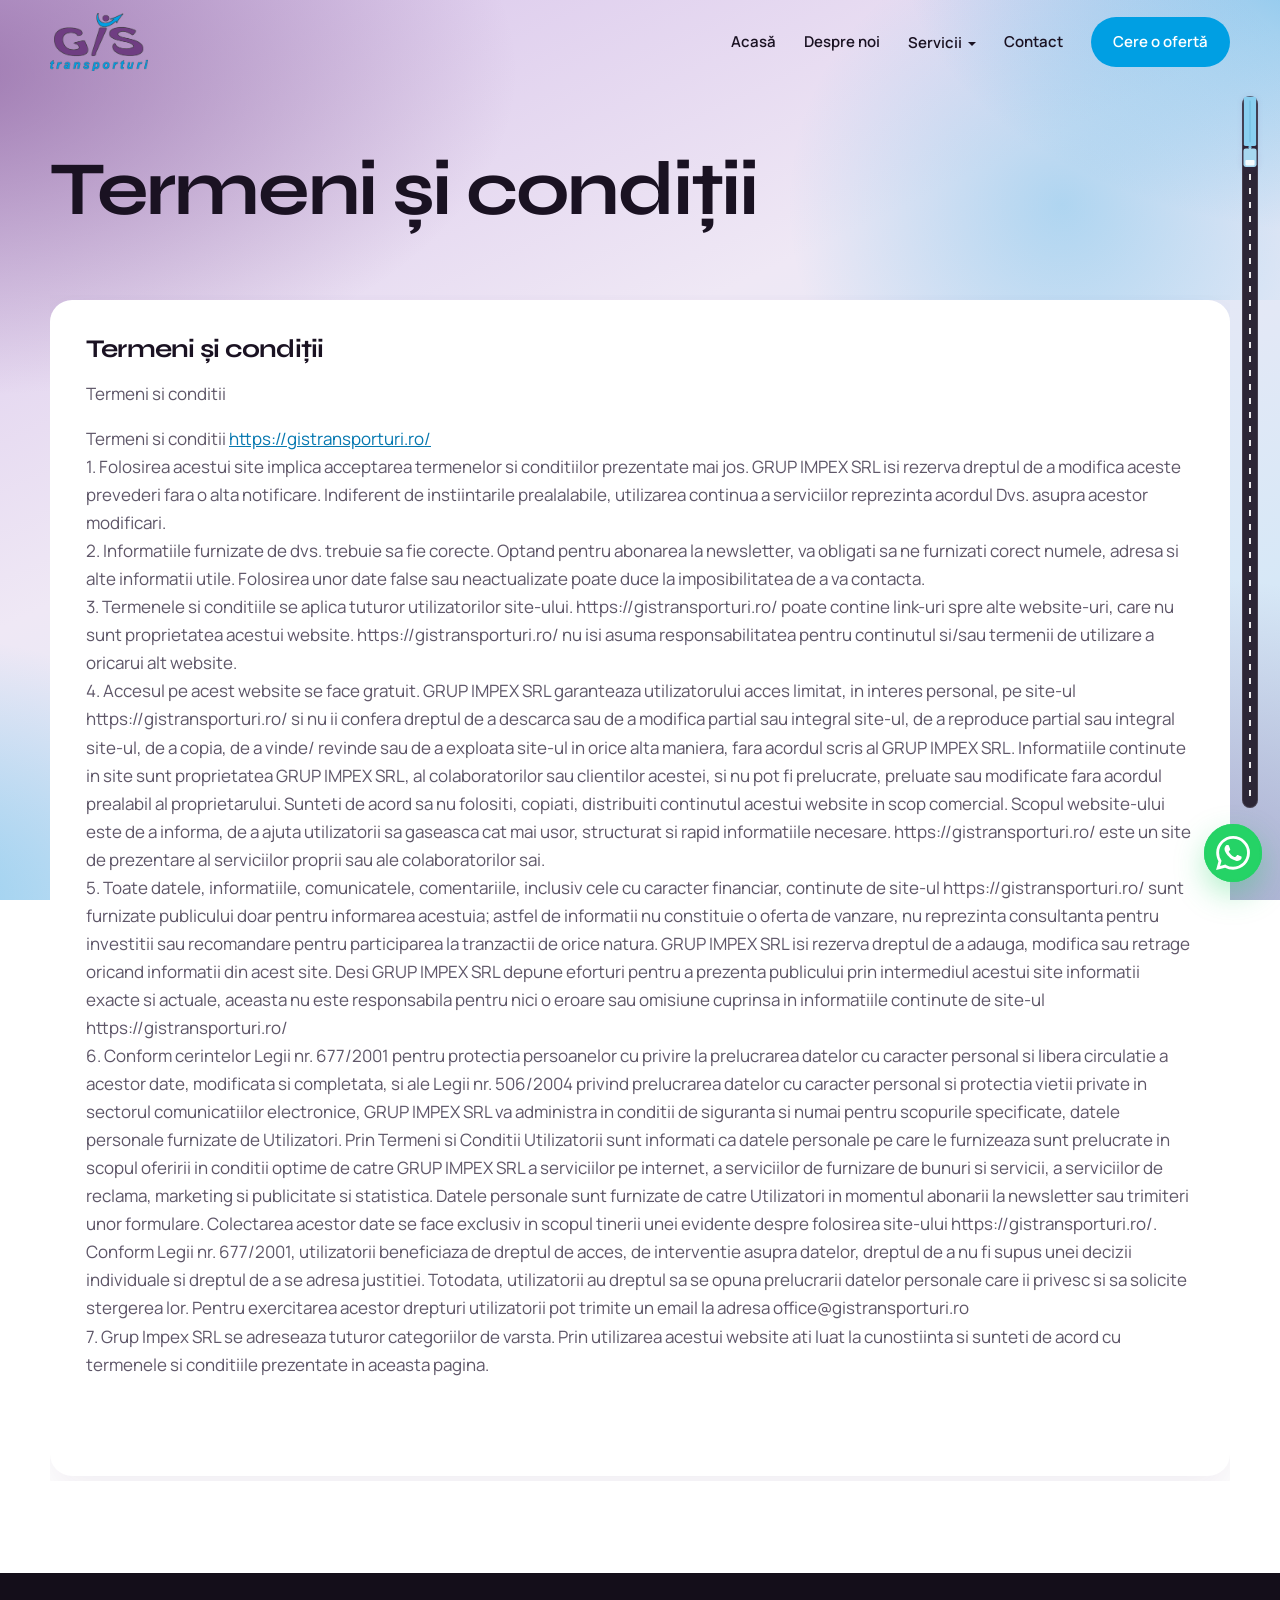
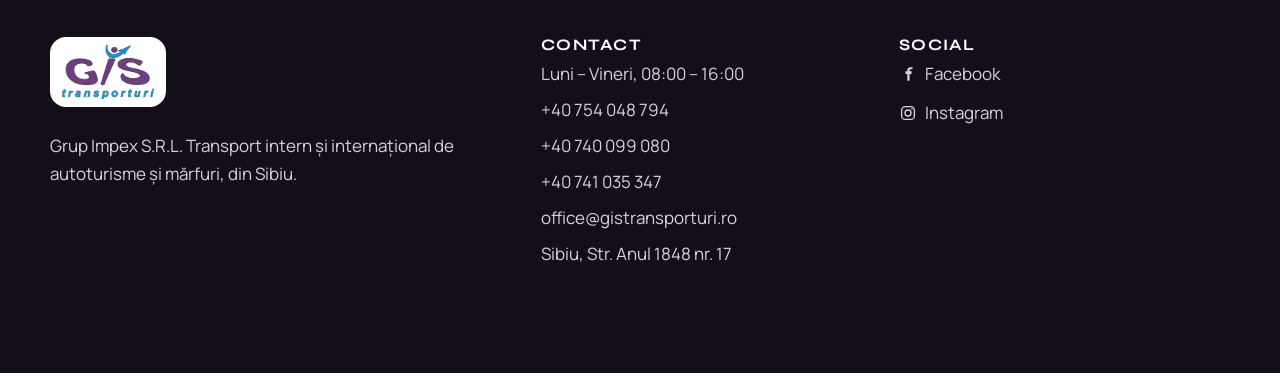
<file: termeni-si-conditii/index.html>
<!DOCTYPE html>
<html lang="ro">
<head>
  <meta charset="utf-8">
  <meta http-equiv="Cache-Control" content="no-cache, no-store, must-revalidate">
  <meta http-equiv="Pragma" content="no-cache">
  <meta http-equiv="Expires" content="0">
  <script>
  (function () {
    var build = "20260928ad";
    fetch("/version.txt", { cache: "no-store" }).then(function (r) {
      return r.ok ? r.text() : "";
    }).then(function (text) {
      var remote = (text || "").trim();
      if (!remote || remote === build || location.search.indexOf("v=" + remote) !== -1) return;
      location.replace(location.pathname + location.search + (location.search ? "&" : "?") + "v=" + remote + location.hash);
    }).catch(function () {});
  })();
  </script>
  <meta name="viewport" content="width=device-width, initial-scale=1">
  <title>Termeni și condiții - GIS Transporturi</title>
  <meta name="description" content="Termeni și condiții">
  <link rel="icon" href="/assets/img/favicon.png">
  <link rel="preconnect" href="https://fonts.googleapis.com">
  <link rel="preconnect" href="https://fonts.gstatic.com" crossorigin>
  <link href="https://fonts.googleapis.com/css2?family=Manrope:wght@400;500;600;700;800&family=Syne:wght@600;700;800&display=swap" rel="stylesheet">
  <link rel="stylesheet" href="/assets/css/styles.css?v=20260928ad">
</head>
<body>
<header class="site-header">
  <div class="header-inner">
    <a class="logo" href="/"><img src="/assets/img/logo.png" alt="GIS Transporturi"></a>
    <button class="menu-toggle" aria-label="Meniu" aria-expanded="false"><span></span></button>
    <nav class="nav">
<a href="/">Acasă</a>
<a href="/#despre-noi">Despre noi</a>
<div class="nav-drop">
  <a href="/#servicii">Servicii</a>
  <menu>
    <li><a href="/#containere">Containere și colete</a></li>
    <li><a href="/#autoturisme">Transport autoturisme</a></li>
    <li><a href="/#intermediere">Intermediere</a></li>
    <li><a href="/#depozitare">Depozitare și logistică</a></li>
  </menu>
</div>
<a href="/#oferta">Contact</a>
<a class="btn" href="/#oferta">Cere o ofertă</a>
</nav>
  </div>
</header>

<section class="page-hero"><div class="wrap"><h1>Termeni și condiții</h1></div></section>
<section class="section" style="padding-top:0"><div class="wrap legal"><h1>Termeni și condiții</h1>
			
				
				
				
				
				<p>Termeni si conditii</p>
<p>Termeni si conditii <a href="https://gistransporturi.ro/">https://gistransporturi.ro/</a><br />1. Folosirea acestui site implica acceptarea termenelor si conditiilor prezentate mai jos. GRUP IMPEX SRL isi rezerva dreptul de a modifica aceste prevederi fara o alta notificare. Indiferent de instiintarile prealalabile, utilizarea continua a serviciilor reprezinta acordul Dvs. asupra acestor modificari.<br />2. Informatiile furnizate de dvs. trebuie sa fie corecte. Optand pentru abonarea la newsletter, va obligati sa ne furnizati corect numele, adresa si alte informatii utile. Folosirea unor date false sau neactualizate poate duce la imposibilitatea de a va contacta.<br />3. Termenele si conditiile se aplica tuturor utilizatorilor site-ului. https://gistransporturi.ro/ poate contine link-uri spre alte website-uri, care nu sunt proprietatea acestui website. https://gistransporturi.ro/ nu isi asuma responsabilitatea pentru continutul si/sau termenii de utilizare a oricarui alt website.<br />4. Accesul pe acest website se face gratuit. GRUP IMPEX SRL garanteaza utilizatorului acces limitat, in interes personal, pe site-ul https://gistransporturi.ro/ si nu ii confera dreptul de a descarca sau de a modifica partial sau integral site-ul, de a reproduce partial sau integral site-ul, de a copia, de a vinde/ revinde sau de a exploata site-ul in orice alta maniera, fara acordul scris al GRUP IMPEX SRL. Informatiile continute in site sunt proprietatea GRUP IMPEX SRL, al colaboratorilor sau clientilor acestei, si nu pot fi prelucrate, preluate sau modificate fara acordul prealabil al proprietarului. Sunteti de acord sa nu folositi, copiati, distribuiti continutul acestui website in scop comercial. Scopul website-ului este de a informa, de a ajuta utilizatorii sa gaseasca cat mai usor, structurat si rapid informatiile necesare. https://gistransporturi.ro/ este un site de prezentare al serviciilor proprii sau ale colaboratorilor sai.<br />5. Toate datele, informatiile, comunicatele, comentariile, inclusiv cele cu caracter financiar, continute de site-ul https://gistransporturi.ro/ sunt furnizate publicului doar pentru informarea acestuia; astfel de informatii nu constituie o oferta de vanzare, nu reprezinta consultanta pentru investitii sau recomandare pentru participarea la tranzactii de orice natura. GRUP IMPEX SRL isi rezerva dreptul de a adauga, modifica sau retrage oricand informatii din acest site. Desi GRUP IMPEX SRL depune eforturi pentru a prezenta publicului prin intermediul acestui site informatii exacte si actuale, aceasta nu este responsabila pentru nici o eroare sau omisiune cuprinsa in informatiile continute de site-ul https://gistransporturi.ro/<br />6. Conform cerintelor Legii nr. 677/2001 pentru protectia persoanelor cu privire la prelucrarea datelor cu caracter personal si libera circulatie a acestor date, modificata si completata, si ale Legii nr. 506/2004 privind prelucrarea datelor cu caracter personal si protectia vietii private in sectorul comunicatiilor electronice, GRUP IMPEX SRL va administra in conditii de siguranta si numai pentru scopurile specificate, datele personale furnizate de Utilizatori. Prin Termeni si Conditii Utilizatorii sunt informati ca datele personale pe care le furnizeaza sunt prelucrate in scopul oferirii in conditii optime de catre GRUP IMPEX SRL a serviciilor pe internet, a serviciilor de furnizare de bunuri si servicii, a serviciilor de reclama, marketing si publicitate si statistica. Datele personale sunt furnizate de catre Utilizatori in momentul abonarii la newsletter sau trimiteri unor formulare. Colectarea acestor date se face exclusiv in scopul tinerii unei evidente despre folosirea site-ului https://gistransporturi.ro/. Conform Legii nr. 677/2001, utilizatorii beneficiaza de dreptul de acces, de interventie asupra datelor, dreptul de a nu fi supus unei decizii individuale si dreptul de a se adresa justitiei. Totodata, utilizatorii au dreptul sa se opuna prelucrarii datelor personale care ii privesc si sa solicite stergerea lor. Pentru exercitarea acestor drepturi utilizatorii pot trimite un email la adresa office@gistransporturi.ro<br />7. Grup Impex SRL se adreseaza tuturor categoriilor de varsta. Prin utilizarea acestui website ati luat la cunostiinta si sunteti de acord cu termenele si conditiile prezentate in aceasta pagina.</p>
<p>&nbsp;</p></div></section>


<footer class="site-footer">
  <div class="wrap foot-grid">
    <div>
      <a class="logo-pill" href="/"><img src="/assets/img/logo.png" alt="GIS Transporturi"></a>
      <p>Grup Impex S.R.L. Transport intern și internațional de autoturisme și mărfuri, din Sibiu.</p>
    </div>
    <div>
      <h3>Contact</h3>
      <ul>
        <li>Luni – Vineri, 08:00 – 16:00</li>
        <li><a href="tel:+40754048794">+40 754 048 794</a></li>
        <li><a href="tel:+40740099080">+40 740 099 080</a></li>
        <li><a href="tel:+40741035347">+40 741 035 347</a></li>
        <li><a href="mailto:office@gistransporturi.ro">office@gistransporturi.ro</a></li>
        <li>Sibiu, Str. Anul 1848 nr. 17</li>
      </ul>
    </div>
    <div>
      <h3>Social</h3>
      <ul>
        <li><a href="https://www.facebook.com/GIStransporturi/" target="_blank" rel="noreferrer"><svg viewBox="0 0 24 24" width="18" height="18" aria-hidden="true"><path fill="currentColor" d="M14.2 8.4V6.8c0-.9.5-1.3 1.4-1.3H18V3h-2.3C12.6 3 11 4.5 11 7v1.4H8.6V12H11v9h3.1v-9h2.5l.4-3.6h-2.9z"/></svg>Facebook</a></li>
        <li><a href="https://www.instagram.com/grupimpexsrl/" target="_blank" rel="noreferrer"><svg viewBox="0 0 24 24" width="18" height="18" aria-hidden="true"><rect x="3.5" y="3.5" width="17" height="17" rx="5" fill="none" stroke="currentColor" stroke-width="1.8"/><circle cx="12" cy="12" r="4" fill="none" stroke="currentColor" stroke-width="1.8"/><circle cx="17.3" cy="6.7" r="1.1" fill="currentColor"/></svg>Instagram</a></li>
      </ul>
    </div>
  </div>
  <div class="wrap legal-row">
    <a href="/gdpr/">GDPR</a>
    <a href="/declaratie-privind-datele-cu-caracter-personal/">Date personale</a>
    <a href="/politica-privind-cookie-urile-ue/">Cookie-uri</a>
    <a href="/termeni-si-conditii/">Termeni</a>
    <a href="/politica-de-confidentialitate/">Confidențialitate</a>
    <span>© Grup Impex S.R.L.</span>
  </div>
</footer>
<a class="wa" href="https://wa.me/40754048794" aria-label="WhatsApp" target="_blank" rel="noreferrer">
  <svg viewBox="0 0 24 24" aria-hidden="true"><path fill-rule="evenodd" d="M17.472 14.382c-.297-.149-1.758-.867-2.03-.967-.273-.099-.471-.148-.67.15-.197.297-.767.966-.94 1.164-.173.199-.347.223-.644.075-.297-.15-1.255-.463-2.39-1.475-.883-.788-1.48-1.761-1.653-2.059-.173-.297-.018-.458.13-.606.134-.133.298-.347.446-.52.149-.174.198-.298.298-.497.099-.198.05-.371-.025-.52-.075-.149-.669-1.612-.916-2.207-.242-.579-.487-.5-.669-.51-.173-.008-.371-.01-.57-.01-.198 0-.52.074-.792.372-.272.297-1.04 1.016-1.04 2.479 0 1.462 1.065 2.875 1.213 3.074.149.198 2.096 3.2 5.077 4.487.709.306 1.262.489 1.694.625.712.227 1.36.195 1.871.118.571-.085 1.758-.719 2.006-1.413.248-.694.248-1.289.173-1.413-.074-.124-.272-.198-.57-.347m-5.421 7.403h-.004a9.87 9.87 0 01-5.031-1.378l-.361-.214-3.741.982.998-3.648-.235-.374a9.86 9.86 0 01-1.51-5.26c.001-5.45 4.436-9.884 9.888-9.884 2.64 0 5.122 1.03 6.988 2.898a9.825 9.825 0 012.893 6.994c-.003 5.45-4.435 9.884-9.885 9.884m8.413-18.297A11.815 11.815 0 0012.05 0C5.495 0 .16 5.335.157 11.892c0 2.096.547 4.142 1.588 5.945L.057 24l6.305-1.654a11.882 11.882 0 005.683 1.448h.005c6.554 0 11.89-5.335 11.893-11.893a11.821 11.821 0 00-3.48-8.413z"/></svg>
</a>

<script src="/assets/js/main.js?v=20260928ad"></script>
</body>
</html>
</file>
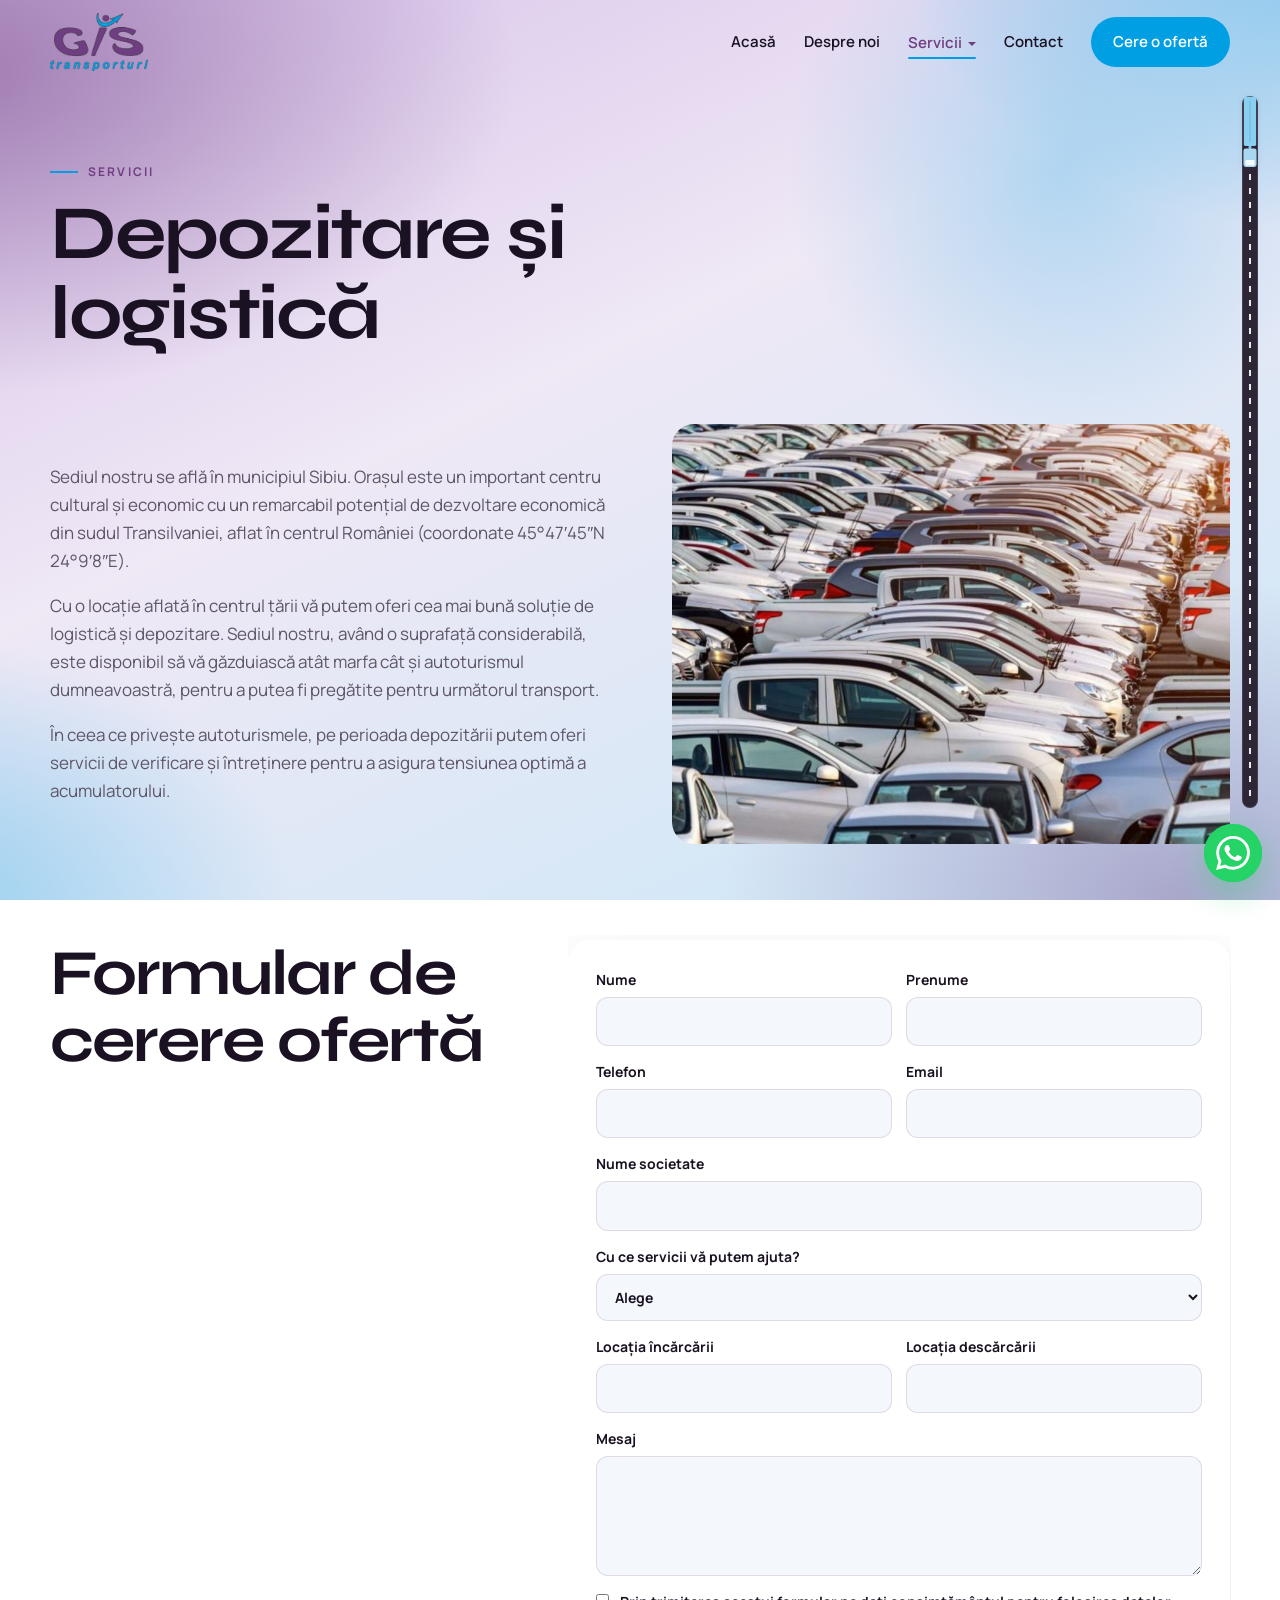
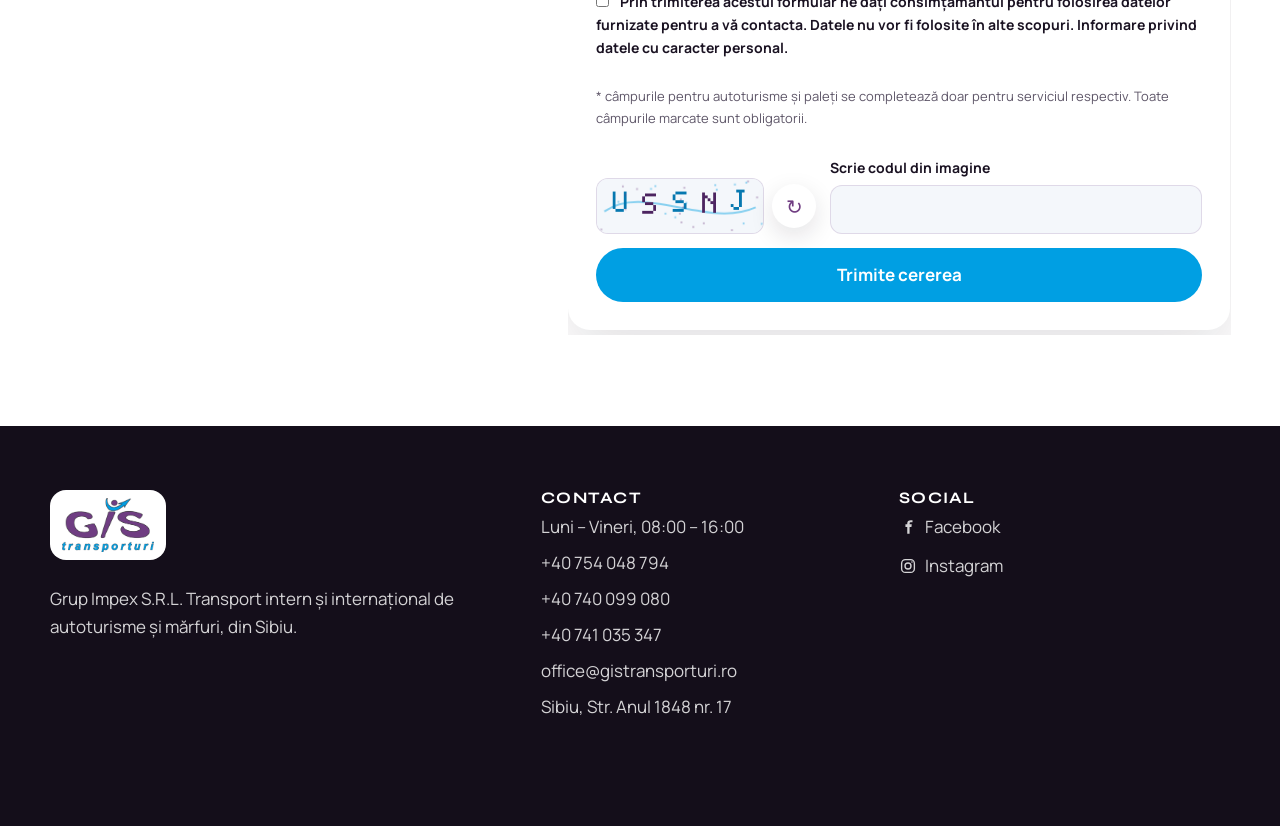
<file: servicii/depozitare-si-logistica/index.html>
<!DOCTYPE html>
<html lang="ro">
<head>
  <meta charset="utf-8">
  <meta http-equiv="Cache-Control" content="no-cache, no-store, must-revalidate">
  <meta http-equiv="Pragma" content="no-cache">
  <meta http-equiv="Expires" content="0">
  <script>
  (function () {
    var build = "20260928ad";
    fetch("/version.txt", { cache: "no-store" }).then(function (r) {
      return r.ok ? r.text() : "";
    }).then(function (text) {
      var remote = (text || "").trim();
      if (!remote || remote === build || location.search.indexOf("v=" + remote) !== -1) return;
      location.replace(location.pathname + location.search + (location.search ? "&" : "?") + "v=" + remote + location.hash);
    }).catch(function () {});
  })();
  </script>
  <meta name="viewport" content="width=device-width, initial-scale=1">
  <title>Depozitare și logistică - GIS Transporturi</title>
  <meta name="description" content="Depozitare autoturisme și mărfuri în Sibiu.">
  <link rel="icon" href="/assets/img/favicon.png">
  <link rel="preconnect" href="https://fonts.googleapis.com">
  <link rel="preconnect" href="https://fonts.gstatic.com" crossorigin>
  <link href="https://fonts.googleapis.com/css2?family=Manrope:wght@400;500;600;700;800&family=Syne:wght@600;700;800&display=swap" rel="stylesheet">
  <link rel="stylesheet" href="/assets/css/styles.css?v=20260928ad">
</head>
<body>
<header class="site-header">
  <div class="header-inner">
    <a class="logo" href="/"><img src="/assets/img/logo.png" alt="GIS Transporturi"></a>
    <button class="menu-toggle" aria-label="Meniu" aria-expanded="false"><span></span></button>
    <nav class="nav">
<a href="/">Acasă</a>
<a href="/#despre-noi">Despre noi</a>
<div class="nav-drop">
  <a href="/#servicii" class="active">Servicii</a>
  <menu>
    <li><a href="/#containere">Containere și colete</a></li>
    <li><a href="/#autoturisme">Transport autoturisme</a></li>
    <li><a href="/#intermediere">Intermediere</a></li>
    <li><a href="/#depozitare">Depozitare și logistică</a></li>
  </menu>
</div>
<a href="/#oferta">Contact</a>
<a class="btn" href="/#oferta">Cere o ofertă</a>
</nav>
  </div>
</header>

<section class="page-hero"><div class="wrap">
  <p class="eyebrow">Servicii</p>
  <h1>Depozitare și logistică</h1>
</div></section>
<section class="section" style="padding-top:0"><div class="wrap split">
  <div class="prose">
    <p>Sediul nostru se află în municipiul Sibiu. Orașul este un important centru cultural și economic cu un remarcabil potențial de dezvoltare economică din sudul Transilvaniei, aflat în centrul României (coordonate 45°47′45″N 24°9′8″E).</p>
    <p>Cu o locație aflată în centrul țării vă putem oferi cea mai bună soluție de logistică și depozitare. Sediul nostru, având o suprafață considerabilă, este disponibil să vă găzduiască atât marfa cât și autoturismul dumneavoastră, pentru a putea fi pregătite pentru următorul transport.</p>
    <p>În ceea ce privește autoturismele, pe perioada depozitării putem oferi servicii de verificare și întreținere pentru a asigura tensiunea optimă a acumulatorului.</p>
  </div>
  <div class="frame"><img src="/assets/img/yard.jpg" alt="Autoturisme depozitate"></div>
</div></section>
<section class="section" style="padding-top:0"><div class="wrap two-col"><div><h2>Formular de cerere ofertă</h2></div>
<form class="form" data-service-form>
  <p class="form-ok">Cererea a fost trimisă. Revenim în cel mai scurt timp.</p>
  <input class="hp" type="text" name="company" tabindex="-1" autocomplete="off">
  <div class="row">
    <label>Nume<input name="nume" required></label>
    <label>Prenume<input name="prenume" required></label>
  </div>
  <div class="row">
    <label>Telefon<input name="telefon" required></label>
    <label>Email<input type="email" name="email"></label>
  </div>
  <label>Nume societate<input name="societate"></label>
  <label>Cu ce servicii vă putem ajuta?
    <select name="serviciu" required>
      <option value="">Alege</option>
      <option>Transport mărfuri</option>
      <option>Transport autoturisme</option>
      <option>Intermediere transport mărfuri și autoturisme</option>
      <option>Depozitare logistica</option>
    </select>
  </label>
  <div class="row">
    <label>Locația încărcării<input name="incarcare"></label>
    <label>Locația descărcării<input name="descarcare"></label>
  </div>
  <div data-for="auto" hidden>
    <div class="row">
      <label>Modelul autoturismului<input name="model"></label>
      <label>Număr de autoturisme<input name="numar_auto"></label>
    </div>
    <label>Starea autoturismului
      <select name="stare"><option value="">Alege</option><option>funcțional</option><option>nefuncțional</option></select>
    </label>
  </div>
  <div data-for="marfa" hidden>
    <div class="row">
      <label>Număr de paleți<input name="paleti"></label>
      <label>Volumul paleților<input name="volum"></label>
    </div>
    <label>Greutatea paleților<input name="greutate"></label>
  </div>
  
  <label>Mesaj<textarea name="mesaj" required></textarea></label>
  <label class="checkline"><input type="checkbox" required> Prin trimiterea acestui formular ne dați consimțământul pentru folosirea datelor furnizate pentru a vă contacta. Datele nu vor fi folosite în alte scopuri. <a href="/declaratie-privind-datele-cu-caracter-personal/">Informare privind datele cu caracter personal</a>.</label>
  <p class="note">* câmpurile pentru autoturisme și paleți se completează doar pentru serviciul respectiv. Toate câmpurile marcate sunt obligatorii.</p>
  <button class="btn" type="submit">Trimite cererea</button>
</form>
</div></section>


<footer class="site-footer">
  <div class="wrap foot-grid">
    <div>
      <a class="logo-pill" href="/"><img src="/assets/img/logo.png" alt="GIS Transporturi"></a>
      <p>Grup Impex S.R.L. Transport intern și internațional de autoturisme și mărfuri, din Sibiu.</p>
    </div>
    <div>
      <h3>Contact</h3>
      <ul>
        <li>Luni – Vineri, 08:00 – 16:00</li>
        <li><a href="tel:+40754048794">+40 754 048 794</a></li>
        <li><a href="tel:+40740099080">+40 740 099 080</a></li>
        <li><a href="tel:+40741035347">+40 741 035 347</a></li>
        <li><a href="mailto:office@gistransporturi.ro">office@gistransporturi.ro</a></li>
        <li>Sibiu, Str. Anul 1848 nr. 17</li>
      </ul>
    </div>
    <div>
      <h3>Social</h3>
      <ul>
        <li><a href="https://www.facebook.com/GIStransporturi/" target="_blank" rel="noreferrer"><svg viewBox="0 0 24 24" width="18" height="18" aria-hidden="true"><path fill="currentColor" d="M14.2 8.4V6.8c0-.9.5-1.3 1.4-1.3H18V3h-2.3C12.6 3 11 4.5 11 7v1.4H8.6V12H11v9h3.1v-9h2.5l.4-3.6h-2.9z"/></svg>Facebook</a></li>
        <li><a href="https://www.instagram.com/grupimpexsrl/" target="_blank" rel="noreferrer"><svg viewBox="0 0 24 24" width="18" height="18" aria-hidden="true"><rect x="3.5" y="3.5" width="17" height="17" rx="5" fill="none" stroke="currentColor" stroke-width="1.8"/><circle cx="12" cy="12" r="4" fill="none" stroke="currentColor" stroke-width="1.8"/><circle cx="17.3" cy="6.7" r="1.1" fill="currentColor"/></svg>Instagram</a></li>
      </ul>
    </div>
  </div>
  <div class="wrap legal-row">
    <a href="/gdpr/">GDPR</a>
    <a href="/declaratie-privind-datele-cu-caracter-personal/">Date personale</a>
    <a href="/politica-privind-cookie-urile-ue/">Cookie-uri</a>
    <a href="/termeni-si-conditii/">Termeni</a>
    <a href="/politica-de-confidentialitate/">Confidențialitate</a>
    <span>© Grup Impex S.R.L.</span>
  </div>
</footer>
<a class="wa" href="https://wa.me/40754048794" aria-label="WhatsApp" target="_blank" rel="noreferrer">
  <svg viewBox="0 0 24 24" aria-hidden="true"><path fill-rule="evenodd" d="M17.472 14.382c-.297-.149-1.758-.867-2.03-.967-.273-.099-.471-.148-.67.15-.197.297-.767.966-.94 1.164-.173.199-.347.223-.644.075-.297-.15-1.255-.463-2.39-1.475-.883-.788-1.48-1.761-1.653-2.059-.173-.297-.018-.458.13-.606.134-.133.298-.347.446-.52.149-.174.198-.298.298-.497.099-.198.05-.371-.025-.52-.075-.149-.669-1.612-.916-2.207-.242-.579-.487-.5-.669-.51-.173-.008-.371-.01-.57-.01-.198 0-.52.074-.792.372-.272.297-1.04 1.016-1.04 2.479 0 1.462 1.065 2.875 1.213 3.074.149.198 2.096 3.2 5.077 4.487.709.306 1.262.489 1.694.625.712.227 1.36.195 1.871.118.571-.085 1.758-.719 2.006-1.413.248-.694.248-1.289.173-1.413-.074-.124-.272-.198-.57-.347m-5.421 7.403h-.004a9.87 9.87 0 01-5.031-1.378l-.361-.214-3.741.982.998-3.648-.235-.374a9.86 9.86 0 01-1.51-5.26c.001-5.45 4.436-9.884 9.888-9.884 2.64 0 5.122 1.03 6.988 2.898a9.825 9.825 0 012.893 6.994c-.003 5.45-4.435 9.884-9.885 9.884m8.413-18.297A11.815 11.815 0 0012.05 0C5.495 0 .16 5.335.157 11.892c0 2.096.547 4.142 1.588 5.945L.057 24l6.305-1.654a11.882 11.882 0 005.683 1.448h.005c6.554 0 11.89-5.335 11.893-11.893a11.821 11.821 0 00-3.48-8.413z"/></svg>
</a>

<script src="/assets/js/main.js?v=20260928ad"></script>
</body>
</html>
</file>
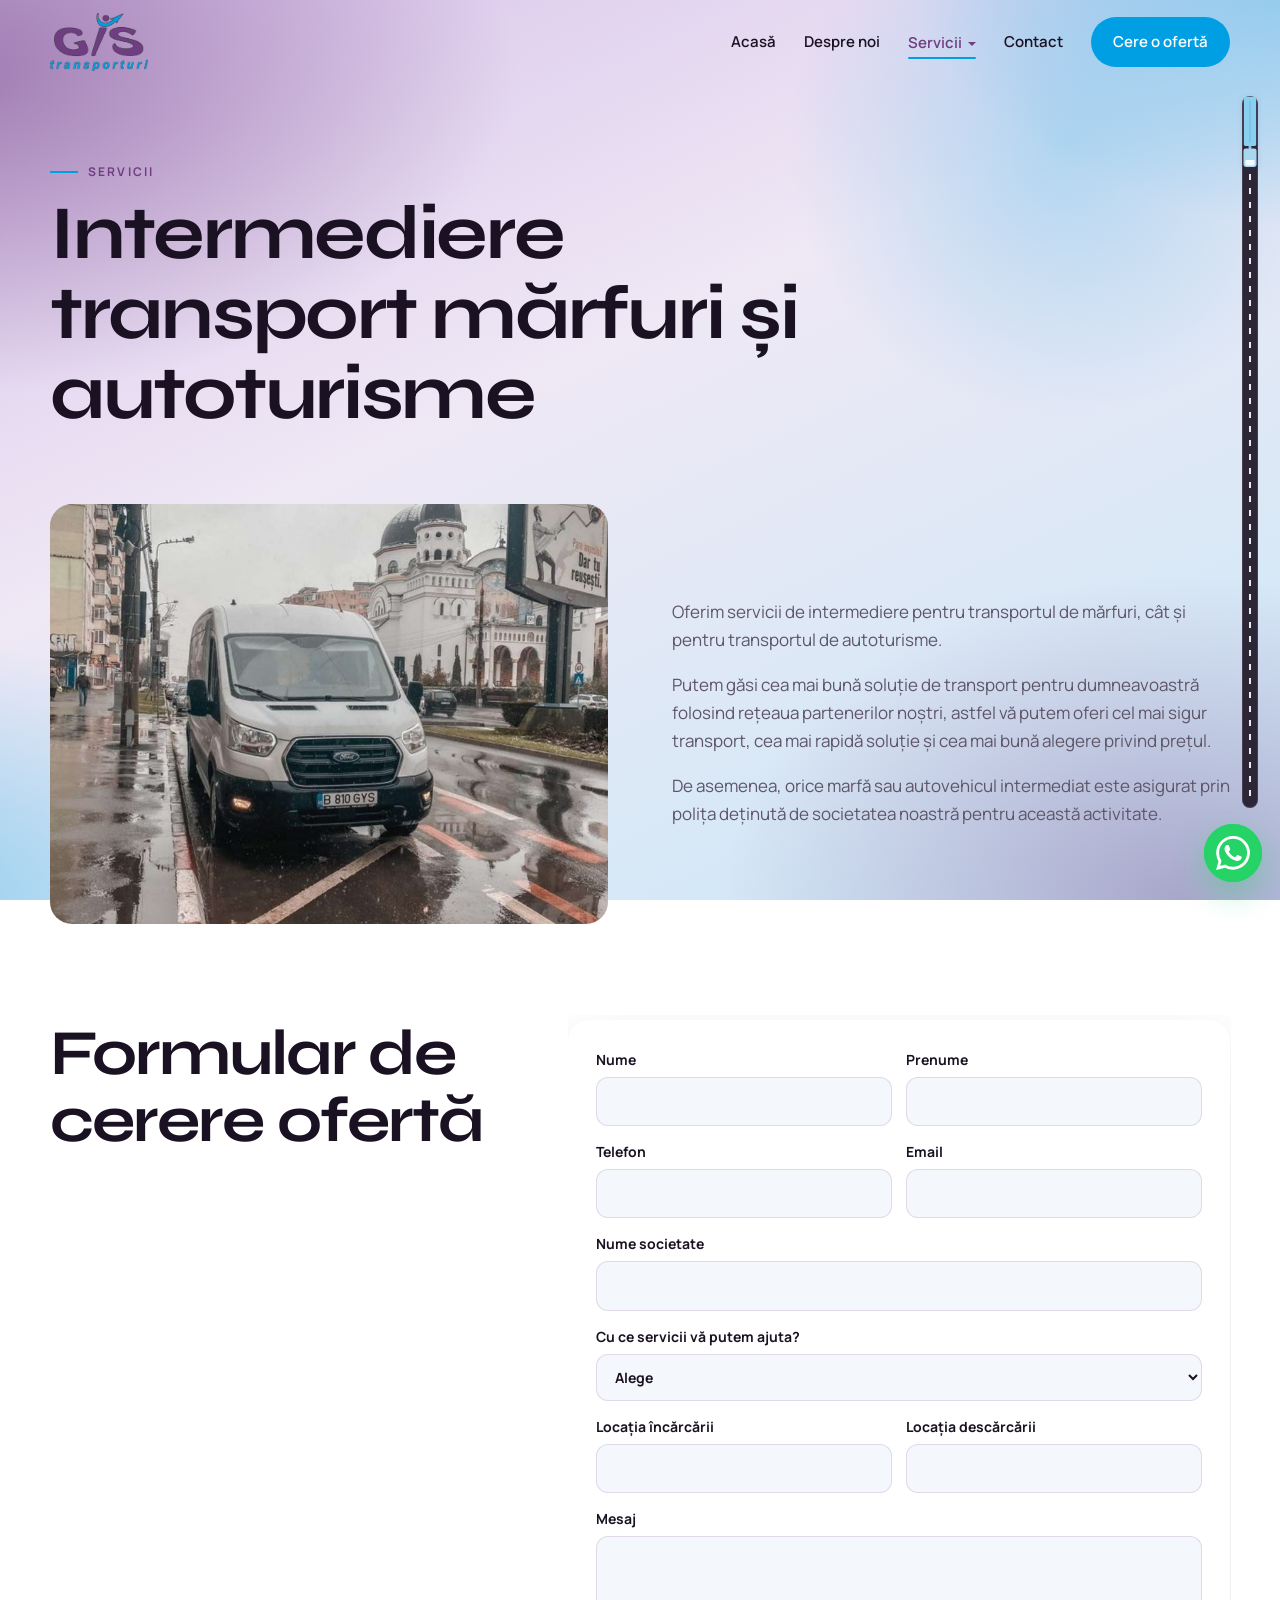
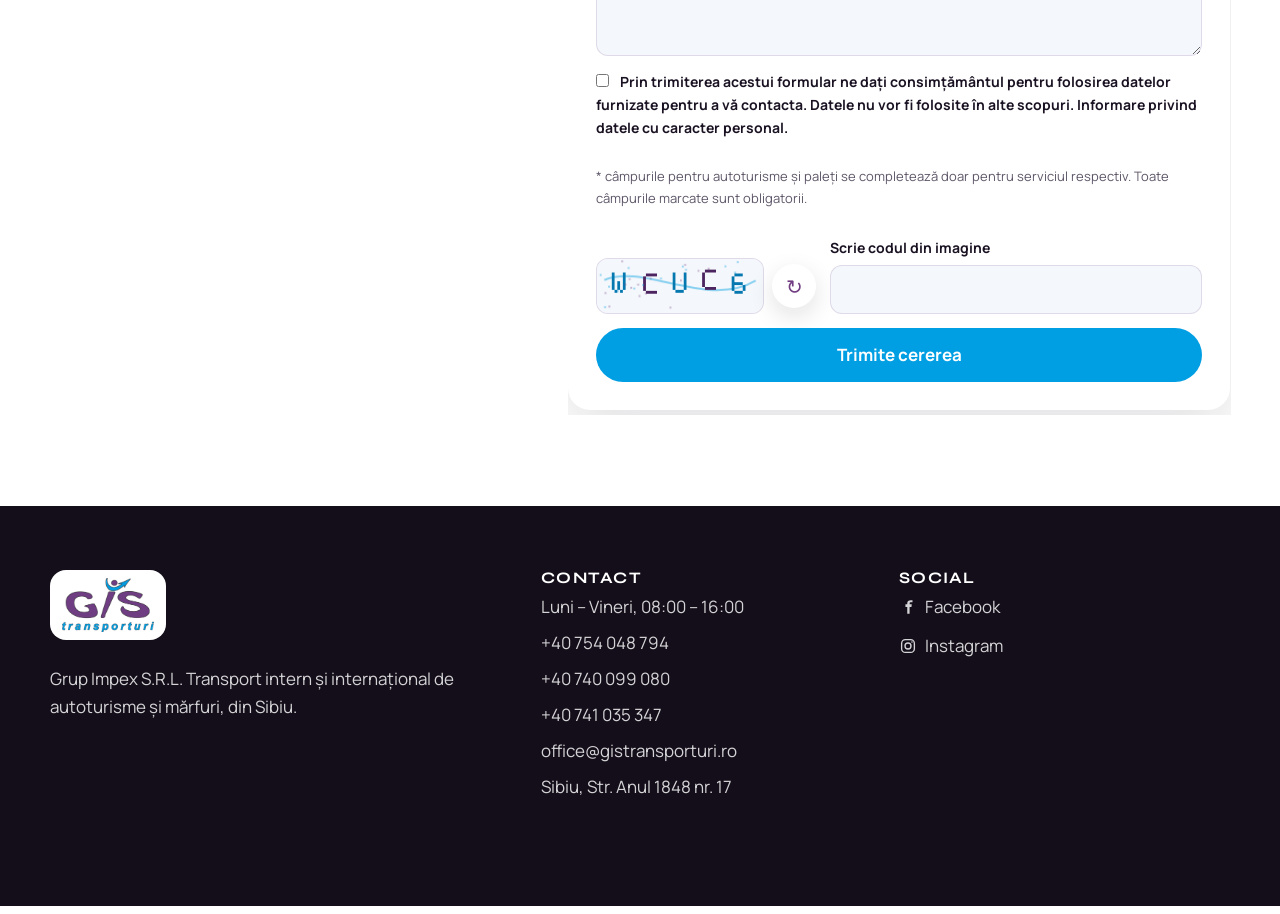
<file: servicii/intermediere-transport-marfuri-si-autoturisme/index.html>
<!DOCTYPE html>
<html lang="ro">
<head>
  <meta charset="utf-8">
  <meta http-equiv="Cache-Control" content="no-cache, no-store, must-revalidate">
  <meta http-equiv="Pragma" content="no-cache">
  <meta http-equiv="Expires" content="0">
  <script>
  (function () {
    var build = "20260928ad";
    fetch("/version.txt", { cache: "no-store" }).then(function (r) {
      return r.ok ? r.text() : "";
    }).then(function (text) {
      var remote = (text || "").trim();
      if (!remote || remote === build || location.search.indexOf("v=" + remote) !== -1) return;
      location.replace(location.pathname + location.search + (location.search ? "&" : "?") + "v=" + remote + location.hash);
    }).catch(function () {});
  })();
  </script>
  <meta name="viewport" content="width=device-width, initial-scale=1">
  <title>Intermediere - GIS Transporturi</title>
  <meta name="description" content="Intermediere transport mărfuri și autoturisme, cu asigurare.">
  <link rel="icon" href="/assets/img/favicon.png">
  <link rel="preconnect" href="https://fonts.googleapis.com">
  <link rel="preconnect" href="https://fonts.gstatic.com" crossorigin>
  <link href="https://fonts.googleapis.com/css2?family=Manrope:wght@400;500;600;700;800&family=Syne:wght@600;700;800&display=swap" rel="stylesheet">
  <link rel="stylesheet" href="/assets/css/styles.css?v=20260928ad">
</head>
<body>
<header class="site-header">
  <div class="header-inner">
    <a class="logo" href="/"><img src="/assets/img/logo.png" alt="GIS Transporturi"></a>
    <button class="menu-toggle" aria-label="Meniu" aria-expanded="false"><span></span></button>
    <nav class="nav">
<a href="/">Acasă</a>
<a href="/#despre-noi">Despre noi</a>
<div class="nav-drop">
  <a href="/#servicii" class="active">Servicii</a>
  <menu>
    <li><a href="/#containere">Containere și colete</a></li>
    <li><a href="/#autoturisme">Transport autoturisme</a></li>
    <li><a href="/#intermediere">Intermediere</a></li>
    <li><a href="/#depozitare">Depozitare și logistică</a></li>
  </menu>
</div>
<a href="/#oferta">Contact</a>
<a class="btn" href="/#oferta">Cere o ofertă</a>
</nav>
  </div>
</header>

<section class="page-hero"><div class="wrap">
  <p class="eyebrow">Servicii</p>
  <h1>Intermediere transport mărfuri și autoturisme</h1>
</div></section>
<section class="section" style="padding-top:0"><div class="wrap split">
  <div class="frame"><img src="/assets/img/fleet-15.jpg" alt="Transport intermediat"></div>
  <div class="prose">
    <p>Oferim servicii de intermediere pentru transportul de mărfuri, cât și pentru transportul de autoturisme.</p>
    <p>Putem găsi cea mai bună soluție de transport pentru dumneavoastră folosind rețeaua partenerilor noștri, astfel vă putem oferi cel mai sigur transport, cea mai rapidă soluție și cea mai bună alegere privind prețul.</p>
    <p>De asemenea, orice marfă sau autovehicul intermediat este asigurat prin polița deținută de societatea noastră pentru această activitate.</p>
  </div>
</div></section>
<section class="section" style="padding-top:0"><div class="wrap two-col"><div><h2>Formular de cerere ofertă</h2></div>
<form class="form" data-service-form>
  <p class="form-ok">Cererea a fost trimisă. Revenim în cel mai scurt timp.</p>
  <input class="hp" type="text" name="company" tabindex="-1" autocomplete="off">
  <div class="row">
    <label>Nume<input name="nume" required></label>
    <label>Prenume<input name="prenume" required></label>
  </div>
  <div class="row">
    <label>Telefon<input name="telefon" required></label>
    <label>Email<input type="email" name="email"></label>
  </div>
  <label>Nume societate<input name="societate"></label>
  <label>Cu ce servicii vă putem ajuta?
    <select name="serviciu" required>
      <option value="">Alege</option>
      <option>Transport mărfuri</option>
      <option>Transport autoturisme</option>
      <option>Intermediere transport mărfuri și autoturisme</option>
      <option>Depozitare logistica</option>
    </select>
  </label>
  <div class="row">
    <label>Locația încărcării<input name="incarcare"></label>
    <label>Locația descărcării<input name="descarcare"></label>
  </div>
  <div data-for="auto" hidden>
    <div class="row">
      <label>Modelul autoturismului<input name="model"></label>
      <label>Număr de autoturisme<input name="numar_auto"></label>
    </div>
    <label>Starea autoturismului
      <select name="stare"><option value="">Alege</option><option>funcțional</option><option>nefuncțional</option></select>
    </label>
  </div>
  <div data-for="marfa" hidden>
    <div class="row">
      <label>Număr de paleți<input name="paleti"></label>
      <label>Volumul paleților<input name="volum"></label>
    </div>
    <label>Greutatea paleților<input name="greutate"></label>
  </div>
  
  <label>Mesaj<textarea name="mesaj" required></textarea></label>
  <label class="checkline"><input type="checkbox" required> Prin trimiterea acestui formular ne dați consimțământul pentru folosirea datelor furnizate pentru a vă contacta. Datele nu vor fi folosite în alte scopuri. <a href="/declaratie-privind-datele-cu-caracter-personal/">Informare privind datele cu caracter personal</a>.</label>
  <p class="note">* câmpurile pentru autoturisme și paleți se completează doar pentru serviciul respectiv. Toate câmpurile marcate sunt obligatorii.</p>
  <button class="btn" type="submit">Trimite cererea</button>
</form>
</div></section>


<footer class="site-footer">
  <div class="wrap foot-grid">
    <div>
      <a class="logo-pill" href="/"><img src="/assets/img/logo.png" alt="GIS Transporturi"></a>
      <p>Grup Impex S.R.L. Transport intern și internațional de autoturisme și mărfuri, din Sibiu.</p>
    </div>
    <div>
      <h3>Contact</h3>
      <ul>
        <li>Luni – Vineri, 08:00 – 16:00</li>
        <li><a href="tel:+40754048794">+40 754 048 794</a></li>
        <li><a href="tel:+40740099080">+40 740 099 080</a></li>
        <li><a href="tel:+40741035347">+40 741 035 347</a></li>
        <li><a href="mailto:office@gistransporturi.ro">office@gistransporturi.ro</a></li>
        <li>Sibiu, Str. Anul 1848 nr. 17</li>
      </ul>
    </div>
    <div>
      <h3>Social</h3>
      <ul>
        <li><a href="https://www.facebook.com/GIStransporturi/" target="_blank" rel="noreferrer"><svg viewBox="0 0 24 24" width="18" height="18" aria-hidden="true"><path fill="currentColor" d="M14.2 8.4V6.8c0-.9.5-1.3 1.4-1.3H18V3h-2.3C12.6 3 11 4.5 11 7v1.4H8.6V12H11v9h3.1v-9h2.5l.4-3.6h-2.9z"/></svg>Facebook</a></li>
        <li><a href="https://www.instagram.com/grupimpexsrl/" target="_blank" rel="noreferrer"><svg viewBox="0 0 24 24" width="18" height="18" aria-hidden="true"><rect x="3.5" y="3.5" width="17" height="17" rx="5" fill="none" stroke="currentColor" stroke-width="1.8"/><circle cx="12" cy="12" r="4" fill="none" stroke="currentColor" stroke-width="1.8"/><circle cx="17.3" cy="6.7" r="1.1" fill="currentColor"/></svg>Instagram</a></li>
      </ul>
    </div>
  </div>
  <div class="wrap legal-row">
    <a href="/gdpr/">GDPR</a>
    <a href="/declaratie-privind-datele-cu-caracter-personal/">Date personale</a>
    <a href="/politica-privind-cookie-urile-ue/">Cookie-uri</a>
    <a href="/termeni-si-conditii/">Termeni</a>
    <a href="/politica-de-confidentialitate/">Confidențialitate</a>
    <span>© Grup Impex S.R.L.</span>
  </div>
</footer>
<a class="wa" href="https://wa.me/40754048794" aria-label="WhatsApp" target="_blank" rel="noreferrer">
  <svg viewBox="0 0 24 24" aria-hidden="true"><path fill-rule="evenodd" d="M17.472 14.382c-.297-.149-1.758-.867-2.03-.967-.273-.099-.471-.148-.67.15-.197.297-.767.966-.94 1.164-.173.199-.347.223-.644.075-.297-.15-1.255-.463-2.39-1.475-.883-.788-1.48-1.761-1.653-2.059-.173-.297-.018-.458.13-.606.134-.133.298-.347.446-.52.149-.174.198-.298.298-.497.099-.198.05-.371-.025-.52-.075-.149-.669-1.612-.916-2.207-.242-.579-.487-.5-.669-.51-.173-.008-.371-.01-.57-.01-.198 0-.52.074-.792.372-.272.297-1.04 1.016-1.04 2.479 0 1.462 1.065 2.875 1.213 3.074.149.198 2.096 3.2 5.077 4.487.709.306 1.262.489 1.694.625.712.227 1.36.195 1.871.118.571-.085 1.758-.719 2.006-1.413.248-.694.248-1.289.173-1.413-.074-.124-.272-.198-.57-.347m-5.421 7.403h-.004a9.87 9.87 0 01-5.031-1.378l-.361-.214-3.741.982.998-3.648-.235-.374a9.86 9.86 0 01-1.51-5.26c.001-5.45 4.436-9.884 9.888-9.884 2.64 0 5.122 1.03 6.988 2.898a9.825 9.825 0 012.893 6.994c-.003 5.45-4.435 9.884-9.885 9.884m8.413-18.297A11.815 11.815 0 0012.05 0C5.495 0 .16 5.335.157 11.892c0 2.096.547 4.142 1.588 5.945L.057 24l6.305-1.654a11.882 11.882 0 005.683 1.448h.005c6.554 0 11.89-5.335 11.893-11.893a11.821 11.821 0 00-3.48-8.413z"/></svg>
</a>

<script src="/assets/js/main.js?v=20260928ad"></script>
</body>
</html>
</file>
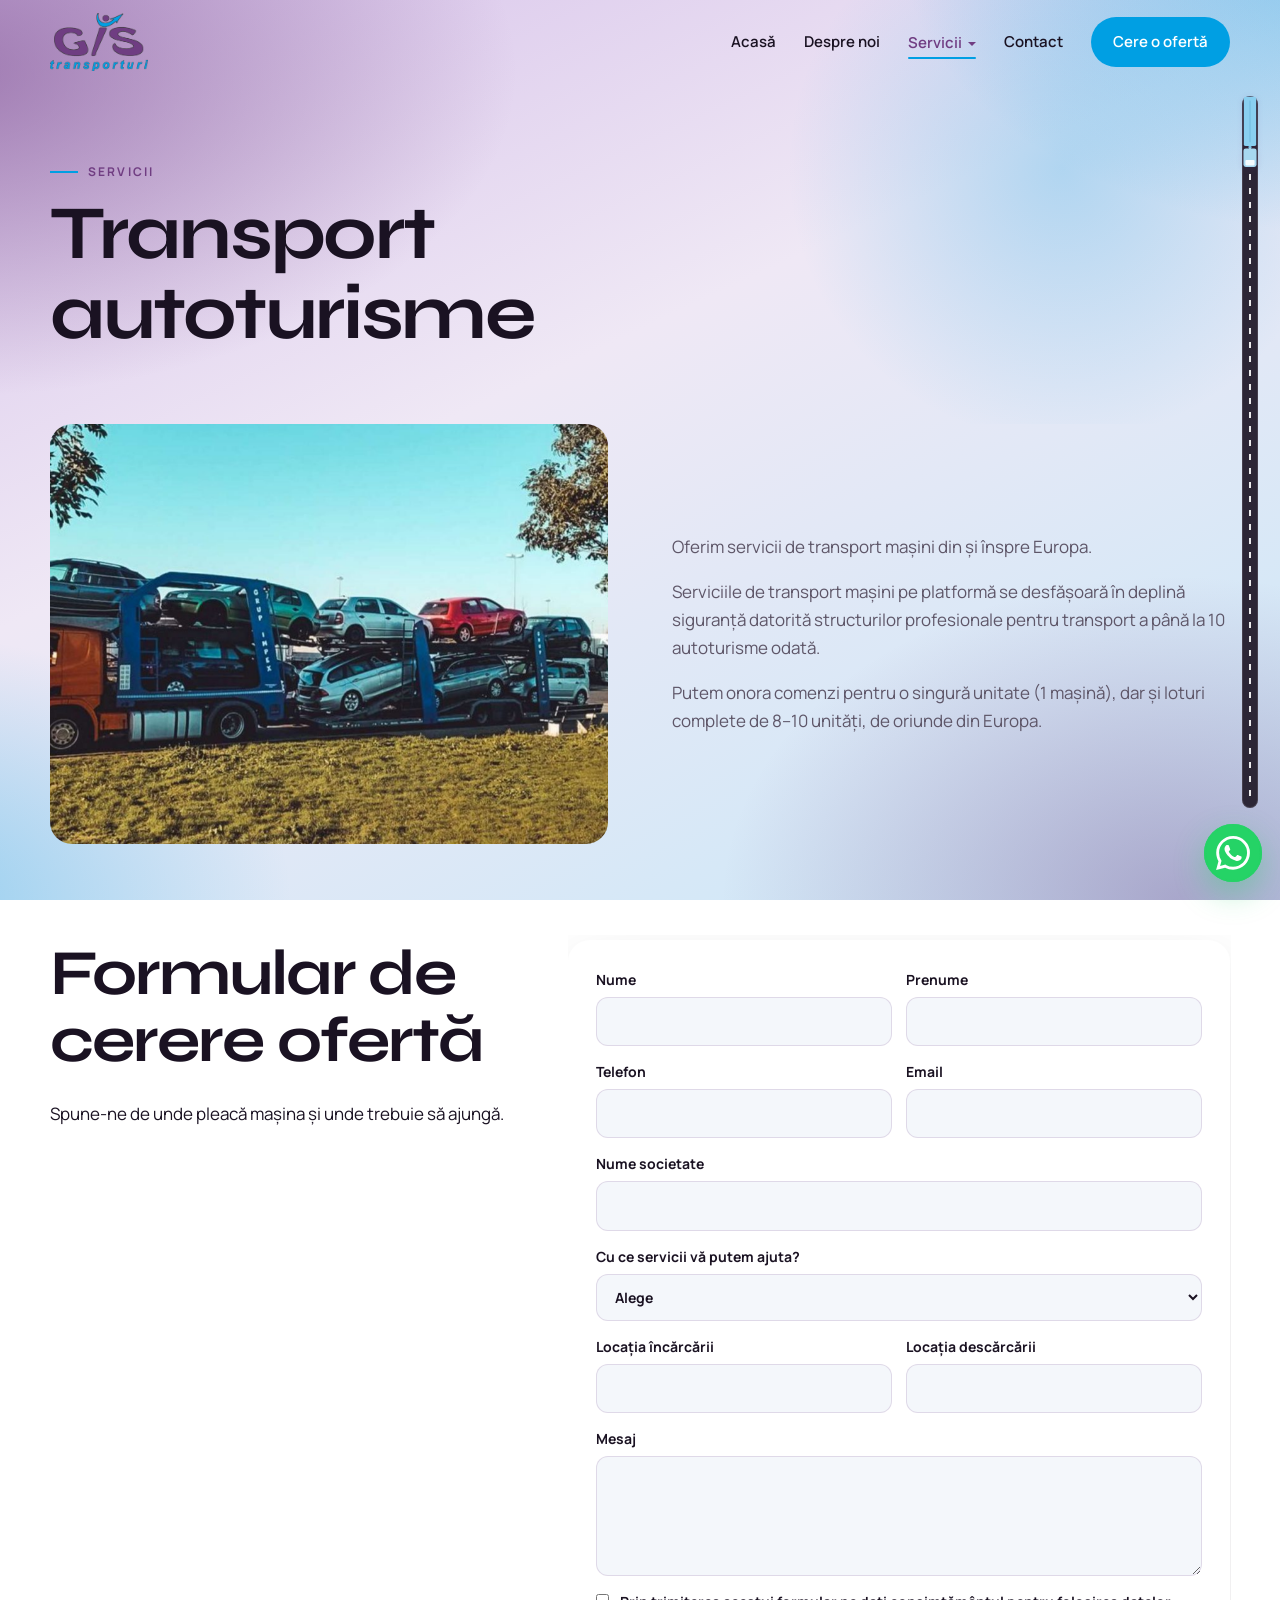
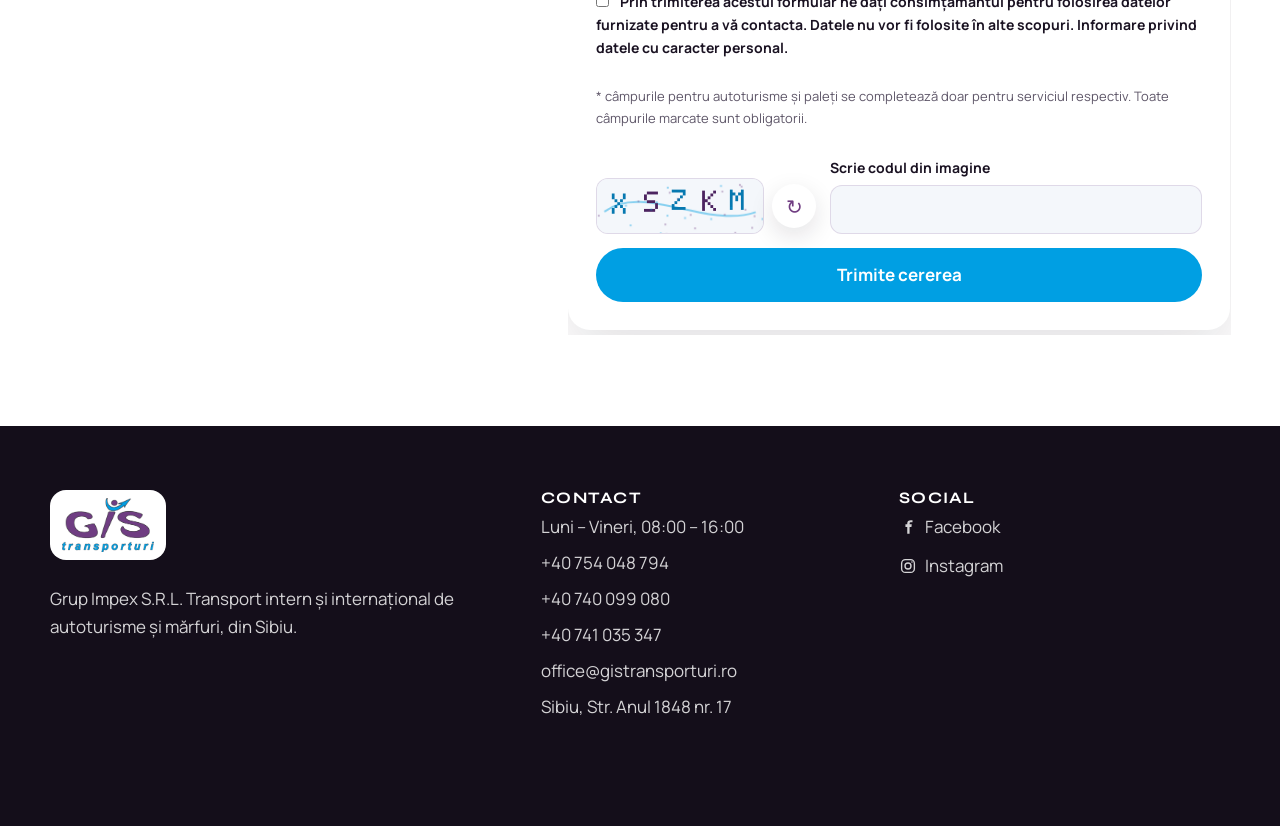
<file: servicii/transport-autoturisme/index.html>
<!DOCTYPE html>
<html lang="ro">
<head>
  <meta charset="utf-8">
  <meta http-equiv="Cache-Control" content="no-cache, no-store, must-revalidate">
  <meta http-equiv="Pragma" content="no-cache">
  <meta http-equiv="Expires" content="0">
  <script>
  (function () {
    var build = "20260928ad";
    fetch("/version.txt", { cache: "no-store" }).then(function (r) {
      return r.ok ? r.text() : "";
    }).then(function (text) {
      var remote = (text || "").trim();
      if (!remote || remote === build || location.search.indexOf("v=" + remote) !== -1) return;
      location.replace(location.pathname + location.search + (location.search ? "&" : "?") + "v=" + remote + location.hash);
    }).catch(function () {});
  })();
  </script>
  <meta name="viewport" content="width=device-width, initial-scale=1">
  <title>Transport autoturisme - GIS Transporturi</title>
  <meta name="description" content="Transport mașini pe platformă, 1 până la 10 autoturisme, în Europa.">
  <link rel="icon" href="/assets/img/favicon.png">
  <link rel="preconnect" href="https://fonts.googleapis.com">
  <link rel="preconnect" href="https://fonts.gstatic.com" crossorigin>
  <link href="https://fonts.googleapis.com/css2?family=Manrope:wght@400;500;600;700;800&family=Syne:wght@600;700;800&display=swap" rel="stylesheet">
  <link rel="stylesheet" href="/assets/css/styles.css?v=20260928ad">
</head>
<body>
<header class="site-header">
  <div class="header-inner">
    <a class="logo" href="/"><img src="/assets/img/logo.png" alt="GIS Transporturi"></a>
    <button class="menu-toggle" aria-label="Meniu" aria-expanded="false"><span></span></button>
    <nav class="nav">
<a href="/">Acasă</a>
<a href="/#despre-noi">Despre noi</a>
<div class="nav-drop">
  <a href="/#servicii" class="active">Servicii</a>
  <menu>
    <li><a href="/#containere">Containere și colete</a></li>
    <li><a href="/#autoturisme">Transport autoturisme</a></li>
    <li><a href="/#intermediere">Intermediere</a></li>
    <li><a href="/#depozitare">Depozitare și logistică</a></li>
  </menu>
</div>
<a href="/#oferta">Contact</a>
<a class="btn" href="/#oferta">Cere o ofertă</a>
</nav>
  </div>
</header>

<section class="page-hero"><div class="wrap">
  <p class="eyebrow">Servicii</p>
  <h1>Transport autoturisme</h1>
</div></section>
<section class="section" style="padding-top:0"><div class="wrap split">
  <div class="frame"><img src="/assets/img/fleet-sun.jpg" alt="Platformă auto GIS"></div>
  <div class="prose">
    <p>Oferim servicii de transport mașini din și înspre Europa.</p>
    <p>Serviciile de transport mașini pe platformă se desfășoară în deplină siguranță datorită structurilor profesionale pentru transport a până la 10 autoturisme odată.</p>
    <p>Putem onora comenzi pentru o singură unitate (1 mașină), dar și loturi complete de 8–10 unități, de oriunde din Europa.</p>
  </div>
</div></section>
<section class="section" style="padding-top:0"><div class="wrap two-col"><div><h2>Formular de cerere ofertă</h2><p>Spune-ne de unde pleacă mașina și unde trebuie să ajungă.</p></div>
<form class="form" data-service-form>
  <p class="form-ok">Cererea a fost trimisă. Revenim în cel mai scurt timp.</p>
  <input class="hp" type="text" name="company" tabindex="-1" autocomplete="off">
  <div class="row">
    <label>Nume<input name="nume" required></label>
    <label>Prenume<input name="prenume" required></label>
  </div>
  <div class="row">
    <label>Telefon<input name="telefon" required></label>
    <label>Email<input type="email" name="email"></label>
  </div>
  <label>Nume societate<input name="societate"></label>
  <label>Cu ce servicii vă putem ajuta?
    <select name="serviciu" required>
      <option value="">Alege</option>
      <option>Transport mărfuri</option>
      <option>Transport autoturisme</option>
      <option>Intermediere transport mărfuri și autoturisme</option>
      <option>Depozitare logistica</option>
    </select>
  </label>
  <div class="row">
    <label>Locația încărcării<input name="incarcare"></label>
    <label>Locația descărcării<input name="descarcare"></label>
  </div>
  <div data-for="auto" hidden>
    <div class="row">
      <label>Modelul autoturismului<input name="model"></label>
      <label>Număr de autoturisme<input name="numar_auto"></label>
    </div>
    <label>Starea autoturismului
      <select name="stare"><option value="">Alege</option><option>funcțional</option><option>nefuncțional</option></select>
    </label>
  </div>
  <div data-for="marfa" hidden>
    <div class="row">
      <label>Număr de paleți<input name="paleti"></label>
      <label>Volumul paleților<input name="volum"></label>
    </div>
    <label>Greutatea paleților<input name="greutate"></label>
  </div>
  
  <label>Mesaj<textarea name="mesaj" required></textarea></label>
  <label class="checkline"><input type="checkbox" required> Prin trimiterea acestui formular ne dați consimțământul pentru folosirea datelor furnizate pentru a vă contacta. Datele nu vor fi folosite în alte scopuri. <a href="/declaratie-privind-datele-cu-caracter-personal/">Informare privind datele cu caracter personal</a>.</label>
  <p class="note">* câmpurile pentru autoturisme și paleți se completează doar pentru serviciul respectiv. Toate câmpurile marcate sunt obligatorii.</p>
  <button class="btn" type="submit">Trimite cererea</button>
</form>
</div></section>


<footer class="site-footer">
  <div class="wrap foot-grid">
    <div>
      <a class="logo-pill" href="/"><img src="/assets/img/logo.png" alt="GIS Transporturi"></a>
      <p>Grup Impex S.R.L. Transport intern și internațional de autoturisme și mărfuri, din Sibiu.</p>
    </div>
    <div>
      <h3>Contact</h3>
      <ul>
        <li>Luni – Vineri, 08:00 – 16:00</li>
        <li><a href="tel:+40754048794">+40 754 048 794</a></li>
        <li><a href="tel:+40740099080">+40 740 099 080</a></li>
        <li><a href="tel:+40741035347">+40 741 035 347</a></li>
        <li><a href="mailto:office@gistransporturi.ro">office@gistransporturi.ro</a></li>
        <li>Sibiu, Str. Anul 1848 nr. 17</li>
      </ul>
    </div>
    <div>
      <h3>Social</h3>
      <ul>
        <li><a href="https://www.facebook.com/GIStransporturi/" target="_blank" rel="noreferrer"><svg viewBox="0 0 24 24" width="18" height="18" aria-hidden="true"><path fill="currentColor" d="M14.2 8.4V6.8c0-.9.5-1.3 1.4-1.3H18V3h-2.3C12.6 3 11 4.5 11 7v1.4H8.6V12H11v9h3.1v-9h2.5l.4-3.6h-2.9z"/></svg>Facebook</a></li>
        <li><a href="https://www.instagram.com/grupimpexsrl/" target="_blank" rel="noreferrer"><svg viewBox="0 0 24 24" width="18" height="18" aria-hidden="true"><rect x="3.5" y="3.5" width="17" height="17" rx="5" fill="none" stroke="currentColor" stroke-width="1.8"/><circle cx="12" cy="12" r="4" fill="none" stroke="currentColor" stroke-width="1.8"/><circle cx="17.3" cy="6.7" r="1.1" fill="currentColor"/></svg>Instagram</a></li>
      </ul>
    </div>
  </div>
  <div class="wrap legal-row">
    <a href="/gdpr/">GDPR</a>
    <a href="/declaratie-privind-datele-cu-caracter-personal/">Date personale</a>
    <a href="/politica-privind-cookie-urile-ue/">Cookie-uri</a>
    <a href="/termeni-si-conditii/">Termeni</a>
    <a href="/politica-de-confidentialitate/">Confidențialitate</a>
    <span>© Grup Impex S.R.L.</span>
  </div>
</footer>
<a class="wa" href="https://wa.me/40754048794" aria-label="WhatsApp" target="_blank" rel="noreferrer">
  <svg viewBox="0 0 24 24" aria-hidden="true"><path fill-rule="evenodd" d="M17.472 14.382c-.297-.149-1.758-.867-2.03-.967-.273-.099-.471-.148-.67.15-.197.297-.767.966-.94 1.164-.173.199-.347.223-.644.075-.297-.15-1.255-.463-2.39-1.475-.883-.788-1.48-1.761-1.653-2.059-.173-.297-.018-.458.13-.606.134-.133.298-.347.446-.52.149-.174.198-.298.298-.497.099-.198.05-.371-.025-.52-.075-.149-.669-1.612-.916-2.207-.242-.579-.487-.5-.669-.51-.173-.008-.371-.01-.57-.01-.198 0-.52.074-.792.372-.272.297-1.04 1.016-1.04 2.479 0 1.462 1.065 2.875 1.213 3.074.149.198 2.096 3.2 5.077 4.487.709.306 1.262.489 1.694.625.712.227 1.36.195 1.871.118.571-.085 1.758-.719 2.006-1.413.248-.694.248-1.289.173-1.413-.074-.124-.272-.198-.57-.347m-5.421 7.403h-.004a9.87 9.87 0 01-5.031-1.378l-.361-.214-3.741.982.998-3.648-.235-.374a9.86 9.86 0 01-1.51-5.26c.001-5.45 4.436-9.884 9.888-9.884 2.64 0 5.122 1.03 6.988 2.898a9.825 9.825 0 012.893 6.994c-.003 5.45-4.435 9.884-9.885 9.884m8.413-18.297A11.815 11.815 0 0012.05 0C5.495 0 .16 5.335.157 11.892c0 2.096.547 4.142 1.588 5.945L.057 24l6.305-1.654a11.882 11.882 0 005.683 1.448h.005c6.554 0 11.89-5.335 11.893-11.893a11.821 11.821 0 00-3.48-8.413z"/></svg>
</a>

<script src="/assets/js/main.js?v=20260928ad"></script>
</body>
</html>
</file>
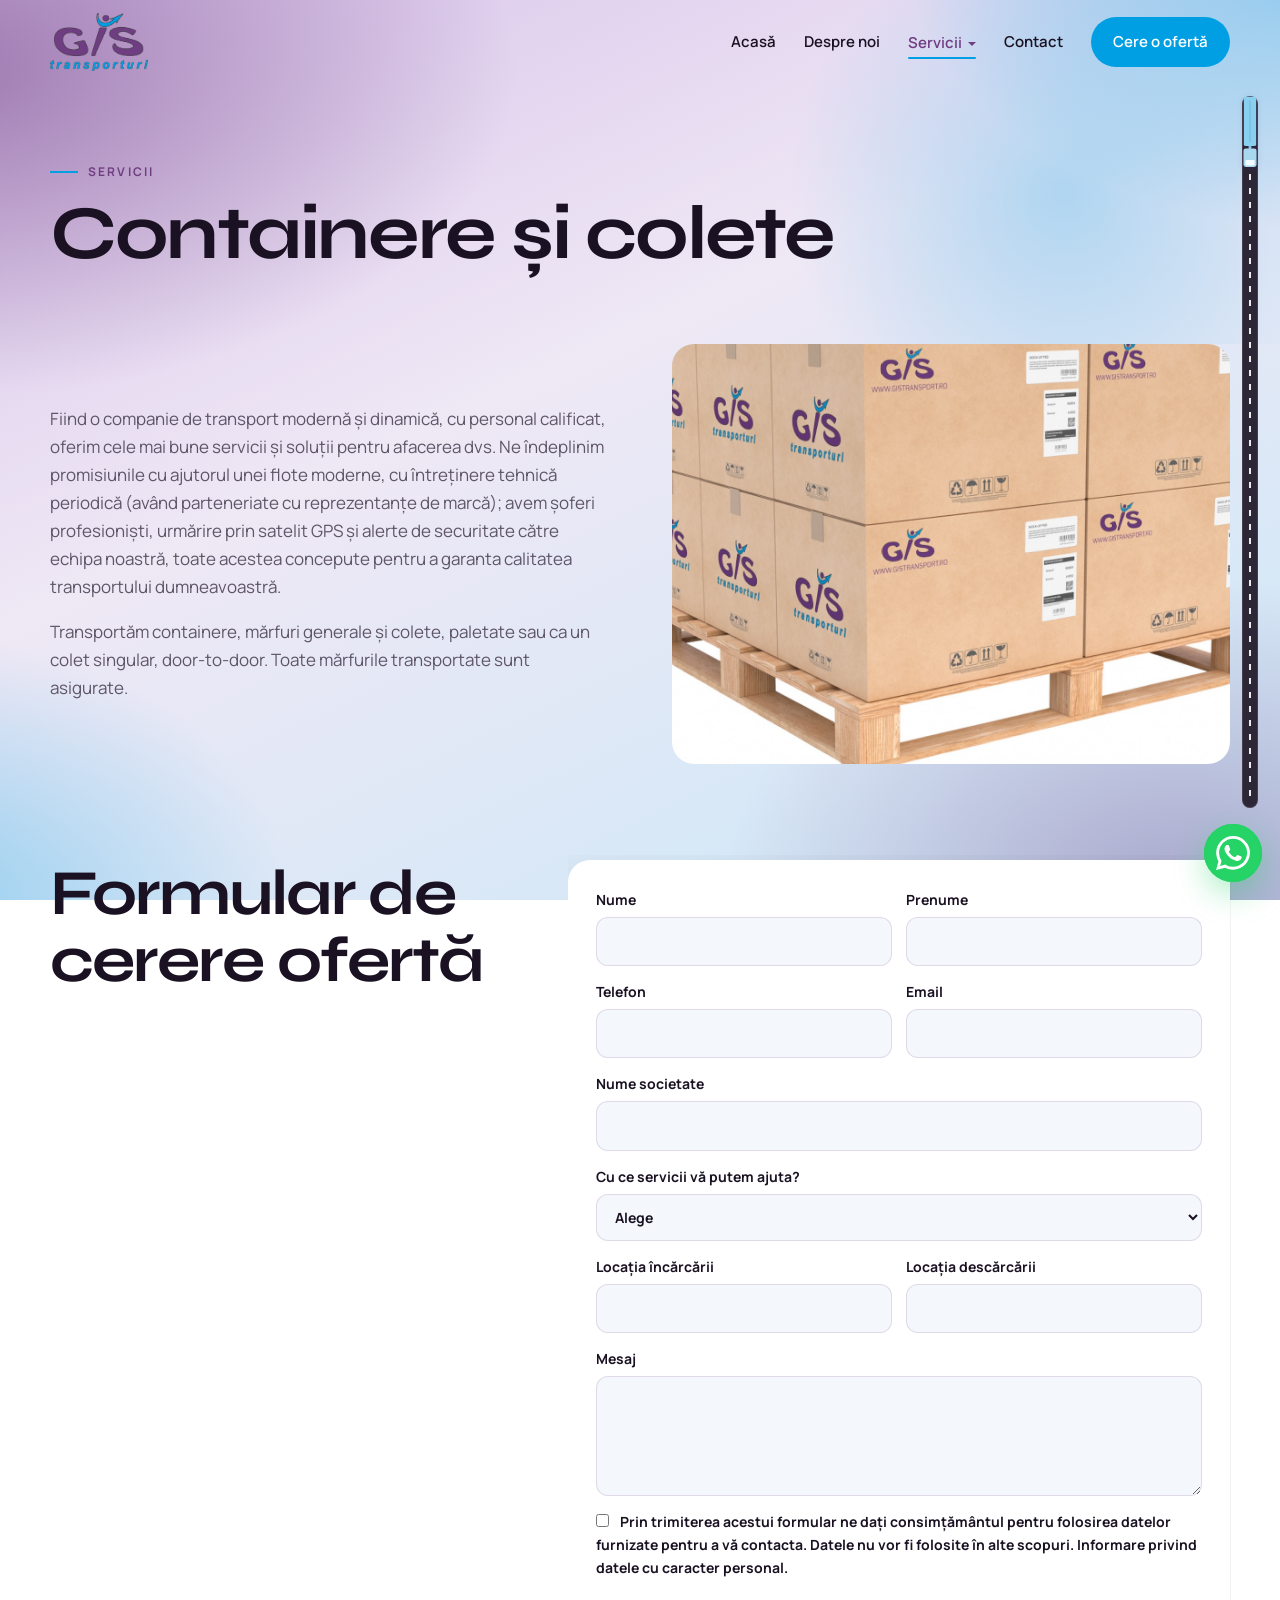
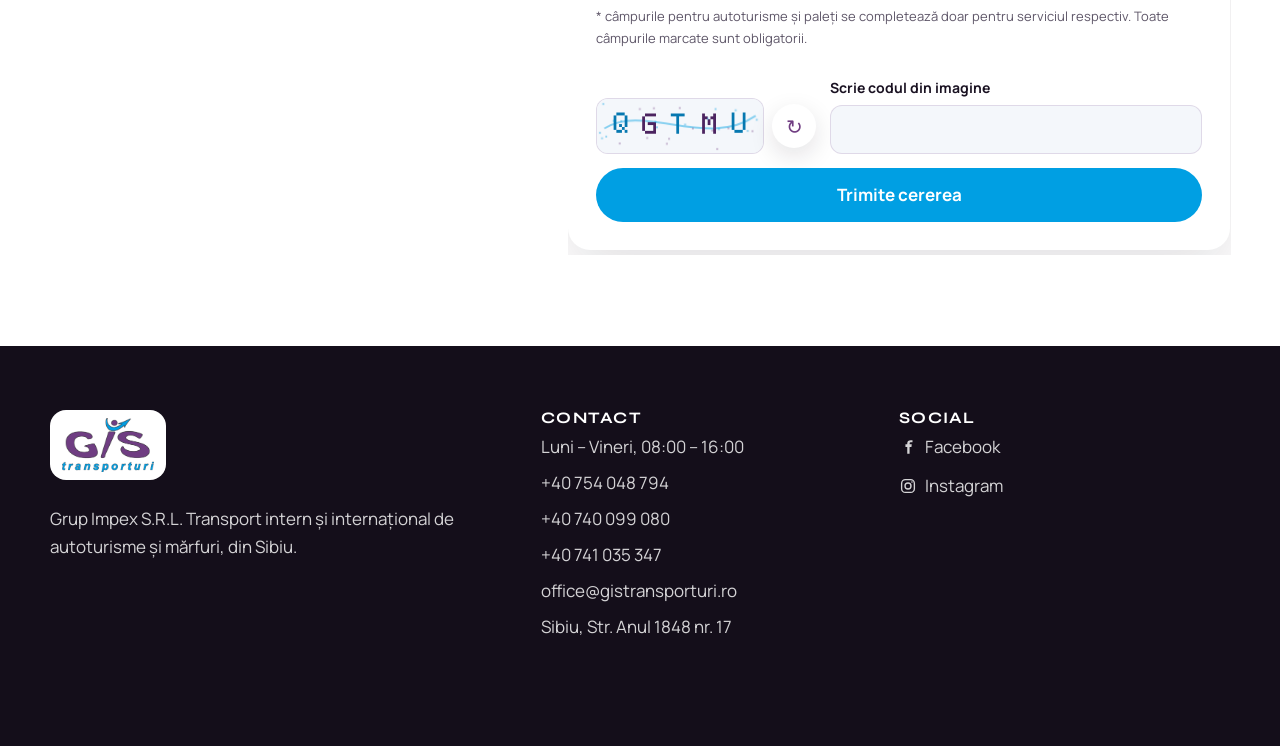
<file: servicii/transport-marfuri/index.html>
<!DOCTYPE html>
<html lang="ro">
<head>
  <meta charset="utf-8">
  <meta http-equiv="Cache-Control" content="no-cache, no-store, must-revalidate">
  <meta http-equiv="Pragma" content="no-cache">
  <meta http-equiv="Expires" content="0">
  <script>
  (function () {
    var build = "20260928ad";
    fetch("/version.txt", { cache: "no-store" }).then(function (r) {
      return r.ok ? r.text() : "";
    }).then(function (text) {
      var remote = (text || "").trim();
      if (!remote || remote === build || location.search.indexOf("v=" + remote) !== -1) return;
      location.replace(location.pathname + location.search + (location.search ? "&" : "?") + "v=" + remote + location.hash);
    }).catch(function () {});
  })();
  </script>
  <meta name="viewport" content="width=device-width, initial-scale=1">
  <title>Transport mărfuri - GIS Transporturi</title>
  <meta name="description" content="Transport mărfuri asigurate, flotă GPS, intern și internațional.">
  <link rel="icon" href="/assets/img/favicon.png">
  <link rel="preconnect" href="https://fonts.googleapis.com">
  <link rel="preconnect" href="https://fonts.gstatic.com" crossorigin>
  <link href="https://fonts.googleapis.com/css2?family=Manrope:wght@400;500;600;700;800&family=Syne:wght@600;700;800&display=swap" rel="stylesheet">
  <link rel="stylesheet" href="/assets/css/styles.css?v=20260928ad">
</head>
<body>
<header class="site-header">
  <div class="header-inner">
    <a class="logo" href="/"><img src="/assets/img/logo.png" alt="GIS Transporturi"></a>
    <button class="menu-toggle" aria-label="Meniu" aria-expanded="false"><span></span></button>
    <nav class="nav">
<a href="/">Acasă</a>
<a href="/#despre-noi">Despre noi</a>
<div class="nav-drop">
  <a href="/#servicii" class="active">Servicii</a>
  <menu>
    <li><a href="/#containere">Containere și colete</a></li>
    <li><a href="/#autoturisme">Transport autoturisme</a></li>
    <li><a href="/#intermediere">Intermediere</a></li>
    <li><a href="/#depozitare">Depozitare și logistică</a></li>
  </menu>
</div>
<a href="/#oferta">Contact</a>
<a class="btn" href="/#oferta">Cere o ofertă</a>
</nav>
  </div>
</header>

<section class="page-hero"><div class="wrap">
  <p class="eyebrow">Servicii</p>
  <h1>Containere și colete</h1>
</div></section>
<section class="section" style="padding-top:0"><div class="wrap split">
  <div class="prose">
    <p>Fiind o companie de transport modernă și dinamică, cu personal calificat, oferim cele mai bune servicii și soluții pentru afacerea dvs. Ne îndeplinim promisiunile cu ajutorul unei flote moderne, cu întreținere tehnică periodică (având parteneriate cu reprezentanțe de marcă); avem șoferi profesioniști, urmărire prin satelit GPS și alerte de securitate către echipa noastră, toate acestea concepute pentru a garanta calitatea transportului dumneavoastră.</p>
    <p>Transportăm containere, mărfuri generale și colete, paletate sau ca un colet singular, door-to-door. Toate mărfurile transportate sunt asigurate.</p>
  </div>
  <div class="frame"><img src="/assets/img/pallet.jpg" alt="Marfă paletată"></div>
</div></section>
<section class="section" style="padding-top:0"><div class="wrap two-col"><div><h2>Formular de cerere ofertă</h2></div>
<form class="form" data-service-form>
  <p class="form-ok">Cererea a fost trimisă. Revenim în cel mai scurt timp.</p>
  <input class="hp" type="text" name="company" tabindex="-1" autocomplete="off">
  <div class="row">
    <label>Nume<input name="nume" required></label>
    <label>Prenume<input name="prenume" required></label>
  </div>
  <div class="row">
    <label>Telefon<input name="telefon" required></label>
    <label>Email<input type="email" name="email"></label>
  </div>
  <label>Nume societate<input name="societate"></label>
  <label>Cu ce servicii vă putem ajuta?
    <select name="serviciu" required>
      <option value="">Alege</option>
      <option>Transport mărfuri</option>
      <option>Transport autoturisme</option>
      <option>Intermediere transport mărfuri și autoturisme</option>
      <option>Depozitare logistica</option>
    </select>
  </label>
  <div class="row">
    <label>Locația încărcării<input name="incarcare"></label>
    <label>Locația descărcării<input name="descarcare"></label>
  </div>
  <div data-for="auto" hidden>
    <div class="row">
      <label>Modelul autoturismului<input name="model"></label>
      <label>Număr de autoturisme<input name="numar_auto"></label>
    </div>
    <label>Starea autoturismului
      <select name="stare"><option value="">Alege</option><option>funcțional</option><option>nefuncțional</option></select>
    </label>
  </div>
  <div data-for="marfa" hidden>
    <div class="row">
      <label>Număr de paleți<input name="paleti"></label>
      <label>Volumul paleților<input name="volum"></label>
    </div>
    <label>Greutatea paleților<input name="greutate"></label>
  </div>
  
  <label>Mesaj<textarea name="mesaj" required></textarea></label>
  <label class="checkline"><input type="checkbox" required> Prin trimiterea acestui formular ne dați consimțământul pentru folosirea datelor furnizate pentru a vă contacta. Datele nu vor fi folosite în alte scopuri. <a href="/declaratie-privind-datele-cu-caracter-personal/">Informare privind datele cu caracter personal</a>.</label>
  <p class="note">* câmpurile pentru autoturisme și paleți se completează doar pentru serviciul respectiv. Toate câmpurile marcate sunt obligatorii.</p>
  <button class="btn" type="submit">Trimite cererea</button>
</form>
</div></section>


<footer class="site-footer">
  <div class="wrap foot-grid">
    <div>
      <a class="logo-pill" href="/"><img src="/assets/img/logo.png" alt="GIS Transporturi"></a>
      <p>Grup Impex S.R.L. Transport intern și internațional de autoturisme și mărfuri, din Sibiu.</p>
    </div>
    <div>
      <h3>Contact</h3>
      <ul>
        <li>Luni – Vineri, 08:00 – 16:00</li>
        <li><a href="tel:+40754048794">+40 754 048 794</a></li>
        <li><a href="tel:+40740099080">+40 740 099 080</a></li>
        <li><a href="tel:+40741035347">+40 741 035 347</a></li>
        <li><a href="mailto:office@gistransporturi.ro">office@gistransporturi.ro</a></li>
        <li>Sibiu, Str. Anul 1848 nr. 17</li>
      </ul>
    </div>
    <div>
      <h3>Social</h3>
      <ul>
        <li><a href="https://www.facebook.com/GIStransporturi/" target="_blank" rel="noreferrer"><svg viewBox="0 0 24 24" width="18" height="18" aria-hidden="true"><path fill="currentColor" d="M14.2 8.4V6.8c0-.9.5-1.3 1.4-1.3H18V3h-2.3C12.6 3 11 4.5 11 7v1.4H8.6V12H11v9h3.1v-9h2.5l.4-3.6h-2.9z"/></svg>Facebook</a></li>
        <li><a href="https://www.instagram.com/grupimpexsrl/" target="_blank" rel="noreferrer"><svg viewBox="0 0 24 24" width="18" height="18" aria-hidden="true"><rect x="3.5" y="3.5" width="17" height="17" rx="5" fill="none" stroke="currentColor" stroke-width="1.8"/><circle cx="12" cy="12" r="4" fill="none" stroke="currentColor" stroke-width="1.8"/><circle cx="17.3" cy="6.7" r="1.1" fill="currentColor"/></svg>Instagram</a></li>
      </ul>
    </div>
  </div>
  <div class="wrap legal-row">
    <a href="/gdpr/">GDPR</a>
    <a href="/declaratie-privind-datele-cu-caracter-personal/">Date personale</a>
    <a href="/politica-privind-cookie-urile-ue/">Cookie-uri</a>
    <a href="/termeni-si-conditii/">Termeni</a>
    <a href="/politica-de-confidentialitate/">Confidențialitate</a>
    <span>© Grup Impex S.R.L.</span>
  </div>
</footer>
<a class="wa" href="https://wa.me/40754048794" aria-label="WhatsApp" target="_blank" rel="noreferrer">
  <svg viewBox="0 0 24 24" aria-hidden="true"><path fill-rule="evenodd" d="M17.472 14.382c-.297-.149-1.758-.867-2.03-.967-.273-.099-.471-.148-.67.15-.197.297-.767.966-.94 1.164-.173.199-.347.223-.644.075-.297-.15-1.255-.463-2.39-1.475-.883-.788-1.48-1.761-1.653-2.059-.173-.297-.018-.458.13-.606.134-.133.298-.347.446-.52.149-.174.198-.298.298-.497.099-.198.05-.371-.025-.52-.075-.149-.669-1.612-.916-2.207-.242-.579-.487-.5-.669-.51-.173-.008-.371-.01-.57-.01-.198 0-.52.074-.792.372-.272.297-1.04 1.016-1.04 2.479 0 1.462 1.065 2.875 1.213 3.074.149.198 2.096 3.2 5.077 4.487.709.306 1.262.489 1.694.625.712.227 1.36.195 1.871.118.571-.085 1.758-.719 2.006-1.413.248-.694.248-1.289.173-1.413-.074-.124-.272-.198-.57-.347m-5.421 7.403h-.004a9.87 9.87 0 01-5.031-1.378l-.361-.214-3.741.982.998-3.648-.235-.374a9.86 9.86 0 01-1.51-5.26c.001-5.45 4.436-9.884 9.888-9.884 2.64 0 5.122 1.03 6.988 2.898a9.825 9.825 0 012.893 6.994c-.003 5.45-4.435 9.884-9.885 9.884m8.413-18.297A11.815 11.815 0 0012.05 0C5.495 0 .16 5.335.157 11.892c0 2.096.547 4.142 1.588 5.945L.057 24l6.305-1.654a11.882 11.882 0 005.683 1.448h.005c6.554 0 11.89-5.335 11.893-11.893a11.821 11.821 0 00-3.48-8.413z"/></svg>
</a>

<script src="/assets/js/main.js?v=20260928ad"></script>
</body>
</html>
</file>
<file: assets/css/styles.css>
:root {
  --purple: #703d82;
  --purple-deep: #4c2460;
  --cyan: #009fe3;
  --cyan-deep: #0678b0;
  --ink: #1a1222;
  --muted: #5e5668;
  --paper: #f6f4f8;
  --white: #ffffff;
  --line: rgba(112, 61, 130, 0.16);
  --shadow: 0 24px 60px rgba(26, 18, 34, 0.12);
  --radius: 22px;
  --header: 84px;
  --font: "Manrope", sans-serif;
  --display: "Syne", sans-serif;
}

* { box-sizing: border-box; }
html { scroll-behavior: smooth; scrollbar-width: none; }
html::-webkit-scrollbar { display: none; }
body {
  margin: 0;
  color: var(--ink);
  background:
    radial-gradient(980px 560px at -4% 8%, rgba(112, 61, 130, 0.55), transparent 58%),
    radial-gradient(860px 520px at 108% -6%, rgba(0, 159, 227, 0.5), transparent 56%),
    radial-gradient(760px 540px at 92% 100%, rgba(112, 61, 130, 0.38), transparent 60%),
    radial-gradient(680px 460px at -8% 100%, rgba(0, 159, 227, 0.36), transparent 58%),
    linear-gradient(155deg, #d7c2ea 0%, #efe8f5 42%, #c9e8f8 100%);
  background-attachment: fixed;
  font-family: var(--font);
  font-size: 17px;
  line-height: 1.65;
}
img { max-width: 100%; display: block; }
a { color: inherit; text-decoration: none; }
button, input, select, textarea { font: inherit; color: inherit; }
h1, h2, h3, h4 { font-family: var(--display); line-height: 1.05; letter-spacing: -0.03em; margin: 0 0 0.4em; }

.wrap { width: min(1180px, calc(100% - 72px)); margin: 0 auto; }
.eyebrow {
  display: inline-flex;
  align-items: center;
  gap: 10px;
  color: var(--purple);
  font-size: 12px;
  font-weight: 700;
  letter-spacing: 0.18em;
  text-transform: uppercase;
}
.eyebrow::before {
  content: "";
  width: 28px;
  height: 2px;
  background: var(--cyan);
}

.site-header {
  position: fixed;
  inset: 0 0 auto 0;
  z-index: 40;
  height: var(--header);
  display: flex;
  align-items: center;
  transition: background 0.35s ease, box-shadow 0.35s ease, height 0.35s ease,
    transform 0.5s cubic-bezier(0.22, 1, 0.36, 1);
}
.site-header.scrolled {
  background: rgba(255, 255, 255, 0.9);
  backdrop-filter: blur(16px);
  box-shadow: 0 1px 0 var(--line);
  height: 70px;
}
.header-inner { display: flex; align-items: center; justify-content: space-between; gap: 24px; width: min(1180px, calc(100% - 72px)); margin: 0 auto; }
.logo img { height: 58px; width: auto; }
.site-header.scrolled .logo img { height: 48px; }
.nav { display: flex; align-items: center; gap: 28px; }
.nav a { font-size: 15px; font-weight: 600; position: relative; }
.nav a.active, .nav a:hover { color: var(--purple); }
body.home .site-header:not(.scrolled) .nav a { color: white; }
body.home .site-header:not(.scrolled) .nav a.active,
body.home .site-header:not(.scrolled) .nav a:hover { color: var(--cyan); }
body.home .site-header:not(.scrolled) .nav-drop menu a { color: var(--ink); }
body.home .site-header:not(.scrolled) .nav-drop menu a:hover { color: var(--purple); }
.nav-drop { position: relative; }
.nav-drop > a::after { content: ""; display: inline-block; margin-left: 6px; border: 4px solid transparent; border-top-color: currentColor; transform: translateY(2px); }
.nav-drop menu {
  display: grid;
  position: absolute;
  top: calc(100% + 14px);
  left: -16px;
  margin: 0;
  padding: 10px;
  list-style: none;
  min-width: 280px;
  background: var(--white);
  border-radius: 16px;
  box-shadow: var(--shadow);
  opacity: 0;
  visibility: hidden;
  pointer-events: none;
  transform: translateY(-10px) scale(0.98);
  transform-origin: 30px top;
  transition: opacity 0.28s ease, transform 0.36s cubic-bezier(0.22, 1, 0.36, 1),
    visibility 0.28s linear;
}
.nav-drop:hover menu, .nav-drop:focus-within menu {
  opacity: 1;
  visibility: visible;
  pointer-events: auto;
  transform: none;
}
.nav-drop menu a { display: block; padding: 10px 12px; border-radius: 10px; }
.nav-drop menu a:hover { background: var(--paper); }
.btn {
  position: relative;
  isolation: isolate;
  overflow: hidden;
  display: inline-flex;
  align-items: center;
  justify-content: center;
  gap: 8px;
  border: 0;
  border-radius: 999px;
  padding: 13px 22px;
  background: var(--cyan);
  color: white;
  font-weight: 700;
  cursor: pointer;
  transform: translate3d(var(--bx, 0px), var(--by, 0px), 0);
  transition: transform 0.3s cubic-bezier(0.22, 1, 0.36, 1), background 0.25s ease,
    box-shadow 0.35s ease, scale 0.16s ease;
}
.btn:hover { background: var(--cyan-deep); --by: -2px; box-shadow: 0 12px 26px rgba(0, 159, 227, 0.32); }
.btn:active { scale: 0.96; }
.btn.ghost { background: transparent; color: var(--ink); box-shadow: inset 0 0 0 1.5px var(--line); }
.btn.ghost:hover { background: white; box-shadow: inset 0 0 0 1.5px rgba(0, 159, 227, 0.5), 0 12px 26px rgba(26, 18, 34, 0.14); }
.btn.purple { background: var(--purple); }
.btn.purple:hover { background: var(--purple-deep); }
.menu-toggle { display: none; width: 46px; height: 46px; border: 0; border-radius: 50%; background: white; cursor: pointer; box-shadow: 0 8px 24px rgba(26, 18, 34, 0.12); }
.menu-toggle span, .menu-toggle span::before, .menu-toggle span::after {
  display: block; width: 18px; height: 2px; background: var(--ink); position: relative; margin: 0 auto;
}
.menu-toggle span::before, .menu-toggle span::after { content: ""; position: absolute; left: 0; }
.menu-toggle span::before { top: -6px; }
.menu-toggle span::after { top: 6px; }

.hero { position: relative; min-height: 100vh; display: grid; align-items: end; overflow: hidden; color: white; background: #120c18; }
.hero-media { position: absolute; inset: 0; }
.hero-media img { width: 100%; height: 100%; object-fit: cover; object-position: center center; transform: scale(1.08); animation: drift 18s ease-in-out infinite alternate; }
.hero-media::after { content: ""; position: absolute; inset: 0; background: linear-gradient(90deg, rgba(18, 12, 24, 0.88) 0%, rgba(76, 36, 96, 0.55) 52%, rgba(18, 12, 24, 0.25) 100%); }
.hero-copy { position: relative; z-index: 1; padding: 140px 0 72px; width: min(1180px, calc(100% - 40px)); margin: 0 auto; }
.hero h1 { font-size: clamp(40px, 5.4vw, 72px); max-width: 16em; color: white; }
.hero p.lead { max-width: 460px; font-size: 18px; color: rgba(255,255,255,0.86); }
.hero-actions { display: flex; flex-wrap: wrap; gap: 12px; margin-top: 28px; }
.checks { display: grid; gap: 8px; margin: 28px 0 0; padding: 0; list-style: none; }
.checks li { display: flex; gap: 10px; align-items: center; }
.checks li::before { content: ""; width: 8px; height: 8px; border-radius: 50%; background: var(--cyan); box-shadow: 0 0 0 6px rgba(0, 159, 227, 0.18); }
.route {
  position: absolute; right: 6vw; bottom: 12vh; width: min(420px, 40vw); z-index: 1; opacity: 0.9;
}
.route path { fill: none; stroke: var(--cyan); stroke-width: 3; stroke-linecap: round; stroke-dasharray: 8 10; animation: dash 14s linear infinite; }

.marquee {
  overflow: hidden; border-block: 1px solid var(--line); background: white;
  -webkit-mask-image: linear-gradient(90deg, transparent, #000 9%, #000 91%, transparent);
  mask-image: linear-gradient(90deg, transparent, #000 9%, #000 91%, transparent);
}
.marquee-track { display: flex; gap: 42px; width: max-content; padding: 16px 0; animation: ticker 28s linear infinite; font-weight: 700; letter-spacing: 0.12em; text-transform: uppercase; font-size: 13px; color: var(--purple); }
.marquee-track span::before { content: "●"; color: var(--cyan); margin-right: 42px; }

.section { padding: 96px 0; }
.section h2 { font-size: clamp(36px, 5vw, 64px); }
.about-intro {
  display: grid;
  grid-template-columns: 1fr 1fr;
  gap: 16px 48px;
  background: white;
  border-radius: var(--radius);
  padding: 48px 52px;
  box-shadow: 0 18px 40px rgba(76, 36, 96, 0.08);
}
.about-intro .eyebrow,
.about-intro .lead { grid-column: 1 / -1; }
.about-intro .lead {
  margin: 4px 0 8px;
  max-width: 22em;
  color: var(--ink);
  font-family: var(--font);
  font-size: clamp(22px, 2.2vw, 28px);
  font-weight: 400;
  line-height: 1.45;
  letter-spacing: 0;
}
.about-intro p:not(.eyebrow):not(.lead) {
  margin: 0;
  color: var(--muted);
  font-size: 17px;
  font-weight: 400;
  line-height: 1.7;
}
.calm-title span { position: relative; display: inline-block; color: var(--purple); }
.calm-title span::before,
.calm-title span::after {
  content: "";
  position: absolute;
  left: 0;
  bottom: -0.08em;
  height: 3px;
  border-radius: 99px;
  pointer-events: none;
}
.calm-title span::before {
  right: 0;
  background: repeating-linear-gradient(90deg, rgba(112, 61, 130, 0.35) 0 10px, transparent 10px 18px);
}
.calm-title span::after {
  width: 42px;
  height: 4px;
  bottom: -0.1em;
  background: var(--cyan);
  box-shadow: 8px 0 12px rgba(0, 159, 227, 0.85);
  animation: calmRoad 4.6s ease-in-out infinite;
}
@keyframes calmRoad {
  0%, 8% { left: 0; transform: none; opacity: 1; }
  90% { opacity: 1; }
  100% { left: 100%; transform: translateX(-100%); opacity: 0; }
}
@media (min-width: 901px) {
  .calm-title { position: relative; width: fit-content; max-width: 100%; }
  .calm-title span::before,
  .calm-title span::after { content: none; }
  .calm-title::before,
  .calm-title::after {
    content: "";
    position: absolute;
    left: 0;
    bottom: -0.08em;
    height: 3px;
    border-radius: 99px;
    pointer-events: none;
  }
  .calm-title::before {
    right: 0;
    background: repeating-linear-gradient(90deg, rgba(112, 61, 130, 0.35) 0 10px, transparent 10px 18px);
  }
  .calm-title::after {
    width: 42px;
    height: 4px;
    bottom: -0.1em;
    background: var(--cyan);
    box-shadow: 8px 0 12px rgba(0, 159, 227, 0.85);
    animation: calmRoad 4.6s ease-in-out infinite;
  }
}
.split { display: grid; grid-template-columns: 1fr 1fr; gap: 64px; align-items: center; }
.frame { position: relative; border-radius: var(--radius); overflow: hidden; min-height: 420px; }
.frame img {
  width: 100%; height: 100%; object-fit: cover; min-height: 420px;
  transform: translate3d(0, var(--py, 0px), 0) scale(var(--fz, 1.04));
  transition: --fz 1.1s cubic-bezier(0.22, 1, 0.36, 1);
}
.chip {
  position: absolute; left: 18px; bottom: 18px; z-index: 2; background: white; color: var(--ink);
  border-radius: 16px; padding: 14px 16px; box-shadow: var(--shadow); max-width: 220px;
}
.chip strong { display: block; font-family: var(--display); font-size: 28px; color: var(--purple); }

.services { display: grid; gap: 16px; }
.service {
  background: white; border-radius: 24px; padding: 16px;
  border: 1px solid rgba(255, 255, 255, 0.7);
  box-shadow: 0 18px 40px rgba(76, 36, 96, 0.08);
  transition: box-shadow 0.35s ease;
}
.service[open] { box-shadow: 0 22px 48px rgba(76, 36, 96, 0.14); }
.service summary {
  display: grid; grid-template-columns: 200px minmax(0, 1fr) 44px;
  gap: 22px; align-items: center;
  list-style: none; cursor: pointer;
}
.service summary::-webkit-details-marker { display: none; }
.service summary::marker { content: ""; }
.service img { width: 200px; height: 132px; object-fit: cover; border-radius: 16px; display: block; }
.service h3 { font-size: 26px; margin: 0 0 6px; }
.service summary p { margin: 0; color: var(--muted); }
.service-more { display: grid; grid-template-rows: 0fr; transition: grid-template-rows 0.5s cubic-bezier(0.22, 1, 0.36, 1); }
.service[open] .service-more { grid-template-rows: 1fr; }
.service-panel { overflow: hidden; min-height: 0; }
.service-panel-inner {
  display: grid; grid-template-columns: minmax(0, 1fr) auto;
  gap: 28px; align-items: end;
  margin: 16px 8px 4px 222px; padding-top: 16px;
  border-top: 1px solid rgba(112, 61, 130, 0.12);
}
.service-panel p { margin: 0 0 8px; color: var(--muted); max-width: 68ch; }
.service-panel p:last-child { margin-bottom: 0; }
.arrow {
  width: 44px; height: 44px; border-radius: 50%; display: grid; place-items: center;
  background: linear-gradient(160deg, rgba(112, 61, 130, 0.1), rgba(0, 159, 227, 0.16));
  color: var(--purple); font-size: 20px;
  transition: transform 0.4s cubic-bezier(0.22, 1, 0.36, 1);
}
.service[open] .arrow { transform: rotate(90deg); }

.stats { display: grid; grid-template-columns: repeat(4, 1fr); gap: 18px; }
.stat { background: white; border-radius: var(--radius); padding: 28px 22px; box-shadow: 0 18px 40px rgba(76, 36, 96, 0.08); }
.stat b { display: block; font-family: var(--display); font-size: 48px; color: var(--purple); letter-spacing: -0.04em; }
.stat span { color: var(--muted); }

.reasons { display: grid; grid-template-columns: repeat(3, 1fr); gap: 18px; }
.reason { padding: 28px; border-radius: var(--radius); background: white; min-height: 180px; box-shadow: 0 18px 40px rgba(76, 36, 96, 0.08); }
.reason:nth-child(1) { background: var(--purple); color: white; }
.reason:nth-child(3) { background: var(--cyan); color: white; }
.reason em { font-style: normal; font-family: var(--display); font-size: 22px; display: block; margin-bottom: 8px; }
.reason-link {
  display: inline-flex;
  margin-top: 16px;
  padding: 8px 16px;
  border-radius: 999px;
  background: var(--cyan);
  color: white;
  font-size: 14px;
  font-weight: 700;
  text-decoration: none;
  transition: transform 0.25s ease, background 0.25s ease;
}
.reason-link:hover { background: var(--cyan-deep); transform: translateY(-2px); }

.fleet-stage { position: relative; height: 420px; border-radius: var(--radius); overflow: hidden; background: #140e1a; box-shadow: 0 18px 40px rgba(76, 36, 96, 0.12); }
.fleet-stage img {
  position: absolute; inset: 0; width: 100%; height: 100%; object-fit: cover; object-position: center 62%;
  opacity: 0; transform: scale(1.1); transition: opacity 0.7s ease, transform 0.9s ease;
}
.fleet-stage img.is-on { opacity: 1; animation: kenburns 7s linear forwards; }
.fleet-prev, .fleet-next {
  position: absolute; top: 50%; z-index: 1; width: 46px; height: 46px; border: 0; border-radius: 50%;
  background: white; cursor: pointer; box-shadow: 0 8px 24px rgba(26, 18, 34, 0.18);
}
.fleet-prev { left: 16px; transform: translateY(-50%); }
.fleet-next { right: 16px; transform: translateY(-50%); }
.fleet-prev::before, .fleet-next::before {
  content: ""; display: block; width: 9px; height: 9px; margin: 0 auto;
  border-top: 2px solid var(--purple); border-right: 2px solid var(--purple);
}
.fleet-prev::before { transform: rotate(-135deg) translate(-1px, -1px); }
.fleet-next::before { transform: rotate(45deg) translate(-1px, -1px); }
.fleet-dots { position: absolute; right: 18px; bottom: 28px; z-index: 2; display: flex; gap: 8px; margin: 0; }
.fleet-dots button { width: 9px; height: 9px; padding: 0; border: 0; border-radius: 50%; background: rgba(255, 255, 255, 0.72); cursor: pointer; }
.fleet-dots button.is-on { background: var(--cyan); transform: scale(1.25); }

.quotes { display: grid; grid-template-columns: repeat(3, 1fr); gap: 18px; }
.quote { background: white; border-radius: var(--radius); padding: 28px; box-shadow: 0 18px 40px rgba(76, 36, 96, 0.08); }
.quote p { font-size: 20px; margin-top: 0; }
.quote cite { font-style: normal; font-weight: 700; color: var(--purple); }

.faq details { background: white; border-radius: 16px; padding: 6px 20px; margin-bottom: 10px; box-shadow: 0 14px 32px rgba(76, 36, 96, 0.07); }
.faq summary { cursor: pointer; font-weight: 700; padding: 16px 0; list-style: none; display: flex; justify-content: space-between; gap: 16px; }
.faq summary::-webkit-details-marker { display: none; }
.faq summary::after { content: "+"; color: var(--cyan); font-size: 24px; }
.faq details[open] summary::after { content: "–"; }
.faq details p { margin-top: 0; color: var(--muted); }

.page-hero { padding: 150px 0 40px; }
.page-hero h1 { font-size: clamp(42px, 6vw, 76px); max-width: 14ch; }
.prose { max-width: 760px; }
.prose p, .legal p { color: var(--muted); }
.legal { background: white; border-radius: var(--radius); padding: 36px; box-shadow: 0 18px 40px rgba(76, 36, 96, 0.08); }
.legal h2, .legal h3 { margin-top: 1.4em; font-size: 28px; }
.legal a { color: var(--cyan-deep); text-decoration: underline; }

#oferta.arrive .wrap { animation: offerIn 0.8s cubic-bezier(0.22, 1, 0.36, 1); }
@keyframes offerIn { from { transform: translateY(72px); } to { transform: none; } }
.form {
  background: white; border-radius: var(--radius); padding: 28px; display: grid; gap: 14px; box-shadow: var(--shadow);
}
.form label { display: grid; gap: 6px; font-size: 14px; font-weight: 700; }
.form input, .form select, .form textarea {
  border: 1px solid var(--line); border-radius: 12px; padding: 12px 14px; background: #f4f7fb; width: 100%;
}
.form textarea { min-height: 120px; resize: vertical; }
.form .row { display: grid; grid-template-columns: 1fr 1fr; gap: 14px; }
.checkline { display: block !important; font-weight: 500; }
.checkline input { width: auto; margin: 4px 8px 0 0; vertical-align: top; }
.captcha { display: grid; grid-template-columns: auto 1fr; gap: 8px 14px; align-items: end; }
.captcha-code { display: flex; align-items: center; gap: 8px; }
.captcha canvas, .captcha img {
  width: 168px; height: 56px; border-radius: 12px; border: 1px solid var(--line); background: #f4f7fb;
}
.captcha [hidden] { display: none !important; }
.captcha-refresh {
  width: 44px; height: 44px; flex: none; border: 0; border-radius: 50%; background: white;
  box-shadow: 0 8px 24px rgba(26, 18, 34, 0.12); cursor: pointer; color: var(--purple); font-size: 20px;
}
.captcha-refresh:hover { color: var(--cyan-deep); }
.captcha-error { grid-column: 1 / -1; margin: 0; color: #8d2942; font-size: 13px; font-weight: 600; }
.checkline input { width: auto; margin-top: 4px; }
.note { font-size: 13px; color: var(--muted); }
.form-ok { display: none; background: #e8f8ef; color: #146c36; border-radius: 14px; padding: 14px 16px; }
.form-ok.show { display: block; }
.hp { position: absolute; left: -9999px; }

.two-col, .contact-grid { display: grid; grid-template-columns: 0.85fr 1.15fr; gap: 28px; align-items: start; }
.contact-card { background: var(--purple); color: white; border-radius: var(--radius); padding: 32px; }
.contact-card a { color: white; }
.contact-card p { margin: 0 0 18px; }

.map { border: 0; width: 100%; height: 280px; border-radius: var(--radius); filter: grayscale(0.3) contrast(1.05); }

.site-footer { background: #140e1a; color: rgba(255,255,255,0.82); padding: 64px 0 28px; }
.foot-grid { display: grid; grid-template-columns: 1.4fr 1fr 1fr; gap: 28px; }
.logo-pill { background: white; display: inline-block; border-radius: 16px; padding: 8px 12px; }
.logo-pill img { height: 54px; }
.site-footer a:hover { color: var(--cyan); }
.site-footer h3 { color: white; font-size: 16px; letter-spacing: 0.08em; text-transform: uppercase; }
.site-footer ul { list-style: none; margin: 0; padding: 0; display: grid; gap: 8px; }
.legal-row { display: flex; flex-wrap: wrap; gap: 16px; margin-top: 36px; padding-top: 18px; border-top: 1px solid rgba(255,255,255,0.12); font-size: 13px; }

.wa {
  position: fixed; right: 18px; bottom: 18px; z-index: 30;
  width: 58px; height: 58px; border-radius: 50%; background: #25d366; color: white;
  display: grid; place-items: center; box-shadow: 0 12px 30px rgba(37, 211, 102, 0.35);
  animation: waIn 0.7s cubic-bezier(0.22, 1, 0.36, 1) 0.9s both;
  transition: transform 0.3s cubic-bezier(0.22, 1, 0.36, 1), box-shadow 0.3s ease;
}
.wa svg { width: 34px; height: 34px; fill: white; fill-rule: evenodd; transition: transform 0.4s cubic-bezier(0.22, 1, 0.36, 1); }

.highway {
  position: fixed;
  top: 96px;
  right: 22px;
  bottom: 92px;
  width: 16px;
  z-index: 25;
  cursor: pointer;
  opacity: 0;
  visibility: hidden;
  pointer-events: none;
  transition: opacity 0.35s ease;
}
.highway.is-on { opacity: 1; visibility: visible; pointer-events: auto; }
.highway-lane {
  position: absolute;
  inset: 0;
  border-radius: 999px;
  background: #2c2636;
  box-shadow: inset 0 0 0 1px rgba(255, 255, 255, 0.12);
}
.highway-lane::before {
  content: "";
  position: absolute;
  left: 50%;
  top: 8px;
  bottom: 8px;
  width: 2px;
  transform: translateX(-50%);
  background: repeating-linear-gradient(to bottom, rgba(255, 255, 255, 0.9) 0 6px, transparent 6px 14px);
  background-position: center var(--dash, 0);
}
.highway-truck {
  position: absolute;
  left: 50%;
  top: 0;
  width: 26px;
  height: 74px;
  margin-left: -13px;
  filter: drop-shadow(0 2px 3px rgba(76, 36, 96, 0.18));
  pointer-events: none;
}
.highway-truck svg { width: 100%; height: 100%; display: block; }

.service-board {
  display: grid;
  grid-template-columns: 1fr 1fr 1fr;
  gap: 18px;
  align-items: stretch;
}
.service-board-intro { grid-row: span 2; display: flex; flex-direction: column; justify-content: center; padding-right: 18px; }
.service-board-intro p:not(.eyebrow) { color: var(--muted); }
.service-board-intro .btn { align-self: flex-start; margin-top: 8px; }
.offer-card {
  align-self: start;
  background: white;
  border: 1px solid var(--line);
  border-radius: 18px;
  padding: 26px 24px 22px;
  box-shadow: 0 18px 40px rgba(76, 36, 96, 0.08);
  transition: transform 0.25s ease, border-color 0.25s ease, box-shadow 0.25s ease;
}
.offer-card:not([open]):hover { transform: translateY(-3px); border-color: rgba(0, 159, 227, 0.55); }
.offer-card[open] { border-color: rgba(0, 159, 227, 0.55); box-shadow: 0 22px 48px rgba(76, 36, 96, 0.14); }
.offer-card summary {
  display: flex; flex-direction: column; gap: 12px;
  list-style: none; cursor: pointer;
}
.offer-card summary::-webkit-details-marker { display: none; }
.offer-card summary::marker { content: ""; }
.offer-card-title { display: flex; align-items: center; gap: 12px; }
.offer-card svg { width: 28px; height: 28px; flex: none; fill: none; stroke: var(--cyan); stroke-width: 1.6; stroke-linecap: round; stroke-linejoin: round; }
.offer-card h3 { font-size: 22px; margin: 0; }
.offer-card p { margin: 0; color: var(--muted); font-size: 15px; }
.offer-chevron {
  margin-left: auto; width: 9px; height: 9px; flex: none;
  border-right: 2px solid var(--purple); border-bottom: 2px solid var(--purple);
  transform: rotate(45deg) translateY(-2px);
  transition: transform 0.35s ease;
}
.offer-card[open] .offer-chevron { transform: rotate(225deg) translateY(-2px); }
.offer-more { display: grid; grid-template-rows: 0fr; transition: grid-template-rows 0.45s cubic-bezier(0.22, 1, 0.36, 1); }
.offer-card[open] .offer-more { grid-template-rows: 1fr; }
.offer-panel { overflow: hidden; min-height: 0; }
.offer-panel-inner { display: grid; gap: 14px; justify-items: start; padding-top: 14px; }
.offer-panel .btn { margin-top: 2px; }

.reveal { opacity: 0; transform: translateY(24px); animation: rise 0.8s ease forwards; }
.reveal.d2 { animation-delay: 0.12s; }
.reveal.d3 { animation-delay: 0.24s; }
.reveal.d4 { animation-delay: 0.36s; }
.inview { opacity: 0; transform: translateY(28px); }
.inview.show { animation: rise 0.8s ease forwards; }

@keyframes rise { to { opacity: 1; transform: none; } }
@keyframes drift { to { transform: scale(1.16) translate3d(-1.5%, -1%, 0); } }
@media (min-width: 901px) {
  .hero-media img {
    object-position: center center;
    transform: scale(1);
    animation-name: driftDesk;
  }
}
@keyframes driftDesk { to { transform: scale(1.04) translate3d(-0.8%, -0.3%, 0); } }
@keyframes ticker { to { transform: translateX(-50%); } }
@keyframes dash { to { stroke-dashoffset: -240; } }
@keyframes pop { from { transform: scale(0.6); opacity: 0; } to { transform: none; opacity: 1; } }

@media (max-width: 900px) {
  .menu-toggle { display: grid; place-items: center; }
  .nav {
    position: fixed; inset: 70px 16px auto; display: none; flex-direction: column; align-items: stretch;
    background: white; border-radius: 20px; padding: 16px; box-shadow: var(--shadow); gap: 4px;
  }
  .nav.open { display: flex; }
body.home .site-header:not(.scrolled) .nav.open a,
body.home .site-header:not(.scrolled) .nav.open a:hover { color: var(--ink); }
body.home .site-header:not(.scrolled) .nav.open a.active { color: var(--cyan-deep); }
  .nav-drop menu { position: static; display: grid; box-shadow: none; min-width: 0; padding: 0 0 0 10px; }
  .split, .stats, .reasons, .quotes, .contact-grid, .two-col, .foot-grid, .form .row, .service-board, .about-intro, .captcha { grid-template-columns: 1fr; }
  .about-intro { padding: 28px 22px; }
  .fleet-split .fleet-show { order: 2; }
  .service-board-intro { grid-row: auto; padding-right: 0; }
  .service summary { grid-template-columns: 1fr 44px; }
  .service img { grid-column: 1 / -1; width: 100%; height: 190px; }
  .service-panel-inner { margin-left: 0; grid-template-columns: 1fr; justify-items: start; }
  .route { display: none; }
  .highway { right: 12px; top: 84px; bottom: 84px; width: 10px; }
  .highway-truck { width: 16px; height: 46px; margin-left: -8px; }
  .hero { min-height: 92vh; }
  .fleet-stage { height: 320px; }
  .section { padding: 64px 0; }
}
@media (prefers-reduced-motion: reduce) {
  *, *::before, *::after { animation: none !important; transition: none !important; }
  .reveal, .inview { opacity: 1; transform: none; }
}

/* ============================================================
   Motion layer
   ============================================================ */

@property --fz { syntax: "<number>"; inherits: false; initial-value: 1.04; }

:root {
  --ease: cubic-bezier(0.22, 1, 0.36, 1);
  --spring: cubic-bezier(0.17, 0.89, 0.32, 1.15);
}

/* --- scroll reveal engine ------------------------------------------------ */
[data-anim][data-anim] {
  opacity: 0;
  transition:
    opacity 0.75s var(--ease) var(--d, 0ms),
    transform 0.95s var(--spring) var(--d, 0ms),
    clip-path 0.95s var(--ease) var(--d, 0ms);
  will-change: opacity, transform;
}
[data-anim][data-anim="up"] { transform: translate3d(0, 36px, 0); }
[data-anim][data-anim="left"] { transform: translate3d(-44px, 14px, 0); }
[data-anim][data-anim="right"] { transform: translate3d(44px, 14px, 0); }
[data-anim][data-anim="zoom"] { transform: scale(0.93) translate3d(0, 20px, 0); }
[data-anim][data-anim="wipe"] { clip-path: inset(0 0 100% 0); transform: translate3d(0, 22px, 0); }
[data-anim][data-anim="mask"] { clip-path: inset(-0.2em 0 110% 0); transform: translate3d(0, 0.28em, 0); }
[data-anim][data-anim].is-in { opacity: 1; transform: none; clip-path: inset(-0.25em 0 -0.25em 0); }

/* legacy hooks keep content visible even if the engine never runs */
.inview { opacity: 1; transform: none; }
.inview.show { animation: none; }

/* --- headline / eyebrow accents ----------------------------------------- */
/* entrances animate `translate`, not `transform`, so a filled animation never
   locks out the hover/magnetic transforms living on the same element */
@keyframes liftIn { from { opacity: 0; translate: 0 26px; } to { opacity: 1; translate: 0 0; } }
.reveal {
  transform: none;
  animation-name: liftIn;
  animation-duration: 0.95s;
  animation-timing-function: var(--spring);
  animation-fill-mode: both;
}

.eyebrow::before { transform-origin: left center; }
.eyebrow.is-in::before, .eyebrow.reveal::before { animation: lineGrow 0.9s var(--ease) 0.15s both; }
@keyframes lineGrow { from { transform: scaleX(0); } to { transform: scaleX(1); } }

/* --- header ------------------------------------------------------------- */
.site-header { animation: headerDrop 0.75s var(--ease) both; }
@keyframes headerDrop { from { translate: 0 -100%; opacity: 0; } to { translate: 0 0; opacity: 1; } }
.site-header.tuck { transform: translateY(-112%); }
.logo img { transition: transform 0.45s var(--spring), height 0.35s ease; }
.logo:hover img { transform: scale(1.05) rotate(-1deg); }

.nav > a, .nav-drop > a { transition: color 0.25s ease; }
.nav > a:not(.btn)::before, .nav-drop > a::before {
  content: "";
  position: absolute;
  left: 0;
  bottom: -6px;
  width: 100%;
  height: 2px;
  border-radius: 2px;
  background: var(--cyan);
  transform: scaleX(0);
  transform-origin: left center;
  transition: transform 0.38s var(--ease);
}
.nav > a:not(.btn):hover::before, .nav > a.active:not(.btn)::before,
.nav-drop > a:hover::before, .nav-drop > a.active::before { transform: scaleX(1); }
.nav-drop > a::after { transition: transform 0.3s var(--ease); }
.nav-drop:hover > a::after { transform: translateY(2px) rotate(180deg); }
.nav-drop menu::before { content: ""; position: absolute; left: 0; right: 0; top: -16px; height: 16px; }
.nav-drop menu a { transition: background 0.25s ease, transform 0.3s var(--ease), color 0.25s ease; }
.nav-drop menu a:hover { transform: translateX(5px); }
.nav-drop:hover menu li, .nav-drop:focus-within menu li { animation: dropIn 0.4s var(--ease) both; }
.nav-drop menu li:nth-child(2) { animation-delay: 0.05s; }
.nav-drop menu li:nth-child(3) { animation-delay: 0.1s; }
.nav-drop menu li:nth-child(4) { animation-delay: 0.15s; }
@keyframes dropIn { from { opacity: 0; transform: translateY(-8px); } to { opacity: 1; transform: none; } }

.menu-toggle { transition: transform 0.35s var(--spring), box-shadow 0.3s ease; }
.menu-toggle:active { transform: scale(0.92); }
.menu-toggle span, .menu-toggle span::before, .menu-toggle span::after {
  transition: transform 0.4s var(--ease), opacity 0.25s ease;
}
.menu-toggle.is-open span { transform: rotate(45deg); }
.menu-toggle.is-open span::before { transform: translateY(6px) rotate(-90deg); }
.menu-toggle.is-open span::after { opacity: 0; transform: translateY(-6px); }

/* --- scroll progress ---------------------------------------------------- */
.scroll-progress {
  position: fixed;
  inset: 0 0 auto 0;
  height: 3px;
  z-index: 60;
  background: linear-gradient(90deg, var(--cyan), var(--purple) 55%, var(--cyan));
  transform: scaleX(var(--p, 0));
  transform-origin: left center;
  pointer-events: none;
  opacity: 0;
  transition: opacity 0.4s ease;
}
.scroll-progress.is-on { opacity: 1; }

/* --- hero --------------------------------------------------------------- */
.hero-media { transform: translate3d(0, var(--py, 0px), 0); }
.hero::after {
  content: "";
  position: absolute;
  inset: -20% -10%;
  z-index: 0;
  background: radial-gradient(38% 42% at 22% 68%, rgba(0, 159, 227, 0.3), transparent 70%),
    radial-gradient(34% 40% at 78% 24%, rgba(112, 61, 130, 0.34), transparent 72%);
  animation: auroraShift 16s ease-in-out infinite alternate;
  pointer-events: none;
}
@keyframes auroraShift {
  from { transform: translate3d(-3%, 2%, 0) scale(1); opacity: 0.75; }
  to { transform: translate3d(4%, -3%, 0) scale(1.12); opacity: 1; }
}
.hero-title {
  animation: heroRise 1.15s var(--ease) 0.08s both;
}
@keyframes heroRise {
  from { opacity: 0; clip-path: inset(0 0 100% 0); translate: 0 16px; }
  to { opacity: 1; clip-path: inset(-12% 0 -14% 0); translate: 0 0; }
}
.checks li { animation: liftIn 0.7s var(--spring) both; }
.checks.reveal.d3 li { animation-delay: calc(0.34s + var(--i, 0) * 0.08s); }
.checks li::before { animation: ping 3.4s ease-out infinite; animation-delay: calc(1s + var(--i, 0) * 0.28s); }
@keyframes ping {
  0%, 62%, 100% { box-shadow: 0 0 0 6px rgba(0, 159, 227, 0.18); }
  78% { box-shadow: 0 0 0 12px rgba(0, 159, 227, 0); }
}
.hero-actions .btn { animation: liftIn 0.7s var(--spring) both; animation-delay: calc(0.48s + var(--i, 0) * 0.08s); }
.route path { filter: drop-shadow(0 0 8px rgba(0, 159, 227, 0.55)); }
.route { animation: routeIn 1.4s var(--ease) 0.7s both; }
@keyframes routeIn { from { opacity: 0; transform: translate3d(28px, 14px, 0); } to { opacity: 0.9; transform: none; } }

/* --- marquee ------------------------------------------------------------ */
.marquee:hover .marquee-track { animation-play-state: paused; }

/* --- cards: lift, spotlight, tilt --------------------------------------- */
.offer-card, .stat, .reason, .quote, .service, .contact-card {
  position: relative;
  isolation: isolate;
}
.offer-card::after, .stat::after, .reason::after, .quote::after, .service::after, .contact-card::after {
  content: "";
  position: absolute;
  inset: 0;
  z-index: -1;
  border-radius: inherit;
  background: radial-gradient(240px circle at var(--mx, 50%) var(--my, 0%), rgba(0, 159, 227, 0.16), transparent 68%);
  opacity: 0;
  transition: opacity 0.4s ease;
  pointer-events: none;
}
.offer-card:hover::after, .stat:hover::after, .reason:hover::after,
.quote:hover::after, .service:hover::after, .contact-card:hover::after { opacity: 1; }
.reason:nth-child(1)::after, .reason:nth-child(3)::after, .contact-card::after {
  background: radial-gradient(240px circle at var(--mx, 50%) var(--my, 0%), rgba(255, 255, 255, 0.22), transparent 68%);
}

.stat, .reason, .quote {
  transform: perspective(900px) rotateX(var(--rx, 0deg)) rotateY(var(--ry, 0deg)) translate3d(0, var(--ty, 0px), 0);
  transition: transform 0.5s var(--ease), box-shadow 0.45s ease;
}
.stat:hover, .reason:hover, .quote:hover { --ty: -6px; box-shadow: 0 30px 60px rgba(76, 36, 96, 0.18); }
.offer-card:not([open]):active, .service:active { scale: 0.99; }

.offer-card[data-anim] svg path { stroke-dasharray: 260; stroke-dashoffset: 260; }
.offer-card.is-in svg path { animation: draw 1.2s var(--ease) 0.2s forwards; }
@keyframes draw { to { stroke-dashoffset: 0; } }
.offer-card summary > p, .offer-card-title h3 { transition: color 0.3s ease; }
.offer-card:hover .offer-card-title h3 { color: var(--purple); }
.offer-card[open] .offer-panel-inner > * { animation: liftIn 0.55s var(--ease) both; }
.offer-card[open] .offer-panel-inner > *:nth-child(2) { animation-delay: 0.1s; }
.offer-card[open] .offer-panel-inner > *:nth-child(3) { animation-delay: 0.18s; }
.service[open] .service-panel-inner > * { animation: liftIn 0.55s var(--ease) both; }
.service[open] .service-panel-inner > *:nth-child(2) { animation-delay: 0.12s; }
.service summary img { transition: transform 0.7s var(--ease), filter 0.4s ease; }
.service:hover summary img { transform: scale(1.06); }
.arrow { transition: transform 0.45s var(--spring), background 0.35s ease, color 0.3s ease; }
.service:not([open]):hover .arrow { transform: translateX(4px); color: var(--cyan-deep); }

.stat { overflow: hidden; }
.stat b { transition: transform 0.4s var(--spring); }
.stat.counted b { animation: numPop 0.6s var(--spring); }
@keyframes numPop { 0% { transform: scale(1); } 45% { transform: scale(1.14); } 100% { transform: scale(1); } }
.stat::before {
  content: "";
  position: absolute;
  inset: 0;
  border-radius: inherit;
  background: linear-gradient(105deg, transparent 38%, rgba(255, 255, 255, 0.85) 50%, transparent 62%);
  opacity: 0;
  pointer-events: none;
}
.stat.is-in::before { animation: sheen 1.3s var(--ease) 0.35s both; }
@keyframes sheen {
  from { opacity: 0.9; transform: translateX(-110%); }
  to { opacity: 0; transform: translateX(110%); }
}

.reason { overflow: hidden; }
.reason-link { transition: transform 0.3s var(--ease), background 0.25s ease, box-shadow 0.3s ease; }
.reason:hover .reason-link { box-shadow: 0 10px 24px rgba(0, 159, 227, 0.3); }

.btn.purple:hover { box-shadow: 0 12px 26px rgba(112, 61, 130, 0.34); }
.btn::before {
  content: "";
  position: absolute;
  inset: 0;
  background: linear-gradient(110deg, transparent 36%, rgba(255, 255, 255, 0.42) 50%, transparent 64%);
  transform: translateX(-120%);
  transition: transform 0.7s var(--ease);
  pointer-events: none;
}
.btn:hover::before { transform: translateX(120%); }
.btn > .ripple {
  position: absolute;
  width: 14px;
  height: 14px;
  margin: -7px 0 0 -7px;
  border-radius: 50%;
  background: rgba(255, 255, 255, 0.5);
  pointer-events: none;
  animation: ripple 0.62s ease-out forwards;
}
@keyframes ripple { to { transform: scale(16); opacity: 0; } }

/* --- fleet slider ------------------------------------------------------- */
@keyframes kenburns {
  from { transform: scale(1.02) translate3d(0, 0, 0); }
  to { transform: scale(1.12) translate3d(-1.2%, -1%, 0); }
}
.fleet-stage { touch-action: pan-y; }
.fleet-prev, .fleet-next { transition: transform 0.35s var(--spring), background 0.25s ease, opacity 0.3s ease; }
.fleet-prev:hover { transform: translateY(-50%) scale(1.12) translateX(-2px); }
.fleet-next:hover { transform: translateY(-50%) scale(1.12) translateX(2px); }
.fleet-prev:active, .fleet-next:active { scale: 0.92; }
.fleet-dots button { transition: transform 0.35s var(--spring), background 0.3s ease, box-shadow 0.3s ease; }
.fleet-dots button:hover { transform: scale(1.35); }
.fleet-dots button.is-on { box-shadow: 0 0 0 4px rgba(0, 159, 227, 0.28); }

/* --- page hero glow ----------------------------------------------------- */
.page-hero { position: relative; overflow: hidden; }
.page-hero::before {
  content: "";
  position: absolute;
  top: -30%;
  right: -6%;
  width: 46vw;
  height: 46vw;
  max-width: 620px;
  max-height: 620px;
  border-radius: 50%;
  background: radial-gradient(circle, rgba(0, 159, 227, 0.26), transparent 66%);
  animation: float 13s ease-in-out infinite alternate;
  pointer-events: none;
}
@keyframes float {
  from { transform: translate3d(0, 0, 0) scale(1); }
  to { transform: translate3d(-5%, 7%, 0) scale(1.14); }
}

/* --- form --------------------------------------------------------------- */
.form label { transition: color 0.25s ease; }
.form label:focus-within { color: var(--cyan-deep); }
.form input, .form select, .form textarea {
  transition: border-color 0.25s ease, box-shadow 0.3s ease, background 0.25s ease, transform 0.3s var(--ease);
}
.form input:hover, .form select:hover, .form textarea:hover { border-color: rgba(0, 159, 227, 0.4); }
.form input:focus, .form select:focus, .form textarea:focus {
  outline: none;
  background: white;
  border-color: rgba(0, 159, 227, 0.75);
  box-shadow: 0 0 0 4px rgba(0, 159, 227, 0.14);
  transform: translateY(-1px);
}
.form .shake { animation: shake 0.45s ease; border-color: rgba(214, 69, 82, 0.7); }
@keyframes shake {
  20% { transform: translateX(-6px); }
  40% { transform: translateX(5px); }
  60% { transform: translateX(-3px); }
  80% { transform: translateX(2px); }
  100% { transform: none; }
}
.form-ok.show { animation: okIn 0.6s var(--spring) both; }
@keyframes okIn { from { opacity: 0; transform: translateY(-10px) scale(0.98); } to { opacity: 1; transform: none; } }
.checkline input { transition: transform 0.25s var(--spring); }
.checkline input:checked { transform: scale(1.18); }
.btn.is-loading { color: transparent; pointer-events: none; }
.btn.is-loading::after {
  content: "";
  position: absolute;
  top: 50%;
  left: 50%;
  width: 18px;
  height: 18px;
  margin: -9px 0 0 -9px;
  border-radius: 50%;
  border: 2px solid rgba(255, 255, 255, 0.35);
  border-top-color: white;
  animation: spin 0.7s linear infinite;
}
@keyframes spin { to { transform: rotate(360deg); } }

/* --- footer & misc ------------------------------------------------------ */
.site-footer ul a { display: inline-block; transition: transform 0.3s var(--ease), color 0.25s ease; }
.site-footer ul a:hover { transform: translateX(5px); }
.site-footer a[href*="facebook.com"],
.site-footer a[href*="instagram.com"] { display: inline-flex; align-items: center; gap: 8px; }
.site-footer a[href*="facebook.com"] svg,
.site-footer a[href*="instagram.com"] svg { width: 18px; height: 18px; flex: none; display: block; }
.logo-pill { transition: transform 0.45s var(--spring), box-shadow 0.35s ease; }
.logo-pill:hover { transform: translateY(-3px) rotate(-1.5deg); box-shadow: 0 18px 36px rgba(0, 0, 0, 0.3); }
.legal-row a { position: relative; }
.legal-row a::after {
  content: "";
  position: absolute;
  left: 0;
  right: 0;
  bottom: -3px;
  height: 1px;
  background: var(--cyan);
  transform: scaleX(0);
  transform-origin: left center;
  transition: transform 0.32s var(--ease);
}
.legal-row a:hover::after { transform: scaleX(1); }
.legal a { transition: color 0.25s ease; }
.map { transition: filter 0.5s ease, transform 0.6s var(--ease), box-shadow 0.5s ease; }
.map:hover { filter: none; box-shadow: 0 26px 54px rgba(76, 36, 96, 0.2); }
.frame[data-anim] .chip { opacity: 0; }
.frame.is-in .chip { animation: chipIn 0.7s var(--spring) 0.45s both; }
@keyframes chipIn { from { opacity: 0; transform: translateY(16px) scale(0.94); } to { opacity: 1; transform: none; } }
.frame img { --fz: 1.18; }
.frame.is-in img { --fz: 1.08; }
.frame:hover img { --fz: 1.15; }

.wa::before, .wa::after {
  content: "";
  position: absolute;
  inset: 0;
  border-radius: 50%;
  border: 2px solid rgba(37, 211, 102, 0.6);
  animation: halo 2.8s ease-out infinite;
  pointer-events: none;
}
.wa::after { animation-delay: 1.4s; }
@keyframes halo {
  0% { transform: scale(1); opacity: 0.7; }
  70% { transform: scale(1.65); opacity: 0; }
  100% { transform: scale(1.65); opacity: 0; }
}
@keyframes waIn { from { opacity: 0; scale: 0.5; } to { opacity: 1; scale: 1; } }
.wa:hover { transform: translateY(-3px); box-shadow: 0 18px 38px rgba(37, 211, 102, 0.45); }
.wa:hover svg { transform: rotate(-8deg) scale(1.08); }
.wa:active { transform: scale(0.94); }
.highway-truck { transition: transform 0.12s linear; }

/* --- touch & mobile ----------------------------------------------------- */
@media (max-width: 900px) {
  .nav.open > a, .nav.open > .nav-drop { animation: navIn 0.42s var(--ease) both; }
  .nav.open > *:nth-child(1) { animation-delay: 0.02s; }
  .nav.open > *:nth-child(2) { animation-delay: 0.07s; }
  .nav.open > *:nth-child(3) { animation-delay: 0.12s; }
  .nav.open > *:nth-child(4) { animation-delay: 0.17s; }
  .nav.open > *:nth-child(5) { animation-delay: 0.22s; }
  .nav.open > *:nth-child(6) { animation-delay: 0.27s; }
  @keyframes navIn { from { opacity: 0; transform: translateY(-12px); } to { opacity: 1; transform: none; } }
  .nav.open { animation: panelIn 0.4s var(--spring) both; transform-origin: top right; }
  @keyframes panelIn { from { opacity: 0; transform: translateY(-14px) scale(0.97); } to { opacity: 1; transform: none; } }
  .nav-drop menu { opacity: 1; visibility: visible; pointer-events: auto; transform: none; }
  .nav > a:not(.btn)::before, .nav-drop > a::before { display: none; }
  .page-hero::before { opacity: 0.7; }
  [data-anim][data-anim="left"], [data-anim][data-anim="right"] { transform: translate3d(0, 30px, 0); }
  [data-anim][data-anim="up"] { transform: translate3d(0, 26px, 0); }
}
@media (hover: none) {
  .stat, .reason, .quote { --rx: 0deg !important; --ry: 0deg !important; }
  .offer-card:active, .stat:active, .reason:active, .quote:active, .service:active { --ty: -3px; }
  .btn::before { display: none; }
}

@media (prefers-reduced-motion: reduce) {
  [data-anim], [data-anim].is-in, .inview, .reveal {
    opacity: 1 !important;
    transform: none !important;
    clip-path: none !important;
  }
  .frame img { --fz: 1.08 !important; transform: none !important; }
  .hero-media { transform: none !important; }
  .scroll-progress { display: none; }
  .site-header.tuck { transform: none !important; }
  .offer-card svg path { stroke-dashoffset: 0; }
  .site-header { translate: none !important; opacity: 1 !important; }
  .wa { opacity: 1 !important; scale: 1 !important; }
  .route { opacity: 0.9 !important; }
  .calm-title span::after, .calm-title::after { animation: none; opacity: 0; }
  .hero-title { animation: none !important; opacity: 1 !important; clip-path: none !important; translate: none !important; }
  .stat::before, .btn::before { display: none; }
}
</file>
